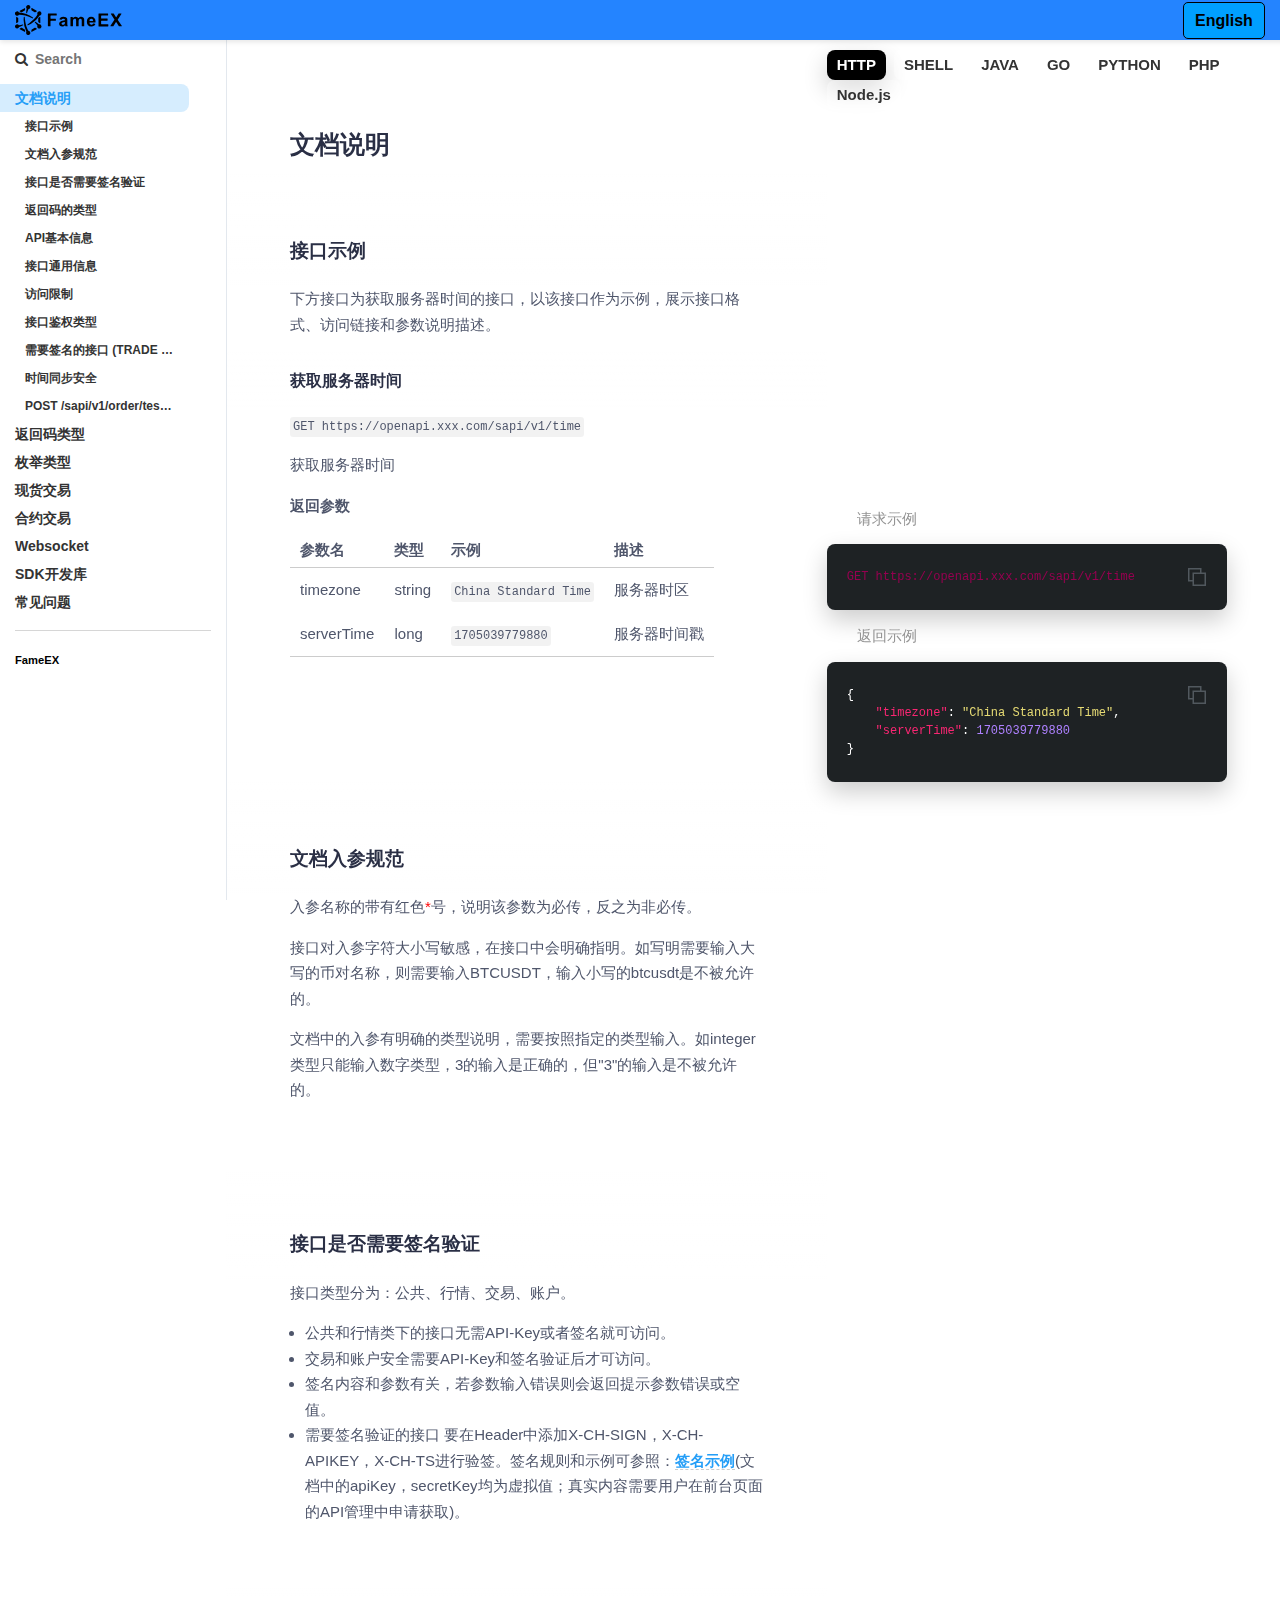
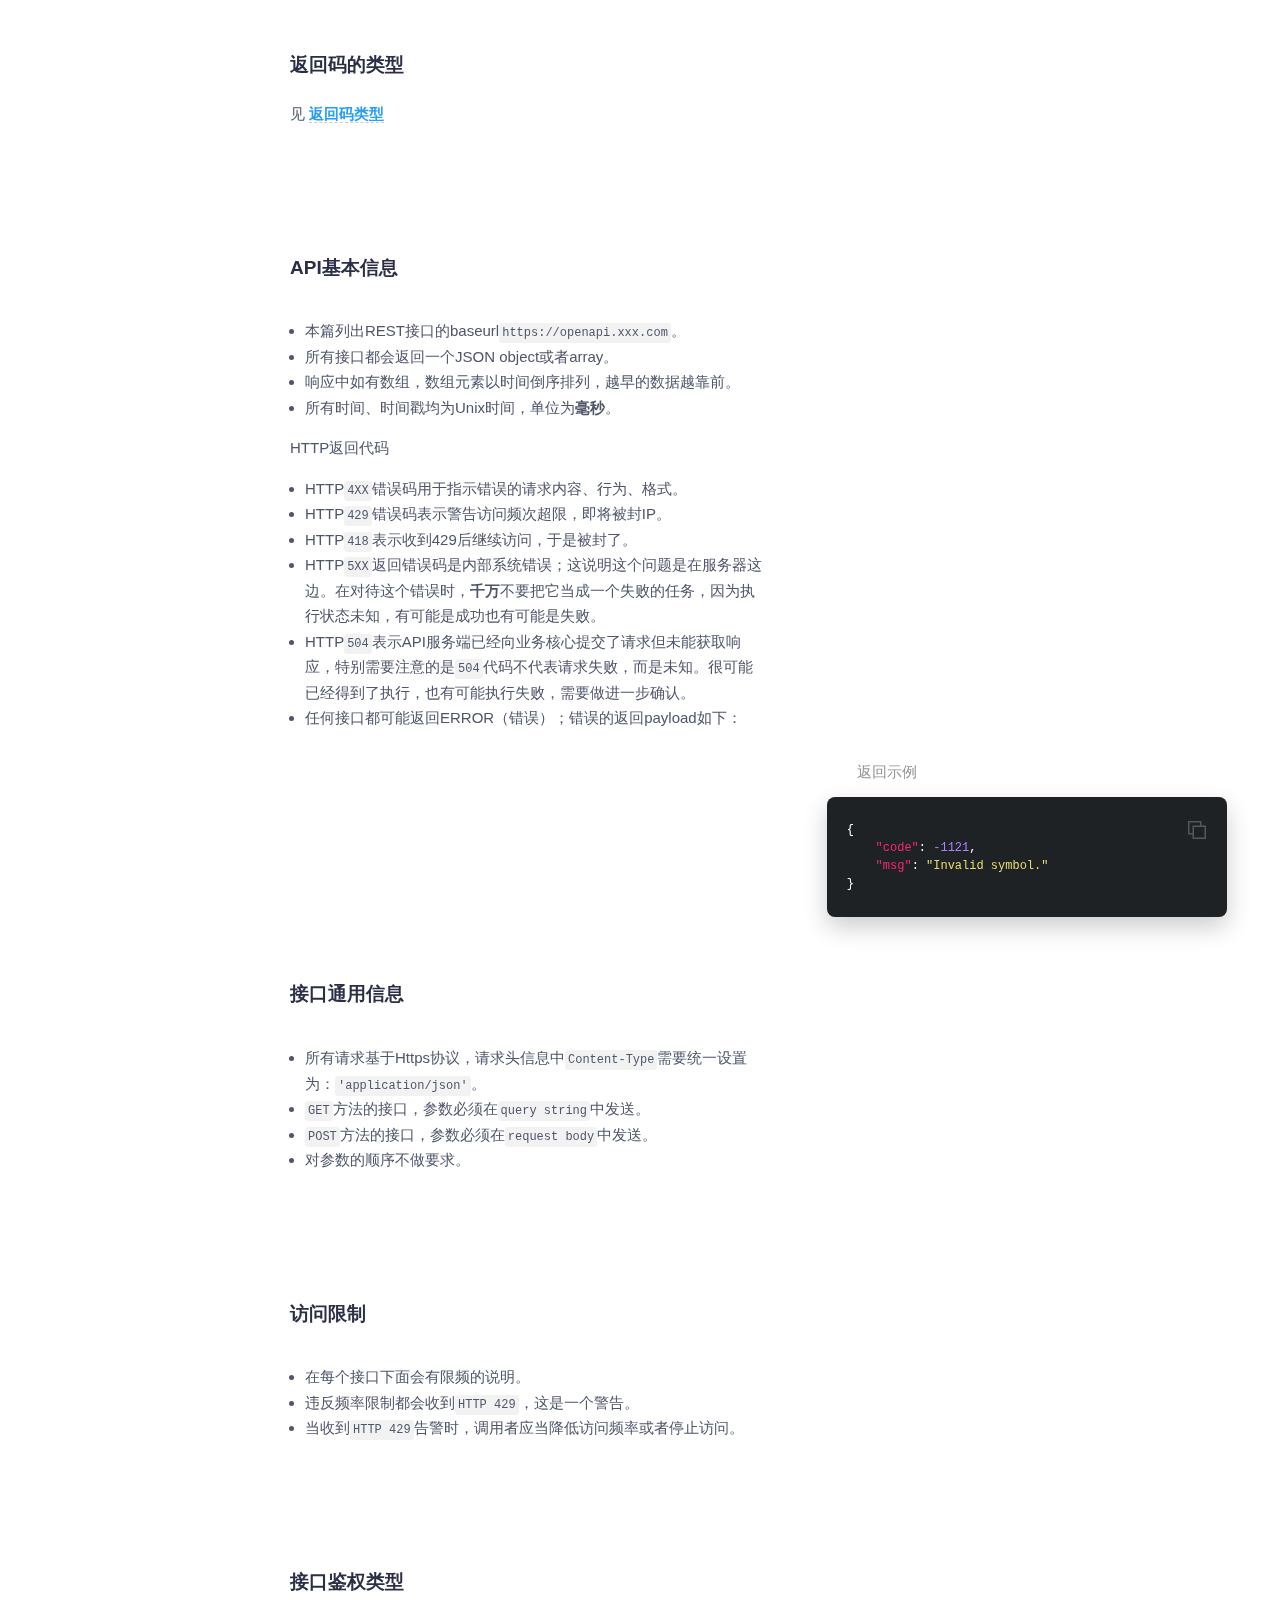
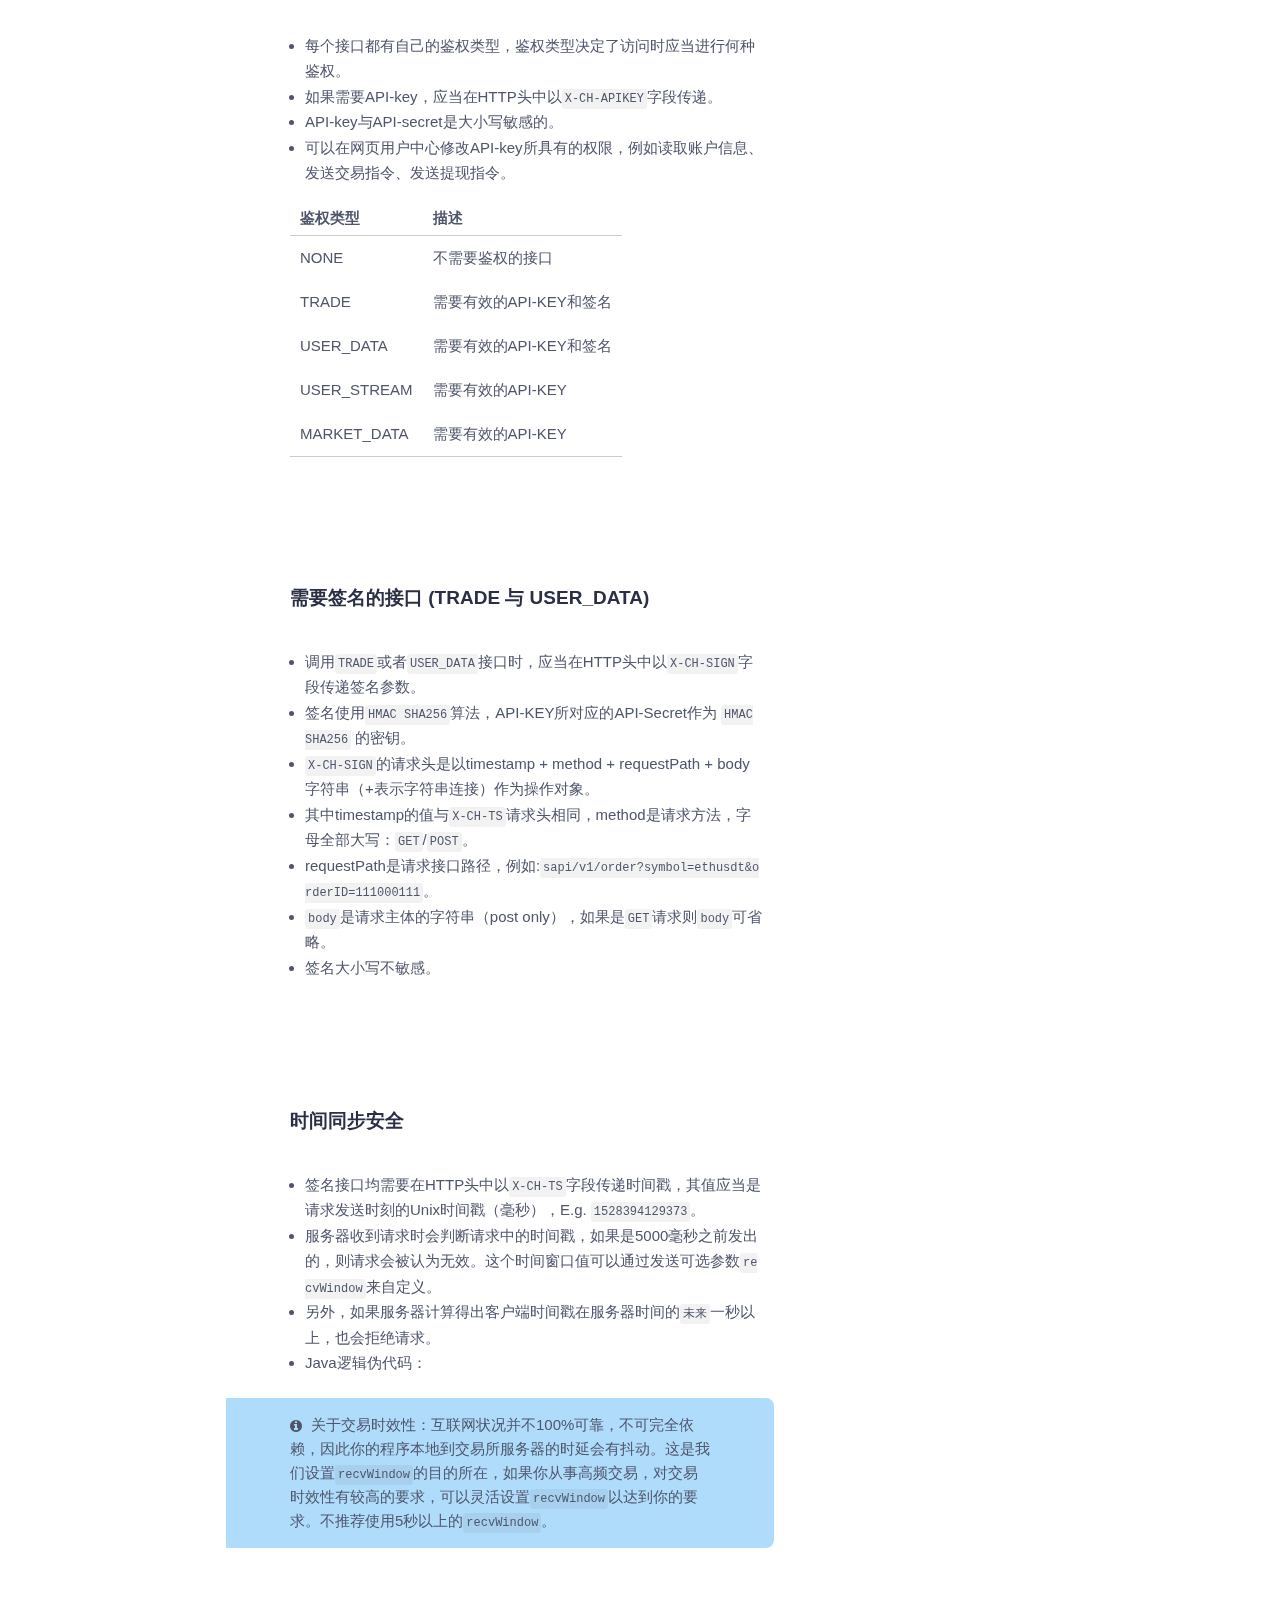
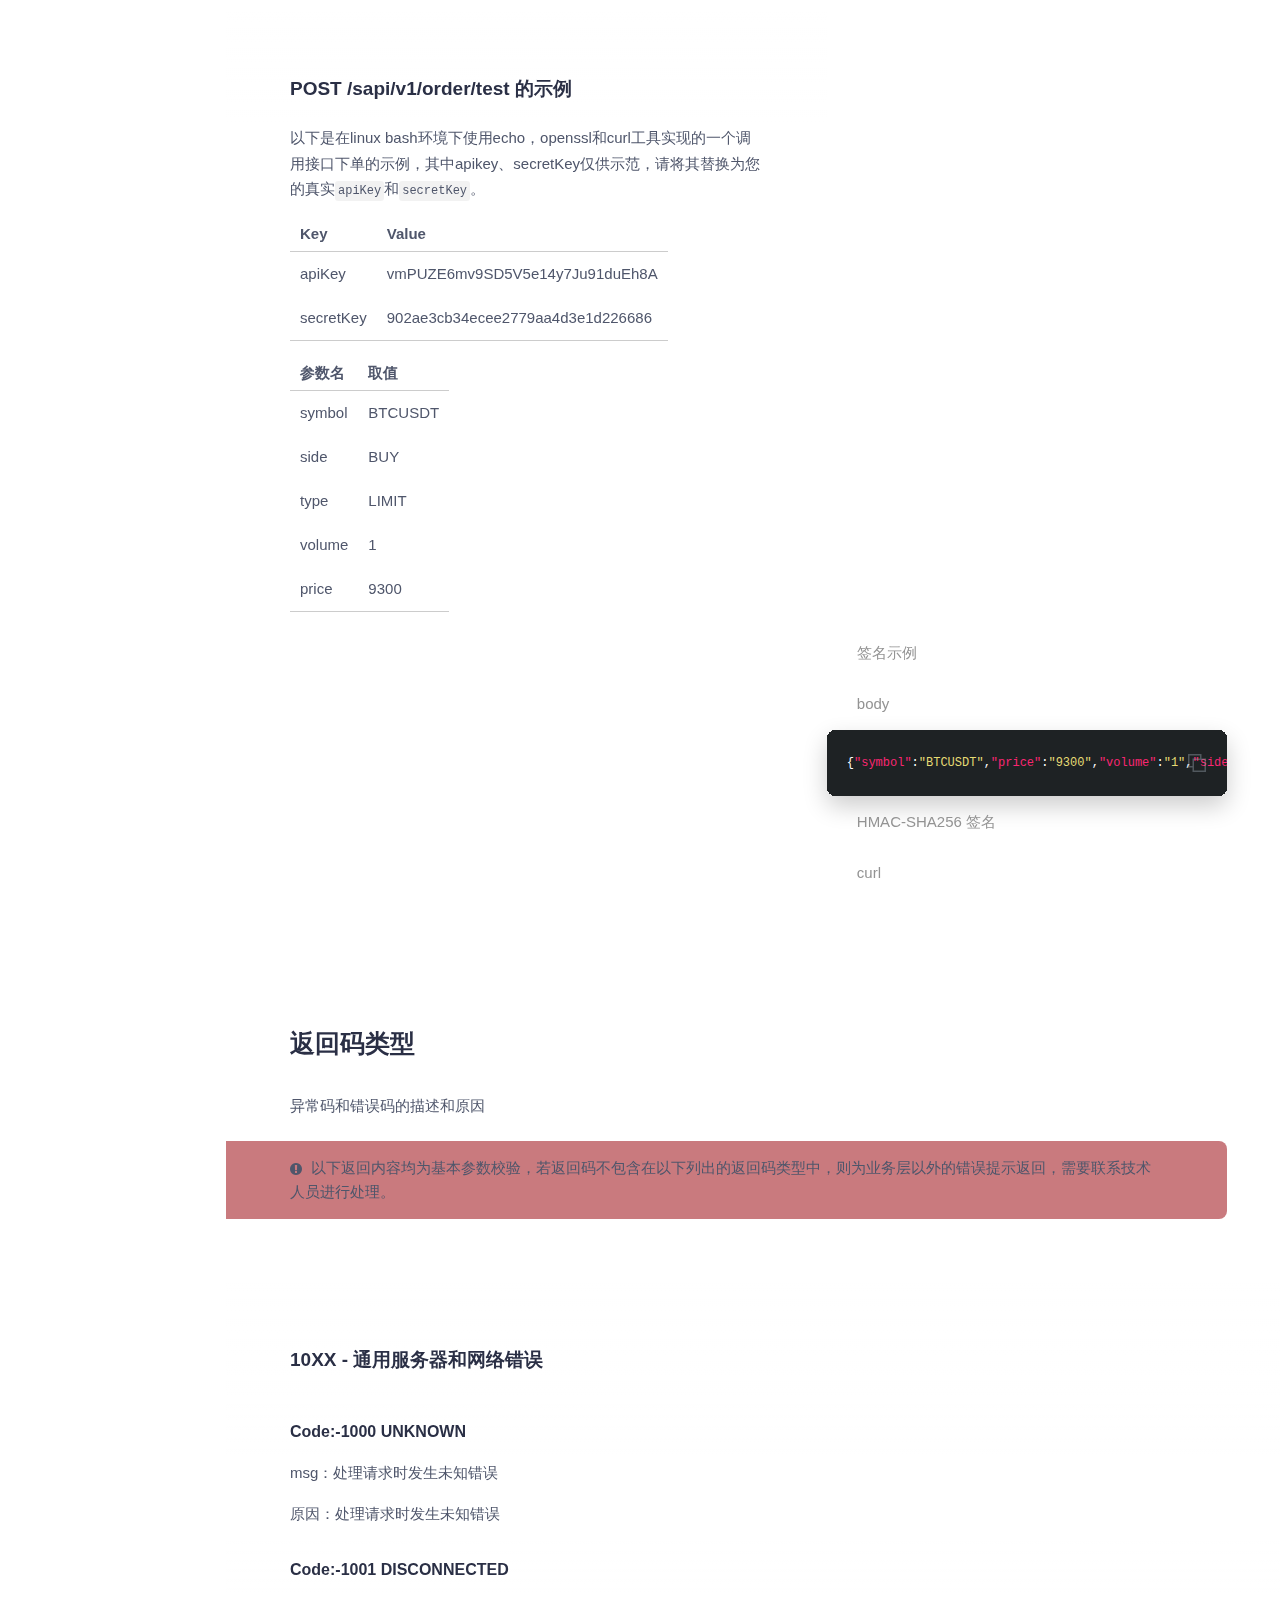
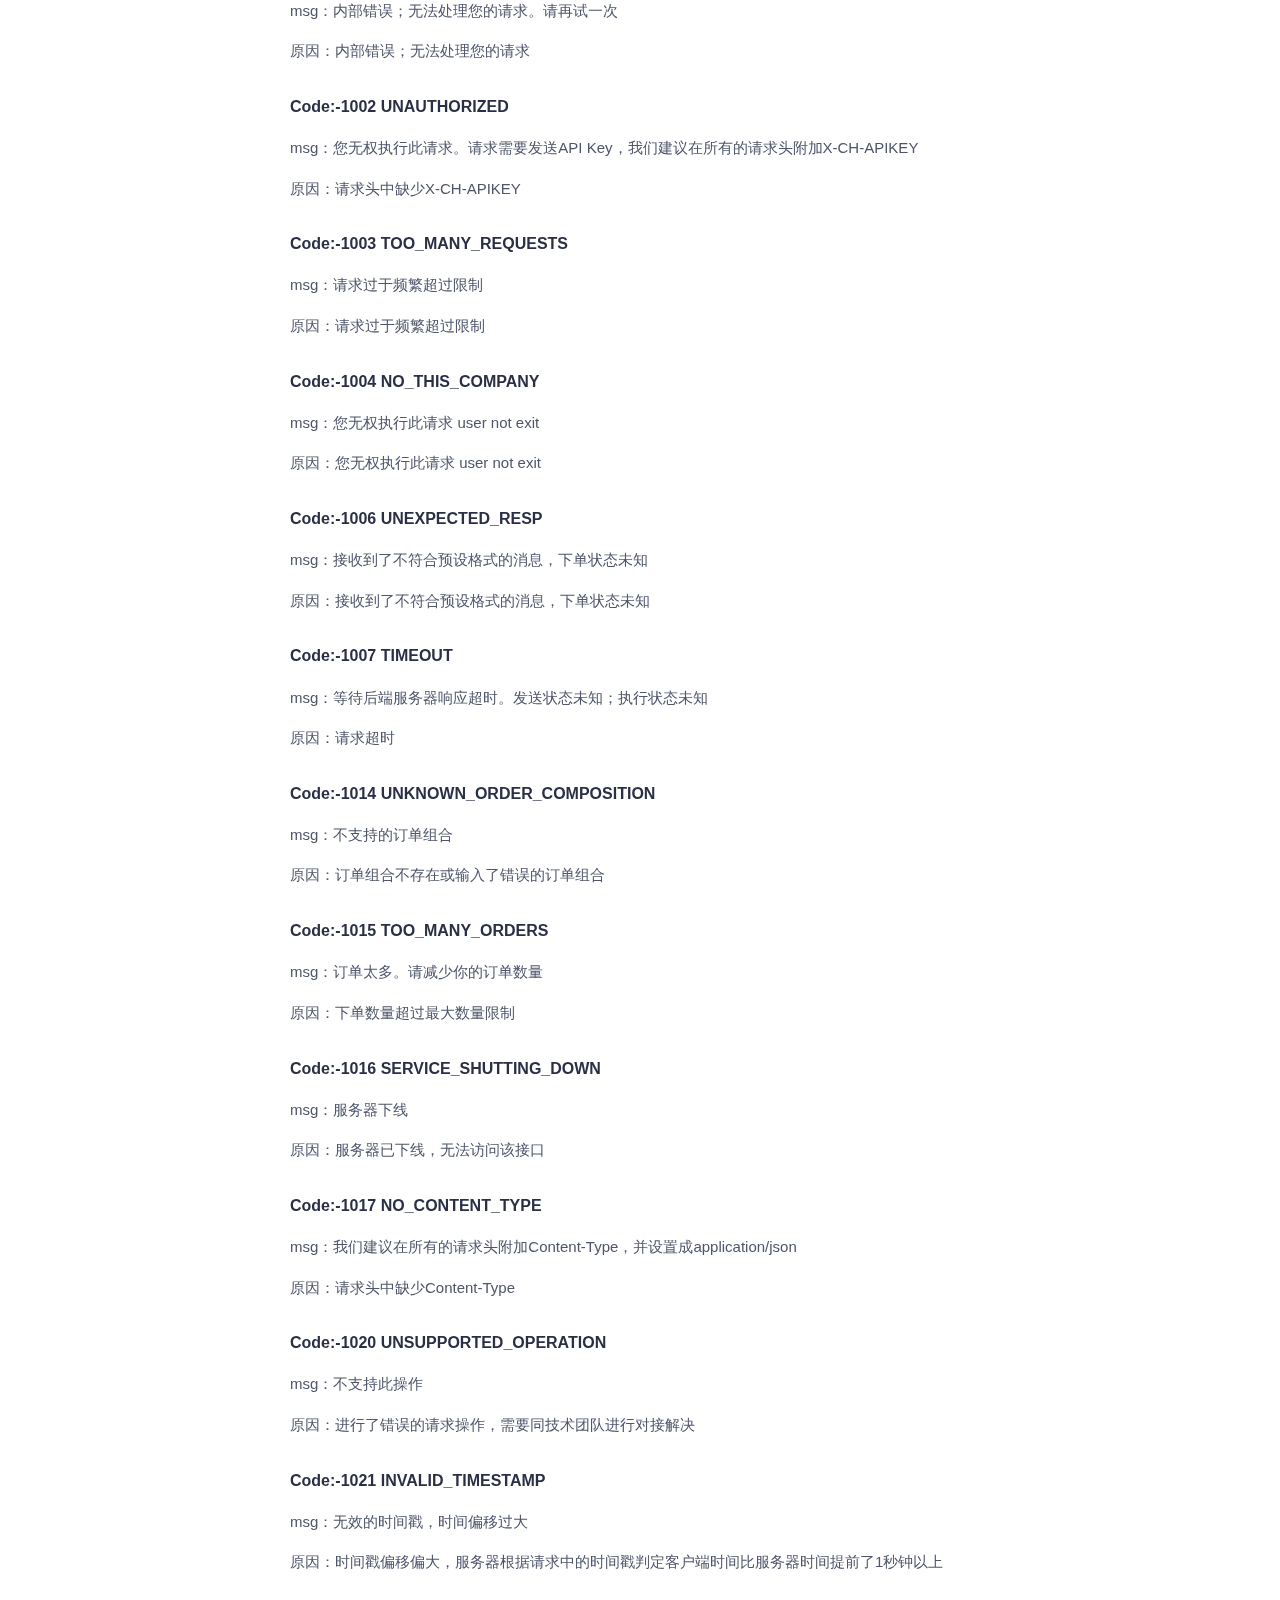
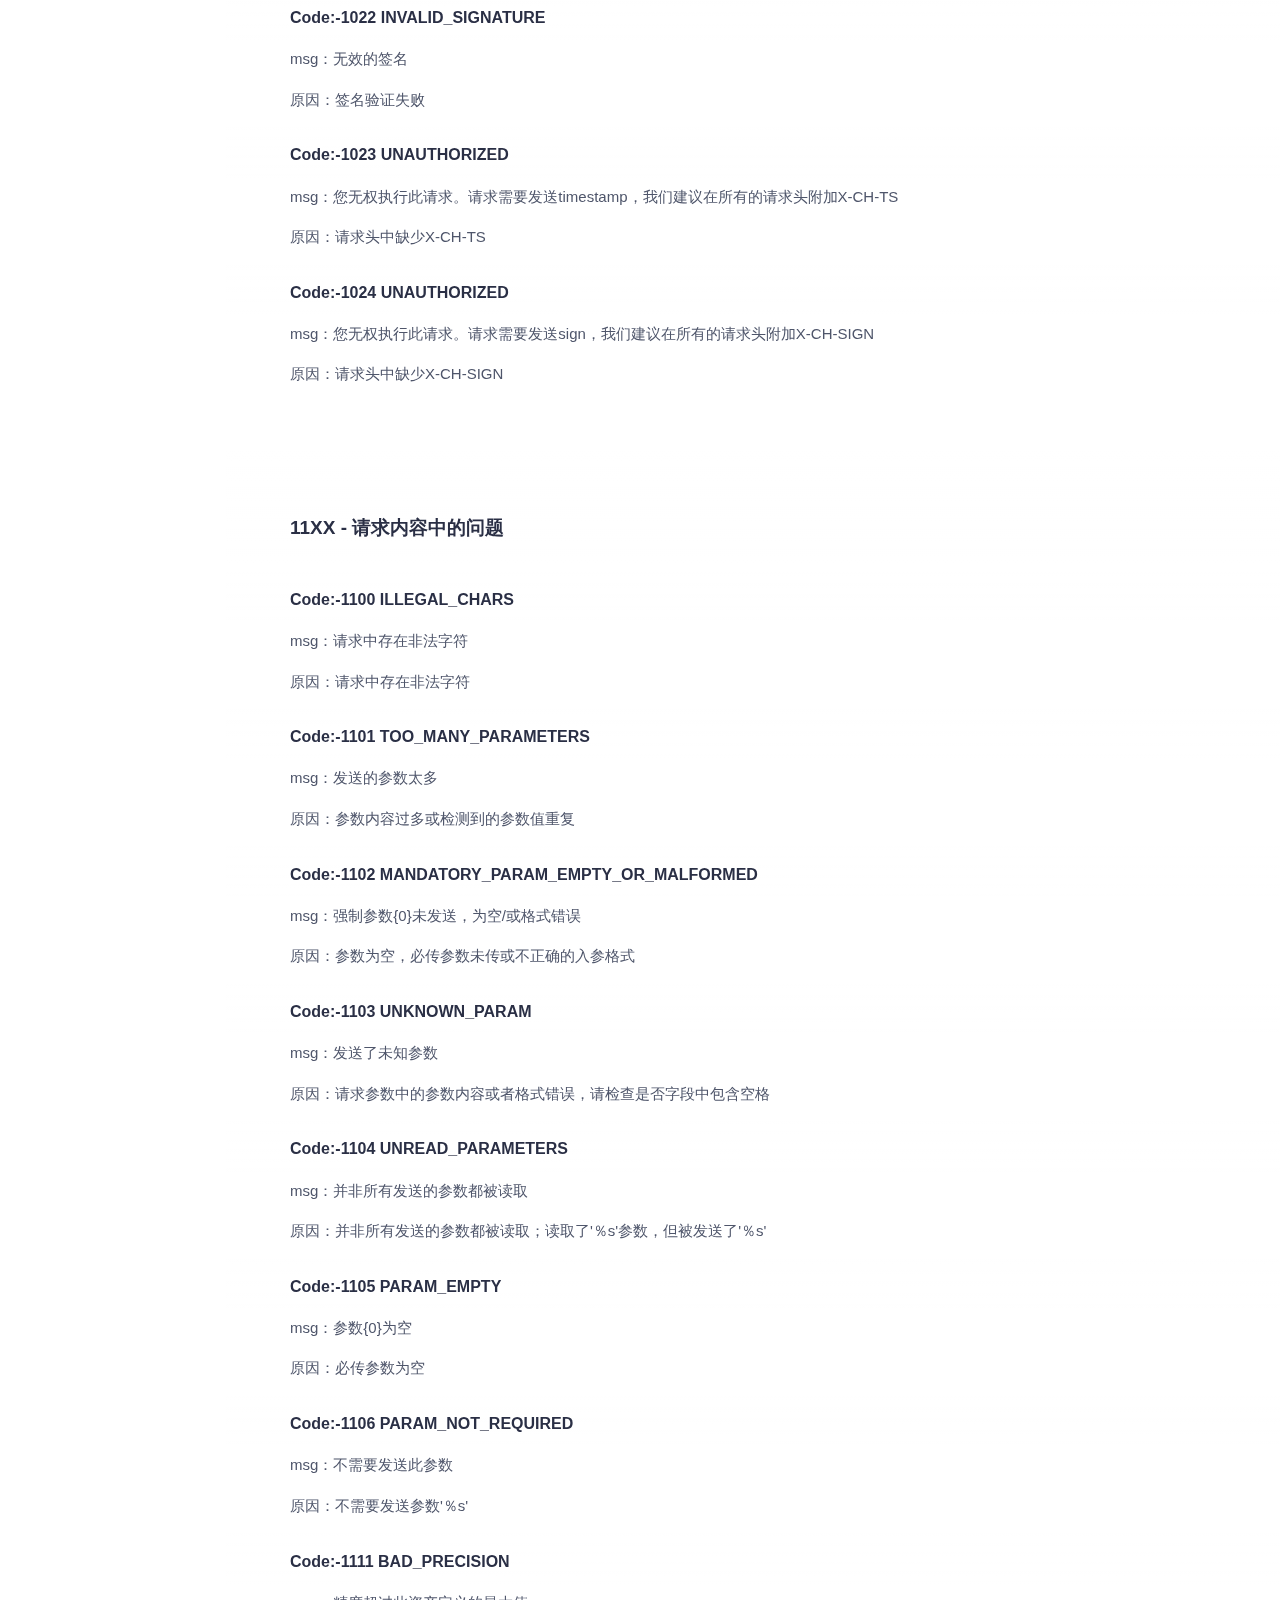
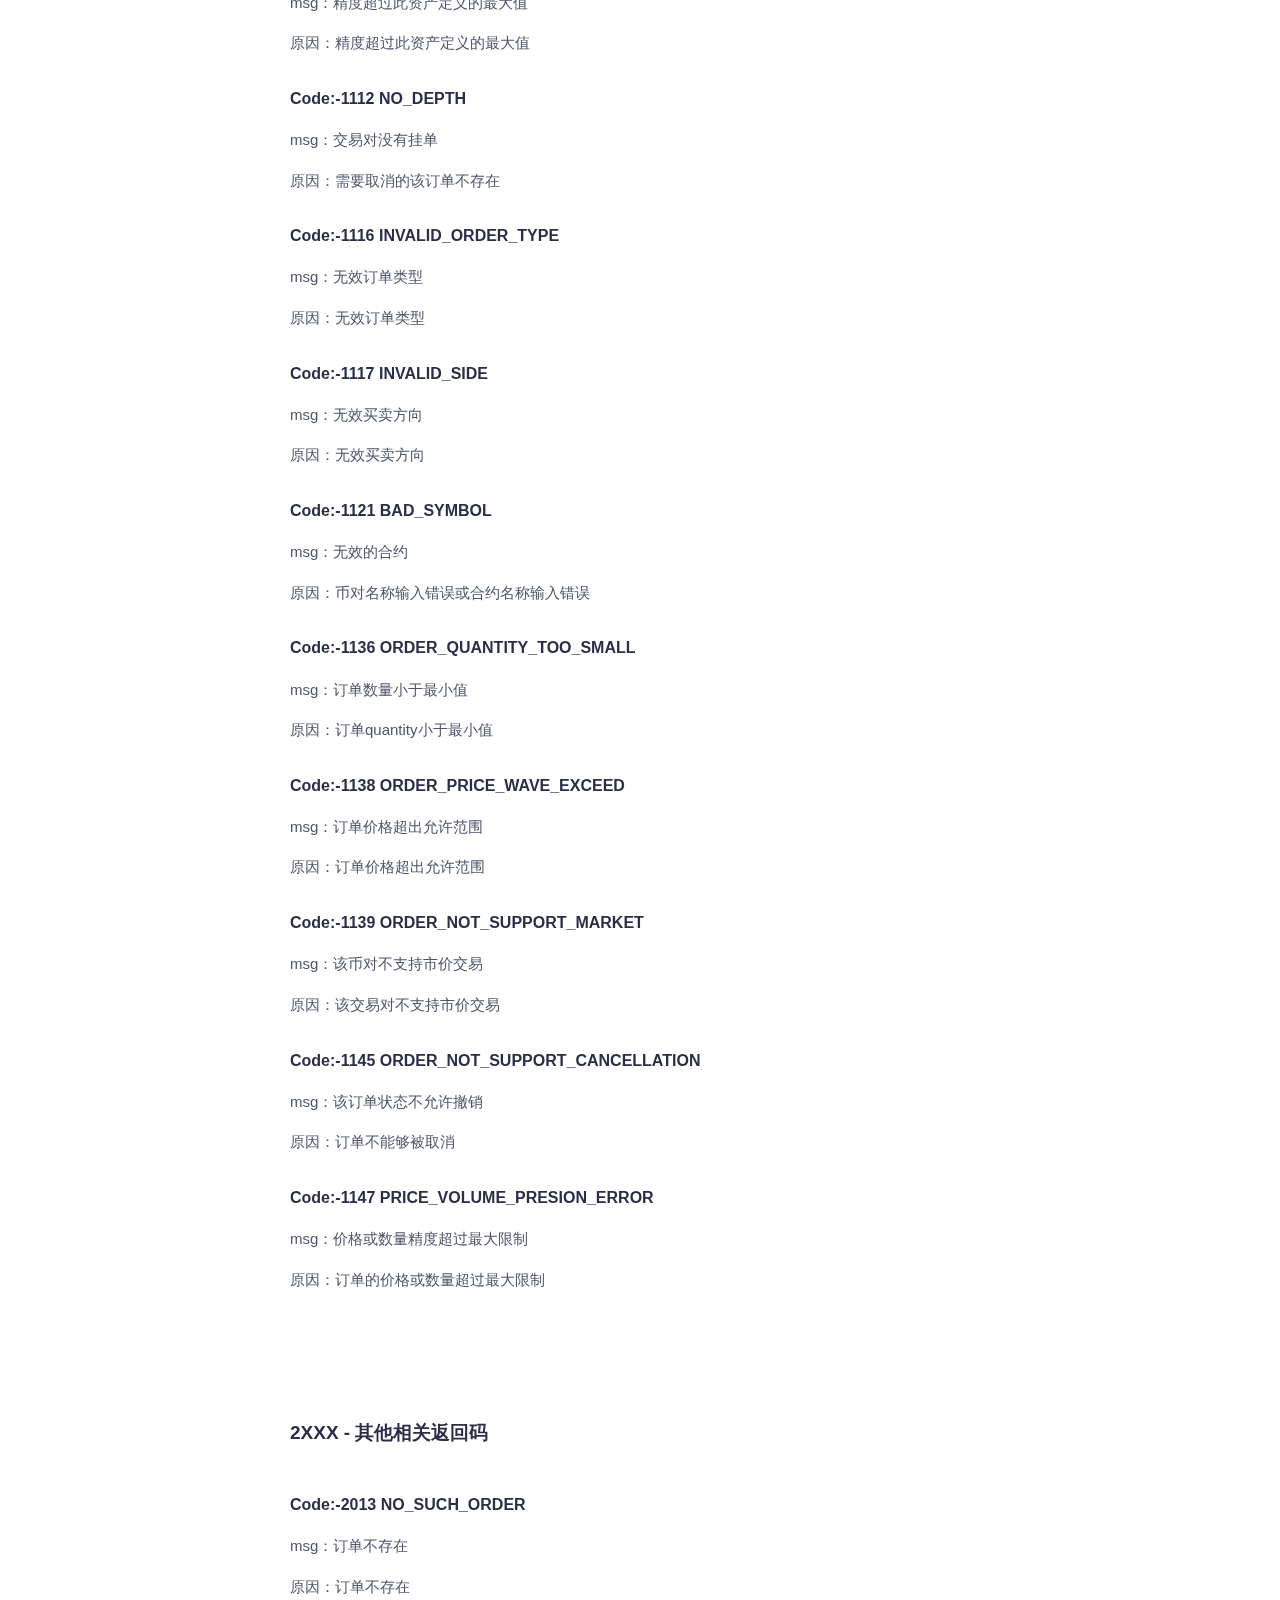
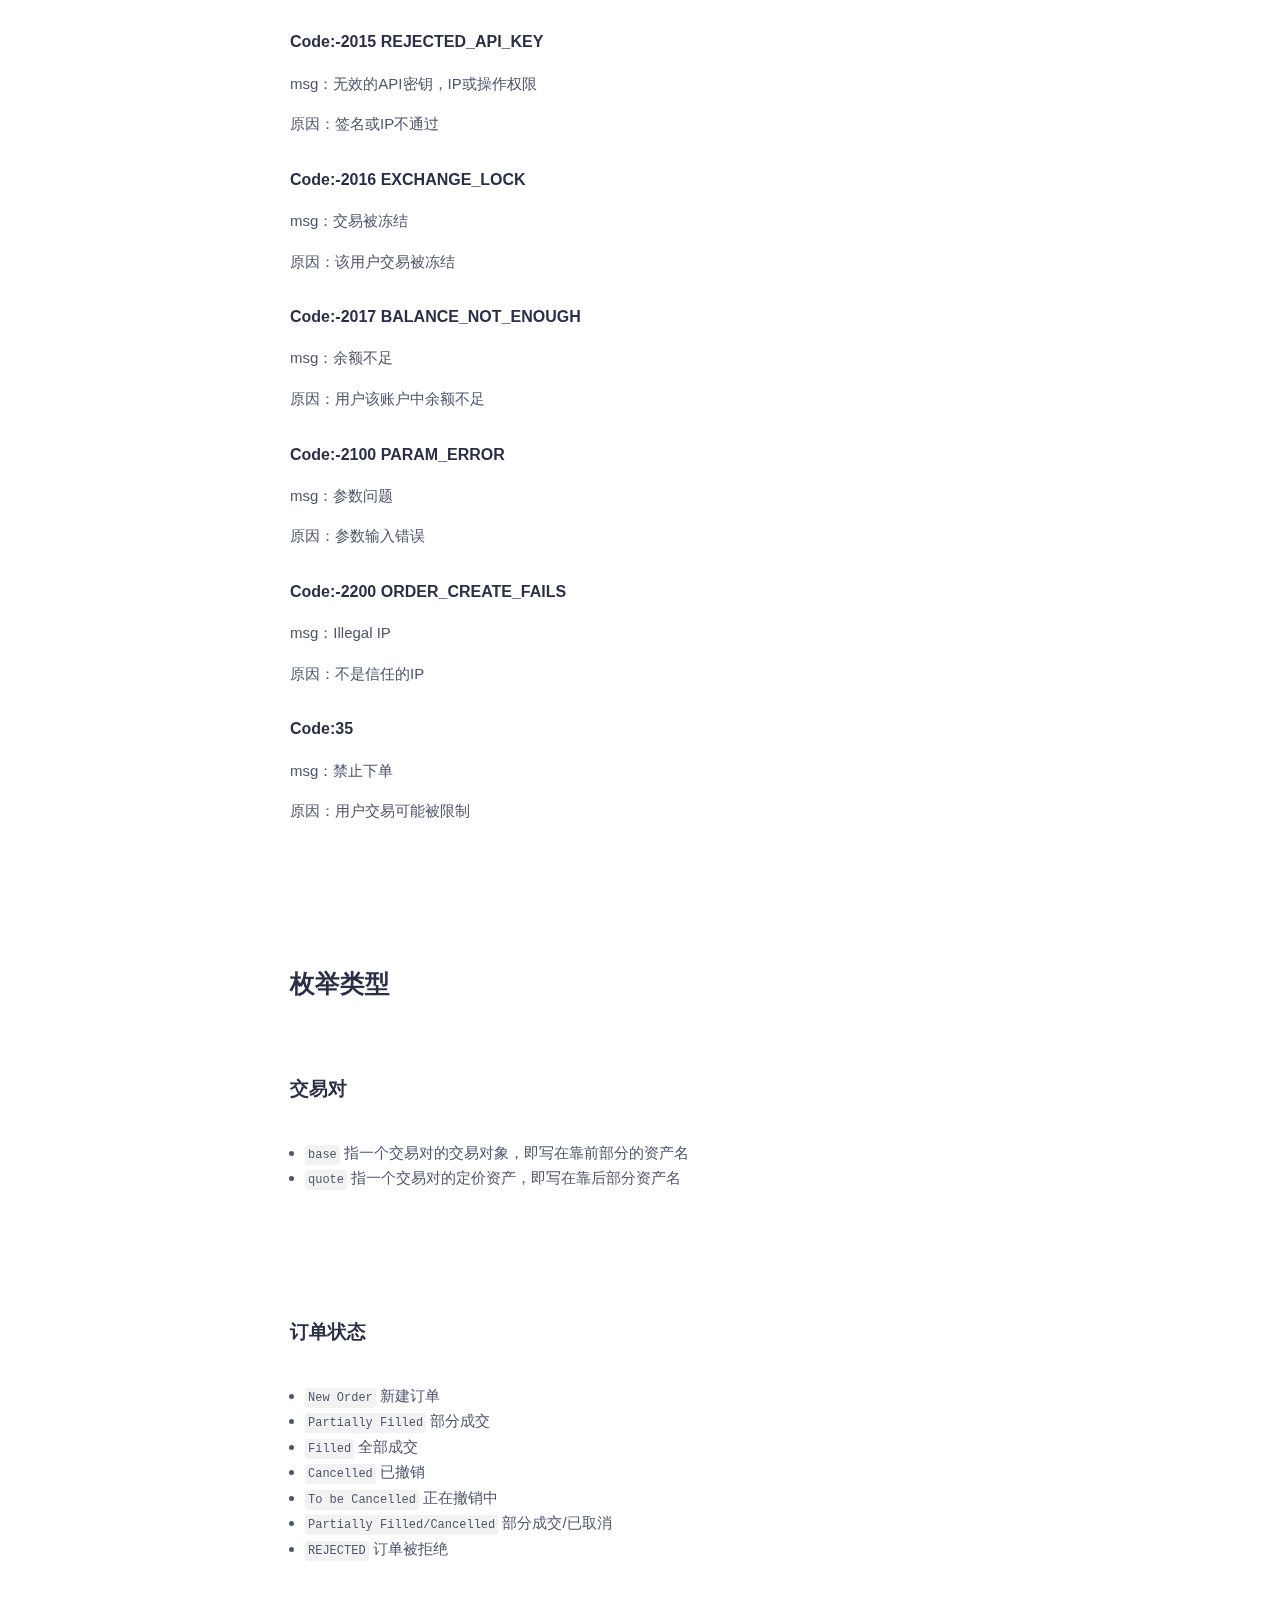
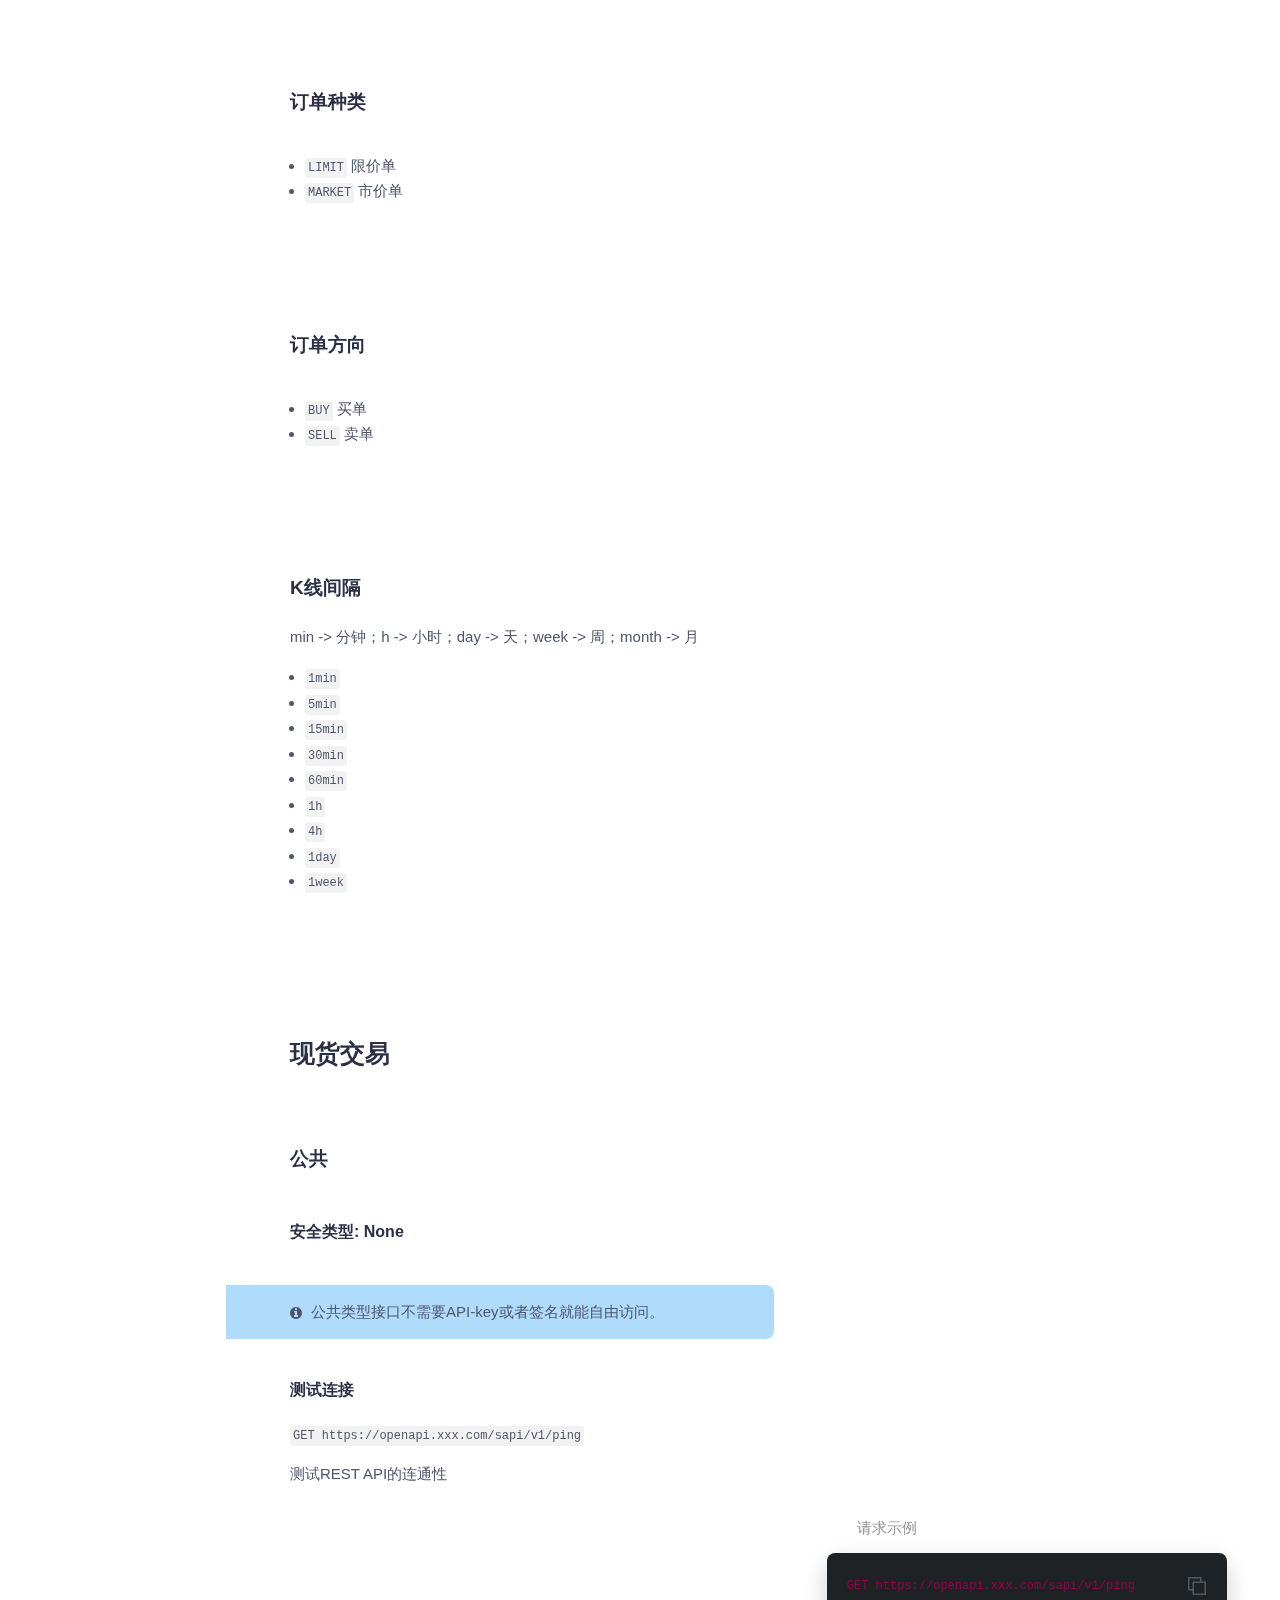
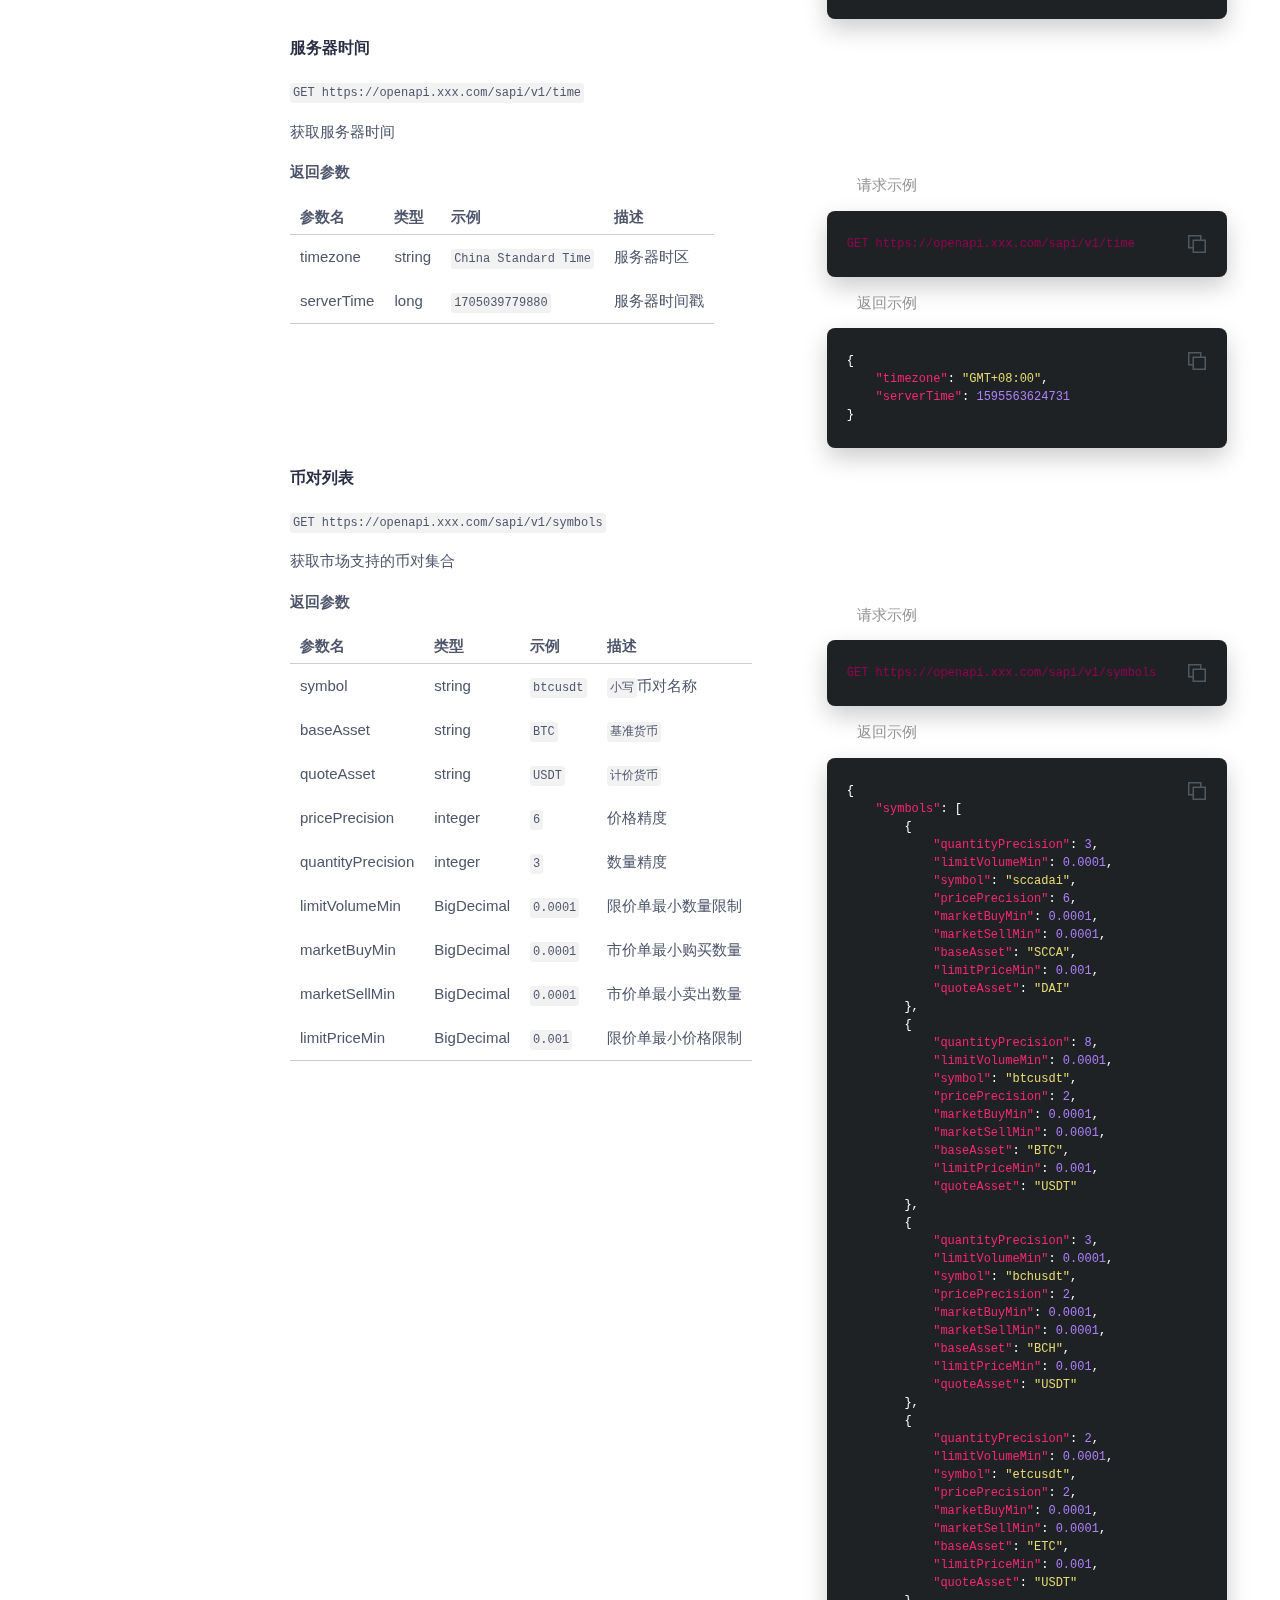
<file: index.html>
<html>
                <head>
                  <link rel="canonical" href="./zh/index.html" />
                  <meta http-equiv=refresh content="0; url=./zh/index.html" />
                  <meta name="robots" content="noindex,follow" />
                  <meta http-equiv="cache-control" content="no-cache" />
                </head>
                <body>
                </body>
              </html>
</file>
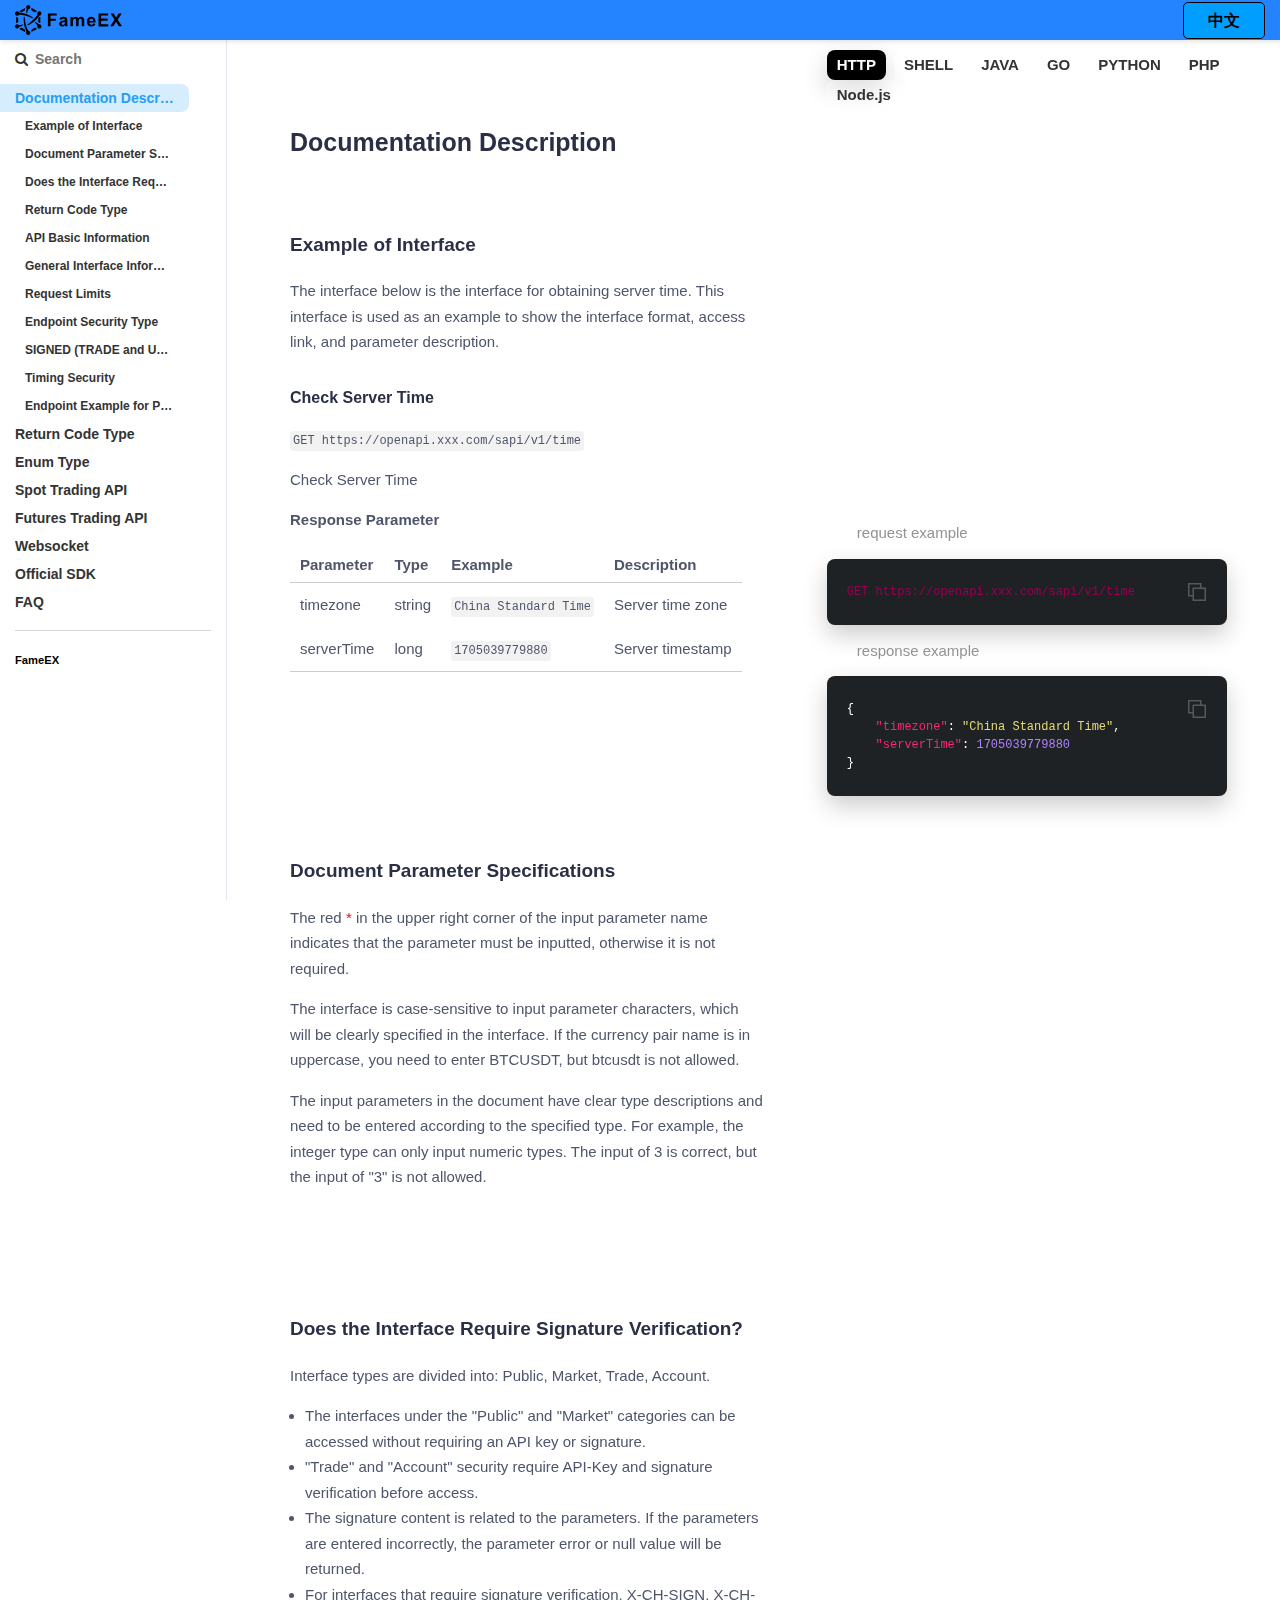
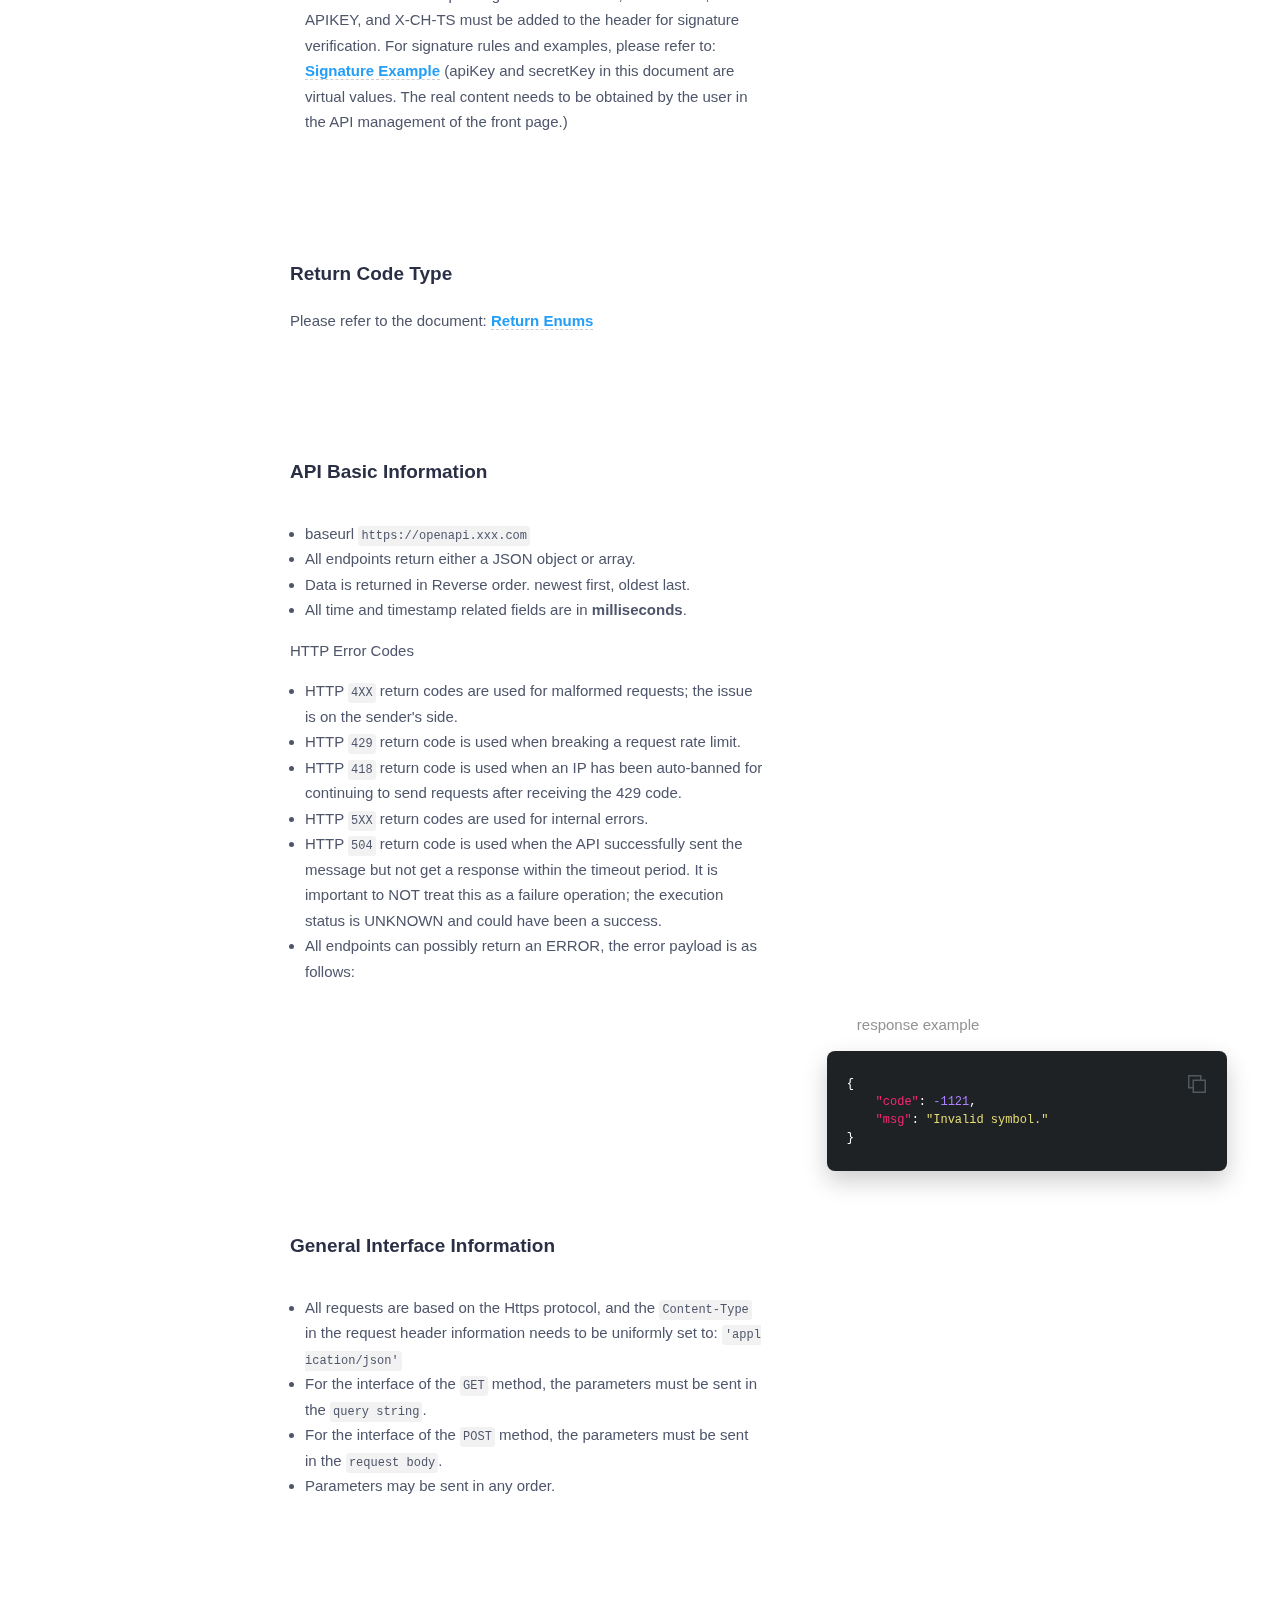
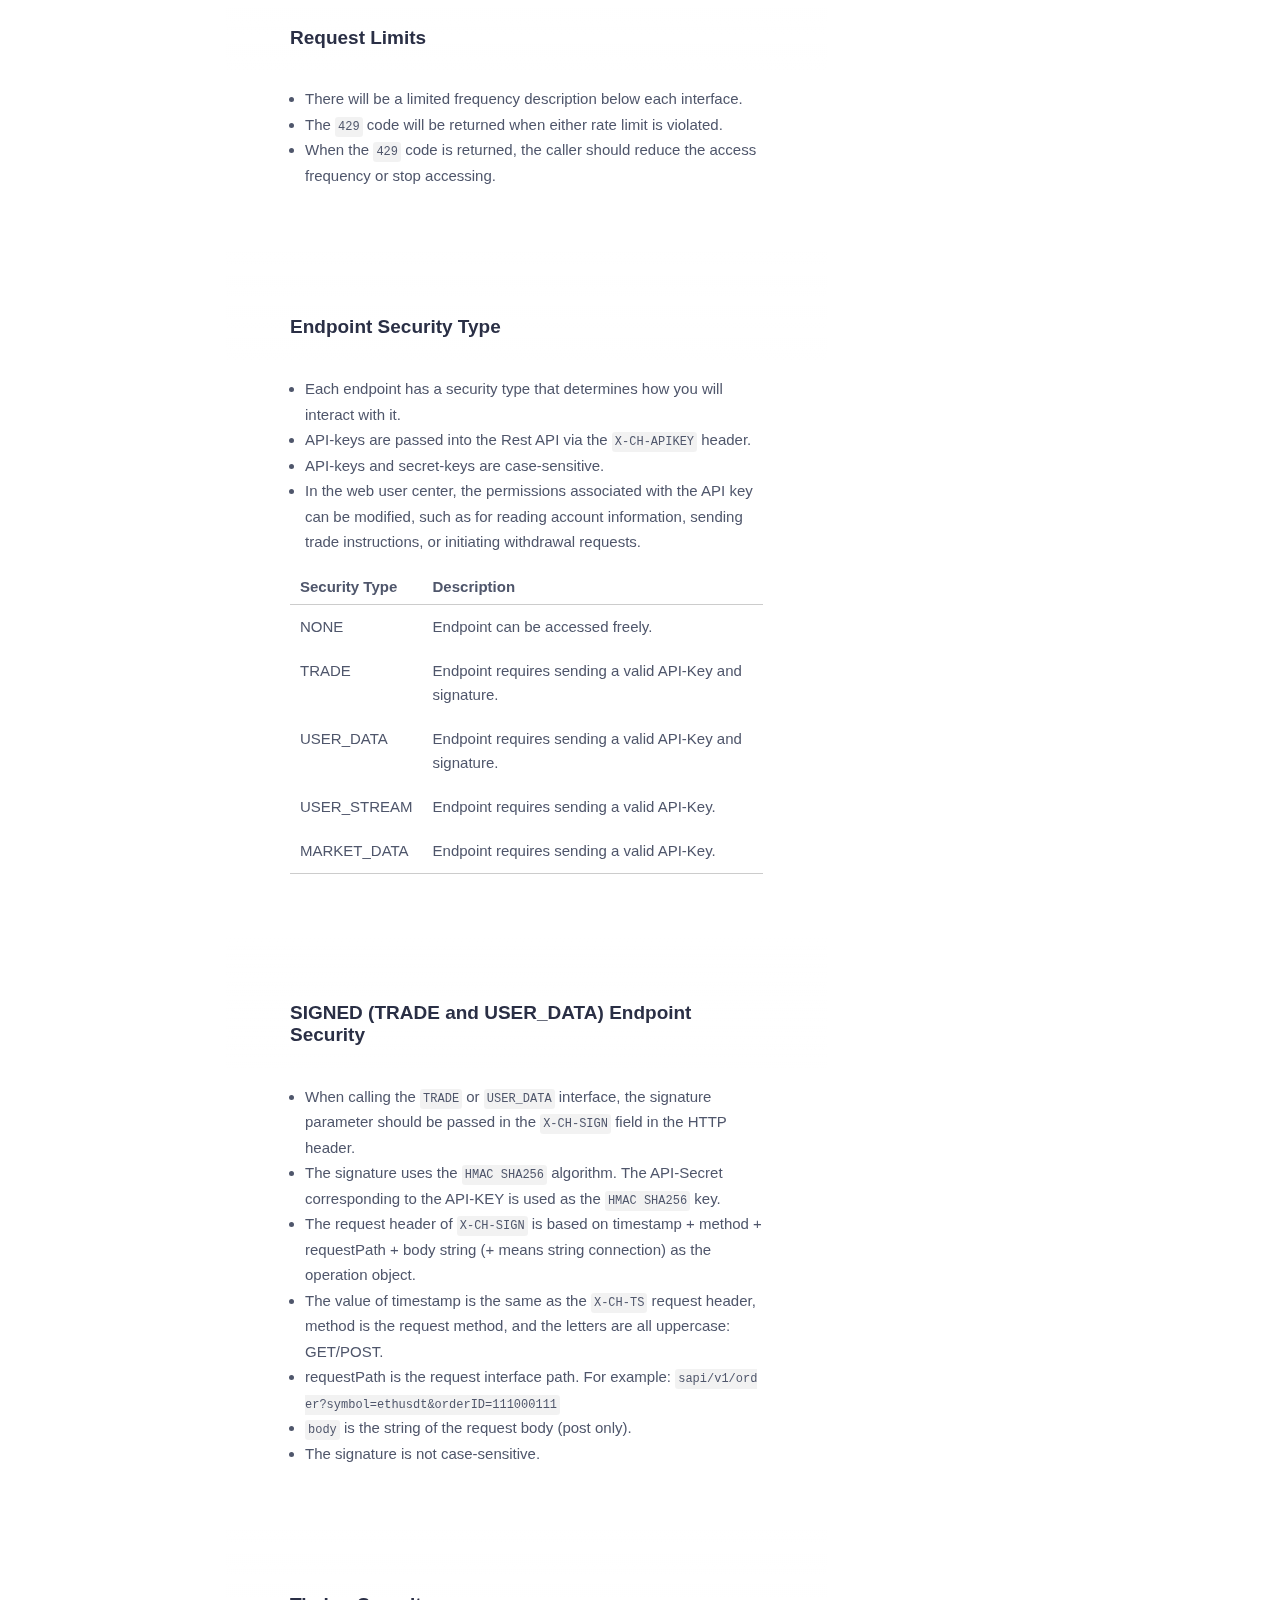
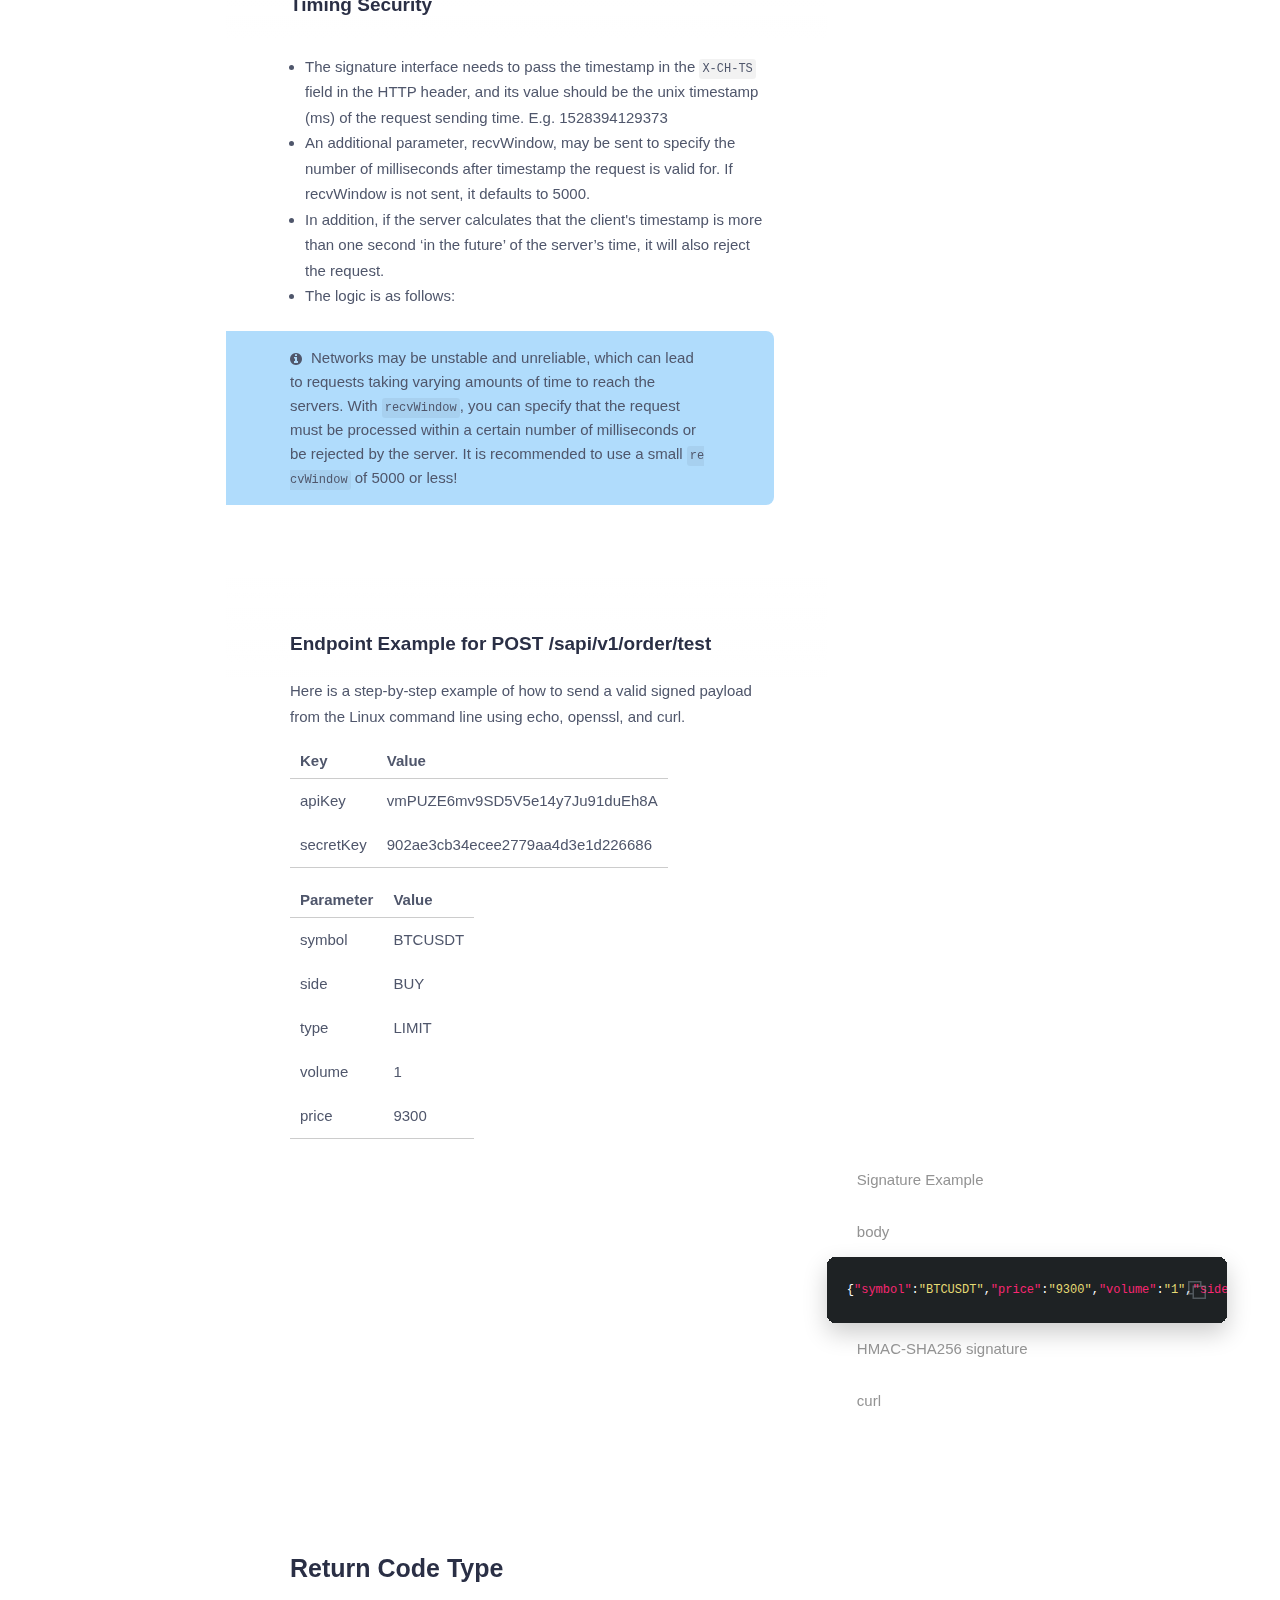
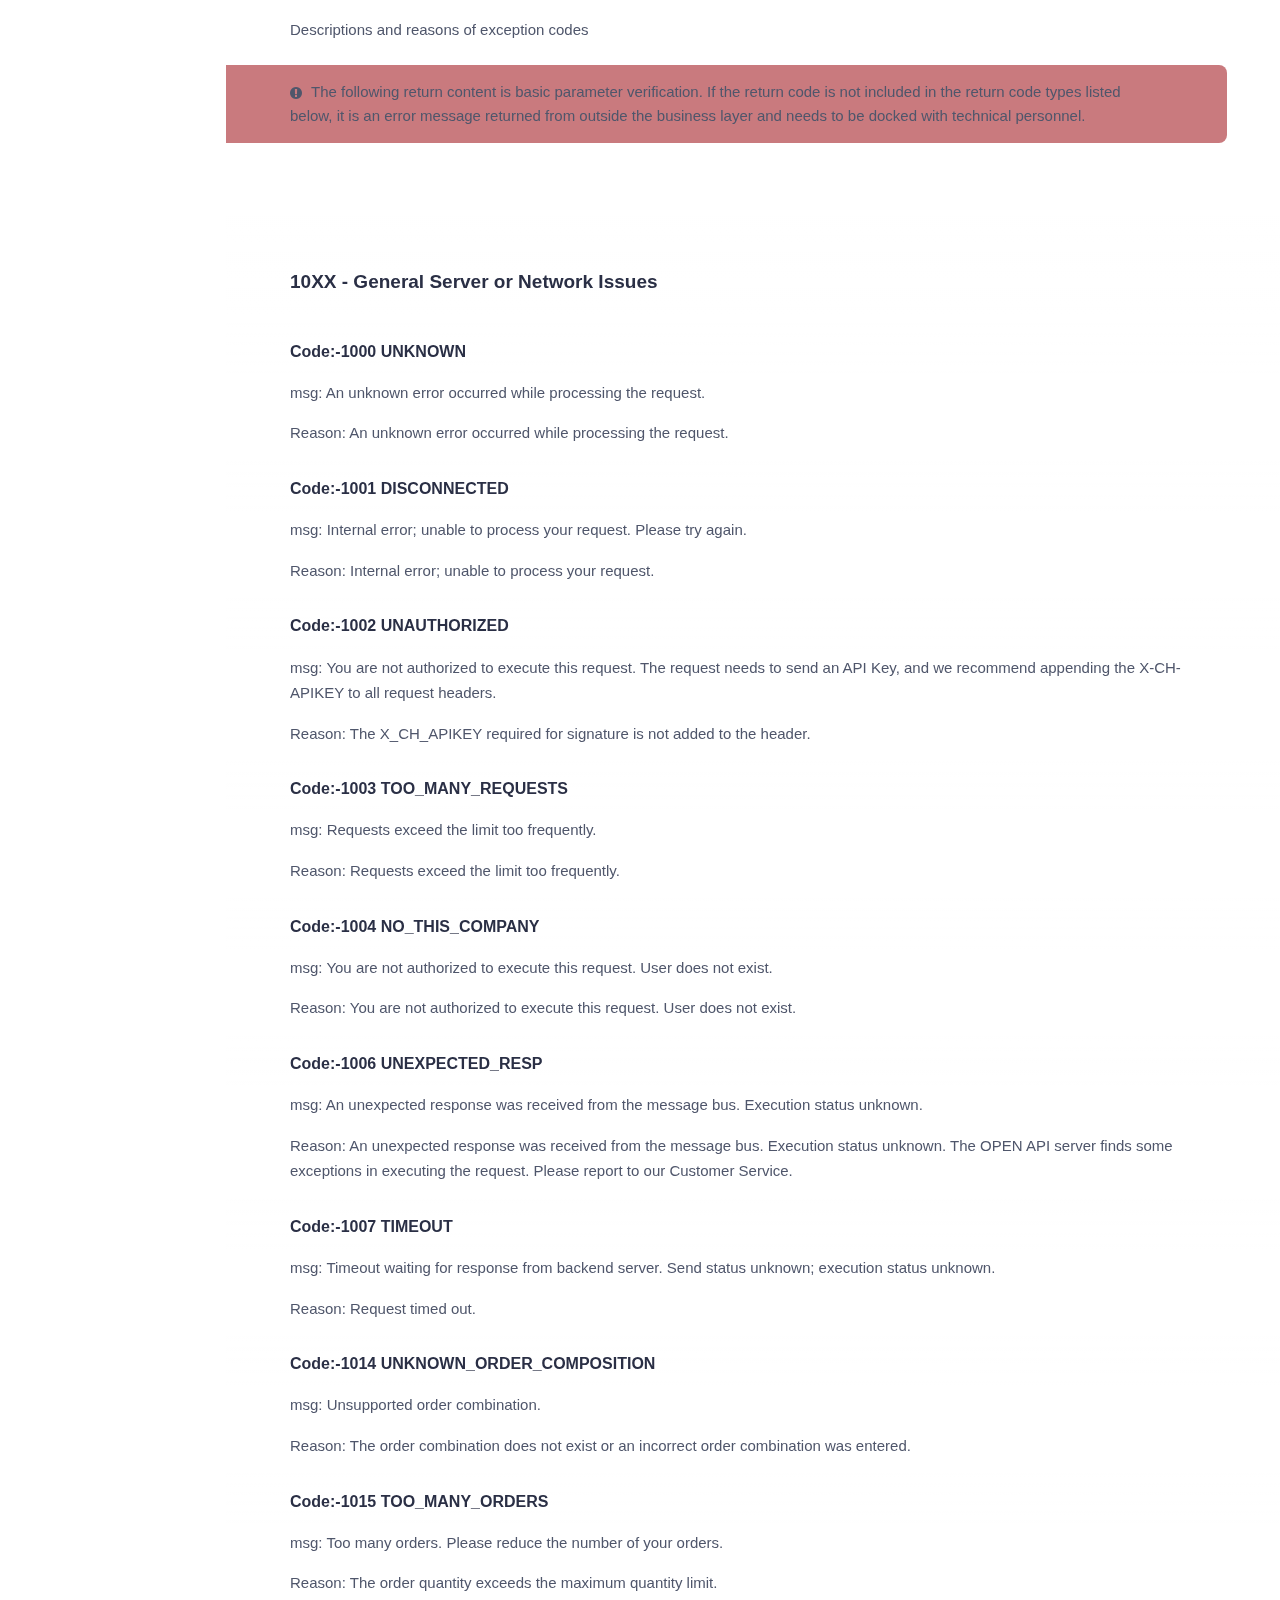
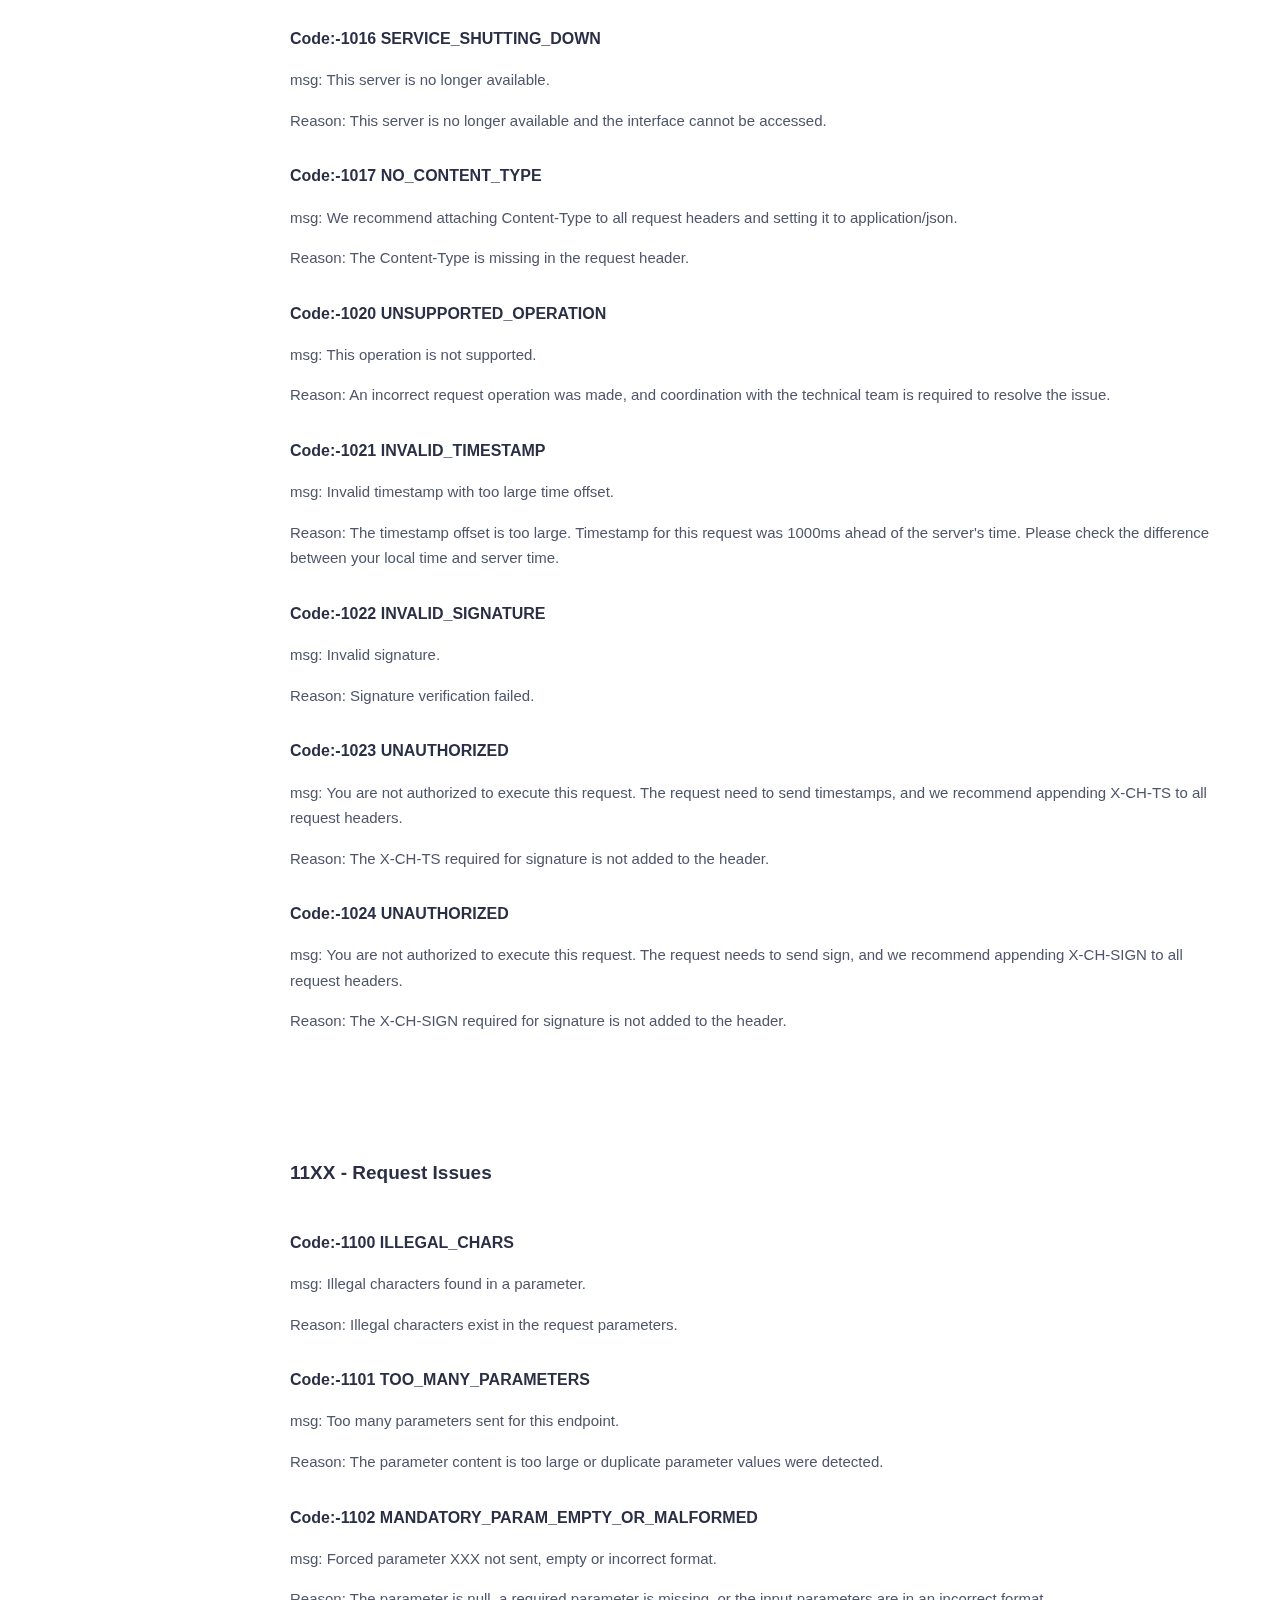
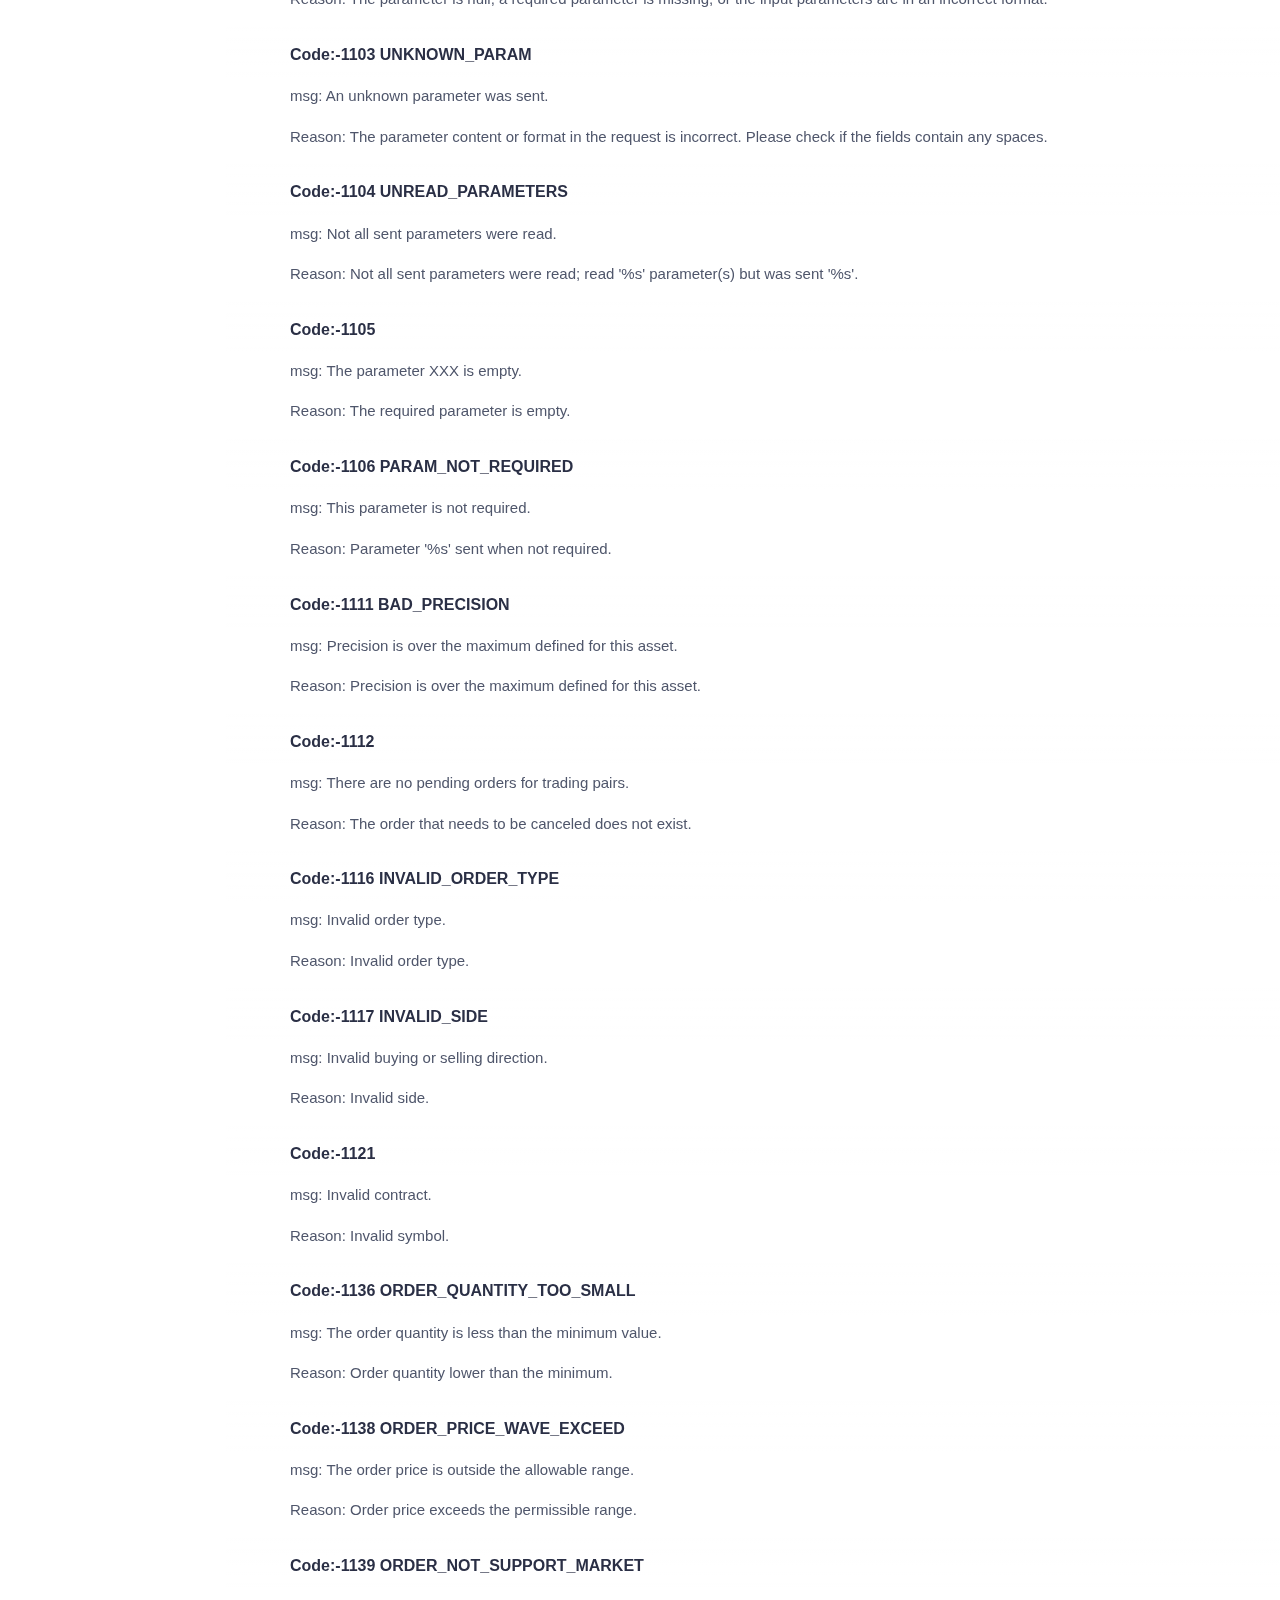
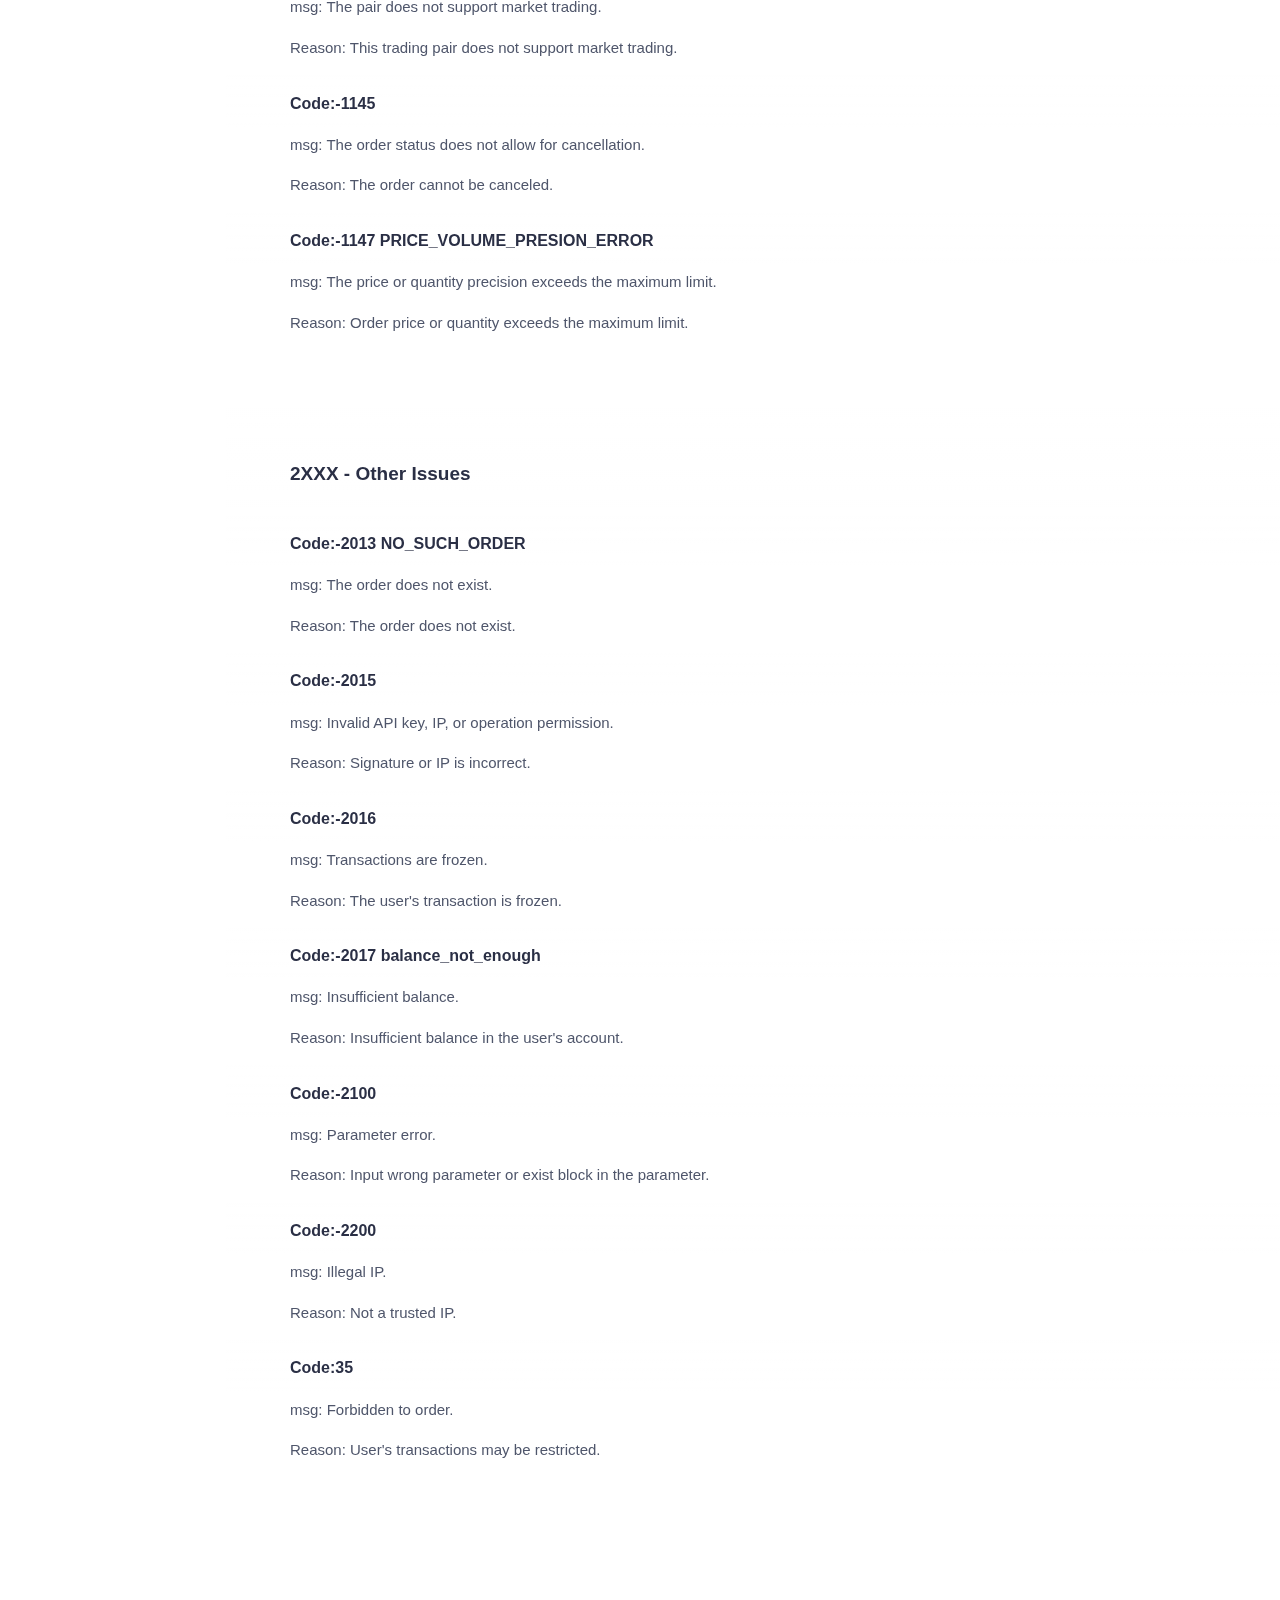
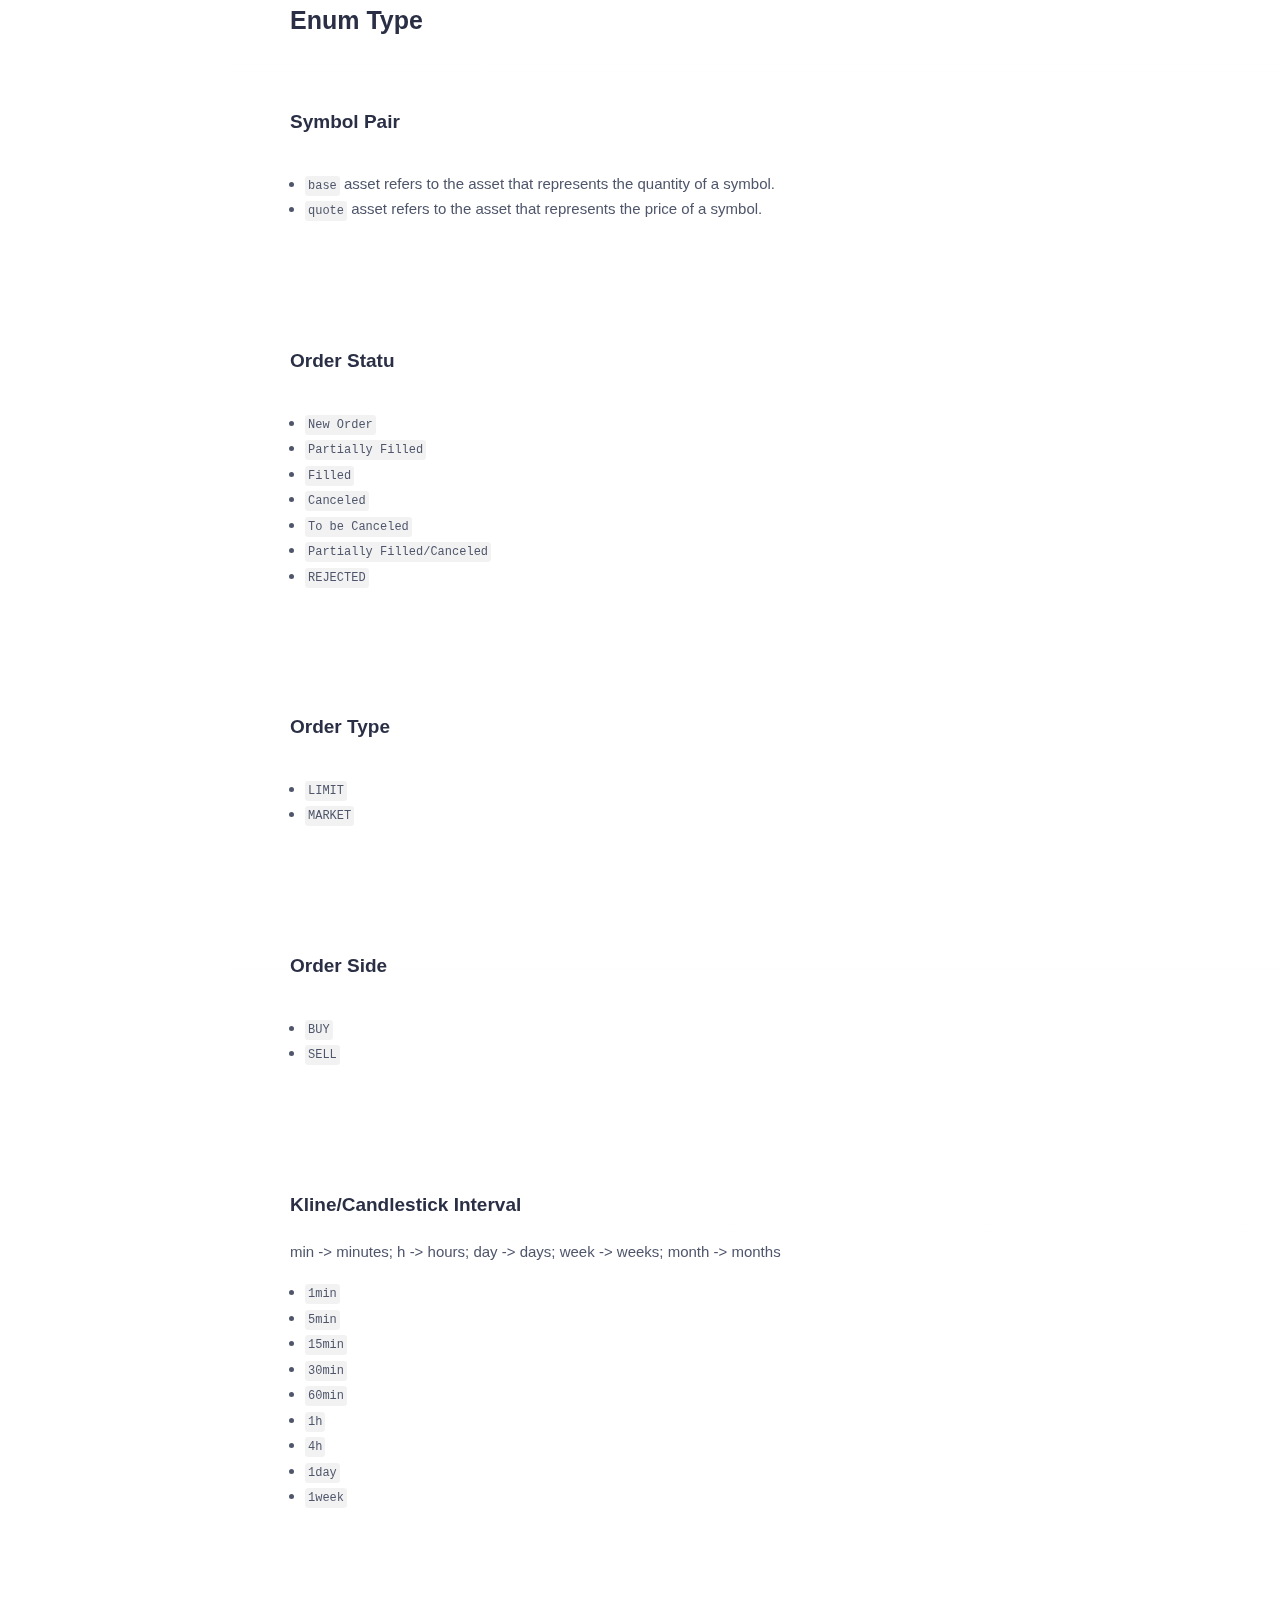
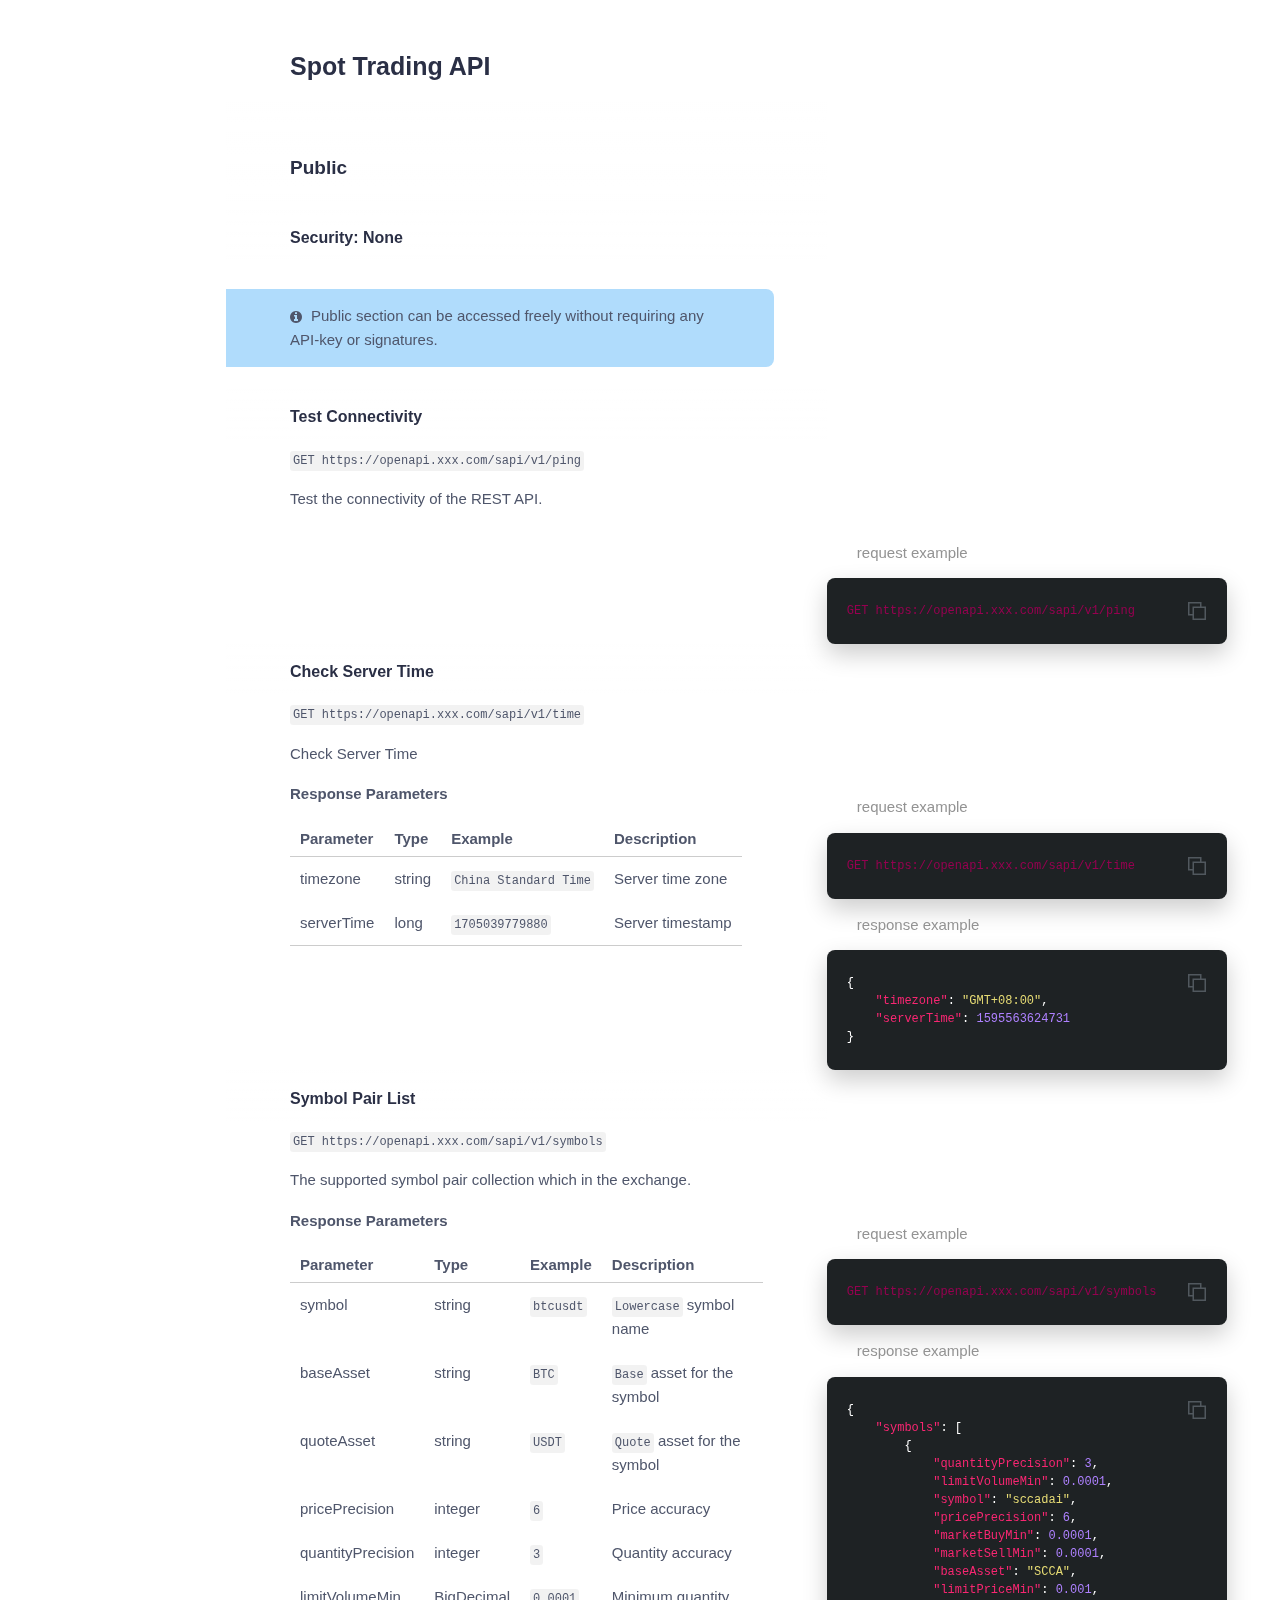
<file: en/index.html>
<!doctype html>
<html>
  <head>
    <link href="../images/favicon-5d3e445d.ico" rel="icon" type="image/ico" />
    <meta charset="utf-8">
    <meta content="IE=edge,chrome=1" http-equiv="X-UA-Compatible">
    <meta name="viewport" content="width=device-width, initial-scale=1, maximum-scale=1">
        <meta
            name="FameEX OpenAPI Docs"
            content="Documentation for the FameEX OpenAPI"
        >
    <title>FameEX OpenAPI Docs</title>

    <style media="screen">
      .highlight table td { padding: 5px; }
.highlight table pre { margin: 0; }
.highlight .gh {
  color: #999999;
}
.highlight .sr {
  color: #f6aa11;
}
.highlight .go {
  color: #888888;
}
.highlight .gp {
  color: #555555;
}
.highlight .gs {
}
.highlight .gu {
  color: #aaaaaa;
}
.highlight .nb {
  color: #f6aa11;
}
.highlight .cm {
  color: #75715e;
}
.highlight .cp {
  color: #75715e;
}
.highlight .c1 {
  color: #75715e;
}
.highlight .cs {
  color: #75715e;
}
.highlight .c, .highlight .ch, .highlight .cd, .highlight .cpf {
  color: #75715e;
}
.highlight .err {
  color: #960050;
}
.highlight .gr {
  color: #960050;
}
.highlight .gt {
  color: #960050;
}
.highlight .gd {
  color: #49483e;
}
.highlight .gi {
  color: #49483e;
}
.highlight .ge {
  color: #49483e;
}
.highlight .kc {
  color: #66d9ef;
}
.highlight .kd {
  color: #66d9ef;
}
.highlight .kr {
  color: #66d9ef;
}
.highlight .no {
  color: #66d9ef;
}
.highlight .kt {
  color: #66d9ef;
}
.highlight .mf {
  color: #ae81ff;
}
.highlight .mh {
  color: #ae81ff;
}
.highlight .il {
  color: #ae81ff;
}
.highlight .mi {
  color: #ae81ff;
}
.highlight .mo {
  color: #ae81ff;
}
.highlight .m, .highlight .mb, .highlight .mx {
  color: #ae81ff;
}
.highlight .sc {
  color: #ae81ff;
}
.highlight .se {
  color: #ae81ff;
}
.highlight .ss {
  color: #ae81ff;
}
.highlight .sd {
  color: #e6db74;
}
.highlight .s2 {
  color: #e6db74;
}
.highlight .sb {
  color: #e6db74;
}
.highlight .sh {
  color: #e6db74;
}
.highlight .si {
  color: #e6db74;
}
.highlight .sx {
  color: #e6db74;
}
.highlight .s1 {
  color: #e6db74;
}
.highlight .s, .highlight .sa, .highlight .dl {
  color: #e6db74;
}
.highlight .na {
  color: #a6e22e;
}
.highlight .nc {
  color: #a6e22e;
}
.highlight .nd {
  color: #a6e22e;
}
.highlight .ne {
  color: #a6e22e;
}
.highlight .nf, .highlight .fm {
  color: #a6e22e;
}
.highlight .vc {
  color: #ffffff;
}
.highlight .nn {
  color: #ffffff;
}
.highlight .ni {
  color: #ffffff;
}
.highlight .bp {
  color: #ffffff;
}
.highlight .vg {
  color: #ffffff;
}
.highlight .vi {
  color: #ffffff;
}
.highlight .nv, .highlight .vm {
  color: #ffffff;
}
.highlight .w {
  color: #ffffff;
}
.highlight {
  color: #ffffff;
}
.highlight .n, .highlight .py, .highlight .nx {
  color: #ffffff;
}
.highlight .nl {
  color: #f92672;
}
.highlight .ow {
  color: #f92672;
}
.highlight .nt {
  color: #f92672;
}
.highlight .k, .highlight .kv {
  color: #f92672;
}
.highlight .kn {
  color: #f92672;
}
.highlight .kp {
  color: #f92672;
}
.highlight .o {
  color: #f92672;
}
    </style>
    <style media="print">
      * {
        -webkit-transition:none!important;
        transition:none!important;
      }
      .highlight table td { padding: 5px; }
.highlight table pre { margin: 0; }
.highlight, .highlight .w {
  color: #586e75;
}
.highlight .err {
  color: #002b36;
  background-color: #dc322f;
}
.highlight .c, .highlight .ch, .highlight .cd, .highlight .cm, .highlight .cpf, .highlight .c1, .highlight .cs {
  color: #657b83;
}
.highlight .cp {
  color: #b58900;
}
.highlight .nt {
  color: #b58900;
}
.highlight .o, .highlight .ow {
  color: #93a1a1;
}
.highlight .p, .highlight .pi {
  color: #93a1a1;
}
.highlight .gi {
  color: #859900;
}
.highlight .gd {
  color: #dc322f;
}
.highlight .gh {
  color: #268bd2;
  background-color: #002b36;
  font-weight: bold;
}
.highlight .k, .highlight .kn, .highlight .kp, .highlight .kr, .highlight .kv {
  color: #6c71c4;
}
.highlight .kc {
  color: #cb4b16;
}
.highlight .kt {
  color: #cb4b16;
}
.highlight .kd {
  color: #cb4b16;
}
.highlight .s, .highlight .sb, .highlight .sc, .highlight .dl, .highlight .sd, .highlight .s2, .highlight .sh, .highlight .sx, .highlight .s1 {
  color: #859900;
}
.highlight .sa {
  color: #6c71c4;
}
.highlight .sr {
  color: #2aa198;
}
.highlight .si {
  color: #d33682;
}
.highlight .se {
  color: #d33682;
}
.highlight .nn {
  color: #b58900;
}
.highlight .nc {
  color: #b58900;
}
.highlight .no {
  color: #b58900;
}
.highlight .na {
  color: #268bd2;
}
.highlight .m, .highlight .mb, .highlight .mf, .highlight .mh, .highlight .mi, .highlight .il, .highlight .mo, .highlight .mx {
  color: #859900;
}
.highlight .ss {
  color: #859900;
}
    </style>
    <link href="../stylesheets/screen-a5f82e95.css" rel="stylesheet" media="screen" />
    <link href="../stylesheets/print-e3a9e2c4.css" rel="stylesheet" media="print" />
      <script src="../javascripts/all-8e135379.js"></script>

    <script>
      $(function() { setupCodeCopy(); });
    </script>
  </head>
  <header class="fixed-header">
    <span class="header-logo-wrapper">
      <img src="../images/logo-8495a1c2.svg" alt="" />
    </span>
    <span class="header-button-wrapper">
      <a href="/docs-v1/zh/index.html" class="header-button">中文</a>
    </span>
  </header>      
  <body class="en en_index" data-languages="[&quot;http&quot;,&quot;shell&quot;,&quot;java&quot;,&quot;go&quot;,&quot;python&quot;,&quot;php&quot;,&quot;javascript--node&quot;]">
    <a href="#" id="nav-button">
      <span>
        NAV
        <img src="../images/navbar-cad8cdcb.png" alt="" />
      </span>
    </a>
    <div class="toc-wrapper">
        <div class="lang-selector">
              <a href="#" data-language-name="http">HTTP</a>
              <a href="#" data-language-name="shell">SHELL</a>
              <a href="#" data-language-name="java">JAVA</a>
              <a href="#" data-language-name="go">GO</a>
              <a href="#" data-language-name="python">PYTHON</a>
              <a href="#" data-language-name="php">PHP</a>
              <a href="#" data-language-name="javascript--node">Node.js</a>
        </div>
        <div class="search">
          <input type="text" class="search" id="input-search" placeholder="Search">
        </div>
        <ul class="search-results"></ul>
      <ul id="toc" class="toc-list-h1">
          <li>
            <a href="#documentation-description" class="toc-h1 toc-link" data-title="Documentation Description">Documentation Description</a>
              <ul class="toc-list-h2">
                  <li>
                    <a href="#example-of-interface" class="toc-h2 toc-link" data-title="Example of Interface">Example of Interface</a>
                      <ul class="toc-list-h3">
                          <li>
                            <a href="#check-server-time" class="toc-h3 toc-link" data-title="Check Server Time">Check Server Time</a>
                          </li>
                      </ul>
                  </li>
                  <li>
                    <a href="#document-parameter-specifications" class="toc-h2 toc-link" data-title="Document Parameter Specifications">Document Parameter Specifications</a>
                  </li>
                  <li>
                    <a href="#does-the-interface-require-signature-verification" class="toc-h2 toc-link" data-title="Does the Interface Require Signature Verification?">Does the Interface Require Signature Verification?</a>
                  </li>
                  <li>
                    <a href="#return-code-type" class="toc-h2 toc-link" data-title="Return Code Type">Return Code Type</a>
                  </li>
                  <li>
                    <a href="#api-basic-information" class="toc-h2 toc-link" data-title="API Basic Information">API Basic Information</a>
                  </li>
                  <li>
                    <a href="#general-interface-information" class="toc-h2 toc-link" data-title="General Interface Information">General Interface Information</a>
                  </li>
                  <li>
                    <a href="#request-limits" class="toc-h2 toc-link" data-title="Request Limits">Request Limits</a>
                  </li>
                  <li>
                    <a href="#endpoint-security-type" class="toc-h2 toc-link" data-title="Endpoint Security Type">Endpoint Security Type</a>
                  </li>
                  <li>
                    <a href="#signed-trade-and-user_data-endpoint-security" class="toc-h2 toc-link" data-title="SIGNED (TRADE and USER_DATA) Endpoint Security">SIGNED (TRADE and USER_DATA) Endpoint Security</a>
                  </li>
                  <li>
                    <a href="#timing-security" class="toc-h2 toc-link" data-title="Timing Security">Timing Security</a>
                  </li>
                  <li>
                    <a href="#endpoint-example-for-post-sapi-v1-order-test" class="toc-h2 toc-link" data-title="Endpoint Example for POST /sapi/v1/order/test">Endpoint Example for POST /sapi/v1/order/test</a>
                  </li>
              </ul>
          </li>
          <li>
            <a href="#return-code-type-2" class="toc-h1 toc-link" data-title="Return Code Type">Return Code Type</a>
              <ul class="toc-list-h2">
                  <li>
                    <a href="#10xx-general-server-or-network-issues" class="toc-h2 toc-link" data-title="10XX - General Server or Network Issues">10XX - General Server or Network Issues</a>
                      <ul class="toc-list-h3">
                          <li>
                            <a href="#code-1000-unknown" class="toc-h3 toc-link" data-title="Code:-1000 UNKNOWN">Code:-1000 UNKNOWN</a>
                          </li>
                          <li>
                            <a href="#code-1001-disconnected" class="toc-h3 toc-link" data-title="Code:-1001 DISCONNECTED">Code:-1001 DISCONNECTED</a>
                          </li>
                          <li>
                            <a href="#code-1002-unauthorized" class="toc-h3 toc-link" data-title="Code:-1002 UNAUTHORIZED">Code:-1002 UNAUTHORIZED</a>
                          </li>
                          <li>
                            <a href="#code-1003-too_many_requests" class="toc-h3 toc-link" data-title="Code:-1003 TOO_MANY_REQUESTS">Code:-1003 TOO_MANY_REQUESTS</a>
                          </li>
                          <li>
                            <a href="#code-1004-no_this_company" class="toc-h3 toc-link" data-title="Code:-1004 NO_THIS_COMPANY">Code:-1004 NO_THIS_COMPANY</a>
                          </li>
                          <li>
                            <a href="#code-1006-unexpected_resp" class="toc-h3 toc-link" data-title="Code:-1006 UNEXPECTED_RESP">Code:-1006 UNEXPECTED_RESP</a>
                          </li>
                          <li>
                            <a href="#code-1007-timeout" class="toc-h3 toc-link" data-title="Code:-1007 TIMEOUT">Code:-1007 TIMEOUT</a>
                          </li>
                          <li>
                            <a href="#code-1014-unknown_order_composition" class="toc-h3 toc-link" data-title="Code:-1014 UNKNOWN_ORDER_COMPOSITION">Code:-1014 UNKNOWN_ORDER_COMPOSITION</a>
                          </li>
                          <li>
                            <a href="#code-1015-too_many_orders" class="toc-h3 toc-link" data-title="Code:-1015 TOO_MANY_ORDERS">Code:-1015 TOO_MANY_ORDERS</a>
                          </li>
                          <li>
                            <a href="#code-1016-service_shutting_down" class="toc-h3 toc-link" data-title="Code:-1016 SERVICE_SHUTTING_DOWN">Code:-1016 SERVICE_SHUTTING_DOWN</a>
                          </li>
                          <li>
                            <a href="#code-1017-no_content_type" class="toc-h3 toc-link" data-title="Code:-1017 NO_CONTENT_TYPE">Code:-1017 NO_CONTENT_TYPE</a>
                          </li>
                          <li>
                            <a href="#code-1020-unsupported_operation" class="toc-h3 toc-link" data-title="Code:-1020 UNSUPPORTED_OPERATION">Code:-1020 UNSUPPORTED_OPERATION</a>
                          </li>
                          <li>
                            <a href="#code-1021-invalid_timestamp" class="toc-h3 toc-link" data-title="Code:-1021 INVALID_TIMESTAMP">Code:-1021 INVALID_TIMESTAMP</a>
                          </li>
                          <li>
                            <a href="#code-1022-invalid_signature" class="toc-h3 toc-link" data-title="Code:-1022 INVALID_SIGNATURE">Code:-1022 INVALID_SIGNATURE</a>
                          </li>
                          <li>
                            <a href="#code-1023-unauthorized" class="toc-h3 toc-link" data-title="Code:-1023 UNAUTHORIZED">Code:-1023 UNAUTHORIZED</a>
                          </li>
                          <li>
                            <a href="#code-1024-unauthorized" class="toc-h3 toc-link" data-title="Code:-1024 UNAUTHORIZED">Code:-1024 UNAUTHORIZED</a>
                          </li>
                      </ul>
                  </li>
                  <li>
                    <a href="#11xx-request-issues" class="toc-h2 toc-link" data-title="11XX - Request Issues">11XX - Request Issues</a>
                      <ul class="toc-list-h3">
                          <li>
                            <a href="#code-1100-illegal_chars" class="toc-h3 toc-link" data-title="Code:-1100 ILLEGAL_CHARS">Code:-1100 ILLEGAL_CHARS</a>
                          </li>
                          <li>
                            <a href="#code-1101-too_many_parameters" class="toc-h3 toc-link" data-title="Code:-1101 TOO_MANY_PARAMETERS">Code:-1101 TOO_MANY_PARAMETERS</a>
                          </li>
                          <li>
                            <a href="#code-1102-mandatory_param_empty_or_malformed" class="toc-h3 toc-link" data-title="Code:-1102 MANDATORY_PARAM_EMPTY_OR_MALFORMED">Code:-1102 MANDATORY_PARAM_EMPTY_OR_MALFORMED</a>
                          </li>
                          <li>
                            <a href="#code-1103-unknown_param" class="toc-h3 toc-link" data-title="Code:-1103 UNKNOWN_PARAM">Code:-1103 UNKNOWN_PARAM</a>
                          </li>
                          <li>
                            <a href="#code-1104-unread_parameters" class="toc-h3 toc-link" data-title="Code:-1104 UNREAD_PARAMETERS">Code:-1104 UNREAD_PARAMETERS</a>
                          </li>
                          <li>
                            <a href="#code-1105" class="toc-h3 toc-link" data-title="Code:-1105">Code:-1105</a>
                          </li>
                          <li>
                            <a href="#code-1106-param_not_required" class="toc-h3 toc-link" data-title="Code:-1106 PARAM_NOT_REQUIRED">Code:-1106 PARAM_NOT_REQUIRED</a>
                          </li>
                          <li>
                            <a href="#code-1111-bad_precision" class="toc-h3 toc-link" data-title="Code:-1111 BAD_PRECISION">Code:-1111 BAD_PRECISION</a>
                          </li>
                          <li>
                            <a href="#code-1112" class="toc-h3 toc-link" data-title="Code:-1112">Code:-1112</a>
                          </li>
                          <li>
                            <a href="#code-1116-invalid_order_type" class="toc-h3 toc-link" data-title="Code:-1116 INVALID_ORDER_TYPE">Code:-1116 INVALID_ORDER_TYPE</a>
                          </li>
                          <li>
                            <a href="#code-1117-invalid_side" class="toc-h3 toc-link" data-title="Code:-1117 INVALID_SIDE">Code:-1117 INVALID_SIDE</a>
                          </li>
                          <li>
                            <a href="#code-1121" class="toc-h3 toc-link" data-title="Code:-1121">Code:-1121</a>
                          </li>
                          <li>
                            <a href="#code-1136-order_quantity_too_small" class="toc-h3 toc-link" data-title="Code:-1136 ORDER_QUANTITY_TOO_SMALL">Code:-1136 ORDER_QUANTITY_TOO_SMALL</a>
                          </li>
                          <li>
                            <a href="#code-1138-order_price_wave_exceed" class="toc-h3 toc-link" data-title="Code:-1138 ORDER_PRICE_WAVE_EXCEED">Code:-1138 ORDER_PRICE_WAVE_EXCEED</a>
                          </li>
                          <li>
                            <a href="#code-1139-order_not_support_market" class="toc-h3 toc-link" data-title="Code:-1139 ORDER_NOT_SUPPORT_MARKET">Code:-1139 ORDER_NOT_SUPPORT_MARKET</a>
                          </li>
                          <li>
                            <a href="#code-1145" class="toc-h3 toc-link" data-title="Code:-1145">Code:-1145</a>
                          </li>
                          <li>
                            <a href="#code-1147-price_volume_presion_error" class="toc-h3 toc-link" data-title="Code:-1147 PRICE_VOLUME_PRESION_ERROR">Code:-1147 PRICE_VOLUME_PRESION_ERROR</a>
                          </li>
                      </ul>
                  </li>
                  <li>
                    <a href="#2xxx-other-issues" class="toc-h2 toc-link" data-title="2XXX - Other Issues">2XXX - Other Issues</a>
                      <ul class="toc-list-h3">
                          <li>
                            <a href="#code-2013-no_such_order" class="toc-h3 toc-link" data-title="Code:-2013 NO_SUCH_ORDER">Code:-2013 NO_SUCH_ORDER</a>
                          </li>
                          <li>
                            <a href="#code-2015" class="toc-h3 toc-link" data-title="Code:-2015">Code:-2015</a>
                          </li>
                          <li>
                            <a href="#code-2016" class="toc-h3 toc-link" data-title="Code:-2016">Code:-2016</a>
                          </li>
                          <li>
                            <a href="#code-2017-balance_not_enough" class="toc-h3 toc-link" data-title="Code:-2017 balance_not_enough">Code:-2017 balance_not_enough</a>
                          </li>
                          <li>
                            <a href="#code-2100" class="toc-h3 toc-link" data-title="Code:-2100">Code:-2100</a>
                          </li>
                          <li>
                            <a href="#code-2200" class="toc-h3 toc-link" data-title="Code:-2200">Code:-2200</a>
                          </li>
                          <li>
                            <a href="#code-35" class="toc-h3 toc-link" data-title="Code:35">Code:35</a>
                          </li>
                      </ul>
                  </li>
              </ul>
          </li>
          <li>
            <a href="#enum-type" class="toc-h1 toc-link" data-title="Enum Type">Enum Type</a>
              <ul class="toc-list-h2">
                  <li>
                    <a href="#symbol-pair" class="toc-h2 toc-link" data-title="Symbol Pair">Symbol Pair</a>
                  </li>
                  <li>
                    <a href="#order-statu" class="toc-h2 toc-link" data-title="Order Statu">Order Statu</a>
                  </li>
                  <li>
                    <a href="#order-type" class="toc-h2 toc-link" data-title="Order Type">Order Type</a>
                  </li>
                  <li>
                    <a href="#order-side" class="toc-h2 toc-link" data-title="Order Side">Order Side</a>
                  </li>
                  <li>
                    <a href="#kline-candlestick-interval" class="toc-h2 toc-link" data-title="Kline/Candlestick Interval">Kline/Candlestick Interval</a>
                  </li>
              </ul>
          </li>
          <li>
            <a href="#spot-trading-api" class="toc-h1 toc-link" data-title="Spot Trading API">Spot Trading API</a>
              <ul class="toc-list-h2">
                  <li>
                    <a href="#public" class="toc-h2 toc-link" data-title="Public">Public</a>
                      <ul class="toc-list-h3">
                          <li>
                            <a href="#security-none" class="toc-h3 toc-link" data-title="Security: None">Security: None</a>
                          </li>
                          <li>
                            <a href="#test-connectivity" class="toc-h3 toc-link" data-title="Test Connectivity">Test Connectivity</a>
                          </li>
                          <li>
                            <a href="#check-server-time-2" class="toc-h3 toc-link" data-title="Check Server Time">Check Server Time</a>
                          </li>
                          <li>
                            <a href="#symbol-pair-list" class="toc-h3 toc-link" data-title="Symbol Pair List">Symbol Pair List</a>
                          </li>
                      </ul>
                  </li>
                  <li>
                    <a href="#market" class="toc-h2 toc-link" data-title="Market">Market</a>
                      <ul class="toc-list-h3">
                          <li>
                            <a href="#security-none-2" class="toc-h3 toc-link" data-title="Security: None">Security: None</a>
                          </li>
                          <li>
                            <a href="#depth" class="toc-h3 toc-link" data-title="Depth">Depth</a>
                          </li>
                          <li>
                            <a href="#24hrs-ticker" class="toc-h3 toc-link" data-title="24hrs Ticker">24hrs Ticker</a>
                          </li>
                          <li>
                            <a href="#recent-trade-list" class="toc-h3 toc-link" data-title="Recent Trade List">Recent Trade List</a>
                          </li>
                          <li>
                            <a href="#k-line-candlestick-data" class="toc-h3 toc-link" data-title="K-Line/Candlestick Data">K-Line/Candlestick Data</a>
                          </li>
                      </ul>
                  </li>
                  <li>
                    <a href="#trade" class="toc-h2 toc-link" data-title="Trade">Trade</a>
                      <ul class="toc-list-h3">
                          <li>
                            <a href="#security-trade" class="toc-h3 toc-link" data-title="Security: TRADE">Security: TRADE</a>
                          </li>
                          <li>
                            <a href="#create-new-order" class="toc-h3 toc-link" data-title="Create New Order">Create New Order</a>
                          </li>
                          <li>
                            <a href="#test-new-order" class="toc-h3 toc-link" data-title="Test New Order">Test New Order</a>
                          </li>
                          <li>
                            <a href="#batch-orders" class="toc-h3 toc-link" data-title="Batch Orders">Batch Orders</a>
                          </li>
                          <li>
                            <a href="#query-order" class="toc-h3 toc-link" data-title="Query Order">Query Order</a>
                          </li>
                          <li>
                            <a href="#cancel-order" class="toc-h3 toc-link" data-title="Cancel Order">Cancel Order</a>
                          </li>
                          <li>
                            <a href="#batch-order-cancellation" class="toc-h3 toc-link" data-title="Batch Order Cancellation">Batch Order Cancellation</a>
                          </li>
                          <li>
                            <a href="#current-open-orders" class="toc-h3 toc-link" data-title="Current Open Orders">Current Open Orders</a>
                          </li>
                          <li>
                            <a href="#trading-records" class="toc-h3 toc-link" data-title="Trading Records">Trading Records</a>
                          </li>
                      </ul>
                  </li>
                  <li>
                    <a href="#account" class="toc-h2 toc-link" data-title="Account">Account</a>
                      <ul class="toc-list-h3">
                          <li>
                            <a href="#security-user_data" class="toc-h3 toc-link" data-title="Security: USER_DATA">Security: USER_DATA</a>
                          </li>
                          <li>
                            <a href="#account-information" class="toc-h3 toc-link" data-title="Account Information">Account Information</a>
                          </li>
                      </ul>
                  </li>
              </ul>
          </li>
          <li>
            <a href="#futures-trading-api" class="toc-h1 toc-link" data-title="Futures Trading API">Futures Trading API</a>
              <ul class="toc-list-h2">
                  <li>
                    <a href="#public-2" class="toc-h2 toc-link" data-title="Public">Public</a>
                      <ul class="toc-list-h3">
                          <li>
                            <a href="#security-none-3" class="toc-h3 toc-link" data-title="Security: None">Security: None</a>
                          </li>
                          <li>
                            <a href="#test-connectivity-2" class="toc-h3 toc-link" data-title="Test Connectivity">Test Connectivity</a>
                          </li>
                          <li>
                            <a href="#check-server-time-3" class="toc-h3 toc-link" data-title="Check Server Time">Check Server Time</a>
                          </li>
                          <li>
                            <a href="#futures-list" class="toc-h3 toc-link" data-title="Futures List">Futures List</a>
                          </li>
                      </ul>
                  </li>
                  <li>
                    <a href="#market-2" class="toc-h2 toc-link" data-title="Market">Market</a>
                      <ul class="toc-list-h3">
                          <li>
                            <a href="#security-none-4" class="toc-h3 toc-link" data-title="Security: None">Security: None</a>
                          </li>
                          <li>
                            <a href="#depth-2" class="toc-h3 toc-link" data-title="Depth">Depth</a>
                          </li>
                          <li>
                            <a href="#24hrs-ticker-2" class="toc-h3 toc-link" data-title="24hrs Ticker">24hrs Ticker</a>
                          </li>
                          <li>
                            <a href="#obtain-index-mark-price" class="toc-h3 toc-link" data-title="Obtain Index/Mark Price">Obtain Index/Mark Price</a>
                          </li>
                          <li>
                            <a href="#k-line-candlestick-data-2" class="toc-h3 toc-link" data-title="K-Line/Candlestick Data">K-Line/Candlestick Data</a>
                          </li>
                      </ul>
                  </li>
                  <li>
                    <a href="#trade-2" class="toc-h2 toc-link" data-title="Trade">Trade</a>
                      <ul class="toc-list-h3">
                          <li>
                            <a href="#security-trade-2" class="toc-h3 toc-link" data-title="Security: TRADE">Security: TRADE</a>
                          </li>
                          <li>
                            <a href="#create-new-order-2" class="toc-h3 toc-link" data-title="Create New Order">Create New Order</a>
                          </li>
                          <li>
                            <a href="#create-conditional-order" class="toc-h3 toc-link" data-title="Create Conditional Order">Create Conditional Order</a>
                          </li>
                          <li>
                            <a href="#cancel-order-2" class="toc-h3 toc-link" data-title="Cancel Order">Cancel Order</a>
                          </li>
                          <li>
                            <a href="#cancel-trigger-order" class="toc-h3 toc-link" data-title="Cancel Trigger Order">Cancel Trigger Order</a>
                          </li>
                          <li>
                            <a href="#order-details" class="toc-h3 toc-link" data-title="Order Details">Order Details</a>
                          </li>
                          <li>
                            <a href="#current-order-information" class="toc-h3 toc-link" data-title="Current Order Information">Current Order Information</a>
                          </li>
                          <li>
                            <a href="#historical-order-records" class="toc-h3 toc-link" data-title="Historical Order Records">Historical Order Records</a>
                          </li>
                          <li>
                            <a href="#pnl-records" class="toc-h3 toc-link" data-title="PnL Records">PnL Records</a>
                          </li>
                          <li>
                            <a href="#trading-record" class="toc-h3 toc-link" data-title="Trading Record">Trading Record</a>
                          </li>
                          <li>
                            <a href="#change-position-mode" class="toc-h3 toc-link" data-title="Change Position Mode">Change Position Mode</a>
                          </li>
                          <li>
                            <a href="#change-margin-mode" class="toc-h3 toc-link" data-title="Change Margin Mode">Change Margin Mode</a>
                          </li>
                          <li>
                            <a href="#change-leverage" class="toc-h3 toc-link" data-title="Change Leverage">Change Leverage</a>
                          </li>
                      </ul>
                  </li>
              </ul>
          </li>
          <li>
            <a href="#websocket" class="toc-h1 toc-link" data-title="Websocket">Websocket</a>
              <ul class="toc-list-h2">
                  <li>
                    <a href="#overview" class="toc-h2 toc-link" data-title="Overview">Overview</a>
                  </li>
                  <li>
                    <a href="#ws-information" class="toc-h2 toc-link" data-title="Ws Information">Ws Information</a>
                      <ul class="toc-list-h3">
                          <li>
                            <a href="#heartbeat" class="toc-h3 toc-link" data-title="Heartbeat">Heartbeat</a>
                          </li>
                          <li>
                            <a href="#demo" class="toc-h3 toc-link" data-title="Demo">Demo</a>
                          </li>
                      </ul>
                  </li>
                  <li>
                    <a href="#command-format" class="toc-h2 toc-link" data-title="Command Format">Command Format</a>
                  </li>
                  <li>
                    <a href="#subscription" class="toc-h2 toc-link" data-title="Subscription">Subscription</a>
                      <ul class="toc-list-h3">
                          <li>
                            <a href="#subscribe-full-depth" class="toc-h3 toc-link" data-title="Subscribe Full Depth">Subscribe Full Depth</a>
                          </li>
                          <li>
                            <a href="#subscribe-to-real-time-trade" class="toc-h3 toc-link" data-title="Subscribe to Real Time Trade">Subscribe to Real Time Trade</a>
                          </li>
                          <li>
                            <a href="#subscribe-to-k-line-market" class="toc-h3 toc-link" data-title="Subscribe to K-Line Market">Subscribe to K-Line Market</a>
                          </li>
                          <li>
                            <a href="#subscribe-to-market-tickers" class="toc-h3 toc-link" data-title="Subscribe to Market Tickers">Subscribe to Market Tickers</a>
                          </li>
                          <li>
                            <a href="#request-k-line-history-data" class="toc-h3 toc-link" data-title="Request K-Line History Data">Request K-Line History Data</a>
                          </li>
                          <li>
                            <a href="#request-history-trade" class="toc-h3 toc-link" data-title="Request History Trade">Request History Trade</a>
                          </li>
                      </ul>
                  </li>
              </ul>
          </li>
          <li>
            <a href="#official-sdk" class="toc-h1 toc-link" data-title="Official SDK">Official SDK</a>
              <ul class="toc-list-h2">
                  <li>
                    <a href="#example-of-signature" class="toc-h2 toc-link" data-title="Example of signature">Example of signature</a>
                      <ul class="toc-list-h3">
                          <li>
                            <a href="#java" class="toc-h3 toc-link" data-title="Java">Java</a>
                          </li>
                      </ul>
                  </li>
                  <li>
                    <a href="#example-of-create-order" class="toc-h2 toc-link" data-title="Example of create order">Example of create order</a>
                      <ul class="toc-list-h3">
                          <li>
                            <a href="#java-2" class="toc-h3 toc-link" data-title="Java">Java</a>
                          </li>
                          <li>
                            <a href="#go" class="toc-h3 toc-link" data-title="Go">Go</a>
                          </li>
                          <li>
                            <a href="#python" class="toc-h3 toc-link" data-title="Python">Python</a>
                          </li>
                          <li>
                            <a href="#php" class="toc-h3 toc-link" data-title="PHP">PHP</a>
                          </li>
                          <li>
                            <a href="#node-js" class="toc-h3 toc-link" data-title="Node.js">Node.js</a>
                          </li>
                      </ul>
                  </li>
              </ul>
          </li>
          <li>
            <a href="#faq" class="toc-h1 toc-link" data-title="FAQ">FAQ</a>
              <ul class="toc-list-h2">
                  <li>
                    <a href="#what-is-the-maximum-difference-between-the-timestamp-parameter-of-the-request-interface-and-the-arrival-time-of-the-server" class="toc-h2 toc-link" data-title="What is the maximum difference between the timestamp parameter of the request interface and the arrival time of the server?">What is the maximum difference between the timestamp parameter of the request interface and the arrival time of the server?</a>
                  </li>
                  <li>
                    <a href="#the-request-header-quot-x-ch-ts-quot-cannot-be-empty-how-to-solve-it" class="toc-h2 toc-link" data-title="The request header "X-CH-TS" cannot be empty. How to solve it?">The request header "X-CH-TS" cannot be empty. How to solve it?</a>
                  </li>
                  <li>
                    <a href="#why-does-authentication-always-return-invalid-signatures" class="toc-h2 toc-link" data-title="Why does authentication always return invalid signatures?">Why does authentication always return invalid signatures?</a>
                  </li>
                  <li>
                    <a href="#the-calling-interface-prompts-illegal_content_type-1017-what-is-the-reason" class="toc-h2 toc-link" data-title="The calling interface prompts** ILLEGAL_CONTENT_TYPE (-1017). What is the reason?">The calling interface prompts** ILLEGAL_CONTENT_TYPE (-1017). What is the reason?</a>
                  </li>
                  <li>
                    <a href="#is-there-a-limit-to-the-frequency-of-api-calls-per-second" class="toc-h2 toc-link" data-title="Is there a limit to the frequency of API calls per second?">Is there a limit to the frequency of API calls per second?</a>
                  </li>
                  <li>
                    <a href="#what-is-the-limit-on-api-access-frequency" class="toc-h2 toc-link" data-title="What is the limit on API access frequency？">What is the limit on API access frequency？</a>
                  </li>
                  <li>
                    <a href="#what-is-the-cause-of-http-status-code-429" class="toc-h2 toc-link" data-title="What is the cause of HTTP status code 429?">What is the cause of HTTP status code 429?</a>
                  </li>
                  <li>
                    <a href="#will-the-ip-be-blocked-if-the-api-call-interface-reports-that-the-access-frequency-is-exceeded-how-long-is-it-blocked" class="toc-h2 toc-link" data-title="Will the IP be blocked if the API call interface reports that the access frequency is exceeded? How long is it blocked?">Will the IP be blocked if the API call interface reports that the access frequency is exceeded? How long is it blocked?</a>
                  </li>
                  <li>
                    <a href="#why-is-websocker-disconnected" class="toc-h2 toc-link" data-title="Why is WebSocker disconnected?">Why is WebSocker disconnected?</a>
                  </li>
                  <li>
                    <a href="#why-does-the-user-request-interface-report-an-error-time-out" class="toc-h2 toc-link" data-title="Why does the user request interface report an error Time Out?">Why does the user request interface report an error Time Out?</a>
                  </li>
                  <li>
                    <a href="#how-to-get-all-the-currency-pairs-on-the-platform" class="toc-h2 toc-link" data-title="How to get all the currency pairs on the platform?">How to get all the currency pairs on the platform?</a>
                  </li>
                  <li>
                    <a href="#is-there-a-limit-on-the-number-of-batch-orders-cancellations" class="toc-h2 toc-link" data-title="Is there a limit on the number of batch orders/cancellations?">Is there a limit on the number of batch orders/cancellations?</a>
                  </li>
                  <li>
                    <a href="#what-is-newclientorderid-and-what-does-it-do" class="toc-h2 toc-link" data-title="What is newClientOrderId and what does it do?">What is newClientOrderId and what does it do?</a>
                  </li>
                  <li>
                    <a href="#how-to-get-the-latest-transaction-price" class="toc-h2 toc-link" data-title="How to get the latest transaction price?">How to get the latest transaction price?</a>
                  </li>
                  <li>
                    <a href="#will-there-be-a-negative-growth-in-the-24-hour-trading-volume-in-the-ticker-interface" class="toc-h2 toc-link" data-title="Will there be a negative growth in the 24-hour trading volume in the ticker interface?">Will there be a negative growth in the 24-hour trading volume in the ticker interface?</a>
                  </li>
              </ul>
          </li>
      </ul>
        <ul class="toc-footer">
            <li><a href='https://www.fameex.net/' target='_blank'>FameEX</a></li>
        </ul>
    </div>
    <div class="page-wrapper">
      <div class="dark-box"></div>
      <div class="content">
        <h1 id='documentation-description'>Documentation Description</h1><h2 id='example-of-interface'>Example of Interface</h2>
<p>The interface below is the interface for obtaining server time. This interface is used as an example to show the interface format, access link, and parameter description.</p>
<h3 id='check-server-time'>Check Server Time</h3>
<p><code>GET https://openapi.xxx.com/sapi/v1/time</code></p>

<p>Check Server Time</p>

<blockquote>
<p>request example</p>
</blockquote>
<div class="highlight"><pre class="highlight http tab-http"><code><span class="err">GET https://openapi.xxx.com/sapi/v1/time
</span></code></pre></div>
<blockquote>
<p>response example</p>
</blockquote>
<div class="highlight"><pre class="highlight json tab-json"><code><span class="p">{</span><span class="w">
    </span><span class="nl">"timezone"</span><span class="p">:</span><span class="w"> </span><span class="s2">"China Standard Time"</span><span class="p">,</span><span class="w">
    </span><span class="nl">"serverTime"</span><span class="p">:</span><span class="w"> </span><span class="mi">1705039779880</span><span class="w">
</span><span class="p">}</span><span class="w">
</span></code></pre></div>
<p><strong>Response Parameter</strong></p>

<table><thead>
<tr>
<th style="text-align: left">Parameter</th>
<th style="text-align: left">Type</th>
<th style="text-align: left">Example</th>
<th style="text-align: left">Description</th>
</tr>
</thead><tbody>
<tr>
<td style="text-align: left">timezone</td>
<td style="text-align: left">string</td>
<td style="text-align: left"><code>China Standard Time</code></td>
<td style="text-align: left">Server time zone</td>
</tr>
<tr>
<td style="text-align: left">serverTime</td>
<td style="text-align: left">long</td>
<td style="text-align: left"><code>1705039779880</code></td>
<td style="text-align: left">Server timestamp</td>
</tr>
</tbody></table>
<h2 id='document-parameter-specifications'>Document Parameter Specifications</h2>
<p>The red <font color="red">*</font> in the upper right corner of the input parameter name indicates that the parameter must be inputted, otherwise it is not required.</p>

<p>The interface is case-sensitive to input parameter characters, which will be clearly specified in the interface. If the currency pair name is in uppercase, you need to enter BTCUSDT, but btcusdt is not allowed.</p>

<p>The input parameters in the document have clear type descriptions and need to be entered according to the specified type. For example, the integer type can only input numeric types. The input of 3 is correct, but the input of &quot;3&quot; is not allowed.</p>
<h2 id='does-the-interface-require-signature-verification'>Does the Interface Require Signature Verification?</h2>
<p>Interface types are divided into: Public, Market, Trade, Account.</p>

<ul>
<li>  The interfaces under the &quot;Public&quot; and &quot;Market&quot; categories can be accessed without requiring an API key or signature.</li>
<li>  &quot;Trade&quot; and &quot;Account&quot; security require API-Key and signature verification before access.</li>
<li>  The signature content is related to the parameters. If the parameters are entered incorrectly, the parameter error or null value will be returned.</li>
<li>  For interfaces that require signature verification, X-CH-SIGN, X-CH-APIKEY, and X-CH-TS must be added to the header for signature verification. For signature rules and examples, please refer to: <a href="https://rullineter.github.io/docs-v1/en/index.html#example-of-signature">Signature Example</a> (apiKey and secretKey in this document are virtual values. The real content needs to be obtained by the user in the API management of the front page.)</li>
</ul>
<h2 id='return-code-type'>Return Code Type</h2>
<p>Please refer to the document: <a href="https://rullineter.github.io/docs-v1/en/index.html#return-code-type-2">Return Enums</a></p>
<h2 id='api-basic-information'>API Basic Information</h2>
<ul>
<li>  baseurl <code>https://openapi.xxx.com</code></li>
<li>  All endpoints return either a JSON object or array. </li>
<li>  Data is returned in Reverse order. newest first, oldest last.</li>
<li>  All time and timestamp related fields are in <strong>milliseconds</strong>.</li>
</ul>

<p>HTTP Error Codes</p>

<ul>
<li>  HTTP <code>4XX</code> return codes are used for malformed requests; the issue is on the sender&#39;s side.</li>
<li>  HTTP <code>429</code> return code is used when breaking a request rate limit.</li>
<li>  HTTP <code>418</code> return code is used when an IP has been auto-banned for continuing to send requests after receiving the 429 code.</li>
<li>  HTTP <code>5XX</code> return codes are used for internal errors.</li>
<li>  HTTP <code>504</code> return code is used when the API successfully sent the message but not get a response within the timeout period. It is important to NOT treat this as a failure operation; the execution status is UNKNOWN and could have been a success.</li>
<li>  All endpoints can possibly return an ERROR, the error payload is as follows:</li>
</ul>

<blockquote>
<p>response example</p>
</blockquote>
<div class="highlight"><pre class="highlight json tab-json"><code><span class="p">{</span><span class="w">
    </span><span class="nl">"code"</span><span class="p">:</span><span class="w"> </span><span class="mi">-1121</span><span class="p">,</span><span class="w">
    </span><span class="nl">"msg"</span><span class="p">:</span><span class="w"> </span><span class="s2">"Invalid symbol."</span><span class="w">
</span><span class="p">}</span><span class="w">
</span></code></pre></div><h2 id='general-interface-information'>General Interface Information</h2>
<ul>
<li>  All requests are based on the Https protocol, and the <code>Content-Type</code> in the request header information needs to be uniformly set to: <code>&#39;application/json&#39;</code></li>
<li>  For the interface of the <code>GET</code> method, the parameters must be sent in the <code>query string</code>.</li>
<li>  For the interface of the <code>POST</code> method, the parameters must be sent in the <code>request body</code>.</li>
<li>  Parameters may be sent in any order.</li>
</ul>
<h2 id='request-limits'>Request Limits</h2>
<ul>
<li>  There will be a limited frequency description below each interface.</li>
<li>  The <code>429</code> code will be returned when either rate limit is violated.</li>
<li>  When the <code>429</code> code is returned, the caller should reduce the access frequency or stop accessing.</li>
</ul>
<h2 id='endpoint-security-type'>Endpoint Security Type</h2>
<ul>
<li>  Each endpoint has a security type that determines how you will interact with it.</li>
<li>  API-keys are passed into the Rest API via the <code>X-CH-APIKEY</code> header.</li>
<li>  API-keys and secret-keys are case-sensitive.</li>
<li>  In the web user center, the permissions associated with the API key can be modified, such as for reading account information, sending trade instructions, or initiating withdrawal requests.</li>
</ul>

<table><thead>
<tr>
<th style="text-align: left">Security Type</th>
<th style="text-align: left">Description</th>
</tr>
</thead><tbody>
<tr>
<td style="text-align: left">NONE</td>
<td style="text-align: left">Endpoint can be accessed freely.</td>
</tr>
<tr>
<td style="text-align: left">TRADE</td>
<td style="text-align: left">Endpoint requires sending a valid API-Key and signature.</td>
</tr>
<tr>
<td style="text-align: left">USER_DATA</td>
<td style="text-align: left">Endpoint requires sending a valid API-Key and signature.</td>
</tr>
<tr>
<td style="text-align: left">USER_STREAM</td>
<td style="text-align: left">Endpoint requires sending a valid API-Key.</td>
</tr>
<tr>
<td style="text-align: left">MARKET_DATA</td>
<td style="text-align: left">Endpoint requires sending a valid API-Key.</td>
</tr>
</tbody></table>
<h2 id='signed-trade-and-user_data-endpoint-security'>SIGNED (TRADE and USER_DATA) Endpoint Security</h2>
<ul>
<li>  When calling the <code>TRADE</code> or <code>USER_DATA</code> interface, the signature parameter should be passed in the <code>X-CH-SIGN</code> field in the HTTP header.</li>
<li>  The signature uses the <code>HMAC SHA256</code> algorithm. The API-Secret corresponding to the API-KEY is used as the <code>HMAC SHA256</code> key.</li>
<li>  The request header of <code>X-CH-SIGN</code> is based on timestamp + method + requestPath + body string  (+ means string connection) as the operation object.</li>
<li>  The value of timestamp is the same as the <code>X-CH-TS</code> request header, method is the request method, and the letters are all uppercase: GET/POST.</li>
<li>  requestPath is the request interface path. For example: <code>sapi/v1/order?symbol=ethusdt&amp;orderID=111000111</code></li>
<li>  <code>body</code> is the string of the request body (post only).</li>
<li>  The signature is not case-sensitive.</li>
</ul>
<h2 id='timing-security'>Timing Security</h2>
<ul>
<li>  The signature interface needs to pass the timestamp in the <code>X-CH-TS</code> field in the HTTP header, and its value should be the unix timestamp (ms) of the request sending time. E.g. 1528394129373</li>
<li>  An additional parameter, recvWindow, may be sent to specify the number of milliseconds after timestamp the request is valid for. If recvWindow is not sent, it defaults to 5000.</li>
<li>  In addition, if the server calculates that the client&#39;s timestamp is more than one second ‘in the future’ of the server’s time, it will also reject the request.</li>
<li>  The logic is as follows:</li>
</ul>
<div class="highlight"><pre class="highlight java tab-java"><code><span class="k">if</span> <span class="o">(</span><span class="n">timestamp</span> <span class="o">&lt;</span> <span class="o">(</span><span class="n">serverTime</span> <span class="o">+</span> <span class="mi">1000</span><span class="o">)</span> <span class="o">&amp;&amp;</span> <span class="o">(</span><span class="n">serverTime</span> <span class="o">-</span> <span class="n">timestamp</span><span class="o">)</span> <span class="o">&lt;=</span> <span class="n">recvWindow</span><span class="o">)</span> <span class="o">{</span>
  <span class="c1">// process request</span>
<span class="o">}</span> <span class="k">else</span> <span class="o">{</span>
  <span class="c1">// reject request</span>
<span class="o">}</span>
</code></pre></div>
<aside class="notice">Networks may be unstable and unreliable, which can lead to requests taking varying amounts of time to reach the servers. With <code>recvWindow</code>, you can specify that the request must be processed within a certain number of milliseconds or be rejected by the server. It is recommended to use a small <code>recvWindow</code> of 5000 or less!</aside>
<h2 id='endpoint-example-for-post-sapi-v1-order-test'>Endpoint Example for POST /sapi/v1/order/test</h2>
<p>Here is a step-by-step example of how to send a valid signed payload from the Linux command line using echo, openssl, and curl.</p>

<table><thead>
<tr>
<th style="text-align: left">Key</th>
<th style="text-align: left">Value</th>
</tr>
</thead><tbody>
<tr>
<td style="text-align: left">apiKey</td>
<td style="text-align: left">vmPUZE6mv9SD5V5e14y7Ju91duEh8A</td>
</tr>
<tr>
<td style="text-align: left">secretKey</td>
<td style="text-align: left">902ae3cb34ecee2779aa4d3e1d226686</td>
</tr>
</tbody></table>

<table><thead>
<tr>
<th style="text-align: left">Parameter</th>
<th style="text-align: left">Value</th>
</tr>
</thead><tbody>
<tr>
<td style="text-align: left">symbol</td>
<td style="text-align: left">BTCUSDT</td>
</tr>
<tr>
<td style="text-align: left">side</td>
<td style="text-align: left">BUY</td>
</tr>
<tr>
<td style="text-align: left">type</td>
<td style="text-align: left">LIMIT</td>
</tr>
<tr>
<td style="text-align: left">volume</td>
<td style="text-align: left">1</td>
</tr>
<tr>
<td style="text-align: left">price</td>
<td style="text-align: left">9300</td>
</tr>
</tbody></table>

<blockquote>
<p>Signature Example</p>

<p>body</p>
</blockquote>
<div class="highlight"><pre class="highlight json tab-json"><code><span class="p">{</span><span class="nl">"symbol"</span><span class="p">:</span><span class="s2">"BTCUSDT"</span><span class="p">,</span><span class="nl">"price"</span><span class="p">:</span><span class="s2">"9300"</span><span class="p">,</span><span class="nl">"volume"</span><span class="p">:</span><span class="s2">"1"</span><span class="p">,</span><span class="nl">"side"</span><span class="p">:</span><span class="s2">"BUY"</span><span class="p">,</span><span class="nl">"type"</span><span class="p">:</span><span class="s2">"LIMIT"</span><span class="p">}</span><span class="w">
</span></code></pre></div>
<blockquote>
<p>HMAC-SHA256 signature</p>
</blockquote>
<div class="highlight"><pre class="highlight shell tab-shell"><code><span class="nb">echo</span> <span class="nt">-n</span> <span class="s2">"1588591856950POST/sapi/v1/order/test{</span><span class="se">\"</span><span class="s2">symbol</span><span class="se">\"</span><span class="s2">:</span><span class="se">\"</span><span class="s2">BTCUSDT</span><span class="se">\"</span><span class="s2">,</span><span class="se">\"</span><span class="s2">price</span><span class="se">\"</span><span class="s2">:</span><span class="se">\"</span><span class="s2">9300</span><span class="se">\"</span><span class="s2">,</span><span class="se">\"</span><span class="s2">volume</span><span class="se">\"</span><span class="s2">:</span><span class="se">\"</span><span class="s2">1</span><span class="se">\"</span><span class="s2">,</span><span class="se">\"</span><span class="s2">side</span><span class="se">\"</span><span class="s2">:</span><span class="se">\"</span><span class="s2">BUY</span><span class="se">\"</span><span class="s2">,</span><span class="se">\"</span><span class="s2">type</span><span class="se">\"</span><span class="s2">:</span><span class="se">\"</span><span class="s2">LIMIT</span><span class="se">\"</span><span class="s2">}"</span> | openssl dgst <span class="nt">-sha256</span> <span class="nt">-hmac</span> <span class="s2">"902ae3cb34ecee2779aa4d3e1d226686"</span>
<span class="o">(</span>stdin<span class="o">)=</span> c50d0a74bb9427a9a03933d0eded03af9bf50115dc5b706882a4fcf07a26b761
</code></pre></div>
<blockquote>
<p>curl</p>
</blockquote>
<div class="highlight"><pre class="highlight shell tab-shell"><code>curl <span class="nt">-H</span> <span class="s2">"X-CH-APIKEY: c3b165fd5218cdd2c2874c65da468b1e"</span> <span class="nt">-H</span> <span class="s2">"X-CH-SIGN: c50d0a74bb9427a9a03933d0eded03af9bf50115dc5b706882a4fcf07a26b761
</span></code></pre></div><h1 id='return-code-type-2'>Return Code Type</h1>
<p>Descriptions and reasons of exception codes</p>

<aside class="warning">The following return content is basic parameter verification. If the return code is not included in the return code types listed below, it is an error message returned from outside the business layer and needs to be docked with technical personnel.</aside>
<h2 id='10xx-general-server-or-network-issues'>10XX - General Server or Network Issues</h2><h3 id='code-1000-unknown'>Code:-1000 UNKNOWN</h3>
<p>msg: An unknown error occurred while processing the request.</p>

<p>Reason: An unknown error occurred while processing the request.</p>
<h3 id='code-1001-disconnected'>Code:-1001 DISCONNECTED</h3>
<p>msg: Internal error; unable to process your request. Please try again.</p>

<p>Reason: Internal error; unable to process your request.</p>
<h3 id='code-1002-unauthorized'>Code:-1002 UNAUTHORIZED</h3>
<p>msg: You are not authorized to execute this request. The request needs to send an API Key, and we recommend appending the X-CH-APIKEY to all request headers.</p>

<p>Reason: The X_CH_APIKEY required for signature is not added to the header.</p>
<h3 id='code-1003-too_many_requests'>Code:-1003 TOO_MANY_REQUESTS</h3>
<p>msg: Requests exceed the limit too frequently.</p>

<p>Reason: Requests exceed the limit too frequently.</p>
<h3 id='code-1004-no_this_company'>Code:-1004 NO_THIS_COMPANY</h3>
<p>msg: You are not authorized to execute this request. User does not exist.</p>

<p>Reason: You are not authorized to execute this request. User does not exist.</p>
<h3 id='code-1006-unexpected_resp'>Code:-1006 UNEXPECTED_RESP</h3>
<p>msg: An unexpected response was received from the message bus. Execution status unknown.</p>

<p>Reason: An unexpected response was received from the message bus. Execution status unknown. The OPEN API server finds some exceptions in executing the request. Please report to our Customer Service.</p>
<h3 id='code-1007-timeout'>Code:-1007 TIMEOUT</h3>
<p>msg: Timeout waiting for response from backend server. Send status unknown; execution status unknown.</p>

<p>Reason: Request timed out.</p>
<h3 id='code-1014-unknown_order_composition'>Code:-1014 UNKNOWN_ORDER_COMPOSITION</h3>
<p>msg: Unsupported order combination.</p>

<p>Reason: The order combination does not exist or an incorrect order combination was entered.</p>
<h3 id='code-1015-too_many_orders'>Code:-1015 TOO_MANY_ORDERS</h3>
<p>msg: Too many orders. Please reduce the number of your orders.</p>

<p>Reason: The order quantity exceeds the maximum quantity limit.</p>
<h3 id='code-1016-service_shutting_down'>Code:-1016 SERVICE_SHUTTING_DOWN</h3>
<p>msg: This server is no longer available.</p>

<p>Reason: This server is no longer available and the interface cannot be accessed.</p>
<h3 id='code-1017-no_content_type'>Code:-1017 NO_CONTENT_TYPE</h3>
<p>msg: We recommend attaching Content-Type to all request headers and setting it to application/json.</p>

<p>Reason: The Content-Type is missing in the request header.</p>
<h3 id='code-1020-unsupported_operation'>Code:-1020 UNSUPPORTED_OPERATION</h3>
<p>msg: This operation is not supported.</p>

<p>Reason: An incorrect request operation was made, and coordination with the technical team is required to resolve the issue.</p>
<h3 id='code-1021-invalid_timestamp'>Code:-1021 INVALID_TIMESTAMP</h3>
<p>msg: Invalid timestamp with too large time offset.</p>

<p>Reason: The timestamp offset is too large. Timestamp for this request was 1000ms ahead of the server&#39;s time. Please check the difference between your local time and server time.</p>
<h3 id='code-1022-invalid_signature'>Code:-1022 INVALID_SIGNATURE</h3>
<p>msg: Invalid signature.</p>

<p>Reason: Signature verification failed.</p>
<h3 id='code-1023-unauthorized'>Code:-1023 UNAUTHORIZED</h3>
<p>msg: You are not authorized to execute this request. The request need to send timestamps, and we recommend appending X-CH-TS to all request headers.</p>

<p>Reason: The X-CH-TS required for signature is not added to the header.</p>
<h3 id='code-1024-unauthorized'>Code:-1024 UNAUTHORIZED</h3>
<p>msg: You are not authorized to execute this request. The request needs to send sign, and we recommend appending X-CH-SIGN to all request headers.</p>

<p>Reason: The X-CH-SIGN required for signature is not added to the header.</p>
<h2 id='11xx-request-issues'>11XX - Request Issues</h2><h3 id='code-1100-illegal_chars'>Code:-1100 ILLEGAL_CHARS</h3>
<p>msg: Illegal characters found in a parameter.</p>

<p>Reason: Illegal characters exist in the request parameters.</p>
<h3 id='code-1101-too_many_parameters'>Code:-1101 TOO_MANY_PARAMETERS</h3>
<p>msg: Too many parameters sent for this endpoint.</p>

<p>Reason: The parameter content is too large or duplicate parameter values were detected.</p>
<h3 id='code-1102-mandatory_param_empty_or_malformed'>Code:-1102 MANDATORY_PARAM_EMPTY_OR_MALFORMED</h3>
<p>msg: Forced parameter XXX not sent, empty or incorrect format.</p>

<p>Reason: The parameter is null,  a required parameter is missing, or the input parameters are in an incorrect format.</p>
<h3 id='code-1103-unknown_param'>Code:-1103 UNKNOWN_PARAM</h3>
<p>msg: An unknown parameter was sent.</p>

<p>Reason: The parameter content or format in the request is incorrect. Please check if the fields contain any spaces.</p>
<h3 id='code-1104-unread_parameters'>Code:-1104 UNREAD_PARAMETERS</h3>
<p>msg: Not all sent parameters were read.</p>

<p>Reason: Not all sent parameters were read; read &#39;%s&#39; parameter(s) but was sent &#39;%s&#39;.</p>
<h3 id='code-1105'>Code:-1105</h3>
<p>msg: The parameter XXX is empty.</p>

<p>Reason: The required parameter is empty.</p>
<h3 id='code-1106-param_not_required'>Code:-1106 PARAM_NOT_REQUIRED</h3>
<p>msg: This parameter is not required.</p>

<p>Reason: Parameter &#39;%s&#39; sent when not required.</p>
<h3 id='code-1111-bad_precision'>Code:-1111 BAD_PRECISION</h3>
<p>msg: Precision is over the maximum defined for this asset.</p>

<p>Reason: Precision is over the maximum defined for this asset.</p>
<h3 id='code-1112'>Code:-1112</h3>
<p>msg: There are no pending orders for trading pairs.</p>

<p>Reason: The order that needs to be canceled does not exist.</p>
<h3 id='code-1116-invalid_order_type'>Code:-1116 INVALID_ORDER_TYPE</h3>
<p>msg: Invalid order type.</p>

<p>Reason: Invalid order type.</p>
<h3 id='code-1117-invalid_side'>Code:-1117 INVALID_SIDE</h3>
<p>msg: Invalid buying or selling direction.</p>

<p>Reason: Invalid side.</p>
<h3 id='code-1121'>Code:-1121</h3>
<p>msg: Invalid contract.</p>

<p>Reason: Invalid symbol.</p>
<h3 id='code-1136-order_quantity_too_small'>Code:-1136 ORDER_QUANTITY_TOO_SMALL</h3>
<p>msg: The order quantity is less than the minimum value.</p>

<p>Reason: Order quantity lower than the minimum.</p>
<h3 id='code-1138-order_price_wave_exceed'>Code:-1138 ORDER_PRICE_WAVE_EXCEED</h3>
<p>msg: The order price is outside the allowable range.</p>

<p>Reason: Order price exceeds the permissible range.</p>
<h3 id='code-1139-order_not_support_market'>Code:-1139 ORDER_NOT_SUPPORT_MARKET</h3>
<p>msg: The pair does not support market trading.</p>

<p>Reason: This trading pair does not support market trading.</p>
<h3 id='code-1145'>Code:-1145</h3>
<p>msg: The order status does not allow for cancellation.</p>

<p>Reason: The order cannot be canceled.</p>
<h3 id='code-1147-price_volume_presion_error'>Code:-1147 PRICE_VOLUME_PRESION_ERROR</h3>
<p>msg: The price or quantity precision exceeds the maximum limit.</p>

<p>Reason: Order price or quantity exceeds the maximum limit.</p>
<h2 id='2xxx-other-issues'>2XXX - Other Issues</h2><h3 id='code-2013-no_such_order'>Code:-2013 NO_SUCH_ORDER</h3>
<p>msg: The order does not exist.</p>

<p>Reason: The order does not exist.</p>
<h3 id='code-2015'>Code:-2015</h3>
<p>msg: Invalid API key, IP, or operation permission.</p>

<p>Reason: Signature or IP is incorrect.</p>
<h3 id='code-2016'>Code:-2016</h3>
<p>msg: Transactions are frozen.</p>

<p>Reason: The user&#39;s transaction is frozen.</p>
<h3 id='code-2017-balance_not_enough'>Code:-2017 balance_not_enough</h3>
<p>msg: Insufficient balance.</p>

<p>Reason: Insufficient balance in the user&#39;s account.</p>
<h3 id='code-2100'>Code:-2100</h3>
<p>msg: Parameter error.</p>

<p>Reason: Input wrong parameter or exist block in the parameter.</p>
<h3 id='code-2200'>Code:-2200</h3>
<p>msg: Illegal IP.</p>

<p>Reason: Not a trusted IP.</p>
<h3 id='code-35'>Code:35</h3>
<p>msg: Forbidden to order.</p>

<p>Reason: User&#39;s transactions may be restricted.</p>
<h1 id='enum-type'>Enum Type</h1><h2 id='symbol-pair'>Symbol Pair</h2>
<ul>
<li>  <code>base</code>  asset refers to the asset that represents the quantity of a symbol.</li>
<li>  <code>quote</code> asset refers to the asset that represents the price of a symbol.</li>
</ul>
<h2 id='order-statu'>Order Statu</h2>
<ul>
<li>  <code>New Order</code></li>
<li>  <code>Partially Filled</code></li>
<li>  <code>Filled</code></li>
<li>  <code>Canceled</code></li>
<li>  <code>To be Canceled</code></li>
<li>  <code>Partially Filled/Canceled</code></li>
<li>  <code>REJECTED</code></li>
</ul>
<h2 id='order-type'>Order Type</h2>
<ul>
<li>  <code>LIMIT</code></li>
<li>  <code>MARKET</code></li>
</ul>
<h2 id='order-side'>Order Side</h2>
<ul>
<li>  <code>BUY</code></li>
<li>  <code>SELL</code></li>
</ul>
<h2 id='kline-candlestick-interval'>Kline/Candlestick Interval</h2>
<p>min -&gt; minutes; h -&gt; hours; day -&gt; days; week -&gt; weeks; month -&gt; months</p>

<ul>
<li>  <code>1min</code></li>
<li>  <code>5min</code></li>
<li>  <code>15min</code></li>
<li>  <code>30min</code></li>
<li>  <code>60min</code></li>
<li>  <code>1h</code></li>
<li>  <code>4h</code></li>
<li>  <code>1day</code></li>
<li>  <code>1week</code></li>
</ul>
<h1 id='spot-trading-api'>Spot Trading API</h1><h2 id='public'>Public</h2><h3 id='security-none'>Security: None</h3>
<aside class='notice'>Public section can be accessed freely without requiring any API-key or signatures.</aside>
<h3 id='test-connectivity'>Test Connectivity</h3>
<p><code>GET https://openapi.xxx.com/sapi/v1/ping</code></p>

<p>Test the connectivity of the REST API.</p>

<blockquote>
<p>request example</p>
</blockquote>
<div class="highlight"><pre class="highlight http tab-http"><code><span class="err">GET https://openapi.xxx.com/sapi/v1/ping
</span></code></pre></div><h3 id='check-server-time-2'>Check Server Time</h3>
<p><code>GET https://openapi.xxx.com/sapi/v1/time</code></p>

<p>Check Server Time</p>

<blockquote>
<p>request example</p>
</blockquote>
<div class="highlight"><pre class="highlight http tab-http"><code><span class="err">GET https://openapi.xxx.com/sapi/v1/time
</span></code></pre></div>
<blockquote>
<p>response example</p>
</blockquote>
<div class="highlight"><pre class="highlight json tab-json"><code><span class="p">{</span><span class="w">
    </span><span class="nl">"timezone"</span><span class="p">:</span><span class="w"> </span><span class="s2">"GMT+08:00"</span><span class="p">,</span><span class="w">
    </span><span class="nl">"serverTime"</span><span class="p">:</span><span class="w"> </span><span class="mi">1595563624731</span><span class="w">
</span><span class="p">}</span><span class="w">
</span></code></pre></div>
<p><strong>Response Parameters</strong></p>

<table><thead>
<tr>
<th style="text-align: left">Parameter</th>
<th style="text-align: left">Type</th>
<th style="text-align: left">Example</th>
<th style="text-align: left">Description</th>
</tr>
</thead><tbody>
<tr>
<td style="text-align: left">timezone</td>
<td style="text-align: left">string</td>
<td style="text-align: left"><code>China Standard Time</code></td>
<td style="text-align: left">Server time zone</td>
</tr>
<tr>
<td style="text-align: left">serverTime</td>
<td style="text-align: left">long</td>
<td style="text-align: left"><code>1705039779880</code></td>
<td style="text-align: left">Server timestamp</td>
</tr>
</tbody></table>
<h3 id='symbol-pair-list'>Symbol Pair List</h3>
<p><code>GET https://openapi.xxx.com/sapi/v1/symbols</code></p>

<p>The supported symbol pair collection which in the exchange.</p>

<blockquote>
<p>request example</p>
</blockquote>
<div class="highlight"><pre class="highlight http tab-http"><code><span class="err">GET https://openapi.xxx.com/sapi/v1/symbols
</span></code></pre></div>
<blockquote>
<p>response example</p>
</blockquote>
<div class="highlight"><pre class="highlight json tab-json"><code><span class="p">{</span><span class="w">
    </span><span class="nl">"symbols"</span><span class="p">:</span><span class="w"> </span><span class="p">[</span><span class="w">
        </span><span class="p">{</span><span class="w">
            </span><span class="nl">"quantityPrecision"</span><span class="p">:</span><span class="w"> </span><span class="mi">3</span><span class="p">,</span><span class="w">
            </span><span class="nl">"limitVolumeMin"</span><span class="p">:</span><span class="w"> </span><span class="mf">0.0001</span><span class="p">,</span><span class="w">
            </span><span class="nl">"symbol"</span><span class="p">:</span><span class="w"> </span><span class="s2">"sccadai"</span><span class="p">,</span><span class="w">
            </span><span class="nl">"pricePrecision"</span><span class="p">:</span><span class="w"> </span><span class="mi">6</span><span class="p">,</span><span class="w">
            </span><span class="nl">"marketBuyMin"</span><span class="p">:</span><span class="w"> </span><span class="mf">0.0001</span><span class="p">,</span><span class="w">
            </span><span class="nl">"marketSellMin"</span><span class="p">:</span><span class="w"> </span><span class="mf">0.0001</span><span class="p">,</span><span class="w">
            </span><span class="nl">"baseAsset"</span><span class="p">:</span><span class="w"> </span><span class="s2">"SCCA"</span><span class="p">,</span><span class="w">
            </span><span class="nl">"limitPriceMin"</span><span class="p">:</span><span class="w"> </span><span class="mf">0.001</span><span class="p">,</span><span class="w">
            </span><span class="nl">"quoteAsset"</span><span class="p">:</span><span class="w"> </span><span class="s2">"DAI"</span><span class="w">
        </span><span class="p">},</span><span class="w">
        </span><span class="p">{</span><span class="w">
            </span><span class="nl">"quantityPrecision"</span><span class="p">:</span><span class="w"> </span><span class="mi">8</span><span class="p">,</span><span class="w">
            </span><span class="nl">"limitVolumeMin"</span><span class="p">:</span><span class="w"> </span><span class="mf">0.0001</span><span class="p">,</span><span class="w">
            </span><span class="nl">"symbol"</span><span class="p">:</span><span class="w"> </span><span class="s2">"btcusdt"</span><span class="p">,</span><span class="w">
            </span><span class="nl">"pricePrecision"</span><span class="p">:</span><span class="w"> </span><span class="mi">2</span><span class="p">,</span><span class="w">
            </span><span class="nl">"marketBuyMin"</span><span class="p">:</span><span class="w"> </span><span class="mf">0.0001</span><span class="p">,</span><span class="w">
            </span><span class="nl">"marketSellMin"</span><span class="p">:</span><span class="w"> </span><span class="mf">0.0001</span><span class="p">,</span><span class="w">
            </span><span class="nl">"baseAsset"</span><span class="p">:</span><span class="w"> </span><span class="s2">"BTC"</span><span class="p">,</span><span class="w">
            </span><span class="nl">"limitPriceMin"</span><span class="p">:</span><span class="w"> </span><span class="mf">0.001</span><span class="p">,</span><span class="w">
            </span><span class="nl">"quoteAsset"</span><span class="p">:</span><span class="w"> </span><span class="s2">"USDT"</span><span class="w">
        </span><span class="p">},</span><span class="w">
        </span><span class="p">{</span><span class="w">
            </span><span class="nl">"quantityPrecision"</span><span class="p">:</span><span class="w"> </span><span class="mi">3</span><span class="p">,</span><span class="w">
            </span><span class="nl">"limitVolumeMin"</span><span class="p">:</span><span class="w"> </span><span class="mf">0.0001</span><span class="p">,</span><span class="w">
            </span><span class="nl">"symbol"</span><span class="p">:</span><span class="w"> </span><span class="s2">"bchusdt"</span><span class="p">,</span><span class="w">
            </span><span class="nl">"pricePrecision"</span><span class="p">:</span><span class="w"> </span><span class="mi">2</span><span class="p">,</span><span class="w">
            </span><span class="nl">"marketBuyMin"</span><span class="p">:</span><span class="w"> </span><span class="mf">0.0001</span><span class="p">,</span><span class="w">
            </span><span class="nl">"marketSellMin"</span><span class="p">:</span><span class="w"> </span><span class="mf">0.0001</span><span class="p">,</span><span class="w">
            </span><span class="nl">"baseAsset"</span><span class="p">:</span><span class="w"> </span><span class="s2">"BCH"</span><span class="p">,</span><span class="w">
            </span><span class="nl">"limitPriceMin"</span><span class="p">:</span><span class="w"> </span><span class="mf">0.001</span><span class="p">,</span><span class="w">
            </span><span class="nl">"quoteAsset"</span><span class="p">:</span><span class="w"> </span><span class="s2">"USDT"</span><span class="w">
        </span><span class="p">},</span><span class="w">
        </span><span class="p">{</span><span class="w">
            </span><span class="nl">"quantityPrecision"</span><span class="p">:</span><span class="w"> </span><span class="mi">2</span><span class="p">,</span><span class="w">
            </span><span class="nl">"limitVolumeMin"</span><span class="p">:</span><span class="w"> </span><span class="mf">0.0001</span><span class="p">,</span><span class="w">
            </span><span class="nl">"symbol"</span><span class="p">:</span><span class="w"> </span><span class="s2">"etcusdt"</span><span class="p">,</span><span class="w">
            </span><span class="nl">"pricePrecision"</span><span class="p">:</span><span class="w"> </span><span class="mi">2</span><span class="p">,</span><span class="w">
            </span><span class="nl">"marketBuyMin"</span><span class="p">:</span><span class="w"> </span><span class="mf">0.0001</span><span class="p">,</span><span class="w">
            </span><span class="nl">"marketSellMin"</span><span class="p">:</span><span class="w"> </span><span class="mf">0.0001</span><span class="p">,</span><span class="w">
            </span><span class="nl">"baseAsset"</span><span class="p">:</span><span class="w"> </span><span class="s2">"ETC"</span><span class="p">,</span><span class="w">
            </span><span class="nl">"limitPriceMin"</span><span class="p">:</span><span class="w"> </span><span class="mf">0.001</span><span class="p">,</span><span class="w">
            </span><span class="nl">"quoteAsset"</span><span class="p">:</span><span class="w"> </span><span class="s2">"USDT"</span><span class="w">
        </span><span class="p">},</span><span class="w">
        </span><span class="p">{</span><span class="w">
            </span><span class="nl">"quantityPrecision"</span><span class="p">:</span><span class="w"> </span><span class="mi">2</span><span class="p">,</span><span class="w">
            </span><span class="nl">"limitVolumeMin"</span><span class="p">:</span><span class="w"> </span><span class="mf">0.0001</span><span class="p">,</span><span class="w">
            </span><span class="nl">"symbol"</span><span class="p">:</span><span class="w"> </span><span class="s2">"ltcbtc"</span><span class="p">,</span><span class="w">
            </span><span class="nl">"pricePrecision"</span><span class="p">:</span><span class="w"> </span><span class="mi">6</span><span class="p">,</span><span class="w">
            </span><span class="nl">"marketBuyMin"</span><span class="p">:</span><span class="w"> </span><span class="mf">0.0001</span><span class="p">,</span><span class="w">
            </span><span class="nl">"marketSellMin"</span><span class="p">:</span><span class="w"> </span><span class="mf">0.0001</span><span class="p">,</span><span class="w">
            </span><span class="nl">"baseAsset"</span><span class="p">:</span><span class="w"> </span><span class="s2">"LTC"</span><span class="p">,</span><span class="w">
            </span><span class="nl">"limitPriceMin"</span><span class="p">:</span><span class="w"> </span><span class="mf">0.001</span><span class="p">,</span><span class="w">
            </span><span class="nl">"quoteAsset"</span><span class="p">:</span><span class="w"> </span><span class="s2">"BTC"</span><span class="w">
        </span><span class="p">}</span><span class="w">
    </span><span class="p">]</span><span class="w">
</span><span class="p">}</span><span class="w">
</span></code></pre></div>
<p><strong>Response Parameters</strong></p>

<table><thead>
<tr>
<th style="text-align: left">Parameter</th>
<th style="text-align: left">Type</th>
<th style="text-align: left">Example</th>
<th style="text-align: left">Description</th>
</tr>
</thead><tbody>
<tr>
<td style="text-align: left">symbol</td>
<td style="text-align: left">string</td>
<td style="text-align: left"><code>btcusdt</code></td>
<td style="text-align: left"><code>Lowercase</code> symbol name</td>
</tr>
<tr>
<td style="text-align: left">baseAsset</td>
<td style="text-align: left">string</td>
<td style="text-align: left"><code>BTC</code></td>
<td style="text-align: left"><code>Base</code> asset for the symbol</td>
</tr>
<tr>
<td style="text-align: left">quoteAsset</td>
<td style="text-align: left">string</td>
<td style="text-align: left"><code>USDT</code></td>
<td style="text-align: left"><code>Quote</code> asset for the symbol</td>
</tr>
<tr>
<td style="text-align: left">pricePrecision</td>
<td style="text-align: left">integer</td>
<td style="text-align: left"><code>6</code></td>
<td style="text-align: left">Price accuracy</td>
</tr>
<tr>
<td style="text-align: left">quantityPrecision</td>
<td style="text-align: left">integer</td>
<td style="text-align: left"><code>3</code></td>
<td style="text-align: left">Quantity accuracy</td>
</tr>
<tr>
<td style="text-align: left">limitVolumeMin</td>
<td style="text-align: left">BigDecimal</td>
<td style="text-align: left"><code>0.0001</code></td>
<td style="text-align: left">Minimum quantity limit for limit order</td>
</tr>
<tr>
<td style="text-align: left">marketBuyMin</td>
<td style="text-align: left">BigDecimal</td>
<td style="text-align: left"><code>0.0001</code></td>
<td style="text-align: left">Minimum purchase quantity for market order</td>
</tr>
<tr>
<td style="text-align: left">marketSellMin</td>
<td style="text-align: left">BigDecimal</td>
<td style="text-align: left"><code>0.0001</code></td>
<td style="text-align: left">Minimum selling quantity for market orders</td>
</tr>
<tr>
<td style="text-align: left">limitPriceMin</td>
<td style="text-align: left">BigDecimal</td>
<td style="text-align: left"><code>0.001</code></td>
<td style="text-align: left">Minimum price limit for limit orders</td>
</tr>
</tbody></table>
<h2 id='market'>Market</h2><h3 id='security-none-2'>Security: None</h3>
<aside class='notice'>Market section can be accessed freely without requiring any API-key or signatures.</aside>
<h3 id='depth'>Depth</h3>
<p><code>GET https://openapi.xxx.com/sapi/v1/depth</code></p>

<p>Market detpth data</p>

<blockquote>
<p>request example</p>
</blockquote>
<div class="highlight"><pre class="highlight http tab-http"><code><span class="err">GET https://openapi.xxx.com/sapi/v1/depth?symbol=BTCUSDT&amp;limit=100
</span></code></pre></div>
<p><strong>Request Parameters</strong></p>

<table><thead>
<tr>
<th style="text-align: left">Parameter</th>
<th style="text-align: left">Type</th>
<th style="text-align: left">Description</th>
</tr>
</thead><tbody>
<tr>
<td style="text-align: left">symbol<font color="red">*</font></td>
<td style="text-align: left">string</td>
<td style="text-align: left"><code>Uppercase</code> symbol name E.g. <code>BTCUSDT</code></td>
</tr>
<tr>
<td style="text-align: left">limit<font color="red">*</font></td>
<td style="text-align: left">integer</td>
<td style="text-align: left">default: 100; maximum: 100</td>
</tr>
</tbody></table>

<blockquote>
<p>response example</p>
</blockquote>
<div class="highlight"><pre class="highlight json tab-json"><code><span class="p">{</span><span class="w">
    </span><span class="nl">"time"</span><span class="p">:</span><span class="w"> </span><span class="mi">1701658276000</span><span class="p">,</span><span class="w">
    </span><span class="nl">"bids"</span><span class="p">:</span><span class="w"> </span><span class="p">[</span><span class="w">
        </span><span class="p">[</span><span class="w">
            </span><span class="mf">3.90000000</span><span class="p">,</span><span class="w">     </span><span class="err">//</span><span class="w"> </span><span class="err">price</span><span class="w">
            </span><span class="mf">43.10000000</span><span class="w">    </span><span class="err">//</span><span class="w"> </span><span class="err">volume</span><span class="w">
        </span><span class="p">],</span><span class="w">
        </span><span class="p">[</span><span class="w">
            </span><span class="mf">4.00000000</span><span class="p">,</span><span class="w">
            </span><span class="mf">19.20000000</span><span class="w">
        </span><span class="p">]</span><span class="w">
    </span><span class="p">],</span><span class="w">
    </span><span class="nl">"asks"</span><span class="p">:</span><span class="w"> </span><span class="p">[</span><span class="w">
        </span><span class="p">[</span><span class="w">
            </span><span class="mf">4.00000200</span><span class="p">,</span><span class="w">     </span><span class="err">//</span><span class="w"> </span><span class="err">price</span><span class="w">
            </span><span class="mf">12.00000000</span><span class="w">     </span><span class="err">//</span><span class="w"> </span><span class="err">volume</span><span class="w">
        </span><span class="p">],</span><span class="w">
        </span><span class="p">[</span><span class="w">
            </span><span class="mf">5.10000000</span><span class="p">,</span><span class="w">
            </span><span class="mf">28.00000000</span><span class="w">
        </span><span class="p">]</span><span class="w">
    </span><span class="p">]</span><span class="w">
</span><span class="p">}</span><span class="w">
</span></code></pre></div>
<p><strong>Response Parameters</strong></p>

<table><thead>
<tr>
<th style="text-align: left">Paramter</th>
<th style="text-align: left">Type</th>
<th style="text-align: left">Example</th>
<th style="text-align: left">Description</th>
</tr>
</thead><tbody>
<tr>
<td style="text-align: left">time</td>
<td style="text-align: left">long</td>
<td style="text-align: left"><code>1595563624731</code></td>
<td style="text-align: left">Timestamp</td>
</tr>
<tr>
<td style="text-align: left">bids</td>
<td style="text-align: left">array</td>
<td style="text-align: left"><code>[[3.9,43.1],[4.0,19.2]]</code></td>
<td style="text-align: left">Order book buying information, the array length is 2, subscript one is the price, type is float; subscript two is the quantity corresponding to the current price, type is float.</td>
</tr>
<tr>
<td style="text-align: left">asks</td>
<td style="text-align: left">array</td>
<td style="text-align: left"><code>[[4.0,12.0],[5.1,28.0]]</code></td>
<td style="text-align: left">Order book selling information, the array length is 2, subscript one is the price, type is float; subscript two is the quantity corresponding to the current price, type is float.</td>
</tr>
</tbody></table>

<p>The bid and ask information represents all the prices in the order book along with the corresponding quantities, listed from the best price to the rest in descending order.</p>
<h3 id='24hrs-ticker'>24hrs Ticker</h3>
<p><code>GET https://openapi.xxx.com/sapi/v1/ticker</code></p>

<p>24-hour price change data</p>

<blockquote>
<p>request example</p>
</blockquote>
<div class="highlight"><pre class="highlight http tab-http"><code><span class="err">GET https://openapi.xxx.com/sapi/v1/ticker?symbol=BTCUSDT
</span></code></pre></div>
<p><strong>Request Parameters</strong></p>

<table><thead>
<tr>
<th style="text-align: left">Parameter</th>
<th style="text-align: left">Type</th>
<th style="text-align: left">Description</th>
</tr>
</thead><tbody>
<tr>
<td style="text-align: left">symbol<font color="red">*</font></td>
<td style="text-align: left">string</td>
<td style="text-align: left"><code>Uppercase</code> symbol name E.g. <code>BTCUSDT</code></td>
</tr>
</tbody></table>

<blockquote>
<p>response example</p>
</blockquote>
<div class="highlight"><pre class="highlight json tab-json"><code><span class="p">{</span><span class="w">
    </span><span class="nl">"amount"</span><span class="p">:</span><span class="w"> </span><span class="mf">22400.0</span><span class="p">,</span><span class="w">
    </span><span class="nl">"high"</span><span class="p">:</span><span class="w"> </span><span class="mf">9900.51</span><span class="p">,</span><span class="w">
    </span><span class="nl">"vol"</span><span class="p">:</span><span class="w"> </span><span class="mf">4691.0</span><span class="p">,</span><span class="w">
    </span><span class="nl">"last"</span><span class="p">:</span><span class="w"> </span><span class="mf">9211.60</span><span class="p">,</span><span class="w">
    </span><span class="nl">"low"</span><span class="p">:</span><span class="w"> </span><span class="mf">9100.34</span><span class="p">,</span><span class="w">
    </span><span class="nl">"buy"</span><span class="p">:</span><span class="w"> </span><span class="mf">9210.0</span><span class="p">,</span><span class="w">
    </span><span class="nl">"sell"</span><span class="p">:</span><span class="w"> </span><span class="mf">9213.0</span><span class="p">,</span><span class="w">
    </span><span class="nl">"rose"</span><span class="p">:</span><span class="w"> </span><span class="s2">"+0.05"</span><span class="p">,</span><span class="w">
    </span><span class="nl">"time"</span><span class="p">:</span><span class="w"> </span><span class="mi">1595563624731</span><span class="w">
</span><span class="p">}</span><span class="w">
</span></code></pre></div>
<p><strong>Response Parameters</strong></p>

<table><thead>
<tr>
<th style="text-align: left">Parameter</th>
<th style="text-align: left">Type</th>
<th style="text-align: left">Example</th>
<th style="text-align: left">Description</th>
</tr>
</thead><tbody>
<tr>
<td style="text-align: left">time</td>
<td style="text-align: left">long</td>
<td style="text-align: left"><code>1595563624731</code></td>
<td style="text-align: left">Timestamp</td>
</tr>
<tr>
<td style="text-align: left">high</td>
<td style="text-align: left">float</td>
<td style="text-align: left"><code>9900.51</code></td>
<td style="text-align: left">Highest price</td>
</tr>
<tr>
<td style="text-align: left">low</td>
<td style="text-align: left">float</td>
<td style="text-align: left"><code>9100.34</code></td>
<td style="text-align: left">Lowest price</td>
</tr>
<tr>
<td style="text-align: left">last</td>
<td style="text-align: left">float</td>
<td style="text-align: left"><code>9211.60</code></td>
<td style="text-align: left">Latest trade price</td>
</tr>
<tr>
<td style="text-align: left">vol</td>
<td style="text-align: left">float</td>
<td style="text-align: left"><code>4691.0</code></td>
<td style="text-align: left">Trading volume</td>
</tr>
<tr>
<td style="text-align: left">amount</td>
<td style="text-align: left">float</td>
<td style="text-align: left"><code>22400.0</code></td>
<td style="text-align: left">Trading amount</td>
</tr>
<tr>
<td style="text-align: left">buy</td>
<td style="text-align: left">float</td>
<td style="text-align: left"><code>9210.0</code></td>
<td style="text-align: left">Best bid price</td>
</tr>
<tr>
<td style="text-align: left">sell</td>
<td style="text-align: left">float</td>
<td style="text-align: left"><code>9213.0</code></td>
<td style="text-align: left">Best ask price</td>
</tr>
<tr>
<td style="text-align: left">rose</td>
<td style="text-align: left">string</td>
<td style="text-align: left"><code>+0.05</code></td>
<td style="text-align: left">Range of increase and decrease, <code>+</code> is increase, <code>-</code> is decrease, <code>+0.05</code> means increase by <code>5%</code></td>
</tr>
</tbody></table>
<h3 id='recent-trade-list'>Recent Trade List</h3>
<p><code>GET https://openapi.xxx.com/sapi/v1/trades</code></p>

<p>Market recent trade</p>

<blockquote>
<p>request example</p>
</blockquote>
<div class="highlight"><pre class="highlight http tab-http"><code><span class="err">GET https://openapi.xxx.com/sapi/v1/trades?symbol=BTCUSDT&amp;limit=100
</span></code></pre></div>
<p><strong>Request Parameters</strong></p>

<table><thead>
<tr>
<th style="text-align: left">Parameter</th>
<th style="text-align: left">Type</th>
<th style="text-align: left">Description</th>
</tr>
</thead><tbody>
<tr>
<td style="text-align: left">symbol<font color="red">*</font></td>
<td style="text-align: left">string</td>
<td style="text-align: left"><code>Uppercase</code> symbol name E.g. <code>BTCUSDT</code></td>
</tr>
<tr>
<td style="text-align: left">limit<font color="red">*</font></td>
<td style="text-align: left">string</td>
<td style="text-align: left">default: 100; maximum: 1000</td>
</tr>
</tbody></table>

<blockquote>
<p>response example</p>
</blockquote>
<div class="highlight"><pre class="highlight json tab-json"><code><span class="p">[</span><span class="w">
    </span><span class="p">{</span><span class="w">
        </span><span class="nl">"side"</span><span class="p">:</span><span class="w"> </span><span class="s2">"buy"</span><span class="p">,</span><span class="w">
        </span><span class="nl">"price"</span><span class="p">:</span><span class="w"> </span><span class="mf">131.0000000000000000</span><span class="p">,</span><span class="w">
        </span><span class="nl">"qty"</span><span class="p">:</span><span class="w"> </span><span class="mf">0.1000000000000000</span><span class="p">,</span><span class="w">
        </span><span class="nl">"time"</span><span class="p">:</span><span class="w"> </span><span class="mi">1704788645416</span><span class="w">
    </span><span class="p">},</span><span class="w">
    </span><span class="p">{</span><span class="w">
        </span><span class="nl">"side"</span><span class="p">:</span><span class="w"> </span><span class="s2">"sell"</span><span class="p">,</span><span class="w">
        </span><span class="nl">"price"</span><span class="p">:</span><span class="w"> </span><span class="mf">132.0000000000000000</span><span class="p">,</span><span class="w">
        </span><span class="nl">"qty"</span><span class="p">:</span><span class="w"> </span><span class="mf">0.2000000000000000</span><span class="p">,</span><span class="w">
        </span><span class="nl">"time"</span><span class="p">:</span><span class="w"> </span><span class="mi">1704788282332</span><span class="w">
    </span><span class="p">}</span><span class="w">
</span><span class="p">]</span><span class="w">
</span></code></pre></div>
<p><strong>Response Parameters</strong></p>

<table><thead>
<tr>
<th style="text-align: left">Parameter</th>
<th style="text-align: left">Type</th>
<th style="text-align: left">Example</th>
<th style="text-align: left">Description</th>
</tr>
</thead><tbody>
<tr>
<td style="text-align: left">price</td>
<td style="text-align: left">float</td>
<td style="text-align: left"><code>131.0000000000000000</code></td>
<td style="text-align: left">Trade price</td>
</tr>
<tr>
<td style="text-align: left">time</td>
<td style="text-align: left">long</td>
<td style="text-align: left"><code>1704788645416</code></td>
<td style="text-align: left">Timestamp</td>
</tr>
<tr>
<td style="text-align: left">qty</td>
<td style="text-align: left">float</td>
<td style="text-align: left"><code>0.1000000000000000</code></td>
<td style="text-align: left">The quantity traded</td>
</tr>
<tr>
<td style="text-align: left">side</td>
<td style="text-align: left">string</td>
<td style="text-align: left"><code>buy/sell</code></td>
<td style="text-align: left">Taker side</td>
</tr>
</tbody></table>
<h3 id='k-line-candlestick-data'>K-Line/Candlestick Data</h3>
<p><code>GET https://openapi.xxx.com/sapi/v1/klines</code></p>

<p>K-Line/Candlestick data</p>

<blockquote>
<p>request example</p>
</blockquote>
<div class="highlight"><pre class="highlight http tab-http"><code><span class="err">GET https://openapi.xxx.com/sapi/v1/klines?symbol=BTCUSDT&amp;interval=1min&amp;limit=100
</span></code></pre></div>
<p><strong>Request Parameters</strong></p>

<table><thead>
<tr>
<th style="text-align: left">Parameter</th>
<th style="text-align: left">Type</th>
<th style="text-align: left">Description</th>
</tr>
</thead><tbody>
<tr>
<td style="text-align: left">symbol<font color="red">*</font></td>
<td style="text-align: left">string</td>
<td style="text-align: left"><code>Uppercase</code> symbol name E.g. <code>BTCUSDT</code></td>
</tr>
<tr>
<td style="text-align: left">interval<font color="red">*</font></td>
<td style="text-align: left">string</td>
<td style="text-align: left">Interval of the candlesticks. Possible values include:  <code>1min</code>,<code>5min</code>,<code>15min</code>,<code>30min</code>,<code>60min</code>,<code>1day</code>,<code>1week</code>,<code>1month</code></td>
</tr>
<tr>
<td style="text-align: left">limit</td>
<td style="text-align: left">integer</td>
<td style="text-align: left">default: 100; maximum: 300</td>
</tr>
</tbody></table>

<blockquote>
<p>response example</p>
</blockquote>
<div class="highlight"><pre class="highlight json tab-json"><code><span class="p">[</span><span class="w">
    </span><span class="p">{</span><span class="w">
        </span><span class="nl">"high"</span><span class="p">:</span><span class="w"> </span><span class="mf">6228.77</span><span class="p">,</span><span class="w">
        </span><span class="nl">"vol"</span><span class="p">:</span><span class="w"> </span><span class="mf">2456.11</span><span class="p">,</span><span class="w">
        </span><span class="nl">"low"</span><span class="p">:</span><span class="w"> </span><span class="mf">6220.13</span><span class="p">,</span><span class="w">
        </span><span class="nl">"idx"</span><span class="p">:</span><span class="w"> </span><span class="mi">1594640340000</span><span class="p">,</span><span class="w">
        </span><span class="nl">"close"</span><span class="p">:</span><span class="w"> </span><span class="mf">6225.63</span><span class="p">,</span><span class="w">
        </span><span class="nl">"open"</span><span class="p">:</span><span class="w"> </span><span class="mf">6129.41</span><span class="w">
    </span><span class="p">},</span><span class="w">
    </span><span class="p">{</span><span class="w">
        </span><span class="nl">"high"</span><span class="p">:</span><span class="w"> </span><span class="mf">6228.77</span><span class="p">,</span><span class="w">
        </span><span class="nl">"vol"</span><span class="p">:</span><span class="w"> </span><span class="mf">1700.21</span><span class="p">,</span><span class="w">
        </span><span class="nl">"low"</span><span class="p">:</span><span class="w"> </span><span class="mf">6228.77</span><span class="p">,</span><span class="w">
        </span><span class="nl">"idx"</span><span class="p">:</span><span class="w"> </span><span class="mi">1587632160000</span><span class="p">,</span><span class="w">
        </span><span class="nl">"close"</span><span class="p">:</span><span class="w"> </span><span class="mf">6228.77</span><span class="p">,</span><span class="w">
        </span><span class="nl">"open"</span><span class="p">:</span><span class="w"> </span><span class="mf">6228.77</span><span class="w">
    </span><span class="p">},</span><span class="w">
    </span><span class="p">{</span><span class="w">
        </span><span class="nl">"high"</span><span class="p">:</span><span class="w"> </span><span class="mf">6228.77</span><span class="p">,</span><span class="w">
        </span><span class="nl">"vol"</span><span class="p">:</span><span class="w"> </span><span class="mf">1908.52</span><span class="p">,</span><span class="w">
        </span><span class="nl">"low"</span><span class="p">:</span><span class="w"> </span><span class="mf">6228.77</span><span class="p">,</span><span class="w">
        </span><span class="nl">"idx"</span><span class="p">:</span><span class="w"> </span><span class="mi">1587632100000</span><span class="p">,</span><span class="w">
        </span><span class="nl">"close"</span><span class="p">:</span><span class="w"> </span><span class="mf">6228.77</span><span class="p">,</span><span class="w">
        </span><span class="nl">"open"</span><span class="p">:</span><span class="w"> </span><span class="mf">6228.77</span><span class="w">
    </span><span class="p">}</span><span class="w">
</span><span class="p">]</span><span class="w">
</span></code></pre></div>
<p><strong>Response Parameters</strong></p>

<table><thead>
<tr>
<th style="text-align: left">Parameter</th>
<th style="text-align: left">Type</th>
<th style="text-align: left">Example</th>
<th style="text-align: left">Description</th>
</tr>
</thead><tbody>
<tr>
<td style="text-align: left">idx</td>
<td style="text-align: left">long</td>
<td style="text-align: left"><code>1538728740000</code></td>
<td style="text-align: left">Start timestamp</td>
</tr>
<tr>
<td style="text-align: left">open</td>
<td style="text-align: left">float</td>
<td style="text-align: left"><code>6129.41</code></td>
<td style="text-align: left">Open price</td>
</tr>
<tr>
<td style="text-align: left">close</td>
<td style="text-align: left">float</td>
<td style="text-align: left"><code>6225.63</code></td>
<td style="text-align: left">Close price</td>
</tr>
<tr>
<td style="text-align: left">high</td>
<td style="text-align: left">float</td>
<td style="text-align: left"><code>6228.77</code></td>
<td style="text-align: left">Highest price</td>
</tr>
<tr>
<td style="text-align: left">low</td>
<td style="text-align: left">float</td>
<td style="text-align: left"><code>6220.13</code></td>
<td style="text-align: left">Lowest price</td>
</tr>
<tr>
<td style="text-align: left">vol</td>
<td style="text-align: left">float</td>
<td style="text-align: left"><code>2456.11</code></td>
<td style="text-align: left">Trading volume</td>
</tr>
</tbody></table>
<h2 id='trade'>Trade</h2><h3 id='security-trade'>Security: TRADE</h3>
<aside class='notice'>The interface in Trade requires API-key and signature verification for access.</aside>
<h3 id='create-new-order'>Create New Order</h3>
<p><code>POST https://openapi.xxx.com/sapi/v1/order</code></p>

<p><strong>Rate Limit: 100 times/2s</strong></p>

<p><strong>Request Headers</strong></p>

<table><thead>
<tr>
<th style="text-align: left">Parameter</th>
<th style="text-align: left">Type</th>
<th style="text-align: left">Description</th>
</tr>
</thead><tbody>
<tr>
<td style="text-align: left">X-CH-SIGN<font color="red">*</font></td>
<td style="text-align: left">string</td>
<td style="text-align: left">Signature</td>
</tr>
<tr>
<td style="text-align: left">X-CH-APIKEY<font color="red">*</font></td>
<td style="text-align: left">string</td>
<td style="text-align: left">User&#39;s API-key</td>
</tr>
<tr>
<td style="text-align: left">X-CH-TS<font color="red">*</font></td>
<td style="text-align: left">integer</td>
<td style="text-align: left">Timestamp</td>
</tr>
</tbody></table>

<blockquote>
<p>request example</p>
</blockquote>
<div class="highlight"><pre class="highlight http tab-http"><code><span class="err">POST https://openapi.xxx.com/sapi/v1/order

body
{
    "symbol": "BTCUSDT",
    "volume": 1.00,
    "side": "BUY",
    "type": "LIMIT",
    "price": 65000.00,
    "newClientOrderId": "111000000111"
}
</span></code></pre></div>
<p><strong>Request Parameters</strong></p>

<table><thead>
<tr>
<th style="text-align: left">Parameter</th>
<th style="text-align: left">Type</th>
<th style="text-align: left">Description</th>
</tr>
</thead><tbody>
<tr>
<td style="text-align: left">symbol<font color="red">*</font></td>
<td style="text-align: left">string</td>
<td style="text-align: left"><code>Uppercase</code> symbol name E.g. <code>BTCUSDT</code></td>
</tr>
<tr>
<td style="text-align: left">volume<font color="red">*</font></td>
<td style="text-align: left">number</td>
<td style="text-align: left">Order quantity, there is a precision limit, which is configured by the administrator.</td>
</tr>
<tr>
<td style="text-align: left">side<font color="red">*</font></td>
<td style="text-align: left">string</td>
<td style="text-align: left">Order side, <code>BUY/SELL</code></td>
</tr>
<tr>
<td style="text-align: left">type<font color="red">*</font></td>
<td style="text-align: left">string</td>
<td style="text-align: left">Order type, <code>LIMIT/MARKET</code></td>
</tr>
<tr>
<td style="text-align: left">price</td>
<td style="text-align: left">number</td>
<td style="text-align: left">Order price, fo <code>LIMIT</code> orders must be sent, there is a precision limit, which is configured by the administrator.</td>
</tr>
<tr>
<td style="text-align: left">newClientOrderId</td>
<td style="text-align: left">string</td>
<td style="text-align: left">Client order ID</td>
</tr>
</tbody></table>

<blockquote>
<p>response example</p>
</blockquote>
<div class="highlight"><pre class="highlight json tab-json"><code><span class="p">{</span><span class="w">
    </span><span class="nl">"symbol"</span><span class="p">:</span><span class="w"> </span><span class="s2">"ETHUSDT"</span><span class="p">,</span><span class="w">
    </span><span class="nl">"side"</span><span class="p">:</span><span class="w"> </span><span class="s2">"BUY"</span><span class="p">,</span><span class="w">
    </span><span class="nl">"executedQty"</span><span class="p">:</span><span class="w"> </span><span class="mi">0</span><span class="p">,</span><span class="w">
    </span><span class="nl">"orderId"</span><span class="p">:</span><span class="w"> </span><span class="p">[</span><span class="w">
        </span><span class="s2">"2012274607240433332"</span><span class="w">
    </span><span class="p">],</span><span class="w">
    </span><span class="nl">"price"</span><span class="p">:</span><span class="w"> </span><span class="mf">47651.29</span><span class="p">,</span><span class="w">
    </span><span class="nl">"origQty"</span><span class="p">:</span><span class="w"> </span><span class="mf">0.01</span><span class="p">,</span><span class="w">
    </span><span class="nl">"clientOrderId"</span><span class="p">:</span><span class="w"> </span><span class="s2">"213443"</span><span class="p">,</span><span class="w">
    </span><span class="nl">"transactTime"</span><span class="p">:</span><span class="w"> </span><span class="mi">1704959985403</span><span class="p">,</span><span class="w">
    </span><span class="nl">"type"</span><span class="p">:</span><span class="w"> </span><span class="s2">"MARKET"</span><span class="p">,</span><span class="w">
    </span><span class="nl">"status"</span><span class="p">:</span><span class="w"> </span><span class="s2">"NEW"</span><span class="w">
</span><span class="p">}</span><span class="w">
</span></code></pre></div>
<p><strong>Response Parameters</strong></p>

<table><thead>
<tr>
<th style="text-align: left">Parameter</th>
<th style="text-align: left">Type</th>
<th style="text-align: left">Example</th>
<th style="text-align: left">Description</th>
</tr>
</thead><tbody>
<tr>
<td style="text-align: left">orderId</td>
<td style="text-align: left">long</td>
<td style="text-align: left"><code>2012274607240433332</code></td>
<td style="text-align: left">Order ID(system generated)</td>
</tr>
<tr>
<td style="text-align: left">clientOrderId</td>
<td style="text-align: left">string</td>
<td style="text-align: left"><code>213443</code></td>
<td style="text-align: left">Order ID(user generated)</td>
</tr>
<tr>
<td style="text-align: left">symbol</td>
<td style="text-align: left">string</td>
<td style="text-align: left"><code>BTCUSDT</code></td>
<td style="text-align: left"><code>Uppercase</code> symbol name</td>
</tr>
<tr>
<td style="text-align: left">transactTime</td>
<td style="text-align: left">integer</td>
<td style="text-align: left"><code>1704959985403</code></td>
<td style="text-align: left">The time of order placed</td>
</tr>
<tr>
<td style="text-align: left">price</td>
<td style="text-align: left">float</td>
<td style="text-align: left"><code>47651.29</code></td>
<td style="text-align: left">Order price</td>
</tr>
<tr>
<td style="text-align: left">origQty</td>
<td style="text-align: left">float</td>
<td style="text-align: left"><code>0.01</code></td>
<td style="text-align: left">Order volume</td>
</tr>
<tr>
<td style="text-align: left">executedQty</td>
<td style="text-align: left">float</td>
<td style="text-align: left"><code>0</code></td>
<td style="text-align: left">The number of orders already executed</td>
</tr>
<tr>
<td style="text-align: left">type</td>
<td style="text-align: left">string</td>
<td style="text-align: left"><code>LIMIT</code></td>
<td style="text-align: left">Type of the order: <code>LIMIT/MARKET</code></td>
</tr>
<tr>
<td style="text-align: left">side</td>
<td style="text-align: left">string</td>
<td style="text-align: left"><code>BUY</code></td>
<td style="text-align: left">Side of the order: <code>BUY/ SELL</code></td>
</tr>
<tr>
<td style="text-align: left">status</td>
<td style="text-align: left">string</td>
<td style="text-align: left"><code>NEW</code></td>
<td style="text-align: left">Order status: New Order (new order, no execution), Partially Filled (partial execution), Filled (fully executed)</td>
</tr>
</tbody></table>
<h3 id='test-new-order'>Test New Order</h3>
<p><code>POST https://openapi.xxx.com/sapi/v1/order/test</code></p>

<p>Create and validate a new order but do not send the order into the matching engine.</p>

<p><strong>Request Headers</strong></p>

<table><thead>
<tr>
<th style="text-align: left">Parameter</th>
<th style="text-align: left">Type</th>
<th style="text-align: left">Description</th>
</tr>
</thead><tbody>
<tr>
<td style="text-align: left">X-CH-SIGN<font color="red">*</font></td>
<td style="text-align: left">string</td>
<td style="text-align: left">Signature</td>
</tr>
<tr>
<td style="text-align: left">X-CH-APIKEY<font color="red">*</font></td>
<td style="text-align: left">string</td>
<td style="text-align: left">User&#39;s API-key</td>
</tr>
<tr>
<td style="text-align: left">X-CH-TS<font color="red">*</font></td>
<td style="text-align: left">integer</td>
<td style="text-align: left">Timestamp</td>
</tr>
</tbody></table>

<blockquote>
<p>request example</p>
</blockquote>
<div class="highlight"><pre class="highlight http tab-http"><code><span class="err">POST https://openapi.xxx.com/sapi/v1/order/test

body
{
    "symbol": "BTCUSDT",
    "volume": 1.00,
    "side": "BUY",
    "type": "LIMIT",
    "price": 65000.00,
    "newClientOrderId": "111000001111"
}
</span></code></pre></div>
<p><strong>Request Parameters</strong></p>

<table><thead>
<tr>
<th style="text-align: left">Parameter</th>
<th style="text-align: left">Type</th>
<th style="text-align: left">Description</th>
</tr>
</thead><tbody>
<tr>
<td style="text-align: left">symbol<font color="red">*</font></td>
<td style="text-align: left">string</td>
<td style="text-align: left"><code>Uppercase</code> symbol name E.g. <code>BTCUSDT</code></td>
</tr>
<tr>
<td style="text-align: left">volume<font color="red">*</font></td>
<td style="text-align: left">number</td>
<td style="text-align: left">Order quantity, with precision limits, configured by the administrator</td>
</tr>
<tr>
<td style="text-align: left">side<font color="red">*</font></td>
<td style="text-align: left">string</td>
<td style="text-align: left">Order side, <code>BUY/SELL</code></td>
</tr>
<tr>
<td style="text-align: left">type<font color="red">*</font></td>
<td style="text-align: left">string</td>
<td style="text-align: left">Order type, <code>LIMIT/MARKET</code></td>
</tr>
<tr>
<td style="text-align: left">price</td>
<td style="text-align: left">number</td>
<td style="text-align: left">Order price, for <code>LIMIT</code> orders must be sent, there is a precision limit, configured by the administrator</td>
</tr>
<tr>
<td style="text-align: left">newClientOrderId</td>
<td style="text-align: left">string</td>
<td style="text-align: left">Client order ID</td>
</tr>
</tbody></table>

<blockquote>
<p>response example</p>
</blockquote>
<div class="highlight"><pre class="highlight json tab-json"><code><span class="p">{}</span><span class="w">
</span></code></pre></div><h3 id='batch-orders'>Batch Orders</h3>
<p><code>POST https://openapi.xxx.com/sapi/v1/batchOrders</code></p>

<p><strong>Rate Limit: 50 times/2s Up to 10 orders in one batch order request</strong></p>

<p><strong>Request Headers</strong></p>

<table><thead>
<tr>
<th style="text-align: left">Parameter</th>
<th style="text-align: left">Type</th>
<th style="text-align: left">Description</th>
</tr>
</thead><tbody>
<tr>
<td style="text-align: left">X-CH-SIGN<font color="red">*</font></td>
<td style="text-align: left">string</td>
<td style="text-align: left">Signature</td>
</tr>
<tr>
<td style="text-align: left">X-CH-APIKEY<font color="red">*</font></td>
<td style="text-align: left">string</td>
<td style="text-align: left">User&#39;s API-key</td>
</tr>
<tr>
<td style="text-align: left">X-CH-TS<font color="red">*</font></td>
<td style="text-align: left">integer</td>
<td style="text-align: left">Timestamp</td>
</tr>
</tbody></table>

<blockquote>
<p>request example</p>
</blockquote>
<div class="highlight"><pre class="highlight http tab-http"><code><span class="err">POST https://openapi.xxx.com/sapi/v1/batchOrders

body
{
    "symbol": "ETHUSDT",
    "orders": [
        {
            "price": 2100.00,
            "volume": 1.00,
            "side": "BUY",
            "batchType": "LIMIT"
        },
        {
            "price": 2200.00,
            "volume": 2.00,
            "side": "SELL",
            "batchType": "LIMIT"
        }
    ]
}
</span></code></pre></div>
<p><strong>Request Parameters</strong></p>

<table><thead>
<tr>
<th style="text-align: left">Parameter</th>
<th style="text-align: left">Type</th>
<th style="text-align: left">Example</th>
<th style="text-align: left">Description</th>
</tr>
</thead><tbody>
<tr>
<td style="text-align: left">symbol</td>
<td style="text-align: left">string</td>
<td style="text-align: left"><code>ETHUSDT</code></td>
<td style="text-align: left"><code>Uppercase</code> symbol name</td>
</tr>
<tr>
<td style="text-align: left">price</td>
<td style="text-align: left">float</td>
<td style="text-align: left"><code>2100.00</code></td>
<td style="text-align: left">Order price</td>
</tr>
<tr>
<td style="text-align: left">volume</td>
<td style="text-align: left">float</td>
<td style="text-align: left"><code>1.00</code></td>
<td style="text-align: left">Order volume</td>
</tr>
<tr>
<td style="text-align: left">side</td>
<td style="text-align: left">string</td>
<td style="text-align: left"><code>BUY/SELL</code></td>
<td style="text-align: left">Order side</td>
</tr>
<tr>
<td style="text-align: left">batchType</td>
<td style="text-align: left">string</td>
<td style="text-align: left"><code>LIMIT/MARKET</code></td>
<td style="text-align: left">Order type</td>
</tr>
</tbody></table>

<blockquote>
<p>response example</p>
</blockquote>
<div class="highlight"><pre class="highlight json tab-json"><code><span class="p">{</span><span class="w">
    </span><span class="nl">"ids"</span><span class="p">:</span><span class="w"> </span><span class="p">[</span><span class="w">
        </span><span class="mi">165964665990709251</span><span class="p">,</span><span class="w">
        </span><span class="mi">165964665990709252</span><span class="p">,</span><span class="w">
        </span><span class="mi">165964665990709253</span><span class="w">
    </span><span class="p">]</span><span class="w">
</span><span class="p">}</span><span class="w">
</span></code></pre></div>
<p><strong>Response Parameters</strong></p>

<table><thead>
<tr>
<th style="text-align: left">Parameter</th>
<th style="text-align: left">Type</th>
<th style="text-align: left">Example</th>
<th style="text-align: left">Description</th>
</tr>
</thead><tbody>
<tr>
<td style="text-align: left">ids</td>
<td style="text-align: left">array</td>
<td style="text-align: left"></td>
<td style="text-align: left">ids of Order List</td>
</tr>
</tbody></table>
<h3 id='query-order'>Query Order</h3>
<p><code>GET https://openapi.xxx.com/sapi/v1/order</code></p>

<p><strong>Rate Limit: 20 times/2s</strong></p>

<p><strong>Request Headers</strong></p>

<table><thead>
<tr>
<th style="text-align: left">Parameter</th>
<th style="text-align: left">Type</th>
<th style="text-align: left">Description</th>
</tr>
</thead><tbody>
<tr>
<td style="text-align: left">X-CH-SIGN<font color="red">*</font></td>
<td style="text-align: left">string</td>
<td style="text-align: left">Signature</td>
</tr>
<tr>
<td style="text-align: left">X-CH-APIKEY<font color="red">*</font></td>
<td style="text-align: left">string</td>
<td style="text-align: left">User&#39;s API-key</td>
</tr>
<tr>
<td style="text-align: left">X-CH-TS<font color="red">*</font></td>
<td style="text-align: left">integer</td>
<td style="text-align: left">Timestamp</td>
</tr>
</tbody></table>

<blockquote>
<p>request example</p>
</blockquote>
<div class="highlight"><pre class="highlight http tab-http"><code><span class="err">GET https://openapi.xxx.com/sapi/v1/order?symbol=ethusdt&amp;orderID=111000111
</span></code></pre></div>
<p><strong>Request Parameters</strong></p>

<table><thead>
<tr>
<th style="text-align: left">Parameter</th>
<th style="text-align: left">Type</th>
<th style="text-align: left">Description</th>
</tr>
</thead><tbody>
<tr>
<td style="text-align: left">orderId<font color="red">*</font></td>
<td style="text-align: left">string</td>
<td style="text-align: left">Order id</td>
</tr>
<tr>
<td style="text-align: left">symbol<font color="red">*</font></td>
<td style="text-align: left">string</td>
<td style="text-align: left"><code>Lowercase</code> symbol name E.g. <code>ethusdt</code></td>
</tr>
</tbody></table>

<blockquote>
<p>response example</p>
</blockquote>
<div class="highlight"><pre class="highlight json tab-json"><code><span class="p">{</span><span class="w">
    </span><span class="nl">"symbol"</span><span class="p">:</span><span class="w"> </span><span class="s2">"ethusdt"</span><span class="p">,</span><span class="w">
    </span><span class="nl">"side"</span><span class="p">:</span><span class="w"> </span><span class="s2">"BUY"</span><span class="p">,</span><span class="w">
    </span><span class="nl">"executedQty"</span><span class="p">:</span><span class="w"> </span><span class="mi">0</span><span class="p">,</span><span class="w">
    </span><span class="nl">"orderId"</span><span class="p">:</span><span class="w"> </span><span class="mi">150695552109032492</span><span class="p">,</span><span class="w">
    </span><span class="nl">"price"</span><span class="p">:</span><span class="w"> </span><span class="mf">4765.29</span><span class="p">,</span><span class="w">
    </span><span class="nl">"origQty"</span><span class="p">:</span><span class="w"> </span><span class="mf">1.01</span><span class="p">,</span><span class="w">
    </span><span class="nl">"avgPrice"</span><span class="p">:</span><span class="w"> </span><span class="mf">4754.24</span><span class="p">,</span><span class="w">
    </span><span class="nl">"transactTime"</span><span class="p">:</span><span class="w"> </span><span class="mi">1672274311107</span><span class="p">,</span><span class="w">
    </span><span class="nl">"type"</span><span class="p">:</span><span class="w"> </span><span class="s2">"LIMIT"</span><span class="p">,</span><span class="w">
    </span><span class="nl">"status"</span><span class="p">:</span><span class="w"> </span><span class="s2">"New Order"</span><span class="w">
</span><span class="p">}</span><span class="w">
</span></code></pre></div>
<p><strong>Response Parameters</strong></p>

<table><thead>
<tr>
<th style="text-align: left">Parameter</th>
<th style="text-align: left">Type</th>
<th style="text-align: left">Example</th>
<th style="text-align: left">Description</th>
</tr>
</thead><tbody>
<tr>
<td style="text-align: left">orderId</td>
<td style="text-align: left">long</td>
<td style="text-align: left"><code>150695552109032492</code></td>
<td style="text-align: left">Order ID (system generated)</td>
</tr>
<tr>
<td style="text-align: left">clientOrderId</td>
<td style="text-align: left">string</td>
<td style="text-align: left"><code>213443</code></td>
<td style="text-align: left">Order ID (user generated)</td>
</tr>
<tr>
<td style="text-align: left">symbol</td>
<td style="text-align: left">string</td>
<td style="text-align: left"><code>ethusdt</code></td>
<td style="text-align: left"><code>Lowercase</code> symbol name</td>
</tr>
<tr>
<td style="text-align: left">price</td>
<td style="text-align: left">float</td>
<td style="text-align: left"><code>4765.29</code></td>
<td style="text-align: left">Order price</td>
</tr>
<tr>
<td style="text-align: left">origQty</td>
<td style="text-align: left">float</td>
<td style="text-align: left"><code>1.01</code></td>
<td style="text-align: left">Order volume</td>
</tr>
<tr>
<td style="text-align: left">executedQty</td>
<td style="text-align: left">float</td>
<td style="text-align: left"><code>0</code></td>
<td style="text-align: left">The number of orders already executed</td>
</tr>
<tr>
<td style="text-align: left">avgPrice</td>
<td style="text-align: left">float</td>
<td style="text-align: left"><code>4754.24</code></td>
<td style="text-align: left">The average price of executed orders</td>
</tr>
<tr>
<td style="text-align: left">type</td>
<td style="text-align: left">string</td>
<td style="text-align: left"><code>LIMIT</code></td>
<td style="text-align: left">Order type:<code>LIMIT</code>/<code>MARKET</code></td>
</tr>
<tr>
<td style="text-align: left">transactTime</td>
<td style="text-align: left">long</td>
<td style="text-align: left"><code>1672274311107</code></td>
<td style="text-align: left">Timestamp</td>
</tr>
<tr>
<td style="text-align: left">side</td>
<td style="text-align: left">string</td>
<td style="text-align: left"><code>BUY</code></td>
<td style="text-align: left">Order side: <code>BUY</code>/<code>SELL</code></td>
</tr>
<tr>
<td style="text-align: left">status</td>
<td style="text-align: left">string</td>
<td style="text-align: left"><code>New Order</code></td>
<td style="text-align: left">Order status: New Order (new order, no execution), Partially Filled (partial execution), Filled (fully executed)</td>
</tr>
</tbody></table>
<h3 id='cancel-order'>Cancel Order</h3>
<p><code>POST https://openapi.xxx.com/sapi/v1/cancel</code></p>

<p><strong>Rate Limit: 100 times/2s</strong></p>

<p><strong>Request Headers</strong></p>

<table><thead>
<tr>
<th style="text-align: left">Parameter</th>
<th style="text-align: left">Type</th>
<th style="text-align: left">Description</th>
</tr>
</thead><tbody>
<tr>
<td style="text-align: left">X-CH-SIGN<font color="red">*</font></td>
<td style="text-align: left">string</td>
<td style="text-align: left">Signature</td>
</tr>
<tr>
<td style="text-align: left">X-CH-APIKEY<font color="red">*</font></td>
<td style="text-align: left">string</td>
<td style="text-align: left">User&#39;s API-key</td>
</tr>
<tr>
<td style="text-align: left">X-CH-TS<font color="red">*</font></td>
<td style="text-align: left">integer</td>
<td style="text-align: left">Timestamp</td>
</tr>
</tbody></table>

<blockquote>
<p>request example</p>
</blockquote>
<div class="highlight"><pre class="highlight http tab-http"><code><span class="err">POST https://openapi.xxx.com/sapi/v1/cancel

body
{
    "symbol": "ethusdt",
    "orderId": "111000111"
}
</span></code></pre></div>
<p><strong>Request Parameters</strong></p>

<table><thead>
<tr>
<th style="text-align: left">Parameter</th>
<th style="text-align: left">Type</th>
<th style="text-align: left">Description</th>
</tr>
</thead><tbody>
<tr>
<td style="text-align: left">orderId<font color="red">*</font></td>
<td style="text-align: left">string</td>
<td style="text-align: left">Order id</td>
</tr>
<tr>
<td style="text-align: left">symbol<font color="red">*</font></td>
<td style="text-align: left">string</td>
<td style="text-align: left"><code>Lowercase</code> symbol name E.g. <code>ethusdt</code></td>
</tr>
</tbody></table>

<blockquote>
<p>response example</p>
</blockquote>
<div class="highlight"><pre class="highlight json tab-json"><code><span class="p">{</span><span class="w">
    </span><span class="nl">"symbol"</span><span class="p">:</span><span class="w"> </span><span class="s2">"ethusdt"</span><span class="p">,</span><span class="w">
    </span><span class="nl">"orderId"</span><span class="p">:</span><span class="w"> </span><span class="p">[</span><span class="w">
        </span><span class="s2">"1938321163093079425"</span><span class="w">
    </span><span class="p">],</span><span class="w">
    </span><span class="nl">"status"</span><span class="p">:</span><span class="w"> </span><span class="s2">"PENDING_CANCEL"</span><span class="w">
</span><span class="p">}</span><span class="w">
</span></code></pre></div>
<p><strong>Response Parameters</strong></p>

<table><thead>
<tr>
<th style="text-align: left">Parameter</th>
<th style="text-align: left">Type</th>
<th style="text-align: left">Example</th>
<th style="text-align: left">Description</th>
</tr>
</thead><tbody>
<tr>
<td style="text-align: left">orderId</td>
<td style="text-align: left">long</td>
<td style="text-align: left"><code>1938321163093079425</code></td>
<td style="text-align: left">Order ID (system generated)</td>
</tr>
<tr>
<td style="text-align: left">symbol</td>
<td style="text-align: left">string</td>
<td style="text-align: left"><code>ethusdt</code></td>
<td style="text-align: left"><code>Lowercase</code> symbol name</td>
</tr>
<tr>
<td style="text-align: left">status</td>
<td style="text-align: left">string</td>
<td style="text-align: left"><code>To be Cancelled</code></td>
<td style="text-align: left">Order Status: <code>To be Cancelled</code></td>
</tr>
</tbody></table>
<h3 id='batch-order-cancellation'>Batch Order Cancellation</h3>
<p><code>POST https://openapi.xxx.com/sapi/v1/batchCancel</code></p>

<p><strong>Rate Limit: 50 times/2s  Every batch cancellation request contains at most 10 orders</strong></p>

<p><strong>Request Headers</strong></p>

<table><thead>
<tr>
<th style="text-align: left">Parameter</th>
<th style="text-align: left">Type</th>
<th style="text-align: left">Description</th>
</tr>
</thead><tbody>
<tr>
<td style="text-align: left">X-CH-SIGN<font color="red">*</font></td>
<td style="text-align: left">string</td>
<td style="text-align: left">Signature</td>
</tr>
<tr>
<td style="text-align: left">X-CH-APIKEY<font color="red">*</font></td>
<td style="text-align: left">string</td>
<td style="text-align: left">User&#39;s API-key</td>
</tr>
<tr>
<td style="text-align: left">X-CH-TS<font color="red">*</font></td>
<td style="text-align: left">integer</td>
<td style="text-align: left">Timestamp</td>
</tr>
</tbody></table>

<blockquote>
<p>request example</p>
</blockquote>
<div class="highlight"><pre class="highlight http tab-http"><code><span class="err">POST https://openapi.xxx.com/sapi/v1/batchCancel

body
{
    "symbol": "BTCUSDT",
    "oderIds": [111000111, 111000112]
}
</span></code></pre></div>
<p><strong>Request Parameters</strong></p>

<table><thead>
<tr>
<th style="text-align: left">Parameter</th>
<th style="text-align: left">Type</th>
<th style="text-align: left">Description</th>
</tr>
</thead><tbody>
<tr>
<td style="text-align: left">symbol<font color="red">*</font></td>
<td style="text-align: left">string</td>
<td style="text-align: left"><code>Uppercase</code> symbol name E.g. <code>BTCUSDT</code></td>
</tr>
<tr>
<td style="text-align: left">orderIds<font color="red">*</font></td>
<td style="text-align: left">array</td>
<td style="text-align: left">Collection of order IDs to be canceled. The order id must be of numeric type rather than String type. E.g. <code>[123,456]</code></td>
</tr>
</tbody></table>

<blockquote>
<p>success response example</p>
</blockquote>
<div class="highlight"><pre class="highlight json tab-json"><code><span class="p">{</span><span class="w">
    </span><span class="nl">"success"</span><span class="p">:</span><span class="w"> </span><span class="p">[</span><span class="w">
        </span><span class="mi">165964665990709251</span><span class="p">,</span><span class="w">
        </span><span class="mi">165964665990709252</span><span class="p">,</span><span class="w">
        </span><span class="mi">165964665990709253</span><span class="w">
    </span><span class="p">],</span><span class="w">
    </span><span class="nl">"failed"</span><span class="p">:</span><span class="w"> </span><span class="p">[</span><span class="w"> </span><span class="err">//</span><span class="w"> </span><span class="err">Cancellation</span><span class="w"> </span><span class="err">failure</span><span class="w"> </span><span class="err">is</span><span class="w"> </span><span class="err">usually</span><span class="w"> </span><span class="err">because</span><span class="w"> </span><span class="err">the</span><span class="w"> </span><span class="err">order</span><span class="w"> </span><span class="err">does</span><span class="w"> </span><span class="err">not</span><span class="w"> </span><span class="err">exist</span><span class="w"> </span><span class="err">or</span><span class="w"> </span><span class="err">the</span><span class="w"> </span><span class="err">order</span><span class="w"> </span><span class="err">status</span><span class="w"> </span><span class="err">has</span><span class="w"> </span><span class="err">reached</span><span class="w"> </span><span class="err">the</span><span class="w"> </span><span class="err">final</span><span class="w"> </span><span class="err">state.</span><span class="w">
        </span><span class="mi">165964665990709250</span><span class="w">
    </span><span class="p">]</span><span class="w">
</span><span class="p">}</span><span class="w">
</span></code></pre></div>
<blockquote>
<p>failure response example</p>
</blockquote>
<div class="highlight"><pre class="highlight json tab-json"><code><span class="p">{}</span><span class="w"> </span><span class="err">//Usually</span><span class="w"> </span><span class="err">it</span><span class="w"> </span><span class="err">is</span><span class="w"> </span><span class="err">because</span><span class="w"> </span><span class="err">the</span><span class="w"> </span><span class="err">order</span><span class="w"> </span><span class="err">number</span><span class="w"> </span><span class="err">is</span><span class="w"> </span><span class="err">wrong</span><span class="w"> </span><span class="err">and</span><span class="w"> </span><span class="err">you</span><span class="w"> </span><span class="err">need</span><span class="w"> </span><span class="err">to</span><span class="w"> </span><span class="err">check</span><span class="w"> </span><span class="err">whether</span><span class="w"> </span><span class="err">the</span><span class="w"> </span><span class="err">content</span><span class="w"> </span><span class="err">in</span><span class="w"> </span><span class="err">orderIds</span><span class="w"> </span><span class="err">is</span><span class="w"> </span><span class="err">correct.</span><span class="w">
</span></code></pre></div><h3 id='current-open-orders'>Current Open Orders</h3>
<p><code>GET https://openapi.xxx.com/sapi/v1/openOrders</code></p>

<p><strong>Rate Limit: 20 times/2s</strong></p>

<p><strong>Request Headers</strong></p>

<table><thead>
<tr>
<th style="text-align: left">Parameter</th>
<th style="text-align: left">Type</th>
<th style="text-align: left">Description</th>
</tr>
</thead><tbody>
<tr>
<td style="text-align: left">X-CH-SIGN<font color="red">*</font></td>
<td style="text-align: left">string</td>
<td style="text-align: left">Signature</td>
</tr>
<tr>
<td style="text-align: left">X-CH-APIKEY<font color="red">*</font></td>
<td style="text-align: left">string</td>
<td style="text-align: left">User&#39;s API-key</td>
</tr>
<tr>
<td style="text-align: left">X-CH-TS<font color="red">*</font></td>
<td style="text-align: left">integer</td>
<td style="text-align: left">Timestamp</td>
</tr>
</tbody></table>

<p><strong>Request Parameters</strong></p>

<table><thead>
<tr>
<th style="text-align: left">Parameter</th>
<th style="text-align: left">Type</th>
<th style="text-align: left">Description</th>
</tr>
</thead><tbody>
<tr>
<td style="text-align: left">symbol<font color="red">*</font></td>
<td style="text-align: left">string</td>
<td style="text-align: left"><code>Lowercase</code> symbol name E.g. <code>ethusdt</code></td>
</tr>
<tr>
<td style="text-align: left">limit<font color="red">*</font></td>
<td style="text-align: left">integer</td>
<td style="text-align: left">Maximum: 1000</td>
</tr>
</tbody></table>

<blockquote>
<p>response example</p>
</blockquote>
<div class="highlight"><pre class="highlight json tab-json"><code><span class="p">[</span><span class="w">
    </span><span class="p">{</span><span class="w">
        </span><span class="nl">"symbol"</span><span class="p">:</span><span class="w"> </span><span class="s2">"ETHUSDT"</span><span class="p">,</span><span class="w">
        </span><span class="nl">"side"</span><span class="p">:</span><span class="w"> </span><span class="s2">"BUY"</span><span class="p">,</span><span class="w">
        </span><span class="nl">"executedQty"</span><span class="p">:</span><span class="w"> </span><span class="s2">"0"</span><span class="p">,</span><span class="w">
        </span><span class="nl">"orderId"</span><span class="p">:</span><span class="w"> </span><span class="mi">1938321163093077686</span><span class="p">,</span><span class="w">
        </span><span class="nl">"price"</span><span class="p">:</span><span class="w"> </span><span class="s2">"0"</span><span class="p">,</span><span class="w">
        </span><span class="nl">"origQty"</span><span class="p">:</span><span class="w"> </span><span class="s2">"0.10"</span><span class="p">,</span><span class="w">
        </span><span class="nl">"avgPrice"</span><span class="p">:</span><span class="w"> </span><span class="s2">"0"</span><span class="p">,</span><span class="w">
        </span><span class="nl">"time"</span><span class="p">:</span><span class="w"> </span><span class="mi">1701240367864</span><span class="p">,</span><span class="w">
        </span><span class="nl">"type"</span><span class="p">:</span><span class="w"> </span><span class="s2">"MARKET"</span><span class="p">,</span><span class="w">
        </span><span class="nl">"status"</span><span class="p">:</span><span class="w"> </span><span class="s2">"NEW_"</span><span class="w">
    </span><span class="p">},</span><span class="w">
    </span><span class="p">{</span><span class="w">
        </span><span class="nl">"symbol"</span><span class="p">:</span><span class="w"> </span><span class="s2">"ETHUSDT"</span><span class="p">,</span><span class="w">
        </span><span class="nl">"side"</span><span class="p">:</span><span class="w"> </span><span class="s2">"BUY"</span><span class="p">,</span><span class="w">
        </span><span class="nl">"executedQty"</span><span class="p">:</span><span class="w"> </span><span class="s2">"0"</span><span class="p">,</span><span class="w">
        </span><span class="nl">"orderId"</span><span class="p">:</span><span class="w"> </span><span class="mi">1938321163093078022</span><span class="p">,</span><span class="w">
        </span><span class="nl">"price"</span><span class="p">:</span><span class="w"> </span><span class="s2">"0"</span><span class="p">,</span><span class="w">
        </span><span class="nl">"origQty"</span><span class="p">:</span><span class="w"> </span><span class="s2">"0.01"</span><span class="p">,</span><span class="w">
        </span><span class="nl">"avgPrice"</span><span class="p">:</span><span class="w"> </span><span class="s2">"0"</span><span class="p">,</span><span class="w">
        </span><span class="nl">"time"</span><span class="p">:</span><span class="w"> </span><span class="mi">1701243281850</span><span class="p">,</span><span class="w">
        </span><span class="nl">"type"</span><span class="p">:</span><span class="w"> </span><span class="s2">"MARKET"</span><span class="p">,</span><span class="w">
        </span><span class="nl">"status"</span><span class="p">:</span><span class="w"> </span><span class="s2">"NEW_"</span><span class="w">
    </span><span class="p">}</span><span class="w">
</span><span class="p">]</span><span class="w">
</span></code></pre></div>
<p><strong>Response Parameters</strong></p>

<table><thead>
<tr>
<th style="text-align: left">Parameter</th>
<th style="text-align: left">Type</th>
<th style="text-align: left">Example</th>
<th style="text-align: left">Description</th>
</tr>
</thead><tbody>
<tr>
<td style="text-align: left">orderId</td>
<td style="text-align: left">long</td>
<td style="text-align: left"><code>150695552109032492</code></td>
<td style="text-align: left">Order ID (system generated)</td>
</tr>
<tr>
<td style="text-align: left">symbol</td>
<td style="text-align: left">string</td>
<td style="text-align: left"><code>ETHUSDT</code></td>
<td style="text-align: left"><code>Uppercase</code> symbol name</td>
</tr>
<tr>
<td style="text-align: left">price</td>
<td style="text-align: left">float</td>
<td style="text-align: left"><code>4765.29</code></td>
<td style="text-align: left">Order price</td>
</tr>
<tr>
<td style="text-align: left">origQty</td>
<td style="text-align: left">float</td>
<td style="text-align: left"><code>1.01</code></td>
<td style="text-align: left">Order volume</td>
</tr>
<tr>
<td style="text-align: left">executedQty</td>
<td style="text-align: left">float</td>
<td style="text-align: left"><code>1.01</code></td>
<td style="text-align: left">The number of orders already executed</td>
</tr>
<tr>
<td style="text-align: left">avgPrice</td>
<td style="text-align: left">float</td>
<td style="text-align: left"><code>4754.24</code></td>
<td style="text-align: left">The average price of executed orders</td>
</tr>
<tr>
<td style="text-align: left">type</td>
<td style="text-align: left">string</td>
<td style="text-align: left"><code>LIMIT</code></td>
<td style="text-align: left">Order type:<code>LIMIT</code>/<code>MARKET</code></td>
</tr>
<tr>
<td style="text-align: left">time</td>
<td style="text-align: left">long</td>
<td style="text-align: left"><code>1701243281850</code></td>
<td style="text-align: left">Timestamp</td>
</tr>
<tr>
<td style="text-align: left">side</td>
<td style="text-align: left">string</td>
<td style="text-align: left"><code>BUY</code></td>
<td style="text-align: left">Order side: <code>BUY</code>/<code>SELL</code></td>
</tr>
<tr>
<td style="text-align: left">status</td>
<td style="text-align: left">string</td>
<td style="text-align: left"><code>New Order</code></td>
<td style="text-align: left">Order status: <code>New Order</code> (new order, no execution), <code>Partially Filled</code> (partial execution), <code>Filled</code> (fully executed)</td>
</tr>
</tbody></table>
<h3 id='trading-records'>Trading Records</h3>
<p><code>GET https://openapi.xxx.com/sapi/v1/myTrades</code></p>

<p><strong>Rate Limit: 20 times/2s</strong></p>

<p><strong>Request Headers</strong></p>

<table><thead>
<tr>
<th style="text-align: left">Parameter</th>
<th style="text-align: left">Type</th>
<th style="text-align: left">Description</th>
</tr>
</thead><tbody>
<tr>
<td style="text-align: left">X-CH-SIGN<font color="red">*</font></td>
<td style="text-align: left">string</td>
<td style="text-align: left">Signature</td>
</tr>
<tr>
<td style="text-align: left">X-CH-APIKEY<font color="red">*</font></td>
<td style="text-align: left">string</td>
<td style="text-align: left">User&#39;s API-key</td>
</tr>
<tr>
<td style="text-align: left">X-CH-TS<font color="red">*</font></td>
<td style="text-align: left">integer</td>
<td style="text-align: left">Timestamp</td>
</tr>
</tbody></table>

<blockquote>
<p>request example</p>
</blockquote>
<div class="highlight"><pre class="highlight http tab-http"><code><span class="err">GET https://openapi.xxx.com/sapi/v1/myTrades?symbol=BTCUSDT&amp;limit=100
</span></code></pre></div>
<p><strong>Request Parameters</strong></p>

<table><thead>
<tr>
<th style="text-align: left">Parameter</th>
<th style="text-align: left">Type</th>
<th style="text-align: left">Description</th>
</tr>
</thead><tbody>
<tr>
<td style="text-align: left">symbol<font color="red">*</font></td>
<td style="text-align: left">string</td>
<td style="text-align: left"><code>Uppercase</code> symbol name E.g. <code>BTCUSDT</code></td>
</tr>
<tr>
<td style="text-align: left">limit<font color="red">*</font></td>
<td style="text-align: left">string</td>
<td style="text-align: left">default: 100; maximum: 1000</td>
</tr>
</tbody></table>

<blockquote>
<p>response example</p>
</blockquote>
<div class="highlight"><pre class="highlight json tab-json"><code><span class="p">[</span><span class="w">
    </span><span class="p">{</span><span class="w">
        </span><span class="nl">"symbol"</span><span class="p">:</span><span class="w"> </span><span class="s2">"ETHUSDT"</span><span class="p">,</span><span class="w">
        </span><span class="nl">"side"</span><span class="p">:</span><span class="w"> </span><span class="s2">"BUY"</span><span class="p">,</span><span class="w">
        </span><span class="nl">"fee"</span><span class="p">:</span><span class="w"> </span><span class="mf">0.00000000428</span><span class="p">,</span><span class="w">
        </span><span class="nl">"isMaker"</span><span class="p">:</span><span class="w"> </span><span class="kc">false</span><span class="p">,</span><span class="w">
        </span><span class="nl">"isBuyer"</span><span class="p">:</span><span class="w"> </span><span class="kc">true</span><span class="p">,</span><span class="w">
        </span><span class="nl">"bidId"</span><span class="p">:</span><span class="w"> </span><span class="mi">1954603951049381893</span><span class="p">,</span><span class="w">
        </span><span class="nl">"bidUserId"</span><span class="p">:</span><span class="w"> </span><span class="mi">10083</span><span class="p">,</span><span class="w">
        </span><span class="nl">"feeCoin"</span><span class="p">:</span><span class="w"> </span><span class="s2">"ETH"</span><span class="p">,</span><span class="w">
        </span><span class="nl">"price"</span><span class="p">:</span><span class="w"> </span><span class="mi">2334</span><span class="p">,</span><span class="w">
        </span><span class="nl">"qty"</span><span class="p">:</span><span class="w"> </span><span class="mf">0.00000428</span><span class="p">,</span><span class="w">
        </span><span class="nl">"askId"</span><span class="p">:</span><span class="w"> </span><span class="mi">1856176838352995447</span><span class="p">,</span><span class="w">
        </span><span class="nl">"id"</span><span class="p">:</span><span class="w"> </span><span class="mi">159</span><span class="p">,</span><span class="w">
        </span><span class="nl">"time"</span><span class="p">:</span><span class="w"> </span><span class="mi">1701623660989</span><span class="p">,</span><span class="w">
        </span><span class="nl">"isSelf"</span><span class="p">:</span><span class="w"> </span><span class="kc">false</span><span class="p">,</span><span class="w">
        </span><span class="nl">"askUserId"</span><span class="p">:</span><span class="w"> </span><span class="mi">10671</span><span class="w">
    </span><span class="p">},</span><span class="w">
    </span><span class="p">{</span><span class="w">
        </span><span class="nl">"symbol"</span><span class="p">:</span><span class="w"> </span><span class="s2">"ETHUSDT"</span><span class="p">,</span><span class="w">
        </span><span class="nl">"side"</span><span class="p">:</span><span class="w"> </span><span class="s2">"BUY"</span><span class="p">,</span><span class="w">
        </span><span class="nl">"fee"</span><span class="p">:</span><span class="w"> </span><span class="mf">0.00000004284</span><span class="p">,</span><span class="w">
        </span><span class="nl">"isMaker"</span><span class="p">:</span><span class="w"> </span><span class="kc">false</span><span class="p">,</span><span class="w">
        </span><span class="nl">"isBuyer"</span><span class="p">:</span><span class="w"> </span><span class="kc">true</span><span class="p">,</span><span class="w">
        </span><span class="nl">"bidId"</span><span class="p">:</span><span class="w"> </span><span class="mi">1938321163093068889</span><span class="p">,</span><span class="w">
        </span><span class="nl">"bidUserId"</span><span class="p">:</span><span class="w"> </span><span class="mi">10083</span><span class="p">,</span><span class="w">
        </span><span class="nl">"feeCoin"</span><span class="p">:</span><span class="w"> </span><span class="s2">"ETH"</span><span class="p">,</span><span class="w">
        </span><span class="nl">"price"</span><span class="p">:</span><span class="w"> </span><span class="mi">2334</span><span class="p">,</span><span class="w">
        </span><span class="nl">"qty"</span><span class="p">:</span><span class="w"> </span><span class="mf">0.00004284</span><span class="p">,</span><span class="w">
        </span><span class="nl">"askId"</span><span class="p">:</span><span class="w"> </span><span class="mi">1856176838352995447</span><span class="p">,</span><span class="w">
        </span><span class="nl">"id"</span><span class="p">:</span><span class="w"> </span><span class="mi">158</span><span class="p">,</span><span class="w">
        </span><span class="nl">"time"</span><span class="p">:</span><span class="w"> </span><span class="mi">1701165091964</span><span class="p">,</span><span class="w">
        </span><span class="nl">"isSelf"</span><span class="p">:</span><span class="w"> </span><span class="kc">false</span><span class="p">,</span><span class="w">
        </span><span class="nl">"askUserId"</span><span class="p">:</span><span class="w"> </span><span class="mi">10671</span><span class="w">
    </span><span class="p">}</span><span class="w">
</span><span class="p">]</span><span class="w">
</span></code></pre></div>
<p><strong>Response Parameters</strong></p>

<table><thead>
<tr>
<th style="text-align: left">Parameter</th>
<th style="text-align: left">Type</th>
<th style="text-align: left">Example</th>
<th style="text-align: left">Description</th>
</tr>
</thead><tbody>
<tr>
<td style="text-align: left">symbol</td>
<td style="text-align: left">string</td>
<td style="text-align: left"><code>ETHBTC</code></td>
<td style="text-align: left"><code>Uppercase</code> symbol name</td>
</tr>
<tr>
<td style="text-align: left">id</td>
<td style="text-align: left">integer</td>
<td style="text-align: left"><code>159</code></td>
<td style="text-align: left">Trade ID</td>
</tr>
<tr>
<td style="text-align: left">bidId</td>
<td style="text-align: left">long</td>
<td style="text-align: left"><code>1954603951049381893</code></td>
<td style="text-align: left">Buy side order ID</td>
</tr>
<tr>
<td style="text-align: left">askId</td>
<td style="text-align: left">long</td>
<td style="text-align: left"><code>1856176838352995447</code></td>
<td style="text-align: left">Sell side order ID</td>
</tr>
<tr>
<td style="text-align: left">price</td>
<td style="text-align: left">integer</td>
<td style="text-align: left"><code>2334</code></td>
<td style="text-align: left">Trade price</td>
</tr>
<tr>
<td style="text-align: left">qty</td>
<td style="text-align: left">float</td>
<td style="text-align: left"><code>0.00004284</code></td>
<td style="text-align: left">Trade volume</td>
</tr>
<tr>
<td style="text-align: left">time</td>
<td style="text-align: left">number</td>
<td style="text-align: left"><code>1701165091964</code></td>
<td style="text-align: left">Trade timestamp</td>
</tr>
<tr>
<td style="text-align: left">isBuyer</td>
<td style="text-align: left">boolean</td>
<td style="text-align: left"><code>true</code></td>
<td style="text-align: left"><code>true</code>= Buyer, <code>false</code>= Seller</td>
</tr>
<tr>
<td style="text-align: left">isMaker</td>
<td style="text-align: left">boolean</td>
<td style="text-align: left"><code>false</code></td>
<td style="text-align: left"><code>true</code>= Maker, <code>false</code>= Taker</td>
</tr>
<tr>
<td style="text-align: left">feeCoin</td>
<td style="text-align: left">string</td>
<td style="text-align: left"><code>ETH</code></td>
<td style="text-align: left">Trade fee coin</td>
</tr>
<tr>
<td style="text-align: left">fee</td>
<td style="text-align: left">number</td>
<td style="text-align: left"><code>0.00000000428</code></td>
<td style="text-align: left">Trade fee</td>
</tr>
<tr>
<td style="text-align: left">bidUserId</td>
<td style="text-align: left">integer</td>
<td style="text-align: left"><code>10083</code></td>
<td style="text-align: left">Buy side user id</td>
</tr>
<tr>
<td style="text-align: left">askUserId</td>
<td style="text-align: left">integer</td>
<td style="text-align: left"><code>10671</code></td>
<td style="text-align: left">Sell side user id</td>
</tr>
<tr>
<td style="text-align: left">isSelf</td>
<td style="text-align: left">boolean</td>
<td style="text-align: left"><code>false</code></td>
<td style="text-align: left">Self deal status <code>true</code> = is self deal, <code>false</code> = not self deal</td>
</tr>
<tr>
<td style="text-align: left">side</td>
<td style="text-align: left">string</td>
<td style="text-align: left"><code>BUY</code></td>
<td style="text-align: left">Taker order side: <code>BUY</code>/<code>SELL</code></td>
</tr>
</tbody></table>
<h2 id='account'>Account</h2><h3 id='security-user_data'>Security: USER_DATA</h3>
<aside class="notice">The interface in Trade requires API-key and signature verification for access.</aside>
<h3 id='account-information'>Account Information</h3>
<p><code>GET https://openapi.xxx.com/sapi/v1/account</code></p>

<p><strong>Rate Limit: 20 times/2s</strong></p>

<p><strong>Request Headers</strong></p>

<table><thead>
<tr>
<th style="text-align: left">Parameter</th>
<th style="text-align: left">Type</th>
<th style="text-align: left">Description</th>
</tr>
</thead><tbody>
<tr>
<td style="text-align: left">X-CH-SIGN<font color="red">*</font></td>
<td style="text-align: left">string</td>
<td style="text-align: left">Signature</td>
</tr>
<tr>
<td style="text-align: left">X-CH-APIKEY<font color="red">*</font></td>
<td style="text-align: left">string</td>
<td style="text-align: left">User&#39;s API-key</td>
</tr>
<tr>
<td style="text-align: left">X-CH-TS<font color="red">*</font></td>
<td style="text-align: left">integer</td>
<td style="text-align: left">Timestamp</td>
</tr>
</tbody></table>

<blockquote>
<p>response example</p>
</blockquote>
<div class="highlight"><pre class="highlight json tab-json"><code><span class="p">{</span><span class="w">
    </span><span class="nl">"balances"</span><span class="p">:</span><span class="w"> </span><span class="p">[</span><span class="w">
        </span><span class="p">{</span><span class="w">
            </span><span class="nl">"asset"</span><span class="p">:</span><span class="w"> </span><span class="s2">"ABAT"</span><span class="p">,</span><span class="w">
            </span><span class="nl">"free"</span><span class="p">:</span><span class="w"> </span><span class="s2">"10.00"</span><span class="p">,</span><span class="w">
            </span><span class="nl">"locked"</span><span class="p">:</span><span class="w"> </span><span class="s2">"20.00"</span><span class="w">
        </span><span class="p">},</span><span class="w">
        </span><span class="p">{</span><span class="w">
            </span><span class="nl">"asset"</span><span class="p">:</span><span class="w"> </span><span class="s2">"DOT"</span><span class="p">,</span><span class="w">
            </span><span class="nl">"free"</span><span class="p">:</span><span class="w"> </span><span class="s2">"10.00"</span><span class="p">,</span><span class="w">
            </span><span class="nl">"locked"</span><span class="p">:</span><span class="w"> </span><span class="s2">"10.00"</span><span class="w">
        </span><span class="p">},</span><span class="w">
        </span><span class="p">{</span><span class="w">
            </span><span class="nl">"asset"</span><span class="p">:</span><span class="w"> </span><span class="s2">"TT"</span><span class="p">,</span><span class="w">
            </span><span class="nl">"free"</span><span class="p">:</span><span class="w"> </span><span class="s2">"50.00"</span><span class="p">,</span><span class="w">
            </span><span class="nl">"locked"</span><span class="p">:</span><span class="w"> </span><span class="s2">"50.00"</span><span class="w">
        </span><span class="p">}</span><span class="w">
    </span><span class="p">]</span><span class="w">
</span><span class="p">}</span><span class="w">
</span></code></pre></div>
<p><strong>Response Parameters</strong></p>

<table><thead>
<tr>
<th style="text-align: left">Parameter</th>
<th style="text-align: left">Type</th>
<th style="text-align: left">Description</th>
</tr>
</thead><tbody>
<tr>
<td style="text-align: left">balances</td>
<td style="text-align: left">array</td>
<td style="text-align: left">The collection of account balance</td>
</tr>
<tr>
<td style="text-align: left">asset</td>
<td style="text-align: left">string</td>
<td style="text-align: left">Symbol</td>
</tr>
<tr>
<td style="text-align: left">free</td>
<td style="text-align: left">string</td>
<td style="text-align: left">Available balance</td>
</tr>
<tr>
<td style="text-align: left">locked</td>
<td style="text-align: left">string</td>
<td style="text-align: left">Frozen balance</td>
</tr>
</tbody></table>
<h1 id='futures-trading-api'>Futures Trading API</h1><h2 id='public-2'>Public</h2><h3 id='security-none-3'>Security: None</h3>
<aside class="notice">Public section can be accessed freely without requiring any API-key or signatures.</aside>
<h3 id='test-connectivity-2'>Test Connectivity</h3>
<p><code>GET https://futuresopenapi.xxx.com/fapi/v1/ping</code></p>

<p>This interface checks connectivity to the host.</p>
<h3 id='check-server-time-3'>Check Server Time</h3>
<p><code>GET https://futuresopenapi.xxx.com/fapi/v1/time</code></p>

<blockquote>
<p>return example</p>
</blockquote>
<div class="highlight"><pre class="highlight json tab-json"><code><span class="p">{</span><span class="w">
    </span><span class="nl">"timezone"</span><span class="p">:</span><span class="w"> </span><span class="s2">"China Standard Time"</span><span class="p">,</span><span class="w">
    </span><span class="nl">"serverTime"</span><span class="p">:</span><span class="w"> </span><span class="mi">1704962055664</span><span class="w">
</span><span class="p">}</span><span class="w">
</span></code></pre></div>
<p><strong>Request Parameter</strong></p>

<table><thead>
<tr>
<th style="text-align: left">Parameter</th>
<th style="text-align: left">Type</th>
<th style="text-align: left">Example</th>
<th style="text-align: left">Description</th>
</tr>
</thead><tbody>
<tr>
<td style="text-align: left">timezone</td>
<td style="text-align: left">string</td>
<td style="text-align: left"><code>China Standard Time</code></td>
<td style="text-align: left">Server time zone</td>
</tr>
<tr>
<td style="text-align: left">serverTime</td>
<td style="text-align: left">long</td>
<td style="text-align: left"><code>1607702400000</code></td>
<td style="text-align: left">Server timestamp</td>
</tr>
</tbody></table>
<h3 id='futures-list'>Futures List</h3>
<p><code>GET https://futuresopenapi.xxx.com/fapi/v1/contracts</code></p>

<blockquote>
<p>request example</p>
</blockquote>
<div class="highlight"><pre class="highlight http tab-http"><code><span class="err">GET https://futuresopenapi.xxx.com/fapi/v1/contracts
</span></code></pre></div>
<blockquote>
<p>response example</p>
</blockquote>
<div class="highlight"><pre class="highlight json tab-json"><code><span class="p">[</span><span class="w">
    </span><span class="p">{</span><span class="w">
        </span><span class="nl">"symbol"</span><span class="p">:</span><span class="w"> </span><span class="s2">"E-ETC-USDT"</span><span class="p">,</span><span class="w">
        </span><span class="nl">"pricePrecision"</span><span class="p">:</span><span class="w"> </span><span class="mi">3</span><span class="p">,</span><span class="w">
        </span><span class="nl">"side"</span><span class="p">:</span><span class="w"> </span><span class="mi">1</span><span class="p">,</span><span class="w">
        </span><span class="nl">"maxMarketVolume"</span><span class="p">:</span><span class="w"> </span><span class="mi">200000</span><span class="p">,</span><span class="w">
        </span><span class="nl">"multiplier"</span><span class="p">:</span><span class="w"> </span><span class="mf">1.0000000000000000</span><span class="p">,</span><span class="w">
        </span><span class="nl">"minOrderVolume"</span><span class="p">:</span><span class="w"> </span><span class="mi">1</span><span class="p">,</span><span class="w">
        </span><span class="nl">"maxMarketMoney"</span><span class="p">:</span><span class="w"> </span><span class="mf">500000.0000000000000000</span><span class="p">,</span><span class="w">
        </span><span class="nl">"type"</span><span class="p">:</span><span class="w"> </span><span class="s2">"E"</span><span class="p">,</span><span class="w">
        </span><span class="nl">"maxLimitVolume"</span><span class="p">:</span><span class="w"> </span><span class="mi">300000</span><span class="p">,</span><span class="w">
        </span><span class="nl">"maxValidOrder"</span><span class="p">:</span><span class="w"> </span><span class="mi">10</span><span class="p">,</span><span class="w">
        </span><span class="nl">"multiplierCoin"</span><span class="p">:</span><span class="w"> </span><span class="s2">"ETC"</span><span class="p">,</span><span class="w">
        </span><span class="nl">"minOrderMoney"</span><span class="p">:</span><span class="w"> </span><span class="mf">1.0000000000000000</span><span class="p">,</span><span class="w">
        </span><span class="nl">"maxLimitMoney"</span><span class="p">:</span><span class="w"> </span><span class="mf">500000.0000000000000000</span><span class="p">,</span><span class="w">
        </span><span class="nl">"status"</span><span class="p">:</span><span class="w"> </span><span class="mi">1</span><span class="w">
    </span><span class="p">},</span><span class="w">
    </span><span class="p">{</span><span class="w">
        </span><span class="nl">"symbol"</span><span class="p">:</span><span class="w"> </span><span class="s2">"E-ATOM-USDT"</span><span class="p">,</span><span class="w">
        </span><span class="nl">"pricePrecision"</span><span class="p">:</span><span class="w"> </span><span class="mi">3</span><span class="p">,</span><span class="w">
        </span><span class="nl">"side"</span><span class="p">:</span><span class="w"> </span><span class="mi">1</span><span class="p">,</span><span class="w">
        </span><span class="nl">"maxMarketVolume"</span><span class="p">:</span><span class="w"> </span><span class="mi">100000</span><span class="p">,</span><span class="w">
        </span><span class="nl">"multiplier"</span><span class="p">:</span><span class="w"> </span><span class="mf">1.0000000000000000</span><span class="p">,</span><span class="w">
        </span><span class="nl">"minOrderVolume"</span><span class="p">:</span><span class="w"> </span><span class="mi">1</span><span class="p">,</span><span class="w">
        </span><span class="nl">"maxMarketMoney"</span><span class="p">:</span><span class="w"> </span><span class="mf">200000.0000000000000000</span><span class="p">,</span><span class="w">
        </span><span class="nl">"type"</span><span class="p">:</span><span class="w"> </span><span class="s2">"E"</span><span class="p">,</span><span class="w">
        </span><span class="nl">"maxLimitVolume"</span><span class="p">:</span><span class="w"> </span><span class="mi">200000</span><span class="p">,</span><span class="w">
        </span><span class="nl">"maxValidOrder"</span><span class="p">:</span><span class="w"> </span><span class="mi">10</span><span class="p">,</span><span class="w">
        </span><span class="nl">"multiplierCoin"</span><span class="p">:</span><span class="w"> </span><span class="s2">"ATOM"</span><span class="p">,</span><span class="w">
        </span><span class="nl">"minOrderMoney"</span><span class="p">:</span><span class="w"> </span><span class="mf">20.0000000000000000</span><span class="p">,</span><span class="w">
        </span><span class="nl">"maxLimitMoney"</span><span class="p">:</span><span class="w"> </span><span class="mf">2000000.0000000000000000</span><span class="p">,</span><span class="w">
        </span><span class="nl">"status"</span><span class="p">:</span><span class="w"> </span><span class="mi">1</span><span class="w">
    </span><span class="p">}</span><span class="w">
</span><span class="p">]</span><span class="w">
</span></code></pre></div>
<p><strong>Response Parameter</strong></p>

<table><thead>
<tr>
<th style="text-align: left">Parameter</th>
<th style="text-align: left">Type</th>
<th style="text-align: left">Example</th>
<th style="text-align: left">Description</th>
</tr>
</thead><tbody>
<tr>
<td style="text-align: left">symbol</td>
<td style="text-align: left">string</td>
<td style="text-align: left"><code>E-BTC-USDT</code></td>
<td style="text-align: left"><code>Uppercase</code> Contract name</td>
</tr>
<tr>
<td style="text-align: left">pricePrecision</td>
<td style="text-align: left">number</td>
<td style="text-align: left"><code>3</code></td>
<td style="text-align: left">Price accuracy</td>
</tr>
<tr>
<td style="text-align: left">status</td>
<td style="text-align: left">number</td>
<td style="text-align: left"><code>1</code></td>
<td style="text-align: left">Contract status(0:<code>not tradable</code>, 1:<code>tradable</code>)</td>
</tr>
<tr>
<td style="text-align: left">type</td>
<td style="text-align: left">string</td>
<td style="text-align: left"><code>E</code></td>
<td style="text-align: left">Contract type(E: <code>Perpetual contract</code>, S: <code>Simulated contract</code>, others are <code>mixed contracts</code>)</td>
</tr>
<tr>
<td style="text-align: left">side</td>
<td style="text-align: left">number</td>
<td style="text-align: left"><code>1</code></td>
<td style="text-align: left">Contract direction(0: <code>reverse</code>, 1: <code>forward</code>)</td>
</tr>
<tr>
<td style="text-align: left">multiplier</td>
<td style="text-align: left">number</td>
<td style="text-align: left"><code>1.0000000000000000</code></td>
<td style="text-align: left">Contract value</td>
</tr>
<tr>
<td style="text-align: left">minOrderVolume</td>
<td style="text-align: left">number</td>
<td style="text-align: left"><code>1</code></td>
<td style="text-align: left">Minimum order quantity</td>
</tr>
<tr>
<td style="text-align: left">minOrderMoney</td>
<td style="text-align: left">number</td>
<td style="text-align: left"><code>1.0000000000000000</code></td>
<td style="text-align: left">Minimum order amount</td>
</tr>
<tr>
<td style="text-align: left">maxMarketVolume</td>
<td style="text-align: left">number</td>
<td style="text-align: left"><code>200000</code></td>
<td style="text-align: left">Maximum order quantity for market orders</td>
</tr>
<tr>
<td style="text-align: left">maxMarketMoney</td>
<td style="text-align: left">number</td>
<td style="text-align: left"><code>500000.0000000000000000</code></td>
<td style="text-align: left">Maximum order amount at market price</td>
</tr>
<tr>
<td style="text-align: left">maxLimitVolume</td>
<td style="text-align: left">number</td>
<td style="text-align: left"><code>300000</code></td>
<td style="text-align: left">Maximum order quantity for limit orders</td>
</tr>
<tr>
<td style="text-align: left">maxLimitMoney</td>
<td style="text-align: left">number</td>
<td style="text-align: left"><code>500000.0000000000000000</code></td>
<td style="text-align: left">Maximum order amount at limit price</td>
</tr>
<tr>
<td style="text-align: left">maxValidOrder</td>
<td style="text-align: left">number</td>
<td style="text-align: left"><code>10</code></td>
<td style="text-align: left">The maximum number of valid orders</td>
</tr>
</tbody></table>
<h2 id='market-2'>Market</h2><h3 id='security-none-4'>Security: None</h3>
<aside class="notice">Market section can be accessed freely without requiring any API-key or signatures.</aside>
<h3 id='depth-2'>Depth</h3>
<p><code>GET https://futuresopenapi.xxx.com/fapi/v1/depth</code></p>

<p>Market detpth data</p>

<blockquote>
<p>request example</p>
</blockquote>
<div class="highlight"><pre class="highlight http tab-http"><code><span class="err">GET https://futuresopenapi.xxx.com/fapi/v1/depth?contractName=E-BTC-USDT&amp;limit=100
</span></code></pre></div>
<p><strong>Request Parameters</strong></p>

<table><thead>
<tr>
<th style="text-align: left">Parameter</th>
<th style="text-align: left">Type</th>
<th style="text-align: left">Description</th>
</tr>
</thead><tbody>
<tr>
<td style="text-align: left">contractName</td>
<td style="text-align: left">string</td>
<td style="text-align: left"><code>Uppercase</code> contract name E.g. <code>E-BTC-USDT</code></td>
</tr>
<tr>
<td style="text-align: left">limit</td>
<td style="text-align: left">integer</td>
<td style="text-align: left">default: 100; maximum: 100</td>
</tr>
</tbody></table>

<blockquote>
<p>response example</p>
</blockquote>
<div class="highlight"><pre class="highlight json tab-json"><code><span class="p">{</span><span class="w">
    </span><span class="nl">"time"</span><span class="p">:</span><span class="w"> </span><span class="mi">1704962463000</span><span class="p">,</span><span class="w">
    </span><span class="nl">"bids"</span><span class="p">:</span><span class="w"> </span><span class="p">[</span><span class="w">
        </span><span class="p">[</span><span class="w">
            </span><span class="mf">3.90000000</span><span class="p">,</span><span class="w">     </span><span class="err">//price</span><span class="w">
            </span><span class="mf">16.10000000</span><span class="w">     </span><span class="err">//volume</span><span class="w">
        </span><span class="p">],</span><span class="w">
        </span><span class="p">[</span><span class="w">
            </span><span class="mf">4.00000000</span><span class="p">,</span><span class="w">
            </span><span class="mf">29.30000000</span><span class="w">
        </span><span class="p">]</span><span class="w">
    </span><span class="p">],</span><span class="w">
    </span><span class="nl">"asks"</span><span class="p">:</span><span class="w"> </span><span class="p">[</span><span class="w">
        </span><span class="p">[</span><span class="w">
            </span><span class="mf">4.00000200</span><span class="p">,</span><span class="w">     </span><span class="err">//price</span><span class="w">
            </span><span class="mf">12.00000000</span><span class="w">     </span><span class="err">//volume</span><span class="w">
        </span><span class="p">],</span><span class="w">
        </span><span class="p">[</span><span class="w">
            </span><span class="mf">5.10000000</span><span class="p">,</span><span class="w">
            </span><span class="mf">28.00000000</span><span class="w">
        </span><span class="p">]</span><span class="w">
    </span><span class="p">]</span><span class="w">
</span><span class="p">}</span><span class="w">
</span></code></pre></div>
<p><strong>Response Parameters</strong></p>

<table><thead>
<tr>
<th style="text-align: left">Parameter</th>
<th style="text-align: left">Type</th>
<th style="text-align: left">Example</th>
<th style="text-align: left">Description</th>
</tr>
</thead><tbody>
<tr>
<td style="text-align: left">time</td>
<td style="text-align: left">long</td>
<td style="text-align: left"><code>1595563624731</code></td>
<td style="text-align: left">Current time</td>
</tr>
<tr>
<td style="text-align: left">bids</td>
<td style="text-align: left">list</td>
<td style="text-align: left"><code>[[3.9,16.1],[4.0,29.3]]</code></td>
<td style="text-align: left">Order book buying information, the array length is 2, subscript one is the price, type is float; subscript two is the quantity corresponding to the current price, type is float</td>
</tr>
<tr>
<td style="text-align: left">asks</td>
<td style="text-align: left">list</td>
<td style="text-align: left"><code>[[4.00000200,12.0],[5.1,28.0]]</code></td>
<td style="text-align: left">Order book selling information, the array length is 2, subscript one is the price, type is float; subscript two is the quantity corresponding to the current price, type is float</td>
</tr>
</tbody></table>

<p>The bid and ask information represents all the prices in the order book along with the corresponding quantities, listed from the best price to the rest in descending order.</p>
<h3 id='24hrs-ticker-2'>24hrs Ticker</h3>
<p><code>GET https://futuresopenapi.xxx.com/fapi/v1/ticker</code></p>

<p>24-hour price change data</p>

<blockquote>
<p>request example</p>
</blockquote>
<div class="highlight"><pre class="highlight http tab-http"><code><span class="err">GET https://futuresopenapi.xxx.com/fapi/v1/ticker?contractName=E-BTC-USDT
</span></code></pre></div>
<p><strong>Request Parameters</strong></p>

<table><thead>
<tr>
<th style="text-align: left">Parameter</th>
<th style="text-align: left">Type</th>
<th style="text-align: left">Description</th>
</tr>
</thead><tbody>
<tr>
<td style="text-align: left">contractName<font color="red">*</font></td>
<td style="text-align: left">string</td>
<td style="text-align: left"><code>Uppercase</code> contract name E.g. <code>E-BTC-USDT</code></td>
</tr>
</tbody></table>

<blockquote>
<p>response example</p>
</blockquote>
<div class="highlight"><pre class="highlight json tab-json"><code><span class="p">{</span><span class="w">
    </span><span class="nl">"high"</span><span class="p">:</span><span class="w"> </span><span class="mf">56120.22</span><span class="p">,</span><span class="w">
    </span><span class="nl">"vol"</span><span class="p">:</span><span class="w"> </span><span class="mf">51.21</span><span class="p">,</span><span class="w">
    </span><span class="nl">"last"</span><span class="p">:</span><span class="w"> </span><span class="mf">55989.93</span><span class="p">,</span><span class="w">
    </span><span class="nl">"low"</span><span class="p">:</span><span class="w"> </span><span class="mf">55982.24</span><span class="p">,</span><span class="w">
    </span><span class="nl">"buy"</span><span class="p">:</span><span class="w"> </span><span class="mf">55988.10</span><span class="p">,</span><span class="w">
    </span><span class="nl">"sell"</span><span class="p">:</span><span class="w"> </span><span class="mf">55990.10</span><span class="p">,</span><span class="w">
    </span><span class="nl">"rose"</span><span class="p">:</span><span class="w"> </span><span class="s2">"+0.05"</span><span class="p">,</span><span class="w">
    </span><span class="nl">"time"</span><span class="p">:</span><span class="w"> </span><span class="mi">1704966225000</span><span class="w">
</span><span class="p">}</span><span class="w">
</span></code></pre></div>
<p><strong>Response Parameters</strong></p>

<table><thead>
<tr>
<th style="text-align: left">Parameter</th>
<th style="text-align: left">Type</th>
<th style="text-align: left">Example</th>
<th style="text-align: left">Description</th>
</tr>
</thead><tbody>
<tr>
<td style="text-align: left">time</td>
<td style="text-align: left">long</td>
<td style="text-align: left"><code>1595563624731</code></td>
<td style="text-align: left">Timestamp</td>
</tr>
<tr>
<td style="text-align: left">high</td>
<td style="text-align: left">float</td>
<td style="text-align: left"><code>56120.22</code></td>
<td style="text-align: left">Highest price</td>
</tr>
<tr>
<td style="text-align: left">low</td>
<td style="text-align: left">float</td>
<td style="text-align: left"><code>55982.24</code></td>
<td style="text-align: left">Lowest price</td>
</tr>
<tr>
<td style="text-align: left">last</td>
<td style="text-align: left">float</td>
<td style="text-align: left"><code>55989.93</code></td>
<td style="text-align: left">Last price</td>
</tr>
<tr>
<td style="text-align: left">vol</td>
<td style="text-align: left">float</td>
<td style="text-align: left"><code>51.21</code></td>
<td style="text-align: left">Trade volume</td>
</tr>
<tr>
<td style="text-align: left">rose</td>
<td style="text-align: left">string</td>
<td style="text-align: left"><code>+0.05</code></td>
<td style="text-align: left">Range of increase and decrease, <code>+</code> is increase, <code>-</code> is decrease, <code>+0.05</code> means increase by <code>5%</code></td>
</tr>
<tr>
<td style="text-align: left">buy</td>
<td style="text-align: left">float</td>
<td style="text-align: left"><code>55988.10</code></td>
<td style="text-align: left">Best bid price</td>
</tr>
<tr>
<td style="text-align: left">sell</td>
<td style="text-align: left">float</td>
<td style="text-align: left"><code>55990.10</code></td>
<td style="text-align: left">Best ask price</td>
</tr>
</tbody></table>
<h3 id='obtain-index-mark-price'>Obtain Index/Mark Price</h3>
<p><code>GET</code> <code>https://futuresopenapi.xxx.com/fapi/v1/index</code></p>

<blockquote>
<p>request example</p>
</blockquote>
<div class="highlight"><pre class="highlight http tab-http"><code><span class="err">GET https://futuresopenapi.xxx.com/fapi/v1/index?contractName=E-BTC-USDT
</span></code></pre></div>
<p><strong>Request Parameters</strong></p>

<table><thead>
<tr>
<th style="text-align: left">Name</th>
<th style="text-align: left">Type</th>
<th style="text-align: left">Description</th>
</tr>
</thead><tbody>
<tr>
<td style="text-align: left">contractName<font color="red">*</font></td>
<td style="text-align: left">string</td>
<td style="text-align: left"><code>Uppercase</code> contract name E.g. <code>E-BTC-USDT</code></td>
</tr>
<tr>
<td style="text-align: left">limit</td>
<td style="text-align: left">string</td>
<td style="text-align: left">Default 100; maximum 1000</td>
</tr>
</tbody></table>

<blockquote>
<p>response example</p>
</blockquote>
<div class="highlight"><pre class="highlight json tab-json"><code><span class="p">{</span><span class="w">
    </span><span class="nl">"indexPrice"</span><span class="p">:</span><span class="w"> </span><span class="mf">27905.9800000000000000</span><span class="p">,</span><span class="w">
    </span><span class="nl">"tagPrice"</span><span class="p">:</span><span class="w"> </span><span class="mf">27824.4422146875000000</span><span class="p">,</span><span class="w">
    </span><span class="nl">"currentFundRate"</span><span class="p">:</span><span class="w"> </span><span class="mf">-0.0037500000000000</span><span class="p">,</span><span class="w">
    </span><span class="nl">"nextFundRate"</span><span class="p">:</span><span class="w"> </span><span class="mf">-0.0037500000000000</span><span class="w">
</span><span class="p">}</span><span class="w">
</span></code></pre></div>
<p><strong>Response Parameters</strong></p>

<table><thead>
<tr>
<th style="text-align: left">Parameter</th>
<th style="text-align: left">Type</th>
<th style="text-align: left">Example</th>
<th style="text-align: left">Description</th>
</tr>
</thead><tbody>
<tr>
<td style="text-align: left">indexPrice</td>
<td style="text-align: left">float</td>
<td style="text-align: left"><code>27905.9800000000000000</code></td>
<td style="text-align: left">Index price</td>
</tr>
<tr>
<td style="text-align: left">tagPrice</td>
<td style="text-align: left">float</td>
<td style="text-align: left"><code>27824.4422146875000000</code></td>
<td style="text-align: left">Mark price</td>
</tr>
<tr>
<td style="text-align: left">currentFundRate</td>
<td style="text-align: left">float</td>
<td style="text-align: left"><code>-0.0037500000000000</code></td>
<td style="text-align: left">Funding rate price for the previous period (used for settlement in this period)</td>
</tr>
<tr>
<td style="text-align: left">nextFundRate</td>
<td style="text-align: left">float</td>
<td style="text-align: left"><code>-0.0037500000000000</code></td>
<td style="text-align: left">Funding rate price</td>
</tr>
</tbody></table>
<h3 id='k-line-candlestick-data-2'>K-Line/Candlestick Data</h3>
<p><code>GET https://futuresopenapi.xxx.com/fapi/v1/klines</code></p>

<blockquote>
<p>request example</p>
</blockquote>
<div class="highlight"><pre class="highlight http tab-http"><code><span class="err">GET https://futuresopenapi.xxx.com/fapi/v1/klines?contractName=E-BTC-USDT&amp;interval=1min&amp;limit=100&amp;startTime=1111111100000&amp;endTime=222222222000000
</span></code></pre></div>
<p><strong>Request Parameter</strong></p>

<table><thead>
<tr>
<th style="text-align: left">Parameter</th>
<th style="text-align: left">Type</th>
<th style="text-align: left">Description</th>
</tr>
</thead><tbody>
<tr>
<td style="text-align: left">contractName<font color="red">*</font></td>
<td style="text-align: left">string</td>
<td style="text-align: left"><code>Uppercase</code> contract name E.g. <code>E-BTC-USDT</code></td>
</tr>
<tr>
<td style="text-align: left">interval<font color="red">*</font></td>
<td style="text-align: left">string</td>
<td style="text-align: left">Interval of the candlesticks. Possible values include:  <code>1min</code>,<code>5min</code>,<code>15min</code>,<code>30min</code>,<code>60min</code>,<code>1day</code>,<code>1week</code>,<code>1month</code></td>
</tr>
<tr>
<td style="text-align: left">limit</td>
<td style="text-align: left">integer</td>
<td style="text-align: left">default: 100; maximum: 300</td>
</tr>
<tr>
<td style="text-align: left">startTime</td>
<td style="text-align: left">long</td>
<td style="text-align: left">Timestamp</td>
</tr>
<tr>
<td style="text-align: left">endTime</td>
<td style="text-align: left">long</td>
<td style="text-align: left">Timestamp</td>
</tr>
</tbody></table>

<blockquote>
<p>response example</p>
</blockquote>
<div class="highlight"><pre class="highlight json tab-json"><code><span class="p">[</span><span class="w">
    </span><span class="p">{</span><span class="w">
        </span><span class="nl">"high"</span><span class="p">:</span><span class="w"> </span><span class="mf">6228.77</span><span class="p">,</span><span class="w">
        </span><span class="nl">"vol"</span><span class="p">:</span><span class="w"> </span><span class="mi">111</span><span class="p">,</span><span class="w">
        </span><span class="nl">"low"</span><span class="p">:</span><span class="w"> </span><span class="mf">6190.48</span><span class="p">,</span><span class="w">
        </span><span class="nl">"idx"</span><span class="p">:</span><span class="w"> </span><span class="mi">15946403400000</span><span class="p">,</span><span class="w">
        </span><span class="nl">"close"</span><span class="p">:</span><span class="w"> </span><span class="mf">6210.51</span><span class="p">,</span><span class="w">
        </span><span class="nl">"open"</span><span class="p">:</span><span class="w"> </span><span class="mf">6195.80</span><span class="w">
    </span><span class="p">},</span><span class="w">
    </span><span class="p">{</span><span class="w">
        </span><span class="nl">"high"</span><span class="p">:</span><span class="w"> </span><span class="mf">6228.77</span><span class="p">,</span><span class="w">
        </span><span class="nl">"vol"</span><span class="p">:</span><span class="w"> </span><span class="mi">222</span><span class="p">,</span><span class="w">
        </span><span class="nl">"low"</span><span class="p">:</span><span class="w"> </span><span class="mf">6228.77</span><span class="p">,</span><span class="w">
        </span><span class="nl">"idx"</span><span class="p">:</span><span class="w"> </span><span class="mi">15876321600000</span><span class="p">,</span><span class="w">
        </span><span class="nl">"close"</span><span class="p">:</span><span class="w"> </span><span class="mf">6228.77</span><span class="p">,</span><span class="w">
        </span><span class="nl">"open"</span><span class="p">:</span><span class="w"> </span><span class="mf">6228.77</span><span class="w">
    </span><span class="p">},</span><span class="w">
    </span><span class="p">{</span><span class="w">
        </span><span class="nl">"high"</span><span class="p">:</span><span class="w"> </span><span class="mf">6228.77</span><span class="p">,</span><span class="w">
        </span><span class="nl">"vol"</span><span class="p">:</span><span class="w"> </span><span class="mi">333</span><span class="p">,</span><span class="w">
        </span><span class="nl">"low"</span><span class="p">:</span><span class="w"> </span><span class="mf">6228.77</span><span class="p">,</span><span class="w">
        </span><span class="nl">"idx"</span><span class="p">:</span><span class="w"> </span><span class="mi">15876321000000</span><span class="p">,</span><span class="w">
        </span><span class="nl">"close"</span><span class="p">:</span><span class="w"> </span><span class="mf">6228.77</span><span class="p">,</span><span class="w">
        </span><span class="nl">"open"</span><span class="p">:</span><span class="w"> </span><span class="mf">6228.77</span><span class="w">
    </span><span class="p">}</span><span class="w">
</span><span class="p">]</span><span class="w">
</span></code></pre></div>
<p><strong>Response Parameter</strong></p>

<table><thead>
<tr>
<th style="text-align: left">Parameter</th>
<th style="text-align: left">Type</th>
<th style="text-align: left">Example</th>
<th style="text-align: left">Description</th>
</tr>
</thead><tbody>
<tr>
<td style="text-align: left">idx</td>
<td style="text-align: left">long</td>
<td style="text-align: left"><code>15946403400000</code></td>
<td style="text-align: left">Start timestamp</td>
</tr>
<tr>
<td style="text-align: left">open</td>
<td style="text-align: left">float</td>
<td style="text-align: left"><code>6195.80</code></td>
<td style="text-align: left">Open price</td>
</tr>
<tr>
<td style="text-align: left">close</td>
<td style="text-align: left">float</td>
<td style="text-align: left"><code>6210.51</code></td>
<td style="text-align: left">Close price</td>
</tr>
<tr>
<td style="text-align: left">high</td>
<td style="text-align: left">float</td>
<td style="text-align: left"><code>6228.77</code></td>
<td style="text-align: left">Highest price</td>
</tr>
<tr>
<td style="text-align: left">low</td>
<td style="text-align: left">float</td>
<td style="text-align: left"><code>6190.48</code></td>
<td style="text-align: left">Lowest price</td>
</tr>
<tr>
<td style="text-align: left">vol</td>
<td style="text-align: left">float</td>
<td style="text-align: left"><code>111</code></td>
<td style="text-align: left">Trade volume</td>
</tr>
</tbody></table>
<h2 id='trade-2'>Trade</h2><h3 id='security-trade-2'>Security: TRADE</h3>
<aside class="notice">The interface in Trade requires API-key and signature verification for access.</aside>
<h3 id='create-new-order-2'>Create New Order</h3>
<p><code>POST https://futuresopenapi.xxx.com/fapi/v1/order</code></p>

<p>Create a new single order.</p>

<p><strong>Request Headers</strong></p>

<table><thead>
<tr>
<th style="text-align: left">Parameter</th>
<th style="text-align: left">Type</th>
<th style="text-align: left">Description</th>
</tr>
</thead><tbody>
<tr>
<td style="text-align: left">X-CH-SIGN<font color="red">*</font></td>
<td style="text-align: left">string</td>
<td style="text-align: left">Signature</td>
</tr>
<tr>
<td style="text-align: left">X-CH-APIKEY<font color="red">*</font></td>
<td style="text-align: left">string</td>
<td style="text-align: left">User&#39;s API-key</td>
</tr>
<tr>
<td style="text-align: left">X-CH-TS<font color="red">*</font></td>
<td style="text-align: left">integer</td>
<td style="text-align: left">Timestamp</td>
</tr>
</tbody></table>

<blockquote>
<p>request example</p>
</blockquote>
<div class="highlight"><pre class="highlight http tab-http"><code><span class="err">POST https://futuresopenapi.xxx.com/fapi/v1/order

body
{
    "contractName": "E-BTC-USDT",
    "price": 65000.00,
    "volume": 1.00,
    "type": "LIMIT",
    "side": "BUY",
    "open": "OPEN",
    "positionType": 1,
    "clientOrderId": "111000111",
    "timeInForce": "IOC"
}
</span></code></pre></div>
<p><strong>Request Parameter</strong></p>

<table><thead>
<tr>
<th style="text-align: left">Parameter</th>
<th style="text-align: left">Type</th>
<th style="text-align: left">Description</th>
</tr>
</thead><tbody>
<tr>
<td style="text-align: left">contractName<font color="red">*</font></td>
<td style="text-align: left">string</td>
<td style="text-align: left"><code>Uppercase</code> contract name E.g. <code>E-BTC-USDT</code></td>
</tr>
<tr>
<td style="text-align: left">price</td>
<td style="text-align: left">number</td>
<td style="text-align: left">The number of orders placed has a precision limit. The precision is set by the administrator. When opening a position at market price, the unit here is value.</td>
</tr>
<tr>
<td style="text-align: left">volume<font color="red">*</font></td>
<td style="text-align: left">number</td>
<td style="text-align: left">Order price. This field is required for limit orders. There is a precision limit. The precision is set by the administrator.</td>
</tr>
<tr>
<td style="text-align: left">type<font color="red">*</font></td>
<td style="text-align: left">string</td>
<td style="text-align: left">Order type : <code>LIMIT/MARKET</code></td>
</tr>
<tr>
<td style="text-align: left">side<font color="red">*</font></td>
<td style="text-align: left">string</td>
<td style="text-align: left">Order side: <code>BUY/SELL</code></td>
</tr>
<tr>
<td style="text-align: left">open<font color="red">*</font></td>
<td style="text-align: left">string</td>
<td style="text-align: left">Position side: <code>OPEN/CLOSE</code></td>
</tr>
<tr>
<td style="text-align: left">positionType<font color="red">*</font></td>
<td style="text-align: left">number</td>
<td style="text-align: left">Position type: <code>1:Cross Margin/2:Isolated Margin</code></td>
</tr>
<tr>
<td style="text-align: left">timeInForce</td>
<td style="text-align: left">string</td>
<td style="text-align: left"><code>IOC, FOK, POST_ONLY</code></td>
</tr>
<tr>
<td style="text-align: left">clientOrderId</td>
<td style="text-align: left">string</td>
<td style="text-align: left">Client order ID, a string less than 32 characters in length</td>
</tr>
</tbody></table>

<blockquote>
<p>response example</p>
</blockquote>
<div class="highlight"><pre class="highlight json tab-json"><code><span class="p">{</span><span class="w">
    </span><span class="nl">"orderId"</span><span class="p">:</span><span class="w"> </span><span class="mi">256609229205684228</span><span class="w">
</span><span class="p">}</span><span class="w">
</span></code></pre></div>
<p><strong>Response Parameter</strong></p>

<table><thead>
<tr>
<th style="text-align: left">Parameter</th>
<th style="text-align: left">Type</th>
<th style="text-align: left">Example</th>
<th style="text-align: left">Description</th>
</tr>
</thead><tbody>
<tr>
<td style="text-align: left">orderId</td>
<td style="text-align: left">string</td>
<td style="text-align: left"><code>256609229205684228</code></td>
<td style="text-align: left">Order ID</td>
</tr>
</tbody></table>
<h3 id='create-conditional-order'>Create Conditional Order</h3>
<p><code>POST https://futuresopenapi.xxx.com/fapi/v1/conditionOrder</code></p>

<p><strong>Request Headers</strong></p>

<table><thead>
<tr>
<th style="text-align: left">Parameter</th>
<th style="text-align: left">Type</th>
<th style="text-align: left">Description</th>
</tr>
</thead><tbody>
<tr>
<td style="text-align: left">X-CH-SIGN<font color="red">*</font></td>
<td style="text-align: left">string</td>
<td style="text-align: left">Signature</td>
</tr>
<tr>
<td style="text-align: left">X-CH-APIKEY<font color="red">*</font></td>
<td style="text-align: left">string</td>
<td style="text-align: left">User&#39;s API-key</td>
</tr>
<tr>
<td style="text-align: left">X-CH-TS<font color="red">*</font></td>
<td style="text-align: left">integer</td>
<td style="text-align: left">Timestamp</td>
</tr>
</tbody></table>

<blockquote>
<p>request example</p>
</blockquote>
<div class="highlight"><pre class="highlight http tab-http"><code><span class="err">POST https://futuresopenapi.xxx.com/fapi/v1/conditionOrder

body
{
    "contractName": "E-BTC-USDT"
}
</span></code></pre></div>
<p><strong>Request Parameter</strong></p>

<table><thead>
<tr>
<th style="text-align: left">Parameter</th>
<th style="text-align: left">Type</th>
<th style="text-align: left">Description</th>
</tr>
</thead><tbody>
<tr>
<td style="text-align: left">triggerType</td>
<td style="text-align: left">string</td>
<td style="text-align: left">Type of conditions, 1: <code>stop loss</code>, 2: <code>take profit</code>, 3: <code>chase the rise</code>, 4: <code>kill the fall</code></td>
</tr>
<tr>
<td style="text-align: left">triggerPrice</td>
<td style="text-align: left">string</td>
<td style="text-align: left">Trigger price</td>
</tr>
<tr>
<td style="text-align: left">clientOrderId</td>
<td style="text-align: left">string</td>
<td style="text-align: left">Client order identification, a string less than 32 characters in length</td>
</tr>
<tr>
<td style="text-align: left">positionType</td>
<td style="text-align: left">number</td>
<td style="text-align: left">Position type: 1. <code>Cross Margin</code>, 2. <code>Isolated Margin</code></td>
</tr>
<tr>
<td style="text-align: left">open</td>
<td style="text-align: left">string</td>
<td style="text-align: left">Position side: <code>OPEN/CLOSE</code></td>
</tr>
<tr>
<td style="text-align: left">side</td>
<td style="text-align: left">string</td>
<td style="text-align: left">Orde side: <code>BUY/SELL</code></td>
</tr>
<tr>
<td style="text-align: left">type</td>
<td style="text-align: left">string</td>
<td style="text-align: left">Order type: <code>LIMIT/MARKET</code></td>
</tr>
<tr>
<td style="text-align: left">contractName</td>
<td style="text-align: left">string</td>
<td style="text-align: left"><code>Uppercase</code> contract name E.g. <code>E-BTC-USDT</code></td>
</tr>
<tr>
<td style="text-align: left">price</td>
<td style="text-align: left">number</td>
<td style="text-align: left">The order price has precision limits, and the precision is set by the administrator.</td>
</tr>
<tr>
<td style="text-align: left">volume</td>
<td style="text-align: left">number</td>
<td style="text-align: left">The order quantity. When opening a position at market price, the unit here is value. There is a precision limit. The precision is set by the administrator.</td>
</tr>
</tbody></table>

<blockquote>
<p>response example</p>
</blockquote>
<div class="highlight"><pre class="highlight json tab-json"><code><span class="p">{</span><span class="w">
    </span><span class="nl">"code"</span><span class="p">:</span><span class="w"> </span><span class="s2">"0"</span><span class="p">,</span><span class="w">
    </span><span class="nl">"msg"</span><span class="p">:</span><span class="w"> </span><span class="s2">"Success"</span><span class="p">,</span><span class="w">
    </span><span class="nl">"data"</span><span class="p">:</span><span class="w"> </span><span class="p">{</span><span class="w">
        </span><span class="nl">"triggerIds"</span><span class="p">:</span><span class="w"> </span><span class="p">[</span><span class="w">
            </span><span class="s2">"1322738336974712847"</span><span class="w">
        </span><span class="p">],</span><span class="w">
        </span><span class="nl">"ids"</span><span class="p">:</span><span class="w"> </span><span class="p">[</span><span class="w">

        </span><span class="p">],</span><span class="w">
        </span><span class="nl">"cancelIds"</span><span class="p">:</span><span class="w"> </span><span class="p">[</span><span class="w">

        </span><span class="p">]</span><span class="w">
    </span><span class="p">},</span><span class="w">
    </span><span class="nl">"succ"</span><span class="p">:</span><span class="w"> </span><span class="kc">true</span><span class="w">
</span><span class="p">}</span><span class="w">
</span></code></pre></div>
<p>If this interface (/fapi/v1/conditionOrder) return does not meet expectations, please contact the technical team and we will provide you with relevant assistance.</p>
<h3 id='cancel-order-2'>Cancel Order</h3>
<p><code>POST https://futuresopenapi.xxx.com/fapi/v1/cancel</code></p>

<p><strong>Rate Limit: 20 times/2s</strong></p>

<p><strong>Request Headers</strong></p>

<table><thead>
<tr>
<th style="text-align: left">Parameter</th>
<th style="text-align: left">Type</th>
<th style="text-align: left">Description</th>
</tr>
</thead><tbody>
<tr>
<td style="text-align: left">X-CH-SIGN<font color="red">*</font></td>
<td style="text-align: left">string</td>
<td style="text-align: left">Signature</td>
</tr>
<tr>
<td style="text-align: left">X-CH-APIKEY<font color="red">*</font></td>
<td style="text-align: left">string</td>
<td style="text-align: left">User&#39;s API-key</td>
</tr>
<tr>
<td style="text-align: left">X-CH-TS<font color="red">*</font></td>
<td style="text-align: left">integer</td>
<td style="text-align: left">Timestamp</td>
</tr>
</tbody></table>

<p><strong>Request Parameter</strong></p>

<table><thead>
<tr>
<th style="text-align: left">Parameter</th>
<th style="text-align: left">Type</th>
<th style="text-align: left">Description</th>
</tr>
</thead><tbody>
<tr>
<td style="text-align: left">contractName<font color="red">*</font></td>
<td style="text-align: left">string</td>
<td style="text-align: left"><code>Uppercase</code> contract name E.g. <code>E-BTC-USDT</code></td>
</tr>
<tr>
<td style="text-align: left">orderId<font color="red">*</font></td>
<td style="text-align: left">string</td>
<td style="text-align: left">Order ID</td>
</tr>
</tbody></table>

<blockquote>
<p>response example</p>
</blockquote>
<div class="highlight"><pre class="highlight json tab-json"><code><span class="p">{</span><span class="w">
    </span><span class="nl">"orderId"</span><span class="p">:</span><span class="w"> </span><span class="s2">"256609229205684228"</span><span class="w">
</span><span class="p">}</span><span class="w">
</span></code></pre></div><h3 id='cancel-trigger-order'>Cancel Trigger Order</h3>
<p><code>POST https://futuresopenapi.xxx.com/fapi/v1/cancel_trigger_order</code></p>

<p><strong>Rate Limit: 20 times/2s</strong></p>

<p><strong>Request Headers</strong></p>

<table><thead>
<tr>
<th style="text-align: left">Parameter</th>
<th style="text-align: left">Type</th>
<th style="text-align: left">Description</th>
</tr>
</thead><tbody>
<tr>
<td style="text-align: left">X-CH-SIGN<font color="red">*</font></td>
<td style="text-align: left">string</td>
<td style="text-align: left">Signature</td>
</tr>
<tr>
<td style="text-align: left">X-CH-APIKEY<font color="red">*</font></td>
<td style="text-align: left">string</td>
<td style="text-align: left">User&#39;s API-key</td>
</tr>
<tr>
<td style="text-align: left">X-CH-TS<font color="red">*</font></td>
<td style="text-align: left">integer</td>
<td style="text-align: left">Timestamp</td>
</tr>
</tbody></table>

<p><strong>Request Parameter</strong></p>

<table><thead>
<tr>
<th style="text-align: left">Parameter</th>
<th style="text-align: left">Type</th>
<th style="text-align: left">Description</th>
</tr>
</thead><tbody>
<tr>
<td style="text-align: left">contractName<font color="red">*</font></td>
<td style="text-align: left">string</td>
<td style="text-align: left"><code>Uppercase</code> contract name E.g. <code>E-BTC-USDT</code></td>
</tr>
<tr>
<td style="text-align: left">orderId<font color="red">*</font></td>
<td style="text-align: left">string</td>
<td style="text-align: left">Order ID</td>
</tr>
<tr>
<td style="text-align: left">clientOrderId</td>
<td style="text-align: left">string</td>
<td style="text-align: left">Client unique identifier, default is 0</td>
</tr>
</tbody></table>

<blockquote>
<p>response example</p>
</blockquote>
<div class="highlight"><pre class="highlight json tab-json"><code><span class="p">{</span><span class="w">
    </span><span class="nl">"orderId"</span><span class="p">:</span><span class="w"> </span><span class="s2">"256609229205684228"</span><span class="w">
</span><span class="p">}</span><span class="w">
</span></code></pre></div><h3 id='order-details'>Order Details</h3>
<p><code>GET https://futuresopenapi.xxx.com/fapi/v1/order</code></p>

<p><strong>Request Parameter</strong></p>

<table><thead>
<tr>
<th style="text-align: left">Parameter</th>
<th style="text-align: left">Type</th>
<th style="text-align: left">Description</th>
</tr>
</thead><tbody>
<tr>
<td style="text-align: left">contractName<font color="red">*</font></td>
<td style="text-align: left">string</td>
<td style="text-align: left"><code>Uppercase</code> contract name E.g. <code>E-BTC-USDT</code></td>
</tr>
<tr>
<td style="text-align: left">orderId<font color="red">*</font></td>
<td style="text-align: left">string</td>
<td style="text-align: left">Order ID</td>
</tr>
<tr>
<td style="text-align: left">clientOrderId<font color="red">*</font></td>
<td style="text-align: left">string</td>
<td style="text-align: left">Client unique identifier, default is 0</td>
</tr>
</tbody></table>

<blockquote>
<p>response example</p>
</blockquote>
<div class="highlight"><pre class="highlight json tab-json"><code><span class="p">{</span><span class="w">
    </span><span class="nl">"side"</span><span class="p">:</span><span class="w"> </span><span class="s2">"BUY"</span><span class="p">,</span><span class="w">
    </span><span class="nl">"executedQty"</span><span class="p">:</span><span class="w"> </span><span class="mi">0</span><span class="p">,</span><span class="w">
    </span><span class="nl">"orderId"</span><span class="p">:</span><span class="w"> </span><span class="mi">2006628907041292645</span><span class="p">,</span><span class="w">
    </span><span class="nl">"price"</span><span class="p">:</span><span class="w"> </span><span class="mf">67000.0000000000000000</span><span class="p">,</span><span class="w">
    </span><span class="nl">"origQty"</span><span class="p">:</span><span class="w"> </span><span class="mf">2.0000000000000000</span><span class="p">,</span><span class="w">
    </span><span class="nl">"avgPrice"</span><span class="p">:</span><span class="w"> </span><span class="mi">0</span><span class="p">,</span><span class="w">
    </span><span class="nl">"transactTime"</span><span class="p">:</span><span class="w"> </span><span class="mi">1704967622000</span><span class="p">,</span><span class="w">
    </span><span class="nl">"action"</span><span class="p">:</span><span class="w"> </span><span class="s2">"OPEN"</span><span class="p">,</span><span class="w">
    </span><span class="nl">"contractName"</span><span class="p">:</span><span class="w"> </span><span class="s2">"E-BTC-USDT"</span><span class="p">,</span><span class="w">
    </span><span class="nl">"type"</span><span class="p">:</span><span class="w"> </span><span class="s2">"LIMIT"</span><span class="p">,</span><span class="w">
    </span><span class="nl">"timeInForce"</span><span class="p">:</span><span class="w"> </span><span class="s2">"1"</span><span class="p">,</span><span class="w">
    </span><span class="nl">"status"</span><span class="p">:</span><span class="w"> </span><span class="s2">"NEW"</span><span class="p">,</span><span class="w">
    </span><span class="nl">"fills"</span><span class="p">:</span><span class="w"> </span><span class="p">[</span><span class="w">

    </span><span class="p">]</span><span class="w">
</span><span class="p">}</span><span class="w">
</span></code></pre></div>
<p><strong>Response Parameter</strong></p>

<table><thead>
<tr>
<th style="text-align: left">Parameter</th>
<th style="text-align: left">Type</th>
<th style="text-align: left">Example</th>
<th style="text-align: left">Description</th>
</tr>
</thead><tbody>
<tr>
<td style="text-align: left">orderId</td>
<td style="text-align: left">long</td>
<td style="text-align: left"><code>2006628907041292645</code></td>
<td style="text-align: left">Order ID (system generated)</td>
</tr>
<tr>
<td style="text-align: left">contractName</td>
<td style="text-align: left">string</td>
<td style="text-align: left"><code>E-BTC-USDT</code></td>
<td style="text-align: left"><code>Uppercase</code> contract name E.g. <code>E-BTC-USDT</code></td>
</tr>
<tr>
<td style="text-align: left">price</td>
<td style="text-align: left">float</td>
<td style="text-align: left"><code>67000.0000000000000000</code></td>
<td style="text-align: left">Order price</td>
</tr>
<tr>
<td style="text-align: left">origQty</td>
<td style="text-align: left">float</td>
<td style="text-align: left"><code>2.0000000000000000</code></td>
<td style="text-align: left">Order volume</td>
</tr>
<tr>
<td style="text-align: left">executedQty</td>
<td style="text-align: left">float</td>
<td style="text-align: left"><code>0</code></td>
<td style="text-align: left">Filled volume</td>
</tr>
<tr>
<td style="text-align: left">avgPrice</td>
<td style="text-align: left">float</td>
<td style="text-align: left"><code>0</code></td>
<td style="text-align: left">Average filled price</td>
</tr>
<tr>
<td style="text-align: left">status</td>
<td style="text-align: left">string</td>
<td style="text-align: left"><code>NEW</code></td>
<td style="text-align: left">Order status. Possible values are<code>NEW</code> (new order, no execution), <code>PARTIALLY_FILLED</code> (partial execution), <code>FILLED</code> (fully executed), <code>CANCELED</code> (canceled), and <code>REJECTED</code> (order rejected)</td>
</tr>
<tr>
<td style="text-align: left">side</td>
<td style="text-align: left">string</td>
<td style="text-align: left"><code>BUY</code></td>
<td style="text-align: left">Order side: <code>BUY</code> (buy long) and <code>SELL</code> (sell short)</td>
</tr>
<tr>
<td style="text-align: left">action</td>
<td style="text-align: left">string</td>
<td style="text-align: left"><code>OPEN</code></td>
<td style="text-align: left"><code>OPEN/CLOSE</code></td>
</tr>
<tr>
<td style="text-align: left">transactTime</td>
<td style="text-align: left">long</td>
<td style="text-align: left"><code>1704967622000</code></td>
<td style="text-align: left">Order creation time</td>
</tr>
<tr>
<td style="text-align: left">type</td>
<td style="text-align: left">string</td>
<td style="text-align: left"><code>LIMIT</code></td>
<td style="text-align: left">Order type: <code>LIMIT/MARKET</code></td>
</tr>
<tr>
<td style="text-align: left">timeInForce</td>
<td style="text-align: left">integer</td>
<td style="text-align: left"><code>1</code></td>
<td style="text-align: left">Effective method of conditional orders: 1: <code>limit</code>, 2: <code>market</code>, 3: <code>IOC</code>, 4: <code>FOK</code>, 5: <code>POST\_ONLY</code></td>
</tr>
<tr>
<td style="text-align: left">fills</td>
<td style="text-align: left">array</td>
<td style="text-align: left"></td>
<td style="text-align: left">Transaction record</td>
</tr>
</tbody></table>
<h3 id='current-order-information'>Current Order Information</h3>
<p><code>GET https://futuresopenapi.xxx.com/fapi/v1/openOrders</code></p>

<p><strong>Rate Limit: 20 times/2s</strong></p>

<p><strong>Request Headers</strong></p>

<table><thead>
<tr>
<th style="text-align: left">Parameter</th>
<th style="text-align: left">Type</th>
<th style="text-align: left">Description</th>
</tr>
</thead><tbody>
<tr>
<td style="text-align: left">X-CH-SIGN<font color="red">*</font></td>
<td style="text-align: left">string</td>
<td style="text-align: left">Signature</td>
</tr>
<tr>
<td style="text-align: left">X-CH-APIKEY<font color="red">*</font></td>
<td style="text-align: left">string</td>
<td style="text-align: left">User&#39;s API-key</td>
</tr>
<tr>
<td style="text-align: left">X-CH-TS<font color="red">*</font></td>
<td style="text-align: left">integer</td>
<td style="text-align: left">Timestamp</td>
</tr>
</tbody></table>

<p><strong>Request Parameter</strong></p>

<table><thead>
<tr>
<th style="text-align: left">Parameter</th>
<th style="text-align: left">Type</th>
<th style="text-align: left">Description</th>
</tr>
</thead><tbody>
<tr>
<td style="text-align: left">contractName<font color="red">*</font></td>
<td style="text-align: left">string</td>
<td style="text-align: left"><code>Uppercase</code> contract name E.g. <code>E-BTC-USDT</code></td>
</tr>
</tbody></table>

<blockquote>
<p>response example</p>
</blockquote>
<div class="highlight"><pre class="highlight json tab-json"><code><span class="p">[</span><span class="w">
    </span><span class="p">{</span><span class="w">
        </span><span class="nl">"side"</span><span class="p">:</span><span class="w"> </span><span class="s2">"BUY"</span><span class="p">,</span><span class="w">
        </span><span class="nl">"executedQty"</span><span class="p">:</span><span class="w"> </span><span class="mf">0.5</span><span class="p">,</span><span class="w">
        </span><span class="nl">"orderId"</span><span class="p">:</span><span class="w"> </span><span class="mi">259396989397942275</span><span class="p">,</span><span class="w">
        </span><span class="nl">"price"</span><span class="p">:</span><span class="w"> </span><span class="mf">72000.0000000000000000</span><span class="p">,</span><span class="w">
        </span><span class="nl">"origQty"</span><span class="p">:</span><span class="w"> </span><span class="mf">1.0000000000000000</span><span class="p">,</span><span class="w">
        </span><span class="nl">"avgPrice"</span><span class="p">:</span><span class="w"> </span><span class="mf">71990.0</span><span class="p">,</span><span class="w">
        </span><span class="nl">"transactTime"</span><span class="p">:</span><span class="w"> </span><span class="mi">1607702400000</span><span class="p">,</span><span class="w">
        </span><span class="nl">"action"</span><span class="p">:</span><span class="w"> </span><span class="s2">"OPEN"</span><span class="p">,</span><span class="w">
        </span><span class="nl">"contractName"</span><span class="p">:</span><span class="w"> </span><span class="s2">"E-BTC-USDT"</span><span class="p">,</span><span class="w">
        </span><span class="nl">"type"</span><span class="p">:</span><span class="w"> </span><span class="s2">"LIMIT"</span><span class="p">,</span><span class="w">
        </span><span class="nl">"status"</span><span class="p">:</span><span class="w"> </span><span class="s2">"NEW"</span><span class="w">
    </span><span class="p">}</span><span class="w">
</span><span class="p">]</span><span class="w">
</span></code></pre></div>
<p>Response Parameter</p>

<table><thead>
<tr>
<th style="text-align: left">Parameter</th>
<th style="text-align: left">Type</th>
<th style="text-align: left">Example</th>
<th style="text-align: left">Description</th>
</tr>
</thead><tbody>
<tr>
<td style="text-align: left">orderId</td>
<td style="text-align: left">long</td>
<td style="text-align: left"><code>259396989397942275</code></td>
<td style="text-align: left">Order ID(system generated)</td>
</tr>
<tr>
<td style="text-align: left">contractName</td>
<td style="text-align: left">string</td>
<td style="text-align: left"><code>E-BTC-USDT</code></td>
<td style="text-align: left"><code>Uppercase</code> contract name E.g. <code>E-BTC-USDT</code></td>
</tr>
<tr>
<td style="text-align: left">price</td>
<td style="text-align: left">float</td>
<td style="text-align: left"><code>72000.0000000000000000</code></td>
<td style="text-align: left">Order price</td>
</tr>
<tr>
<td style="text-align: left">origQty</td>
<td style="text-align: left">float</td>
<td style="text-align: left"><code>1.0000000000000000</code></td>
<td style="text-align: left">Order volume</td>
</tr>
<tr>
<td style="text-align: left">executedQty</td>
<td style="text-align: left">float</td>
<td style="text-align: left"><code>0.5</code></td>
<td style="text-align: left">The number of orders already executed</td>
</tr>
<tr>
<td style="text-align: left">avgPrice</td>
<td style="text-align: left">float</td>
<td style="text-align: left"><code>71990.0</code></td>
<td style="text-align: left">The average price of executed orders</td>
</tr>
<tr>
<td style="text-align: left">type</td>
<td style="text-align: left">string</td>
<td style="text-align: left"><code>LIMIT</code></td>
<td style="text-align: left">Order type: <code>LIMIT</code> and <code>MARKET</code></td>
</tr>
<tr>
<td style="text-align: left">side</td>
<td style="text-align: left">string</td>
<td style="text-align: left"><code>BUY</code></td>
<td style="text-align: left">Order side: <code>BUY</code> and <code>SELL</code></td>
</tr>
<tr>
<td style="text-align: left">status</td>
<td style="text-align: left">string</td>
<td style="text-align: left"><code>NEW</code></td>
<td style="text-align: left">Order status. Possible values are<code>NEW</code> (new order, no execution), <code>PARTIALLY_FILLED</code> (partial execution), <code>FILLED</code> (fully executed), <code>CANCELED</code> (canceled), and <code>REJECTED</code> (order rejected)</td>
</tr>
<tr>
<td style="text-align: left">action</td>
<td style="text-align: left">string</td>
<td style="text-align: left"><code>OPEN</code></td>
<td style="text-align: left"><code>OPEN/CLOSE</code></td>
</tr>
<tr>
<td style="text-align: left">transactTime</td>
<td style="text-align: left">long</td>
<td style="text-align: left"><code>1607702400000</code></td>
<td style="text-align: left">Order creation time</td>
</tr>
</tbody></table>
<h3 id='historical-order-records'>Historical Order Records</h3>
<p><code>POST https://futuresopenapi.xxx.com/fapi/v1/orderHistorical</code></p>

<p><strong>Request Headers</strong></p>

<table><thead>
<tr>
<th style="text-align: left">Parameter</th>
<th style="text-align: left">Type</th>
<th style="text-align: left">Description</th>
</tr>
</thead><tbody>
<tr>
<td style="text-align: left">X-CH-SIGN<font color="red">*</font></td>
<td style="text-align: left">string</td>
<td style="text-align: left">Signature</td>
</tr>
<tr>
<td style="text-align: left">X-CH-APIKEY<font color="red">*</font></td>
<td style="text-align: left">string</td>
<td style="text-align: left">User&#39;s API-key</td>
</tr>
<tr>
<td style="text-align: left">X-CH-TS<font color="red">*</font></td>
<td style="text-align: left">integer</td>
<td style="text-align: left">Timestamp</td>
</tr>
</tbody></table>

<p><strong>Request Parameter</strong></p>

<table><thead>
<tr>
<th style="text-align: left">Parameter</th>
<th style="text-align: left">Type</th>
<th style="text-align: left">Description</th>
</tr>
</thead><tbody>
<tr>
<td style="text-align: left">contractName<font color="red">*</font></td>
<td style="text-align: left">string</td>
<td style="text-align: left">Uppercase contract name E.g. <code>E-BTC-USDT</code></td>
</tr>
<tr>
<td style="text-align: left">limit</td>
<td style="text-align: left">string</td>
<td style="text-align: left">default: 100; maximum: 100</td>
</tr>
<tr>
<td style="text-align: left">fromId</td>
<td style="text-align: left">long</td>
<td style="text-align: left">Start searching from this record</td>
</tr>
</tbody></table>

<blockquote>
<p>response example</p>
</blockquote>
<div class="highlight"><pre class="highlight json tab-json"><code><span class="p">[</span><span class="w">
    </span><span class="p">{</span><span class="w">
        </span><span class="nl">"side"</span><span class="p">:</span><span class="w"> </span><span class="s2">"BUY"</span><span class="p">,</span><span class="w">
        </span><span class="nl">"clientId"</span><span class="p">:</span><span class="w"> </span><span class="s2">"0"</span><span class="p">,</span><span class="w">
        </span><span class="nl">"ctimeMs"</span><span class="p">:</span><span class="w"> </span><span class="mi">1632903411000</span><span class="p">,</span><span class="w">
        </span><span class="nl">"positionType"</span><span class="p">:</span><span class="w"> </span><span class="mi">2</span><span class="p">,</span><span class="w">
        </span><span class="nl">"orderId"</span><span class="p">:</span><span class="w"> </span><span class="mi">777293886968070157</span><span class="p">,</span><span class="w">
        </span><span class="nl">"avgPrice"</span><span class="p">:</span><span class="w"> </span><span class="mi">41000</span><span class="p">,</span><span class="w">
        </span><span class="nl">"openOrClose"</span><span class="p">:</span><span class="w"> </span><span class="s2">"OPEN"</span><span class="p">,</span><span class="w">
        </span><span class="nl">"leverageLevel"</span><span class="p">:</span><span class="w"> </span><span class="mi">26</span><span class="p">,</span><span class="w">
        </span><span class="nl">"type"</span><span class="p">:</span><span class="w"> </span><span class="mi">4</span><span class="p">,</span><span class="w">
        </span><span class="nl">"closeTakerFeeRate"</span><span class="p">:</span><span class="w"> </span><span class="mf">0.00065</span><span class="p">,</span><span class="w">
        </span><span class="nl">"volume"</span><span class="p">:</span><span class="w"> </span><span class="mi">2</span><span class="p">,</span><span class="w">
        </span><span class="nl">"openMakerFeeRate"</span><span class="p">:</span><span class="w"> </span><span class="mf">0.00025</span><span class="p">,</span><span class="w">
        </span><span class="nl">"dealVolume"</span><span class="p">:</span><span class="w"> </span><span class="mi">1</span><span class="p">,</span><span class="w">
        </span><span class="nl">"price"</span><span class="p">:</span><span class="w"> </span><span class="mi">41000</span><span class="p">,</span><span class="w">
        </span><span class="nl">"closeMakerFeeRate"</span><span class="p">:</span><span class="w"> </span><span class="mf">0.00025</span><span class="p">,</span><span class="w">
        </span><span class="nl">"contractId"</span><span class="p">:</span><span class="w"> </span><span class="mi">1</span><span class="p">,</span><span class="w">
        </span><span class="nl">"ctime"</span><span class="p">:</span><span class="w"> </span><span class="s2">"2021-09-29T16:16:51"</span><span class="p">,</span><span class="w">
        </span><span class="nl">"contractName"</span><span class="p">:</span><span class="w"> </span><span class="s2">"E-BTC-USDT"</span><span class="p">,</span><span class="w">
        </span><span class="nl">"openTakerFeeRate"</span><span class="p">:</span><span class="w"> </span><span class="mf">0.00065</span><span class="p">,</span><span class="w">
        </span><span class="nl">"dealMoney"</span><span class="p">:</span><span class="w"> </span><span class="mf">4.1</span><span class="p">,</span><span class="w">
        </span><span class="nl">"status"</span><span class="p">:</span><span class="w"> </span><span class="mi">4</span><span class="w">
    </span><span class="p">}</span><span class="w">
</span><span class="p">]</span><span class="w">
</span></code></pre></div>
<p>If this interface (/fapi/v1/orderHistorical) return does not meet expectations, please contact the technical team and we will provide you with relevant assistance.</p>
<h3 id='pnl-records'>PnL Records</h3>
<p><code>POST https://futuresopenapi.xxx.com/fapi/v1/profitHistorical</code></p>

<p><strong>Request Headers</strong></p>

<table><thead>
<tr>
<th style="text-align: left">Parameter</th>
<th style="text-align: left">Type</th>
<th style="text-align: left">Description</th>
</tr>
</thead><tbody>
<tr>
<td style="text-align: left">X-CH-SIGN<font color="red">*</font></td>
<td style="text-align: left">string</td>
<td style="text-align: left">Signature</td>
</tr>
<tr>
<td style="text-align: left">X-CH-APIKEY<font color="red">*</font></td>
<td style="text-align: left">string</td>
<td style="text-align: left">User&#39;s API-key</td>
</tr>
<tr>
<td style="text-align: left">X-CH-TS<font color="red">*</font></td>
<td style="text-align: left">integer</td>
<td style="text-align: left">Timestamp</td>
</tr>
</tbody></table>

<p><strong>Request Parameter</strong></p>

<table><thead>
<tr>
<th style="text-align: left">Parameter</th>
<th style="text-align: left">Type</th>
<th style="text-align: left">Description</th>
</tr>
</thead><tbody>
<tr>
<td style="text-align: left">contractName<font color="red">*</font></td>
<td style="text-align: left">string</td>
<td style="text-align: left">Uppercase contract name E.g. <code>E-BTC-USDT</code></td>
</tr>
<tr>
<td style="text-align: left">limit</td>
<td style="text-align: left">string</td>
<td style="text-align: left">default: 100; maximum: 100</td>
</tr>
<tr>
<td style="text-align: left">fromId</td>
<td style="text-align: left">long</td>
<td style="text-align: left">Start searching from this record</td>
</tr>
</tbody></table>

<blockquote>
<p>response example</p>
</blockquote>
<div class="highlight"><pre class="highlight json tab-json"><code><span class="p">[</span><span class="w">
    </span><span class="p">{</span><span class="w">
        </span><span class="nl">"side"</span><span class="p">:</span><span class="w"> </span><span class="s2">"SELL"</span><span class="p">,</span><span class="w">
        </span><span class="nl">"positionType"</span><span class="p">:</span><span class="w"> </span><span class="mi">2</span><span class="p">,</span><span class="w">
        </span><span class="nl">"tradeFee"</span><span class="p">:</span><span class="w"> </span><span class="mf">-5.23575</span><span class="p">,</span><span class="w">
        </span><span class="nl">"realizedAmount"</span><span class="p">:</span><span class="w"> </span><span class="mi">0</span><span class="p">,</span><span class="w">
        </span><span class="nl">"leverageLevel"</span><span class="p">:</span><span class="w"> </span><span class="mi">26</span><span class="p">,</span><span class="w">
        </span><span class="nl">"openPrice"</span><span class="p">:</span><span class="w"> </span><span class="mi">44500</span><span class="p">,</span><span class="w">
        </span><span class="nl">"settleProfit"</span><span class="p">:</span><span class="w"> </span><span class="mi">0</span><span class="p">,</span><span class="w">
        </span><span class="nl">"mtime"</span><span class="p">:</span><span class="w"> </span><span class="mi">1632882739000</span><span class="p">,</span><span class="w">
        </span><span class="nl">"shareAmount"</span><span class="p">:</span><span class="w"> </span><span class="mi">0</span><span class="p">,</span><span class="w">
        </span><span class="nl">"openEndPrice"</span><span class="p">:</span><span class="w"> </span><span class="mi">44500</span><span class="p">,</span><span class="w">
        </span><span class="nl">"closeProfit"</span><span class="p">:</span><span class="w"> </span><span class="mi">-45</span><span class="p">,</span><span class="w">
        </span><span class="nl">"volume"</span><span class="p">:</span><span class="w"> </span><span class="mi">900</span><span class="p">,</span><span class="w">
        </span><span class="nl">"contractId"</span><span class="p">:</span><span class="w"> </span><span class="mi">1</span><span class="p">,</span><span class="w">
        </span><span class="nl">"historyRealizedAmount"</span><span class="p">:</span><span class="w"> </span><span class="mf">-50.23575</span><span class="p">,</span><span class="w">
        </span><span class="nl">"ctime"</span><span class="p">:</span><span class="w"> </span><span class="mi">1632882691000</span><span class="p">,</span><span class="w">
        </span><span class="nl">"id"</span><span class="p">:</span><span class="w"> </span><span class="mi">8764</span><span class="p">,</span><span class="w">
        </span><span class="nl">"capitalFee"</span><span class="p">:</span><span class="w"> </span><span class="mi">0</span><span class="w">
    </span><span class="p">}</span><span class="w">
</span><span class="p">]</span><span class="w">
</span></code></pre></div>
<p>If this interface (/fapi/v1/orderHistorical) return does not meet expectations, please contact the technical team and we will provide you with relevant assistance.</p>
<h3 id='trading-record'>Trading Record</h3>
<p><code>GET https://futuresopenapi.xxx.com/fapi/v1/myTrades</code></p>

<p><strong>Rate Limit: 20 times/2s</strong></p>

<p><strong>Request Headers</strong></p>

<table><thead>
<tr>
<th style="text-align: left">Parameter</th>
<th style="text-align: left">Type</th>
<th style="text-align: left">Description</th>
</tr>
</thead><tbody>
<tr>
<td style="text-align: left">X-CH-SIGN<font color="red">*</font></td>
<td style="text-align: left">string</td>
<td style="text-align: left">Signature</td>
</tr>
<tr>
<td style="text-align: left">X-CH-APIKEY<font color="red">*</font></td>
<td style="text-align: left">string</td>
<td style="text-align: left">User&#39;s API-key</td>
</tr>
<tr>
<td style="text-align: left">X-CH-TS<font color="red">*</font></td>
<td style="text-align: left">integer</td>
<td style="text-align: left">Timestamp</td>
</tr>
</tbody></table>

<p><strong>Request Parameter</strong></p>

<table><thead>
<tr>
<th style="text-align: left">Parameter</th>
<th style="text-align: left">Type</th>
<th style="text-align: left">Description</th>
</tr>
</thead><tbody>
<tr>
<td style="text-align: left">contractName<font color="red">*</font></td>
<td style="text-align: left">string</td>
<td style="text-align: left"><code>Uppercase</code> contract name E.g. <code>E-BTC-USDT</code></td>
</tr>
<tr>
<td style="text-align: left">limit</td>
<td style="text-align: left">string</td>
<td style="text-align: left">default: 100; maximum: 100</td>
</tr>
<tr>
<td style="text-align: left">fromId</td>
<td style="text-align: left">long</td>
<td style="text-align: left">Start retrieval from this tradeId</td>
</tr>
</tbody></table>

<blockquote>
<p>response example</p>
</blockquote>
<div class="highlight"><pre class="highlight json tab-json"><code><span class="p">[</span><span class="w">
    </span><span class="p">{</span><span class="w">
        </span><span class="nl">"amount"</span><span class="p">:</span><span class="w"> </span><span class="mf">0.30000000000000000000000000000000</span><span class="p">,</span><span class="w">
        </span><span class="nl">"side"</span><span class="p">:</span><span class="w"> </span><span class="s2">"BUY"</span><span class="p">,</span><span class="w">
        </span><span class="nl">"fee"</span><span class="p">:</span><span class="w"> </span><span class="mf">0.001</span><span class="p">,</span><span class="w">
        </span><span class="nl">"isMaker"</span><span class="p">:</span><span class="w"> </span><span class="kc">true</span><span class="p">,</span><span class="w">
        </span><span class="nl">"isBuyer"</span><span class="p">:</span><span class="w"> </span><span class="kc">true</span><span class="p">,</span><span class="w">
        </span><span class="nl">"bidId"</span><span class="p">:</span><span class="w"> </span><span class="mi">1874564572563538130</span><span class="p">,</span><span class="w">
        </span><span class="nl">"bidUserId"</span><span class="p">:</span><span class="w"> </span><span class="mi">10034</span><span class="p">,</span><span class="w">
        </span><span class="nl">"price"</span><span class="p">:</span><span class="w"> </span><span class="mf">10.0000000000000000</span><span class="p">,</span><span class="w">
        </span><span class="nl">"qty"</span><span class="p">:</span><span class="w"> </span><span class="mi">3</span><span class="p">,</span><span class="w">
        </span><span class="nl">"askId"</span><span class="p">:</span><span class="w"> </span><span class="mi">1954072405852309104</span><span class="p">,</span><span class="w">
        </span><span class="nl">"contractName"</span><span class="p">:</span><span class="w"> </span><span class="s2">"E-ETH-USDT"</span><span class="p">,</span><span class="w">
        </span><span class="nl">"time"</span><span class="p">:</span><span class="w"> </span><span class="mi">1701419186000</span><span class="p">,</span><span class="w">
        </span><span class="nl">"tradeId"</span><span class="p">:</span><span class="w"> </span><span class="mi">1528</span><span class="p">,</span><span class="w">
        </span><span class="nl">"askUserId"</span><span class="p">:</span><span class="w"> </span><span class="mi">10378</span><span class="w">
    </span><span class="p">},</span><span class="w">
    </span><span class="p">{</span><span class="w">
        </span><span class="nl">"amount"</span><span class="p">:</span><span class="w"> </span><span class="mf">1.00000000000000000000000000000000</span><span class="p">,</span><span class="w">
        </span><span class="nl">"side"</span><span class="p">:</span><span class="w"> </span><span class="s2">"BUY"</span><span class="p">,</span><span class="w">
        </span><span class="nl">"fee"</span><span class="p">:</span><span class="w"> </span><span class="mf">0.00025</span><span class="p">,</span><span class="w">
        </span><span class="nl">"isMaker"</span><span class="p">:</span><span class="w"> </span><span class="kc">true</span><span class="p">,</span><span class="w">
        </span><span class="nl">"isBuyer"</span><span class="p">:</span><span class="w"> </span><span class="kc">true</span><span class="p">,</span><span class="w">
        </span><span class="nl">"bidId"</span><span class="p">:</span><span class="w"> </span><span class="mi">1874564572563538059</span><span class="p">,</span><span class="w">
        </span><span class="nl">"bidUserId"</span><span class="p">:</span><span class="w"> </span><span class="mi">10034</span><span class="p">,</span><span class="w">
        </span><span class="nl">"price"</span><span class="p">:</span><span class="w"> </span><span class="mf">10.0000000000000000</span><span class="p">,</span><span class="w">
        </span><span class="nl">"qty"</span><span class="p">:</span><span class="w"> </span><span class="mi">10</span><span class="p">,</span><span class="w">
        </span><span class="nl">"askId"</span><span class="p">:</span><span class="w"> </span><span class="mi">1954072405852309104</span><span class="p">,</span><span class="w">
        </span><span class="nl">"contractName"</span><span class="p">:</span><span class="w"> </span><span class="s2">"E-ETH-USDT"</span><span class="p">,</span><span class="w">
        </span><span class="nl">"time"</span><span class="p">:</span><span class="w"> </span><span class="mi">1701419186000</span><span class="p">,</span><span class="w">
        </span><span class="nl">"tradeId"</span><span class="p">:</span><span class="w"> </span><span class="mi">1527</span><span class="p">,</span><span class="w">
        </span><span class="nl">"askUserId"</span><span class="p">:</span><span class="w"> </span><span class="mi">10378</span><span class="w">
    </span><span class="p">}</span><span class="w">
</span><span class="p">]</span><span class="w">
</span></code></pre></div>
<p><strong>Response Parameter</strong></p>

<table><thead>
<tr>
<th style="text-align: left">Parameter</th>
<th style="text-align: left">Type</th>
<th style="text-align: left">Example</th>
<th style="text-align: left">Description</th>
</tr>
</thead><tbody>
<tr>
<td style="text-align: left">tradeId</td>
<td style="text-align: left">number</td>
<td style="text-align: left"><code>1528</code></td>
<td style="text-align: left">Trade ID</td>
</tr>
<tr>
<td style="text-align: left">bidId</td>
<td style="text-align: left">long</td>
<td style="text-align: left"><code>1874564572563538130</code></td>
<td style="text-align: left">Buy side order ID</td>
</tr>
<tr>
<td style="text-align: left">askId</td>
<td style="text-align: left">long</td>
<td style="text-align: left"><code>1954072405852309104</code></td>
<td style="text-align: left">Sell side order ID</td>
</tr>
<tr>
<td style="text-align: left">bidUserId</td>
<td style="text-align: left">integer</td>
<td style="text-align: left"><code>10034</code></td>
<td style="text-align: left">Buy side user ID</td>
</tr>
<tr>
<td style="text-align: left">askUserId</td>
<td style="text-align: left">integer</td>
<td style="text-align: left"><code>10378</code></td>
<td style="text-align: left">Sell side user ID</td>
</tr>
<tr>
<td style="text-align: left">price</td>
<td style="text-align: left">float</td>
<td style="text-align: left"><code>10.0</code></td>
<td style="text-align: left">Filled price</td>
</tr>
<tr>
<td style="text-align: left">qty</td>
<td style="text-align: left">float</td>
<td style="text-align: left"><code>3</code></td>
<td style="text-align: left">Filled volume</td>
</tr>
<tr>
<td style="text-align: left">amount</td>
<td style="text-align: left">float</td>
<td style="text-align: left"><code>30.0</code></td>
<td style="text-align: left">Filled amount</td>
</tr>
<tr>
<td style="text-align: left">time</td>
<td style="text-align: left">number</td>
<td style="text-align: left"><code>1499865549590</code></td>
<td style="text-align: left">Trade timestamp</td>
</tr>
<tr>
<td style="text-align: left">fee</td>
<td style="text-align: left">number</td>
<td style="text-align: left"><code>0.001</code></td>
<td style="text-align: left">Trade fee</td>
</tr>
<tr>
<td style="text-align: left">side</td>
<td style="text-align: left">string</td>
<td style="text-align: left"><code>BUY</code></td>
<td style="text-align: left">Order side:  <code>BUY/SELL</code></td>
</tr>
<tr>
<td style="text-align: left">contractName</td>
<td style="text-align: left">string</td>
<td style="text-align: left"><code>E-BTC-USDT</code></td>
<td style="text-align: left"><code>Uppercase</code> contract name E.g. <code>E-BTC-USDT</code></td>
</tr>
<tr>
<td style="text-align: left">isMaker</td>
<td style="text-align: left">boolean</td>
<td style="text-align: left"><code>true</code></td>
<td style="text-align: left">Maker or Taker(true: <code>Maker</code>, false: <code>Taker</code>)</td>
</tr>
<tr>
<td style="text-align: left">isBuyer</td>
<td style="text-align: left">boolean</td>
<td style="text-align: left"><code>true</code></td>
<td style="text-align: left">Buyer or Seller(true: <code>buyer</code>, false: <code>seller</code>)</td>
</tr>
</tbody></table>
<h3 id='change-position-mode'>Change Position Mode</h3>
<p><code>POST https://futuresopenapi.xxx.com/fapi/v1/edit_user_position_model</code></p>

<p><strong>Request Headers</strong></p>

<table><thead>
<tr>
<th style="text-align: left">Parameter</th>
<th style="text-align: left">Type</th>
<th style="text-align: left">Description</th>
</tr>
</thead><tbody>
<tr>
<td style="text-align: left">X-CH-SIGN<font color="red">*</font></td>
<td style="text-align: left">string</td>
<td style="text-align: left">Signature</td>
</tr>
<tr>
<td style="text-align: left">X-CH-APIKEY<font color="red">*</font></td>
<td style="text-align: left">string</td>
<td style="text-align: left">User&#39;s API-key</td>
</tr>
<tr>
<td style="text-align: left">X-CH-TS<font color="red">*</font></td>
<td style="text-align: left">integer</td>
<td style="text-align: left">Timestamp</td>
</tr>
</tbody></table>

<p><strong>Request Parameter</strong></p>

<table><thead>
<tr>
<th style="text-align: left">Parameter</th>
<th style="text-align: left">Type</th>
<th style="text-align: left">Description</th>
</tr>
</thead><tbody>
<tr>
<td style="text-align: left">contractName<font color="red">*</font></td>
<td style="text-align: left">string</td>
<td style="text-align: left"><code>Uppercase</code> contract name E.g. <code>E-BTC-USDT</code></td>
</tr>
<tr>
<td style="text-align: left">positionModel<font color="red">*</font></td>
<td style="text-align: left">integer</td>
<td style="text-align: left">The model of position(1: <code>Net position</code>, 2: <code>Hedge position</code>)</td>
</tr>
</tbody></table>

<blockquote>
<p>response example</p>
</blockquote>
<div class="highlight"><pre class="highlight json tab-json"><code><span class="p">{</span><span class="w">
    </span><span class="nl">"code"</span><span class="p">:</span><span class="w"> </span><span class="s2">"0"</span><span class="p">,</span><span class="w">
    </span><span class="nl">"msg"</span><span class="p">:</span><span class="w"> </span><span class="s2">"success"</span><span class="p">,</span><span class="w">
    </span><span class="nl">"data"</span><span class="p">:</span><span class="w"> </span><span class="kc">null</span><span class="w">
</span><span class="p">}</span><span class="w">
</span></code></pre></div><h3 id='change-margin-mode'>Change Margin Mode</h3>
<p><code>POST https://futuresopenapi.xxx.com/fapi/v1/edit_user_margin_model</code></p>

<p><strong>Request Headers</strong></p>

<table><thead>
<tr>
<th style="text-align: left">Parameter</th>
<th style="text-align: left">Type</th>
<th style="text-align: left">Description</th>
</tr>
</thead><tbody>
<tr>
<td style="text-align: left">X-CH-SIGN<font color="red">*</font></td>
<td style="text-align: left">string</td>
<td style="text-align: left">Signature</td>
</tr>
<tr>
<td style="text-align: left">X-CH-APIKEY<font color="red">*</font></td>
<td style="text-align: left">string</td>
<td style="text-align: left">User&#39;s API-key</td>
</tr>
<tr>
<td style="text-align: left">X-CH-TS<font color="red">*</font></td>
<td style="text-align: left">integer</td>
<td style="text-align: left">Timestamp</td>
</tr>
</tbody></table>

<p><strong>Request Parameter</strong></p>

<table><thead>
<tr>
<th style="text-align: left">Parameter</th>
<th style="text-align: left">Type</th>
<th style="text-align: left">Description</th>
</tr>
</thead><tbody>
<tr>
<td style="text-align: left">contractName<font color="red">*</font></td>
<td style="text-align: left">string</td>
<td style="text-align: left"><code>Uppercase</code> contract name E.g. <code>E-BTC-USDT</code></td>
</tr>
<tr>
<td style="text-align: left">positionModel<font color="red">*</font></td>
<td style="text-align: left">integer</td>
<td style="text-align: left">The model of position(1: <code>Net position</code>, 2: <code>Hedge position</code>)</td>
</tr>
</tbody></table>

<blockquote>
<p>response example</p>
</blockquote>
<div class="highlight"><pre class="highlight json tab-json"><code><span class="p">{</span><span class="w"> 
    </span><span class="nl">"code"</span><span class="p">:</span><span class="w"> </span><span class="s2">"0"</span><span class="p">,</span><span class="w"> 
    </span><span class="nl">"msg"</span><span class="p">:</span><span class="w"> </span><span class="s2">"success"</span><span class="p">,</span><span class="w"> 
    </span><span class="nl">"data"</span><span class="p">:</span><span class="w"> </span><span class="kc">null</span><span class="w"> 
</span><span class="p">}</span><span class="w">
</span></code></pre></div><h3 id='change-leverage'>Change Leverage</h3>
<p><code>POST</code> <code>https://futuresopenapi.xxx.com/fapi/v1/edit_lever</code></p>

<p><strong>Request Header</strong></p>

<table><thead>
<tr>
<th style="text-align: left">Parameter</th>
<th style="text-align: left">Type</th>
<th style="text-align: left">Description</th>
</tr>
</thead><tbody>
<tr>
<td style="text-align: left">X-CH-SIGN<font color="red">*</font></td>
<td style="text-align: left">string</td>
<td style="text-align: left">Signature</td>
</tr>
<tr>
<td style="text-align: left">X-CH-APIKEY<font color="red">*</font></td>
<td style="text-align: left">string</td>
<td style="text-align: left">User&#39;s API-key</td>
</tr>
<tr>
<td style="text-align: left">X-CH-TS<font color="red">*</font></td>
<td style="text-align: left">integer</td>
<td style="text-align: left">Timestamp</td>
</tr>
</tbody></table>
<h1 id='websocket'>Websocket</h1><h2 id='overview'>Overview</h2>
<p>Websocket is a new HTML5 Protocol. It achieves full-duplex data transmission between the client and the server, allowing data to be transferred effectively in both directions. With just only one handshake, the connection between the client and the server is established. The server will then be able to push data to the client according to preset rules. Its advantages include:</p>

<ul>
<li>The WebSocket request header for data transmission between client and server is approximately 2 bytes only.</li>
<li>Either the client or server can initiate a data transmission.</li>
<li>As there is no need to create and delete TCP connection repeatedly, it saves resources for both bandwidth and server.</li>
</ul>

<aside class="notice">We highly recommend that developers use the WebSocket API for retrieving market data and order book depth.</aside>
<h2 id='ws-information'>Ws Information</h2>
<ul>
<li>Basic spot market data site: <a href="wss://ws.xxx.yyy/kline-api/ws">wss://ws.xxx.yyy/kline-api/ws</a>, Replace xxx.yyy with the exchange&#39;s main domain.</li>
<li>Basic futures market data site: <a href="wss://futuresws.xxx.yyy/kline-api/ws">wss://futuresws.xxx.yyy/kline-api/ws</a>, Replace xxx.yyy with the exchange&#39;s main domain.</li>
<li>The returned data will be binary compressed except the heartbeat data (the user needs to decompress through Gzip algorithm).</li>
</ul>
<h3 id='heartbeat'>Heartbeat</h3>
<p>To maintain a valid and stable connection, it is recommended to perform the following steps:</p>

<ol>
<li><p>After receiving a message, the user sets a timer for N seconds, where N is less than 30.</p></li>
<li><p>If the timer is triggered (no new messages are received within N seconds), send the string &#39;ping&#39;.</p></li>
<li><p>Expect a text string &#39;pong&#39; as a response. If no response is received within N seconds, raise an error or reconnect.</p></li>
</ol>

<blockquote>
<p>response example</p>
</blockquote>
<div class="highlight"><pre class="highlight json tab-json"><code><span class="p">{</span><span class="w">
    </span><span class="nl">"pong"</span><span class="p">:</span><span class="w"> </span><span class="mi">15359750</span><span class="w">
</span><span class="p">}</span><span class="w">
</span></code></pre></div><h3 id='demo'>Demo</h3>
<p><a href="https://github.com/exchange2021/openapidemo/blob/master/src/main/java/com/ws/WsTest.java">Websocket Demo</a></p>
<h2 id='command-format'>Command Format</h2>
<table><thead>
<tr>
<th style="text-align: left">event</th>
<th style="text-align: left">channel</th>
<th style="text-align: left">description</th>
</tr>
</thead><tbody>
<tr>
<td style="text-align: left"><code>sub</code></td>
<td style="text-align: left"><code>market_$symbol_depth_step0</code></td>
<td style="text-align: left"><code>Subscribe to depth</code></td>
</tr>
<tr>
<td style="text-align: left"><code>unsub</code></td>
<td style="text-align: left"><code>market_$symbol_depth_step0</code></td>
<td style="text-align: left"><code>Unsubscribe from depth</code></td>
</tr>
<tr>
<td style="text-align: left"><code>sub</code></td>
<td style="text-align: left"><code>market_$symbol_trade_ticker</code></td>
<td style="text-align: left"><code>Subscribe to real-time trade</code></td>
</tr>
<tr>
<td style="text-align: left"><code>unsub</code></td>
<td style="text-align: left"><code>market_$symbol_trade_ticker</code></td>
<td style="text-align: left"><code>Unsubscribe from real-time trade</code></td>
</tr>
<tr>
<td style="text-align: left"><code>sub</code></td>
<td style="text-align: left"><code>market_$symbol_ticker</code></td>
<td style="text-align: left"><code>Subscribe to 24h market data</code></td>
</tr>
<tr>
<td style="text-align: left"><code>unsub</code></td>
<td style="text-align: left"><code>market_$symbol_ticker</code></td>
<td style="text-align: left"><code>Unsubscribe from 24h market data</code></td>
</tr>
<tr>
<td style="text-align: left"><code>sub</code></td>
<td style="text-align: left"><code>market_$symbol_kline_1min</code></td>
<td style="text-align: left"><code>Subscribe to 1min k-line information</code></td>
</tr>
<tr>
<td style="text-align: left"><code>req</code></td>
<td style="text-align: left"><code>market_$symbol_kline_1month</code></td>
<td style="text-align: left"><code>Request 1 month historical k-line record</code></td>
</tr>
</tbody></table>
<h2 id='subscription'>Subscription</h2><h3 id='subscribe-full-depth'>Subscribe Full Depth</h3>
<blockquote>
<p>sub example</p>
</blockquote>
<div class="highlight"><pre class="highlight json tab-json"><code><span class="p">{</span><span class="w">
    </span><span class="nl">"event"</span><span class="p">:</span><span class="w"> </span><span class="s2">"sub"</span><span class="p">,</span><span class="w">
    </span><span class="nl">"params"</span><span class="p">:</span><span class="w"> </span><span class="p">{</span><span class="w">
        </span><span class="nl">"channel"</span><span class="p">:</span><span class="w"> </span><span class="s2">"market_$symbol_depth_step0"</span><span class="p">,</span><span class="w"> </span><span class="err">//</span><span class="w"> </span><span class="err">$symbol</span><span class="w"> </span><span class="err">E.g.</span><span class="w"> </span><span class="err">Spot:</span><span class="w"> </span><span class="err">btcusdt</span><span class="p">,</span><span class="w"> </span><span class="err">Futures:</span><span class="w"> </span><span class="err">e_btcusdt</span><span class="w">
        </span><span class="nl">"cb_id"</span><span class="p">:</span><span class="w"> </span><span class="s2">"1"</span><span class="w"> </span><span class="err">//</span><span class="w"> </span><span class="err">Business</span><span class="w"> </span><span class="err">ID</span><span class="w"> </span><span class="err">is</span><span class="w"> </span><span class="err">not</span><span class="w"> </span><span class="err">required</span><span class="w">
    </span><span class="p">}</span><span class="w">
</span><span class="p">}</span><span class="w">
</span></code></pre></div>
<blockquote>
<p>response example</p>
</blockquote>
<div class="highlight"><pre class="highlight json tab-json"><code><span class="p">{</span><span class="w">
    </span><span class="nl">"channel"</span><span class="p">:</span><span class="w"> </span><span class="s2">"market_btcusdt_depth_step0"</span><span class="p">,</span><span class="w">
    </span><span class="nl">"ts"</span><span class="p">:</span><span class="w"> </span><span class="mi">1506584998239</span><span class="p">,</span><span class="w">
    </span><span class="nl">"tick"</span><span class="p">:</span><span class="w"> </span><span class="p">{</span><span class="w">
        </span><span class="nl">"asks"</span><span class="p">:</span><span class="w"> </span><span class="p">[</span><span class="w"> </span><span class="err">//asks</span><span class="w">
            </span><span class="p">[</span><span class="w">
                </span><span class="mf">10000.19</span><span class="p">,</span><span class="w">
                </span><span class="mf">0.93</span><span class="w">
            </span><span class="p">],</span><span class="w">
            </span><span class="p">[</span><span class="w">
                </span><span class="mf">10001.21</span><span class="p">,</span><span class="w">
                </span><span class="mf">0.2</span><span class="w">
            </span><span class="p">],</span><span class="w">
            </span><span class="p">[</span><span class="w">
                </span><span class="mf">10002.22</span><span class="p">,</span><span class="w">
                </span><span class="mf">0.34</span><span class="w">
            </span><span class="p">]</span><span class="w">
        </span><span class="p">],</span><span class="w">
        </span><span class="nl">"bids"</span><span class="p">:</span><span class="w"> </span><span class="p">[</span><span class="w"> </span><span class="err">//buys</span><span class="w">
            </span><span class="p">[</span><span class="w">
                </span><span class="mf">9999.53</span><span class="p">,</span><span class="w">
                </span><span class="mf">0.93</span><span class="w">
            </span><span class="p">],</span><span class="w">
            </span><span class="p">[</span><span class="w">
                </span><span class="mf">9998.2</span><span class="p">,</span><span class="w">
                </span><span class="mf">0.2</span><span class="w">
            </span><span class="p">],</span><span class="w">
            </span><span class="p">[</span><span class="w">
                </span><span class="mf">9997.19</span><span class="p">,</span><span class="w">
                </span><span class="mf">0.21</span><span class="w">
            </span><span class="p">]</span><span class="w">
        </span><span class="p">]</span><span class="w">
    </span><span class="p">}</span><span class="w">
</span><span class="p">}</span><span class="w">
</span></code></pre></div><h3 id='subscribe-to-real-time-trade'>Subscribe to Real Time Trade</h3>
<blockquote>
<p>sub example</p>
</blockquote>
<div class="highlight"><pre class="highlight json tab-json"><code><span class="p">{</span><span class="w">
    </span><span class="nl">"event"</span><span class="p">:</span><span class="w"> </span><span class="s2">"sub"</span><span class="p">,</span><span class="w">
    </span><span class="nl">"params"</span><span class="p">:</span><span class="w"> </span><span class="p">{</span><span class="w">
        </span><span class="nl">"channel"</span><span class="p">:</span><span class="w"> </span><span class="s2">"market_$symbol_trade_ticker"</span><span class="p">,</span><span class="w"> </span><span class="err">//</span><span class="w"> </span><span class="err">$symbol</span><span class="w"> </span><span class="err">E.g.</span><span class="w"> </span><span class="err">Spot:</span><span class="w"> </span><span class="err">btcusdt</span><span class="p">,</span><span class="w"> </span><span class="err">Futures:</span><span class="w"> </span><span class="err">e_btcusdt</span><span class="w">
        </span><span class="nl">"cb_id"</span><span class="p">:</span><span class="w"> </span><span class="s2">"1"</span><span class="w"> </span><span class="err">//</span><span class="w"> </span><span class="err">Business</span><span class="w"> </span><span class="err">ID</span><span class="w"> </span><span class="err">is</span><span class="w"> </span><span class="err">not</span><span class="w"> </span><span class="err">required</span><span class="w">
    </span><span class="p">}</span><span class="w">
</span><span class="p">}</span><span class="w">
</span></code></pre></div>
<blockquote>
<p>response example</p>
</blockquote>
<div class="highlight"><pre class="highlight json tab-json"><code><span class="p">{</span><span class="w">
    </span><span class="nl">"channel"</span><span class="p">:</span><span class="w"> </span><span class="s2">"market_$symbol_trade_ticker"</span><span class="p">,</span><span class="w">
    </span><span class="nl">"ts"</span><span class="p">:</span><span class="w"> </span><span class="mi">1506584998239</span><span class="p">,</span><span class="w"> </span><span class="err">//</span><span class="w"> </span><span class="err">request</span><span class="w"> </span><span class="err">time</span><span class="w">
    </span><span class="nl">"tick"</span><span class="p">:</span><span class="w"> </span><span class="p">{</span><span class="w">
        </span><span class="nl">"id"</span><span class="p">:</span><span class="w"> </span><span class="mi">12121</span><span class="p">,</span><span class="w"> </span><span class="err">//</span><span class="w"> </span><span class="err">maximum</span><span class="w"> </span><span class="err">trade</span><span class="w"> </span><span class="err">ID</span><span class="w"> </span><span class="err">in</span><span class="w"> </span><span class="err">the</span><span class="w"> </span><span class="err">data</span><span class="w">
        </span><span class="nl">"ts"</span><span class="p">:</span><span class="w"> </span><span class="mi">1506584998239</span><span class="p">,</span><span class="w"> </span><span class="err">//</span><span class="w"> </span><span class="err">maximum</span><span class="w"> </span><span class="err">time</span><span class="w"> </span><span class="err">in</span><span class="w"> </span><span class="err">the</span><span class="w"> </span><span class="err">data</span><span class="w">
        </span><span class="nl">"data"</span><span class="p">:</span><span class="w"> </span><span class="p">[</span><span class="w">
            </span><span class="p">{</span><span class="w">
                </span><span class="nl">"side"</span><span class="p">:</span><span class="w"> </span><span class="s2">"buy"</span><span class="p">,</span><span class="w"> </span><span class="err">//</span><span class="w"> </span><span class="err">trade</span><span class="w"> </span><span class="err">side</span><span class="w">
                </span><span class="nl">"price"</span><span class="p">:</span><span class="w"> </span><span class="mf">32.233</span><span class="p">,</span><span class="w"> </span><span class="err">//</span><span class="w"> </span><span class="err">price</span><span class="w">
                </span><span class="nl">"vol"</span><span class="p">:</span><span class="w"> </span><span class="mi">232</span><span class="p">,</span><span class="w"> </span><span class="err">//</span><span class="w"> </span><span class="err">volume</span><span class="w">
                </span><span class="nl">"amount"</span><span class="p">:</span><span class="w"> </span><span class="mi">323</span><span class="p">,</span><span class="w"> </span><span class="err">//</span><span class="w"> </span><span class="err">total</span><span class="w"> </span><span class="err">amount</span><span class="w">
                </span><span class="nl">"ds"</span><span class="p">:</span><span class="w"> </span><span class="s2">"2017-09-1023: 12: 21"</span><span class="w">
            </span><span class="p">}</span><span class="w">
        </span><span class="p">]</span><span class="w">
    </span><span class="p">}</span><span class="w">
</span><span class="p">}</span><span class="w">
</span></code></pre></div><h3 id='subscribe-to-k-line-market'>Subscribe to K-Line Market</h3>
<blockquote>
<p>sub example</p>
</blockquote>
<div class="highlight"><pre class="highlight json tab-json"><code><span class="p">{</span><span class="w">
    </span><span class="nl">"event"</span><span class="p">:</span><span class="w"> </span><span class="s2">"sub"</span><span class="p">,</span><span class="w">
    </span><span class="nl">"params"</span><span class="p">:</span><span class="w"> </span><span class="p">{</span><span class="w">
        </span><span class="nl">"channel"</span><span class="p">:</span><span class="w"> </span><span class="s2">"market_$symbol_kline_[1min/5min/15min/30min/60min/1day/1week/1month]"</span><span class="p">,</span><span class="w"> </span><span class="err">//</span><span class="w"> </span><span class="err">$symbol</span><span class="w"> </span><span class="err">E.g.</span><span class="w"> </span><span class="err">btcusdt</span><span class="w">
        </span><span class="nl">"cb_id"</span><span class="p">:</span><span class="w"> </span><span class="s2">"1"</span><span class="w"> </span><span class="err">//</span><span class="w"> </span><span class="err">Business</span><span class="w"> </span><span class="err">ID</span><span class="w"> </span><span class="err">is</span><span class="w"> </span><span class="err">not</span><span class="w"> </span><span class="err">required</span><span class="w">
    </span><span class="p">}</span><span class="w">
</span><span class="p">}</span><span class="w">
</span></code></pre></div>
<blockquote>
<p>response example</p>
</blockquote>
<div class="highlight"><pre class="highlight json tab-json"><code><span class="p">{</span><span class="w">
    </span><span class="nl">"channel"</span><span class="p">:</span><span class="w"> </span><span class="s2">"market_$symbol_kline_1min"</span><span class="p">,</span><span class="w"> </span><span class="err">//</span><span class="w"> </span><span class="mi">1</span><span class="err">min</span><span class="w"> </span><span class="err">is</span><span class="w"> </span><span class="err">for</span><span class="w"> </span><span class="mi">1</span><span class="w"> </span><span class="err">minute</span><span class="w">
    </span><span class="nl">"ts"</span><span class="p">:</span><span class="w"> </span><span class="mi">1506584998239</span><span class="p">,</span><span class="w"> </span><span class="err">//</span><span class="w"> </span><span class="err">request</span><span class="w"> </span><span class="err">time</span><span class="w">
    </span><span class="nl">"tick"</span><span class="p">:</span><span class="w"> </span><span class="p">{</span><span class="w">
        </span><span class="nl">"id"</span><span class="p">:</span><span class="w"> </span><span class="mi">1506602880</span><span class="p">,</span><span class="w"> </span><span class="err">//</span><span class="w"> </span><span class="err">k-line</span><span class="w"> </span><span class="err">start</span><span class="w"> </span><span class="err">time</span><span class="w">
        </span><span class="nl">"vol"</span><span class="p">:</span><span class="w"> </span><span class="mf">1212.12211</span><span class="p">,</span><span class="w"> </span><span class="err">//</span><span class="w"> </span><span class="err">trade</span><span class="w"> </span><span class="err">volume</span><span class="w">
        </span><span class="nl">"open"</span><span class="p">:</span><span class="w"> </span><span class="mf">2233.22</span><span class="p">,</span><span class="w"> </span><span class="err">//</span><span class="w"> </span><span class="err">open</span><span class="w"> </span><span class="err">price</span><span class="w">
        </span><span class="nl">"close"</span><span class="p">:</span><span class="w"> </span><span class="mf">1221.11</span><span class="p">,</span><span class="w"> </span><span class="err">//</span><span class="w"> </span><span class="err">close</span><span class="w"> </span><span class="err">price</span><span class="w">
        </span><span class="nl">"high"</span><span class="p">:</span><span class="w"> </span><span class="mf">22322.22</span><span class="p">,</span><span class="w"> </span><span class="err">//</span><span class="w"> </span><span class="err">high</span><span class="w"> </span><span class="err">price</span><span class="w">
        </span><span class="nl">"low"</span><span class="p">:</span><span class="w"> </span><span class="mf">2321.22</span><span class="w"> </span><span class="err">//</span><span class="w"> </span><span class="err">low</span><span class="w"> </span><span class="err">price</span><span class="w">
    </span><span class="p">}</span><span class="w">
</span><span class="p">}</span><span class="w">
</span></code></pre></div><h3 id='subscribe-to-market-tickers'>Subscribe to Market Tickers</h3>
<blockquote>
<p>sub example</p>
</blockquote>
<div class="highlight"><pre class="highlight json tab-json"><code><span class="p">{</span><span class="w">
    </span><span class="nl">"event"</span><span class="p">:</span><span class="w"> </span><span class="s2">"sub"</span><span class="p">,</span><span class="w">
    </span><span class="nl">"params"</span><span class="p">:</span><span class="w"> </span><span class="p">{</span><span class="w">
        </span><span class="nl">"channel"</span><span class="p">:</span><span class="w"> </span><span class="s2">"market_$symbol_ticker"</span><span class="p">,</span><span class="w"> </span><span class="err">//</span><span class="w"> </span><span class="err">$symbol</span><span class="w"> </span><span class="err">E.g.</span><span class="w"> </span><span class="err">Spot:</span><span class="w"> </span><span class="err">btcusdt</span><span class="p">,</span><span class="w"> </span><span class="err">Futures:</span><span class="w"> </span><span class="err">e_btcusdt</span><span class="w">
        </span><span class="nl">"cb_id"</span><span class="p">:</span><span class="w"> </span><span class="s2">"1"</span><span class="w"> </span><span class="err">//</span><span class="w"> </span><span class="err">Business</span><span class="w"> </span><span class="err">ID</span><span class="w"> </span><span class="err">is</span><span class="w"> </span><span class="err">not</span><span class="w"> </span><span class="err">required</span><span class="w">
    </span><span class="p">}</span><span class="w">
</span><span class="p">}</span><span class="w">
</span></code></pre></div>
<blockquote>
<p>response example</p>
</blockquote>
<div class="highlight"><pre class="highlight json tab-json"><code><span class="p">{</span><span class="w">
    </span><span class="nl">"channel"</span><span class="p">:</span><span class="w"> </span><span class="s2">"market_$symbol_ticker"</span><span class="p">,</span><span class="w">
    </span><span class="nl">"ts"</span><span class="p">:</span><span class="w"> </span><span class="mi">1506584998239</span><span class="p">,</span><span class="w"> </span><span class="err">//</span><span class="w"> </span><span class="err">request</span><span class="w"> </span><span class="err">time</span><span class="w">
    </span><span class="nl">"tick"</span><span class="p">:</span><span class="w"> </span><span class="p">{</span><span class="w">
        </span><span class="nl">"amount"</span><span class="p">:</span><span class="w"> </span><span class="mf">123.1221</span><span class="p">,</span><span class="w"> </span><span class="err">//</span><span class="w"> </span><span class="err">trade</span><span class="w"> </span><span class="err">amount</span><span class="w">
        </span><span class="nl">"vol"</span><span class="p">:</span><span class="w"> </span><span class="mf">1212.12211</span><span class="p">,</span><span class="w"> </span><span class="err">//</span><span class="w"> </span><span class="err">trade</span><span class="w"> </span><span class="err">volume</span><span class="w">
        </span><span class="nl">"open"</span><span class="p">:</span><span class="w"> </span><span class="mf">2233.22</span><span class="p">,</span><span class="w"> </span><span class="err">//</span><span class="w"> </span><span class="err">open</span><span class="w"> </span><span class="err">price</span><span class="w">
        </span><span class="nl">"close"</span><span class="p">:</span><span class="w"> </span><span class="mf">1221.11</span><span class="p">,</span><span class="w"> </span><span class="err">//</span><span class="w"> </span><span class="err">close</span><span class="w"> </span><span class="err">price</span><span class="w">
        </span><span class="nl">"high"</span><span class="p">:</span><span class="w"> </span><span class="mf">22322.22</span><span class="p">,</span><span class="w"> </span><span class="err">//</span><span class="w"> </span><span class="err">high</span><span class="w"> </span><span class="err">price</span><span class="w">
        </span><span class="nl">"low"</span><span class="p">:</span><span class="w"> </span><span class="mf">2321.22</span><span class="p">,</span><span class="w"> </span><span class="err">//</span><span class="w"> </span><span class="err">low</span><span class="w"> </span><span class="err">price</span><span class="w">
        </span><span class="nl">"rose"</span><span class="p">:</span><span class="w"> </span><span class="mf">-0.2922</span><span class="p">,</span><span class="w"> </span><span class="err">//</span><span class="w"> </span><span class="err">increase</span><span class="w">
    </span><span class="p">}</span><span class="w">
</span><span class="p">}</span><span class="w">
</span></code></pre></div><h3 id='request-k-line-history-data'>Request K-Line History Data</h3>
<blockquote>
<p>sub example</p>
</blockquote>
<div class="highlight"><pre class="highlight json tab-json"><code><span class="p">{</span><span class="w">
    </span><span class="nl">"event"</span><span class="p">:</span><span class="w"> </span><span class="s2">"req"</span><span class="p">,</span><span class="w">
    </span><span class="nl">"params"</span><span class="p">:</span><span class="w"> </span><span class="p">{</span><span class="w">
        </span><span class="nl">"channel"</span><span class="p">:</span><span class="w"> </span><span class="s2">"market_$symbol_kline_[1min/5min/15min/30min/60min/1day/1week/1month]"</span><span class="p">,</span><span class="w">
        </span><span class="nl">"cb_id"</span><span class="p">:</span><span class="w"> </span><span class="s2">"1"</span><span class="p">,</span><span class="w">
        </span><span class="nl">"endIdx"</span><span class="p">:</span><span class="w"> </span><span class="s2">"1506602880"</span><span class="p">,</span><span class="w"> </span><span class="err">//</span><span class="w"> </span><span class="err">Return</span><span class="w"> </span><span class="err">pageSize</span><span class="w"> </span><span class="err">data</span><span class="w"> </span><span class="err">before</span><span class="w"> </span><span class="err">endIdx</span><span class="w"> </span><span class="err">Not</span><span class="w"> </span><span class="err">required</span><span class="w">
        </span><span class="nl">"pageSize"</span><span class="p">:</span><span class="w"> </span><span class="mi">100</span><span class="w"> </span><span class="err">//</span><span class="w"> </span><span class="err">Not</span><span class="w"> </span><span class="err">required</span><span class="w">
    </span><span class="p">}</span><span class="w">
</span><span class="p">}</span><span class="w">
</span></code></pre></div>
<blockquote>
<p>response example</p>
</blockquote>
<div class="highlight"><pre class="highlight json tab-json"><code><span class="p">{</span><span class="w">
    </span><span class="nl">"event_rep"</span><span class="p">:</span><span class="w"> </span><span class="s2">"rep"</span><span class="p">,</span><span class="w">
    </span><span class="nl">"channel"</span><span class="p">:</span><span class="w"> </span><span class="s2">"market_$symbol_kline_5min"</span><span class="p">,</span><span class="w">
    </span><span class="nl">"cb_id"</span><span class="p">:</span><span class="w"> </span><span class="s2">"return along the same path"</span><span class="p">,</span><span class="w">
    </span><span class="nl">"ts"</span><span class="p">:</span><span class="w"> </span><span class="mi">1506584998239</span><span class="p">,</span><span class="w"> </span><span class="err">//</span><span class="w"> </span><span class="err">request</span><span class="w"> </span><span class="err">time</span><span class="w">
    </span><span class="nl">"data"</span><span class="p">:</span><span class="w"> </span><span class="p">[</span><span class="w"> </span><span class="err">//</span><span class="w"> </span><span class="err">up</span><span class="w"> </span><span class="err">to</span><span class="w"> </span><span class="mi">300</span><span class="w"> </span><span class="err">pieces</span><span class="w">
        </span><span class="p">{</span><span class="w">
            </span><span class="nl">"id"</span><span class="p">:</span><span class="w"> </span><span class="mi">1506602880</span><span class="p">,</span><span class="w"> </span><span class="err">//</span><span class="w"> </span><span class="err">k-line</span><span class="w"> </span><span class="err">start</span><span class="w"> </span><span class="err">time</span><span class="w">
            </span><span class="nl">"amount"</span><span class="p">:</span><span class="w"> </span><span class="mf">123.1221</span><span class="p">,</span><span class="w"> </span><span class="err">//</span><span class="w"> </span><span class="err">trade</span><span class="w"> </span><span class="err">amount</span><span class="w">
            </span><span class="nl">"vol"</span><span class="p">:</span><span class="w"> </span><span class="mf">1212.12211</span><span class="p">,</span><span class="w"> </span><span class="err">//</span><span class="w"> </span><span class="err">trade</span><span class="w"> </span><span class="err">volume</span><span class="w">
            </span><span class="nl">"open"</span><span class="p">:</span><span class="w"> </span><span class="mf">2233.22</span><span class="p">,</span><span class="w"> </span><span class="err">//</span><span class="w"> </span><span class="err">open</span><span class="w"> </span><span class="err">price</span><span class="w">
            </span><span class="nl">"close"</span><span class="p">:</span><span class="w"> </span><span class="mf">1221.11</span><span class="p">,</span><span class="w"> </span><span class="err">//</span><span class="w"> </span><span class="err">close</span><span class="w"> </span><span class="err">price</span><span class="w">
            </span><span class="nl">"high"</span><span class="p">:</span><span class="w"> </span><span class="mf">22322.22</span><span class="p">,</span><span class="w"> </span><span class="err">//</span><span class="w"> </span><span class="err">high</span><span class="w"> </span><span class="err">price</span><span class="w">
            </span><span class="nl">"low"</span><span class="p">:</span><span class="w"> </span><span class="mf">2321.22</span><span class="w"> </span><span class="err">//</span><span class="w"> </span><span class="err">low</span><span class="w"> </span><span class="err">price</span><span class="w">
        </span><span class="p">},</span><span class="w">
        </span><span class="p">{</span><span class="w">
            </span><span class="nl">"id"</span><span class="p">:</span><span class="w"> </span><span class="mi">1506602880</span><span class="p">,</span><span class="w"> </span><span class="err">//</span><span class="w"> </span><span class="err">k-line</span><span class="w"> </span><span class="err">start</span><span class="w"> </span><span class="err">time</span><span class="w">
            </span><span class="nl">"amount"</span><span class="p">:</span><span class="w"> </span><span class="mf">123.1221</span><span class="p">,</span><span class="w"> </span><span class="err">//</span><span class="w"> </span><span class="err">trade</span><span class="w"> </span><span class="err">amount</span><span class="w">
            </span><span class="nl">"vol"</span><span class="p">:</span><span class="w"> </span><span class="mf">1212.12211</span><span class="p">,</span><span class="w"> </span><span class="err">//</span><span class="w"> </span><span class="err">trade</span><span class="w"> </span><span class="err">volume</span><span class="w">
            </span><span class="nl">"open"</span><span class="p">:</span><span class="w"> </span><span class="mf">2233.22</span><span class="p">,</span><span class="w"> </span><span class="err">//</span><span class="w"> </span><span class="err">open</span><span class="w"> </span><span class="err">price</span><span class="w">
            </span><span class="nl">"close"</span><span class="p">:</span><span class="w"> </span><span class="mf">1221.11</span><span class="p">,</span><span class="w"> </span><span class="err">//</span><span class="w"> </span><span class="err">close</span><span class="w"> </span><span class="err">price</span><span class="w">
            </span><span class="nl">"high"</span><span class="p">:</span><span class="w"> </span><span class="mf">22322.22</span><span class="p">,</span><span class="w"> </span><span class="err">//</span><span class="w"> </span><span class="err">high</span><span class="w"> </span><span class="err">price</span><span class="w">
            </span><span class="nl">"low"</span><span class="p">:</span><span class="w"> </span><span class="mf">2321.22</span><span class="w"> </span><span class="err">//</span><span class="w"> </span><span class="err">low</span><span class="w"> </span><span class="err">price</span><span class="w">
        </span><span class="p">}</span><span class="w">
    </span><span class="p">]</span><span class="w">
</span><span class="p">}</span><span class="w">
</span></code></pre></div><h3 id='request-history-trade'>Request History Trade</h3>
<blockquote>
<p>sub example</p>
</blockquote>
<div class="highlight"><pre class="highlight json tab-json"><code><span class="p">{</span><span class="w">
    </span><span class="nl">"event"</span><span class="p">:</span><span class="w"> </span><span class="s2">"req"</span><span class="p">,</span><span class="w">
    </span><span class="nl">"params"</span><span class="p">:</span><span class="w"> </span><span class="p">{</span><span class="w">
        </span><span class="nl">"channel"</span><span class="p">:</span><span class="w"> </span><span class="s2">"market_$symbol_trade_ticker"</span><span class="p">,</span><span class="w"> </span><span class="err">//</span><span class="w"> </span><span class="err">$symbol</span><span class="w"> </span><span class="err">E.g.</span><span class="w"> </span><span class="err">Spot:</span><span class="w"> </span><span class="err">btcusdt</span><span class="p">,</span><span class="w"> </span><span class="err">Futures:</span><span class="w"> </span><span class="err">e_btcusdt</span><span class="w">
        </span><span class="nl">"cb_id"</span><span class="p">:</span><span class="w"> </span><span class="s2">"1"</span><span class="w"> </span><span class="err">//</span><span class="w"> </span><span class="err">Business</span><span class="w"> </span><span class="err">ID</span><span class="w"> </span><span class="err">is</span><span class="w"> </span><span class="err">not</span><span class="w"> </span><span class="err">required</span><span class="w">
    </span><span class="p">}</span><span class="w">
</span><span class="p">}</span><span class="w">
</span></code></pre></div>
<blockquote>
<p>response example</p>
</blockquote>
<div class="highlight"><pre class="highlight json tab-json"><code><span class="p">{</span><span class="w">
    </span><span class="nl">"event_rep"</span><span class="p">:</span><span class="w"> </span><span class="s2">"rep"</span><span class="p">,</span><span class="w">
    </span><span class="nl">"channel"</span><span class="p">:</span><span class="w"> </span><span class="s2">"market_$symbol_trade_ticker"</span><span class="p">,</span><span class="w">
    </span><span class="nl">"cb_id"</span><span class="p">:</span><span class="w"> </span><span class="s2">"return along the same path"</span><span class="p">,</span><span class="w">
    </span><span class="nl">"ts"</span><span class="p">:</span><span class="w"> </span><span class="mi">1506584998239</span><span class="p">,</span><span class="w">
    </span><span class="nl">"status"</span><span class="p">:</span><span class="w"> </span><span class="s2">"ok"</span><span class="p">,</span><span class="w">
    </span><span class="nl">"data"</span><span class="p">:</span><span class="w"> </span><span class="p">[</span><span class="w">
        </span><span class="p">{</span><span class="w">
            </span><span class="nl">"side"</span><span class="p">:</span><span class="w"> </span><span class="s2">"buy"</span><span class="p">,</span><span class="w"> </span><span class="err">//</span><span class="w"> </span><span class="err">trade</span><span class="w"> </span><span class="err">side</span><span class="p">,</span><span class="w"> </span><span class="err">buy</span><span class="w"> </span><span class="err">or</span><span class="w"> </span><span class="err">sell</span><span class="w">
            </span><span class="nl">"price"</span><span class="p">:</span><span class="w"> </span><span class="mf">32.233</span><span class="p">,</span><span class="w"> </span><span class="err">//</span><span class="w"> </span><span class="err">price</span><span class="w">
            </span><span class="nl">"vol"</span><span class="p">:</span><span class="w"> </span><span class="mi">232</span><span class="p">,</span><span class="w"> </span><span class="err">//</span><span class="w"> </span><span class="err">volume</span><span class="w">
            </span><span class="nl">"amount"</span><span class="p">:</span><span class="w"> </span><span class="mi">323</span><span class="w"> </span><span class="err">//</span><span class="w"> </span><span class="err">total</span><span class="w"> </span><span class="err">amount</span><span class="w">
        </span><span class="p">},</span><span class="w">
        </span><span class="p">{</span><span class="w">
            </span><span class="nl">"side"</span><span class="p">:</span><span class="w"> </span><span class="s2">"buy"</span><span class="p">,</span><span class="w"> </span><span class="err">//</span><span class="w"> </span><span class="err">trade</span><span class="w"> </span><span class="err">side</span><span class="p">,</span><span class="w"> </span><span class="err">buy</span><span class="w"> </span><span class="err">or</span><span class="w"> </span><span class="err">sell</span><span class="w">
            </span><span class="nl">"price"</span><span class="p">:</span><span class="w"> </span><span class="mf">32.233</span><span class="p">,</span><span class="w"> </span><span class="err">//</span><span class="w"> </span><span class="err">price</span><span class="w">
            </span><span class="nl">"vol"</span><span class="p">:</span><span class="w"> </span><span class="mi">232</span><span class="p">,</span><span class="w"> </span><span class="err">//</span><span class="w"> </span><span class="err">volume</span><span class="w">
            </span><span class="nl">"amount"</span><span class="p">:</span><span class="w"> </span><span class="mi">323</span><span class="w"> </span><span class="err">//</span><span class="w"> </span><span class="err">total</span><span class="w"> </span><span class="err">amount</span><span class="w">
        </span><span class="p">}</span><span class="w">
    </span><span class="p">]</span><span class="w">
</span><span class="p">}</span><span class="w">
</span></code></pre></div><h1 id='official-sdk'>Official SDK</h1><h2 id='example-of-signature'>Example of signature</h2><h3 id='java'>Java</h3><div class="highlight"><pre class="highlight java tab-java"><code><span class="cm">/**
 * Generate sign
 **/</span>
<span class="kd">private</span> <span class="nc">String</span> <span class="nf">toSign</span><span class="o">(</span><span class="nc">String</span> <span class="n">timestamp</span><span class="o">,</span> <span class="nc">String</span> <span class="n">method</span><span class="o">,</span> <span class="nc">String</span> <span class="n">requestPath</span><span class="o">,</span>
                             <span class="nc">String</span> <span class="n">queryString</span><span class="o">,</span> <span class="nc">String</span> <span class="n">body</span><span class="o">,</span> <span class="nc">String</span> <span class="n">secretKey</span><span class="o">)</span> <span class="kd">throws</span> <span class="nc">Exception</span> <span class="o">{</span>
    <span class="c1">// signature string</span>
    <span class="nc">String</span> <span class="n">preHash</span> <span class="o">=</span> <span class="n">preHash</span><span class="o">(</span><span class="n">timestamp</span><span class="o">,</span> <span class="n">method</span><span class="o">,</span> <span class="n">requestPath</span><span class="o">,</span> <span class="n">queryString</span><span class="o">,</span> <span class="n">body</span><span class="o">);</span>
    <span class="kt">byte</span><span class="o">[]</span> <span class="n">secretKeyBytes</span> <span class="o">=</span> <span class="n">secretKey</span><span class="o">.</span><span class="na">getBytes</span><span class="o">(</span><span class="s">"UTF-8"</span><span class="o">);</span>
    <span class="nc">SecretKeySpec</span> <span class="n">secretKeySpec</span> <span class="o">=</span> <span class="k">new</span> <span class="nc">SecretKeySpec</span><span class="o">(</span><span class="n">secretKeyBytes</span><span class="o">,</span> <span class="s">"HmacSHA256"</span><span class="o">);</span>
    <span class="nc">Mac</span> <span class="n">mac</span> <span class="o">=</span> <span class="o">(</span><span class="nc">Mac</span><span class="o">)</span> <span class="no">MAC</span><span class="o">.</span><span class="na">clone</span><span class="o">();</span>
    <span class="n">mac</span><span class="o">.</span><span class="na">init</span><span class="o">(</span><span class="n">secretKeySpec</span><span class="o">);</span>
    <span class="k">return</span> <span class="nc">Hex</span><span class="o">.</span><span class="na">encodeHexString</span><span class="o">(</span><span class="n">mac</span><span class="o">.</span><span class="na">doFinal</span><span class="o">(</span><span class="n">preHash</span><span class="o">.</span><span class="na">getBytes</span><span class="o">(</span><span class="s">"UTF-8"</span><span class="o">)));</span>
<span class="o">}</span>

<span class="cm">/**
 * signature string
 **/</span>
<span class="kd">private</span> <span class="nc">String</span> <span class="nf">preHash</span><span class="o">(</span><span class="nc">String</span> <span class="n">timestamp</span><span class="o">,</span> <span class="nc">String</span> <span class="n">method</span><span class="o">,</span> <span class="nc">String</span> <span class="n">requestPath</span><span class="o">,</span> <span class="nc">String</span> <span class="n">queryString</span><span class="o">,</span> <span class="nc">String</span> <span class="n">body</span><span class="o">)</span> <span class="o">{</span>

    <span class="nc">StringBuilder</span> <span class="n">preHash</span> <span class="o">=</span> <span class="k">new</span> <span class="nc">StringBuilder</span><span class="o">();</span>
    <span class="n">preHash</span><span class="o">.</span><span class="na">append</span><span class="o">(</span><span class="n">timestamp</span><span class="o">);</span>
    <span class="n">preHash</span><span class="o">.</span><span class="na">append</span><span class="o">(</span><span class="n">method</span><span class="o">.</span><span class="na">toUpperCase</span><span class="o">());</span>
    <span class="n">preHash</span><span class="o">.</span><span class="na">append</span><span class="o">(</span><span class="n">requestPath</span><span class="o">);</span>
    <span class="k">if</span> <span class="o">(</span><span class="n">org</span><span class="o">.</span><span class="na">apache</span><span class="o">.</span><span class="na">commons</span><span class="o">.</span><span class="na">lang3</span><span class="o">.</span><span class="na">StringUtils</span><span class="o">.</span><span class="na">isNotEmpty</span><span class="o">(</span><span class="n">queryString</span><span class="o">))</span> <span class="o">{</span>
        <span class="n">preHash</span><span class="o">.</span><span class="na">append</span><span class="o">(</span><span class="s">"?"</span><span class="o">).</span><span class="na">append</span><span class="o">(</span><span class="n">queryString</span><span class="o">);</span>
    <span class="o">}</span>
    <span class="k">if</span> <span class="o">(</span><span class="n">org</span><span class="o">.</span><span class="na">apache</span><span class="o">.</span><span class="na">commons</span><span class="o">.</span><span class="na">lang3</span><span class="o">.</span><span class="na">StringUtils</span><span class="o">.</span><span class="na">isNotEmpty</span><span class="o">(</span><span class="n">body</span><span class="o">))</span> <span class="o">{</span>
        <span class="n">preHash</span><span class="o">.</span><span class="na">append</span><span class="o">(</span><span class="n">body</span><span class="o">);</span>
    <span class="o">}</span>
    <span class="k">return</span> <span class="n">preHash</span><span class="o">.</span><span class="na">toString</span><span class="o">();</span>
<span class="o">}</span>

<span class="cm">/**
 * queryString
 **/</span>
<span class="kd">private</span> <span class="nc">String</span> <span class="nf">queryString</span><span class="o">(</span><span class="nc">ServerHttpRequest</span> <span class="n">request</span><span class="o">)</span> <span class="o">{</span>
    <span class="nc">String</span> <span class="n">url</span> <span class="o">=</span> <span class="n">request</span><span class="o">.</span><span class="na">getURI</span><span class="o">().</span><span class="na">toString</span><span class="o">();</span>
    <span class="nc">String</span> <span class="n">queryString</span> <span class="o">=</span> <span class="s">""</span><span class="o">;</span>
    <span class="k">if</span> <span class="o">(</span><span class="n">url</span><span class="o">.</span><span class="na">contains</span><span class="o">(</span><span class="s">"?"</span><span class="o">))</span> <span class="o">{</span>
        <span class="n">queryString</span> <span class="o">=</span> <span class="n">url</span><span class="o">.</span><span class="na">substring</span><span class="o">(</span><span class="n">url</span><span class="o">.</span><span class="na">lastIndexOf</span><span class="o">(</span><span class="s">"?"</span><span class="o">)</span> <span class="o">+</span> <span class="mi">1</span><span class="o">);</span>
    <span class="o">}</span>
    <span class="k">return</span> <span class="n">queryString</span><span class="o">;</span>
<span class="o">}</span>

</code></pre></div><h2 id='example-of-create-order'>Example of create order</h2><h3 id='java-2'>Java</h3><div class="highlight"><pre class="highlight java tab-java"><code><span class="nc">OkHttpClient</span> <span class="n">client</span> <span class="o">=</span> <span class="k">new</span> <span class="nc">OkHttpClient</span><span class="o">().</span><span class="na">newBuilder</span><span class="o">()</span>
<span class="o">.</span><span class="na">build</span><span class="o">();</span>
<span class="nc">MediaType</span> <span class="n">mediaType</span> <span class="o">=</span> <span class="nc">MediaType</span><span class="o">.</span><span class="na">parse</span><span class="o">(</span><span class="s">"application/json"</span><span class="o">);</span>
<span class="nc">RequestBody</span> <span class="n">body</span> <span class="o">=</span> <span class="nc">RequestBody</span><span class="o">.</span><span class="na">create</span><span class="o">(</span><span class="n">mediaType</span><span class="o">,</span> <span class="s">"{\"symbol\":\"BTCUSDT\",\"volume\":1,\"side\":\"BUY\",\"type\":\"LIMIT\",\"price\":10000,\"newClientOrderId\":\"\",\"recvWindow\":5000}"</span><span class="o">);</span>
<span class="nc">Request</span> <span class="n">request</span> <span class="o">=</span> <span class="k">new</span> <span class="nc">Request</span><span class="o">.</span><span class="na">Builder</span><span class="o">()</span>
<span class="o">.</span><span class="na">url</span><span class="o">(</span><span class="s">"https://openapi.xxx.com"</span><span class="o">)</span>
<span class="o">.</span><span class="na">method</span><span class="o">(</span><span class="s">"POST"</span><span class="o">,</span> <span class="n">body</span><span class="o">)</span>
<span class="o">.</span><span class="na">addHeader</span><span class="o">(</span><span class="s">"X-CH-APIKEY"</span><span class="o">,</span> <span class="s">"Your API key"</span><span class="o">)</span>
<span class="o">.</span><span class="na">addHeader</span><span class="o">(</span><span class="s">"X-CH-TS"</span><span class="o">,</span> <span class="s">"1596543296058"</span><span class="o">)</span>
<span class="o">.</span><span class="na">addHeader</span><span class="o">(</span><span class="s">"Content-Type"</span><span class="o">,</span> <span class="s">"application/json"</span><span class="o">)</span>
<span class="o">.</span><span class="na">addHeader</span><span class="o">(</span><span class="s">"X-CH-SIGN"</span><span class="o">,</span> <span class="s">"encrypt sign"</span><span class="o">)</span>
<span class="o">.</span><span class="na">build</span><span class="o">();</span>
<span class="nc">Response</span> <span class="n">response</span> <span class="o">=</span> <span class="n">client</span><span class="o">.</span><span class="na">newCall</span><span class="o">(</span><span class="n">request</span><span class="o">).</span><span class="na">execute</span><span class="o">();</span>
</code></pre></div><h3 id='go'>Go</h3><div class="highlight"><pre class="highlight go tab-go"><code><span class="k">package</span> <span class="n">main</span>
<span class="k">import</span> <span class="p">(</span>
<span class="s">"fmt"</span>
<span class="s">"strings"</span>
<span class="s">"net/http"</span>
<span class="s">"io/ioutil"</span>
<span class="p">)</span>
<span class="k">func</span> <span class="n">main</span><span class="p">()</span> <span class="p">{</span>
  <span class="n">url</span> <span class="o">:=</span> <span class="s">"https://openapi.xxx.com"</span>
  <span class="n">method</span> <span class="o">:=</span> <span class="s">"POST"</span>
  <span class="n">payload</span> <span class="o">:=</span> <span class="n">strings</span><span class="o">.</span><span class="n">NewReader</span><span class="p">(</span><span class="s">"{</span><span class="se">\"</span><span class="s">symbol</span><span class="se">\"</span><span class="s">:</span><span class="se">\"</span><span class="s">BTCUSDT</span><span class="se">\"</span><span class="s">,</span><span class="se">\"</span><span class="s">volume</span><span class="se">\"</span><span class="s">:1,</span><span class="se">\"</span><span class="s">side</span><span class="se">\"</span><span class="s">:</span><span class="se">\"</span><span class="s">BUY</span><span class="se">\"</span><span class="s">,</span><span class="se">\"</span><span class="s">type</span><span class="se">\"</span><span class="s">:</span><span class="se">\"</span><span class="s">LIMIT</span><span class="se">\"</span><span class="s">,</span><span class="se">\"</span><span class="s">price</span><span class="se">\"</span><span class="s">:10000,</span><span class="se">\"</span><span class="s">newClientOrderId</span><span class="se">\"</span><span class="s">:</span><span class="se">\"\"</span><span class="s">,</span><span class="se">\"</span><span class="s">recvWindow</span><span class="se">\"</span><span class="s">:5000}"</span><span class="p">)</span>
  <span class="n">client</span> <span class="o">:=</span> <span class="o">&amp;</span><span class="n">http</span><span class="o">.</span><span class="n">Client</span> <span class="p">{</span>
<span class="p">}</span>
  <span class="n">req</span><span class="p">,</span> <span class="n">err</span> <span class="o">:=</span> <span class="n">http</span><span class="o">.</span><span class="n">NewRequest</span><span class="p">(</span><span class="n">method</span><span class="p">,</span> <span class="n">url</span><span class="p">,</span> <span class="n">payload</span><span class="p">)</span>
<span class="k">if</span> <span class="n">err</span> <span class="o">!=</span> <span class="no">nil</span> <span class="p">{</span>
    <span class="n">fmt</span><span class="o">.</span><span class="n">Println</span><span class="p">(</span><span class="n">err</span><span class="p">)</span>
<span class="p">}</span>
  <span class="n">req</span><span class="o">.</span><span class="n">Header</span><span class="o">.</span><span class="n">Add</span><span class="p">(</span><span class="s">"X-CH-APIKEY"</span><span class="p">,</span> <span class="s">"Your API key"</span><span class="p">)</span>
  <span class="n">req</span><span class="o">.</span><span class="n">Header</span><span class="o">.</span><span class="n">Add</span><span class="p">(</span><span class="s">"X-CH-TS"</span><span class="p">,</span> <span class="s">"1596543881257"</span><span class="p">)</span>
  <span class="n">req</span><span class="o">.</span><span class="n">Header</span><span class="o">.</span><span class="n">Add</span><span class="p">(</span><span class="s">"Content-Type"</span><span class="p">,</span> <span class="s">"application/json"</span><span class="p">)</span>
  <span class="n">req</span><span class="o">.</span><span class="n">Header</span><span class="o">.</span><span class="n">Add</span><span class="p">(</span><span class="s">"X-CH-SIGN"</span><span class="p">,</span> <span class="s">"encrypt sign"</span><span class="p">)</span>
  <span class="n">res</span><span class="p">,</span> <span class="n">err</span> <span class="o">:=</span> <span class="n">client</span><span class="o">.</span><span class="n">Do</span><span class="p">(</span><span class="n">req</span><span class="p">)</span>
  <span class="k">defer</span> <span class="n">res</span><span class="o">.</span><span class="n">Body</span><span class="o">.</span><span class="n">Close</span><span class="p">()</span>
  <span class="n">body</span><span class="p">,</span> <span class="n">err</span> <span class="o">:=</span> <span class="n">ioutil</span><span class="o">.</span><span class="n">ReadAll</span><span class="p">(</span><span class="n">res</span><span class="o">.</span><span class="n">Body</span><span class="p">)</span>
  <span class="n">fmt</span><span class="o">.</span><span class="n">Println</span><span class="p">(</span><span class="kt">string</span><span class="p">(</span><span class="n">body</span><span class="p">))</span>
<span class="p">}</span>
</code></pre></div><h3 id='python'>Python</h3><div class="highlight"><pre class="highlight python tab-python"><code><span class="kn">import</span> <span class="nn">requests</span>
<span class="n">url</span> <span class="o">=</span> <span class="s">"https://openapi.xxx.com"</span>
<span class="n">payload</span> <span class="o">=</span> <span class="s">"{</span><span class="se">\"</span><span class="s">symbol</span><span class="se">\"</span><span class="s">:</span><span class="se">\"</span><span class="s">BTCUSDT</span><span class="se">\"</span><span class="s">,</span><span class="se">\"</span><span class="s">volume</span><span class="se">\"</span><span class="s">:1,</span><span class="se">\"</span><span class="s">side</span><span class="se">\"</span><span class="s">:</span><span class="se">\"</span><span class="s">BUY</span><span class="se">\"</span><span class="s">,</span><span class="se">\"</span><span class="s">type</span><span class="se">\"</span><span class="s">:</span><span class="se">\"</span><span class="s">LIMIT</span><span class="se">\"</span><span class="s">,</span><span class="se">\"</span><span class="s">price</span><span class="se">\"</span><span class="s">:10000,</span><span class="se">\"</span><span class="s">newClientOrderId</span><span class="se">\"</span><span class="s">:</span><span class="se">\"\"</span><span class="s">,</span><span class="se">\"</span><span class="s">recvWindow</span><span class="se">\"</span><span class="s">:5000}"</span>
<span class="n">headers</span> <span class="o">=</span> <span class="p">{</span>
<span class="s">'X-CH-APIKEY'</span><span class="p">:</span> <span class="s">'Your API key'</span><span class="p">,</span>
<span class="s">'X-CH-TS'</span><span class="p">:</span> <span class="s">'1596543881257'</span><span class="p">,</span>
<span class="s">'Content-Type'</span><span class="p">:</span> <span class="s">'application/json'</span><span class="p">,</span>
<span class="s">'X-CH-SIGN'</span><span class="p">:</span> <span class="s">'encrypt sign'</span>
<span class="p">}</span>
<span class="n">response</span> <span class="o">=</span> <span class="n">requests</span><span class="p">.</span><span class="n">request</span><span class="p">(</span><span class="s">"POST"</span><span class="p">,</span> <span class="n">url</span><span class="p">,</span> <span class="n">headers</span><span class="o">=</span><span class="n">headers</span><span class="p">,</span> <span class="n">data</span> <span class="o">=</span> <span class="n">payload</span><span class="p">)</span>
<span class="k">print</span><span class="p">(</span><span class="n">response</span><span class="p">.</span><span class="n">text</span><span class="p">.</span><span class="n">encode</span><span class="p">(</span><span class="s">'utf8'</span><span class="p">))</span>
</code></pre></div><h3 id='php'>PHP</h3><div class="highlight"><pre class="highlight php tab-php"><code><span class="cp">&lt;?php</span>
<span class="k">require_once</span> <span class="s1">'HTTP/Request2.php'</span><span class="p">;</span>
<span class="nv">$request</span> <span class="o">=</span> <span class="k">new</span> <span class="nc">HTTP_Request2</span><span class="p">();</span>
<span class="nv">$request</span><span class="o">-&gt;</span><span class="nf">setUrl</span><span class="p">(</span><span class="s1">'https://openapi.xxx.com'</span><span class="p">);</span>
<span class="nv">$request</span><span class="o">-&gt;</span><span class="nf">setMethod</span><span class="p">(</span><span class="n">HTTP_Request2</span><span class="o">::</span><span class="no">METHOD_POST</span><span class="p">);</span>
<span class="nv">$request</span><span class="o">-&gt;</span><span class="nf">setConfig</span><span class="p">(</span><span class="k">array</span><span class="p">(</span>
<span class="s1">'follow_redirects'</span> <span class="o">=&gt;</span> <span class="kc">TRUE</span>
<span class="p">));</span>
<span class="nv">$request</span><span class="o">-&gt;</span><span class="nf">setHeader</span><span class="p">(</span><span class="k">array</span><span class="p">(</span>
<span class="s1">'X-CH-APIKEY'</span> <span class="o">=&gt;</span> <span class="s1">'Your API key'</span><span class="p">,</span>
<span class="s1">'X-CH-TS'</span> <span class="o">=&gt;</span> <span class="s1">'1596543881257'</span><span class="p">,</span>
<span class="s1">'Content-Type'</span> <span class="o">=&gt;</span> <span class="s1">'application/json'</span><span class="p">,</span>
<span class="s1">'X-CH-SIGN'</span> <span class="o">=&gt;</span> <span class="s1">'encrypt sign'</span>
<span class="p">));</span>
<span class="nv">$request</span><span class="o">-&gt;</span><span class="nf">setBody</span><span class="p">(</span><span class="s1">'{"symbol":"BTCUSDT","volume":1,"side":"BUY","type":"LIMIT","price":10000,"newClientOrderId":"","recvWindow":5000}'</span><span class="p">);</span>
<span class="k">try</span> <span class="p">{</span>
  <span class="nv">$response</span> <span class="o">=</span> <span class="nv">$request</span><span class="o">-&gt;</span><span class="nf">send</span><span class="p">();</span>
<span class="k">if</span> <span class="p">(</span><span class="nv">$response</span><span class="o">-&gt;</span><span class="nf">getStatus</span><span class="p">()</span> <span class="o">==</span> <span class="mi">200</span><span class="p">)</span> <span class="p">{</span>
    <span class="k">echo</span> <span class="nv">$response</span><span class="o">-&gt;</span><span class="nf">getBody</span><span class="p">();</span>
<span class="p">}</span>
<span class="k">else</span> <span class="p">{</span>
    <span class="k">echo</span> <span class="s1">'Unexpected HTTP status: '</span> <span class="mf">.</span> <span class="nv">$response</span><span class="o">-&gt;</span><span class="nf">getStatus</span><span class="p">()</span> <span class="mf">.</span> <span class="s1">' '</span> <span class="mf">.</span>
    <span class="nv">$response</span><span class="o">-&gt;</span><span class="nf">getReasonPhrase</span><span class="p">();</span>
<span class="p">}</span>
<span class="p">}</span>
<span class="k">catch</span><span class="p">(</span><span class="n">HTTP_Request2_Exception</span> <span class="nv">$e</span><span class="p">)</span> <span class="p">{</span>
  <span class="k">echo</span> <span class="s1">'Error: '</span> <span class="mf">.</span> <span class="nv">$e</span><span class="o">-&gt;</span><span class="nf">getMessage</span><span class="p">();</span>
<span class="p">}</span>
</code></pre></div><h3 id='node-js'>Node.js</h3><div class="highlight"><pre class="highlight javascript tab-javascript--node"><code><span class="kd">var</span> <span class="nx">request</span> <span class="o">=</span> <span class="nx">require</span><span class="p">(</span><span class="dl">'</span><span class="s1">request</span><span class="dl">'</span><span class="p">);</span>
<span class="kd">var</span> <span class="nx">options</span> <span class="o">=</span> <span class="p">{</span>
<span class="dl">'</span><span class="s1">method</span><span class="dl">'</span><span class="p">:</span> <span class="dl">'</span><span class="s1">POST</span><span class="dl">'</span><span class="p">,</span>
<span class="dl">'</span><span class="s1">url</span><span class="dl">'</span><span class="p">:</span> <span class="dl">'</span><span class="s1">https://openapi.xxx.com</span><span class="dl">'</span><span class="p">,</span>
<span class="dl">'</span><span class="s1">headers</span><span class="dl">'</span><span class="p">:</span> <span class="p">{</span>
<span class="dl">'</span><span class="s1">X-CH-APIKEY</span><span class="dl">'</span><span class="p">:</span> <span class="dl">'</span><span class="s1">Your API key</span><span class="dl">'</span><span class="p">,</span>
<span class="dl">'</span><span class="s1">X-CH-TS</span><span class="dl">'</span><span class="p">:</span> <span class="dl">'</span><span class="s1">1596543881257</span><span class="dl">'</span><span class="p">,</span>
<span class="dl">'</span><span class="s1">Content-Type</span><span class="dl">'</span><span class="p">:</span> <span class="dl">'</span><span class="s1">application/json</span><span class="dl">'</span><span class="p">,</span>
<span class="dl">'</span><span class="s1">X-CH-SIGN</span><span class="dl">'</span><span class="p">:</span> <span class="dl">'</span><span class="s1">encrypt sign</span><span class="dl">'</span>
<span class="p">},</span>
  <span class="na">body</span><span class="p">:</span> <span class="nx">JSON</span><span class="p">.</span><span class="nx">stringify</span><span class="p">({</span><span class="dl">"</span><span class="s2">symbol</span><span class="dl">"</span><span class="p">:</span><span class="dl">"</span><span class="s2">BTCUSDT</span><span class="dl">"</span><span class="p">,</span><span class="dl">"</span><span class="s2">volume</span><span class="dl">"</span><span class="p">:</span><span class="mi">1</span><span class="p">,</span><span class="dl">"</span><span class="s2">side</span><span class="dl">"</span><span class="p">:</span><span class="dl">"</span><span class="s2">BUY</span><span class="dl">"</span><span class="p">,</span><span class="dl">"</span><span class="s2">type</span><span class="dl">"</span><span class="p">:</span><span class="dl">"</span><span class="s2">LIMIT</span><span class="dl">"</span><span class="p">,</span><span class="dl">"</span><span class="s2">price</span><span class="dl">"</span><span class="p">:</span><span class="mi">10000</span><span class="p">,</span><span class="dl">"</span><span class="s2">newClientOrderId</span><span class="dl">"</span><span class="p">:</span><span class="dl">""</span><span class="p">,</span><span class="dl">"</span><span class="s2">recvWindow</span><span class="dl">"</span><span class="p">:</span><span class="mi">5000</span><span class="p">})</span>
<span class="p">};</span>
<span class="nx">request</span><span class="p">(</span><span class="nx">options</span><span class="p">,</span> <span class="kd">function</span> <span class="p">(</span><span class="nx">error</span><span class="p">,</span> <span class="nx">response</span><span class="p">)</span> <span class="p">{</span>
<span class="k">if</span> <span class="p">(</span><span class="nx">error</span><span class="p">)</span> <span class="k">throw</span> <span class="k">new</span> <span class="nb">Error</span><span class="p">(</span><span class="nx">error</span><span class="p">);</span>
  <span class="nx">console</span><span class="p">.</span><span class="nx">log</span><span class="p">(</span><span class="nx">response</span><span class="p">.</span><span class="nx">body</span><span class="p">);</span>
<span class="p">});</span>
</code></pre></div><h1 id='faq'>FAQ</h1><h2 id='what-is-the-maximum-difference-between-the-timestamp-parameter-of-the-request-interface-and-the-arrival-time-of-the-server'>What is the maximum difference between the timestamp parameter of the request interface and the arrival time of the server?</h2>
<p>When the server receives the request, it will judge the timestamp in the request. If it is sent before 5000 milliseconds, the request will be considered invalid. This time window value can be customized by sending the optional parameter <code>recvWindow</code>.</p>
<h2 id='the-request-header-quot-x-ch-ts-quot-cannot-be-empty-how-to-solve-it'>The request header &quot;X-CH-TS&quot; cannot be empty. How to solve it?</h2>
<p>First, it is recommended to print out the <code>X-CH-TS</code>, and check whether the <code>X-CH-TS</code> is empty when there is an exception, and it is recommended to optimize your code and judge whether the <code>X-CH-TS</code> is empty before each request.</p>
<h2 id='why-does-authentication-always-return-invalid-signatures'>Why does authentication always return invalid signatures?</h2>
<p>You can print out the request header information and the string before the signature, with the following points:</p>

<ul>
<li>Compare your request header with the following request header example one by one.</li>
</ul>
<div class="highlight"><pre class="highlight json tab-json"><code><span class="err">Content-Type:</span><span class="w"> </span><span class="err">application/json</span><span class="w">
</span><span class="err">X-CH-APIKEY:</span><span class="w"> </span><span class="mi">44</span><span class="err">c</span><span class="mi">541</span><span class="err">a</span><span class="mi">1</span><span class="err">-****-****-****</span><span class="mi">-10</span><span class="err">fe</span><span class="mi">390</span><span class="err">df</span><span class="mi">2</span><span class="w">
</span><span class="err">X-CH-SIGN:</span><span class="w"> </span><span class="err">ssseLeefrffraoEQ</span><span class="mi">3</span><span class="err">yI</span><span class="mi">9</span><span class="err">qEtI</span><span class="mi">1</span><span class="err">CZ</span><span class="mi">82</span><span class="err">ikZ</span><span class="mi">4</span><span class="err">xSG</span><span class="mi">5</span><span class="err">Kj</span><span class="mi">8</span><span class="err">gnl</span><span class="mi">3</span><span class="err">uw=</span><span class="w">
</span><span class="err">X-CH-TS:</span><span class="w"> </span><span class="mi">1574327555669</span><span class="w">
</span></code></pre></div>
<ul>
<li>Confirm whether the API-key is configured correctly in the program.</li>
<li>Ensure the string before signing follows the standard format, with all elements in the correct order. You can use the example below to compare with your string before signing:</li>
</ul>

<blockquote>
<p>GET example</p>
</blockquote>
<div class="highlight"><pre class="highlight http tab-http"><code><span class="err">1588591856950GET/sapi/v1/account
</span></code></pre></div>
<blockquote>
<p>POST example</p>
</blockquote>
<div class="highlight"><pre class="highlight http tab-http"><code><span class="err">1588591856950POST/sapi/v1/order/test{"symbol":"BTCUSDT","price":"9300","volume":"1","side":"BUY","type":"LIMIT"}
</span></code></pre></div><h2 id='the-calling-interface-prompts-illegal_content_type-1017-what-is-the-reason'>The calling interface prompts** ILLEGAL_CONTENT_TYPE (-1017). What is the reason?</h2>
<p>We recommend attaching Content-Type to all request headers and setting it to application/json.</p>
<h2 id='is-there-a-limit-to-the-frequency-of-api-calls-per-second'>Is there a limit to the frequency of API calls per second?</h2>
<p>There are restrictions. For details, see the access frequency restrictions for each interface in the document.</p>
<h2 id='what-is-the-limit-on-api-access-frequency'>What is the limit on API access frequency？</h2>
<p>Personal data is restricted according to <strong>API-key</strong>, and public data is restricted according to <strong>ip</strong>. It should be noted that if the user requests public data and passes in valid personal information, it is restricted according to <strong>API-key</strong>.</p>
<h2 id='what-is-the-cause-of-http-status-code-429'>What is the cause of HTTP status code 429?</h2>
<p>The request interface exceeds the access frequency limit. It is recommended to reduce the access frequency.</p>
<h2 id='will-the-ip-be-blocked-if-the-api-call-interface-reports-that-the-access-frequency-is-exceeded-how-long-is-it-blocked'>Will the IP be blocked if the API call interface reports that the access frequency is exceeded? How long is it blocked?</h2>
<p>Normally not. If it is blocked, please reduce the frequency of access.</p>
<h2 id='why-is-websocker-disconnected'>Why is WebSocker disconnected?</h2>
<ul>
<li>Without adding a heartbeat, the WebSocket connection requires the client to return to pong to ensure the stability of the connection.</li>
<li>The pong message sent by the client is caused by network reasons, but the server does not receive it, or other network reasons may also cause automatic disconnection.</li>
<li>It is recommended that you have a robust WebSocket disconnect and reconnect mechanism to ensure automatic reconnection if the heartbeat (ping/pong) connection is unexpectedly lost.</li>
</ul>
<h2 id='why-does-the-user-request-interface-report-an-error-time-out'>Why does the user request interface report an error Time Out?</h2>
<p>The network cannot connect to the server. It is recommended that you check whether the network is smooth.</p>
<h2 id='how-to-get-all-the-currency-pairs-on-the-platform'>How to get all the currency pairs on the platform?</h2>
<p>You obtain them via coin&#39;s <code>/sapi/v1/symbols</code> interface.</p>
<h2 id='is-there-a-limit-on-the-number-of-batch-orders-cancellations'>Is there a limit on the number of batch orders/cancellations?</h2>
<p>Yes, the batch interface will limit 10 orders.</p>
<h2 id='what-is-newclientorderid-and-what-does-it-do'>What is newClientOrderId and what does it do?</h2>
<ul>
<li>newClientOrderId is your customized order number, which can be used to identify your order. After the order is placed, you can make newClientOrderId call the &quot;Order Information&quot; interface to view the order status.</li>
<li>You need to ensure that this ID is not repeated, and we will not prompt for re-relocation. If there is a repetition, you can only cancel or query the latest piece of data when canceling and querying the order.</li>
</ul>
<h2 id='how-to-get-the-latest-transaction-price'>How to get the latest transaction price?</h2>
<p>You can get ticker information, last is the latest transaction price.</p>
<h2 id='will-there-be-a-negative-growth-in-the-24-hour-trading-volume-in-the-ticker-interface'>Will there be a negative growth in the 24-hour trading volume in the ticker interface?</h2>
<p>Yes, it is possible. Since the 24-hour trading volume is based on a rolling 24-hour window ( (the size of the translation window is 24 hours), the accumulated volume in the next window may be smaller than the previous one, resulting in negative growth.</p>

      </div>
      <div class="dark-box">
          <div class="lang-selector">
                <a href="#" data-language-name="http">HTTP</a>
                <a href="#" data-language-name="shell">SHELL</a>
                <a href="#" data-language-name="java">JAVA</a>
                <a href="#" data-language-name="go">GO</a>
                <a href="#" data-language-name="python">PYTHON</a>
                <a href="#" data-language-name="php">PHP</a>
                <a href="#" data-language-name="javascript--node">Node.js</a>
          </div>
      </div>
    </div>
  </body>
</html>
</file>
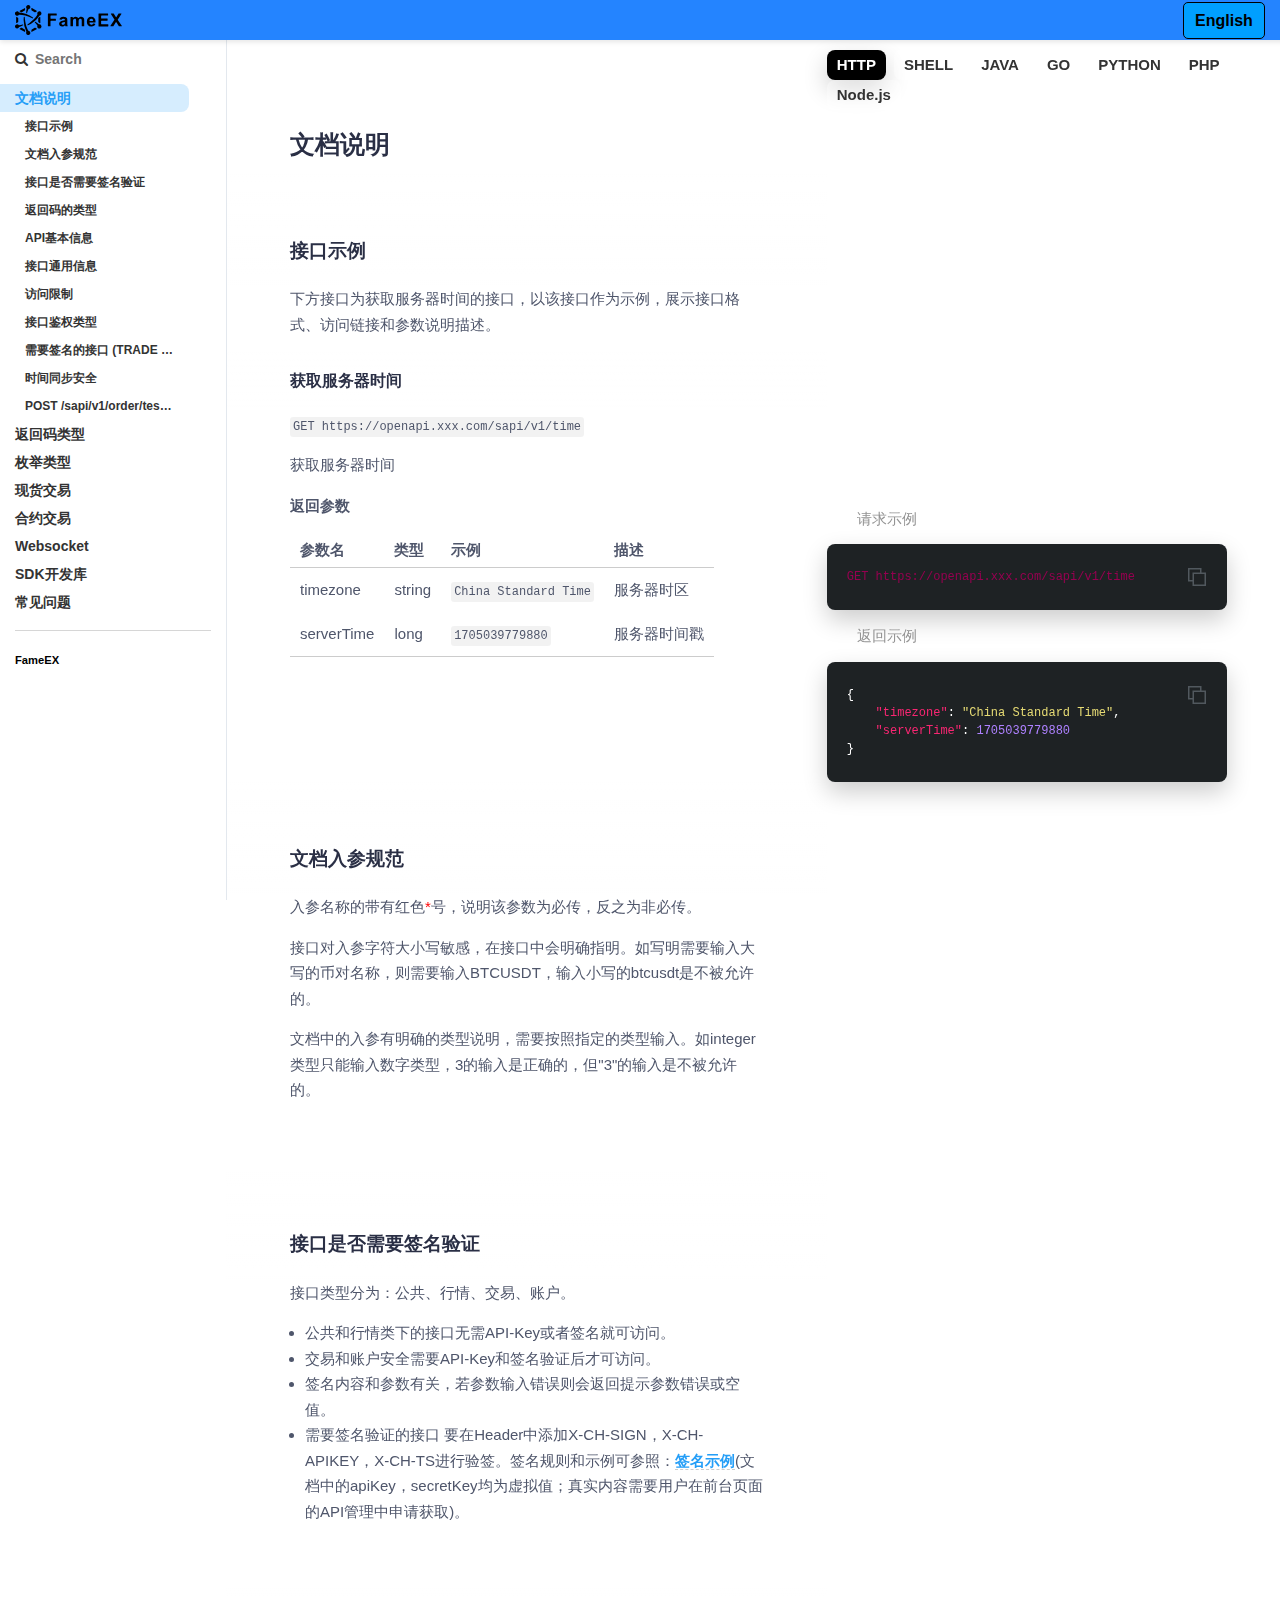
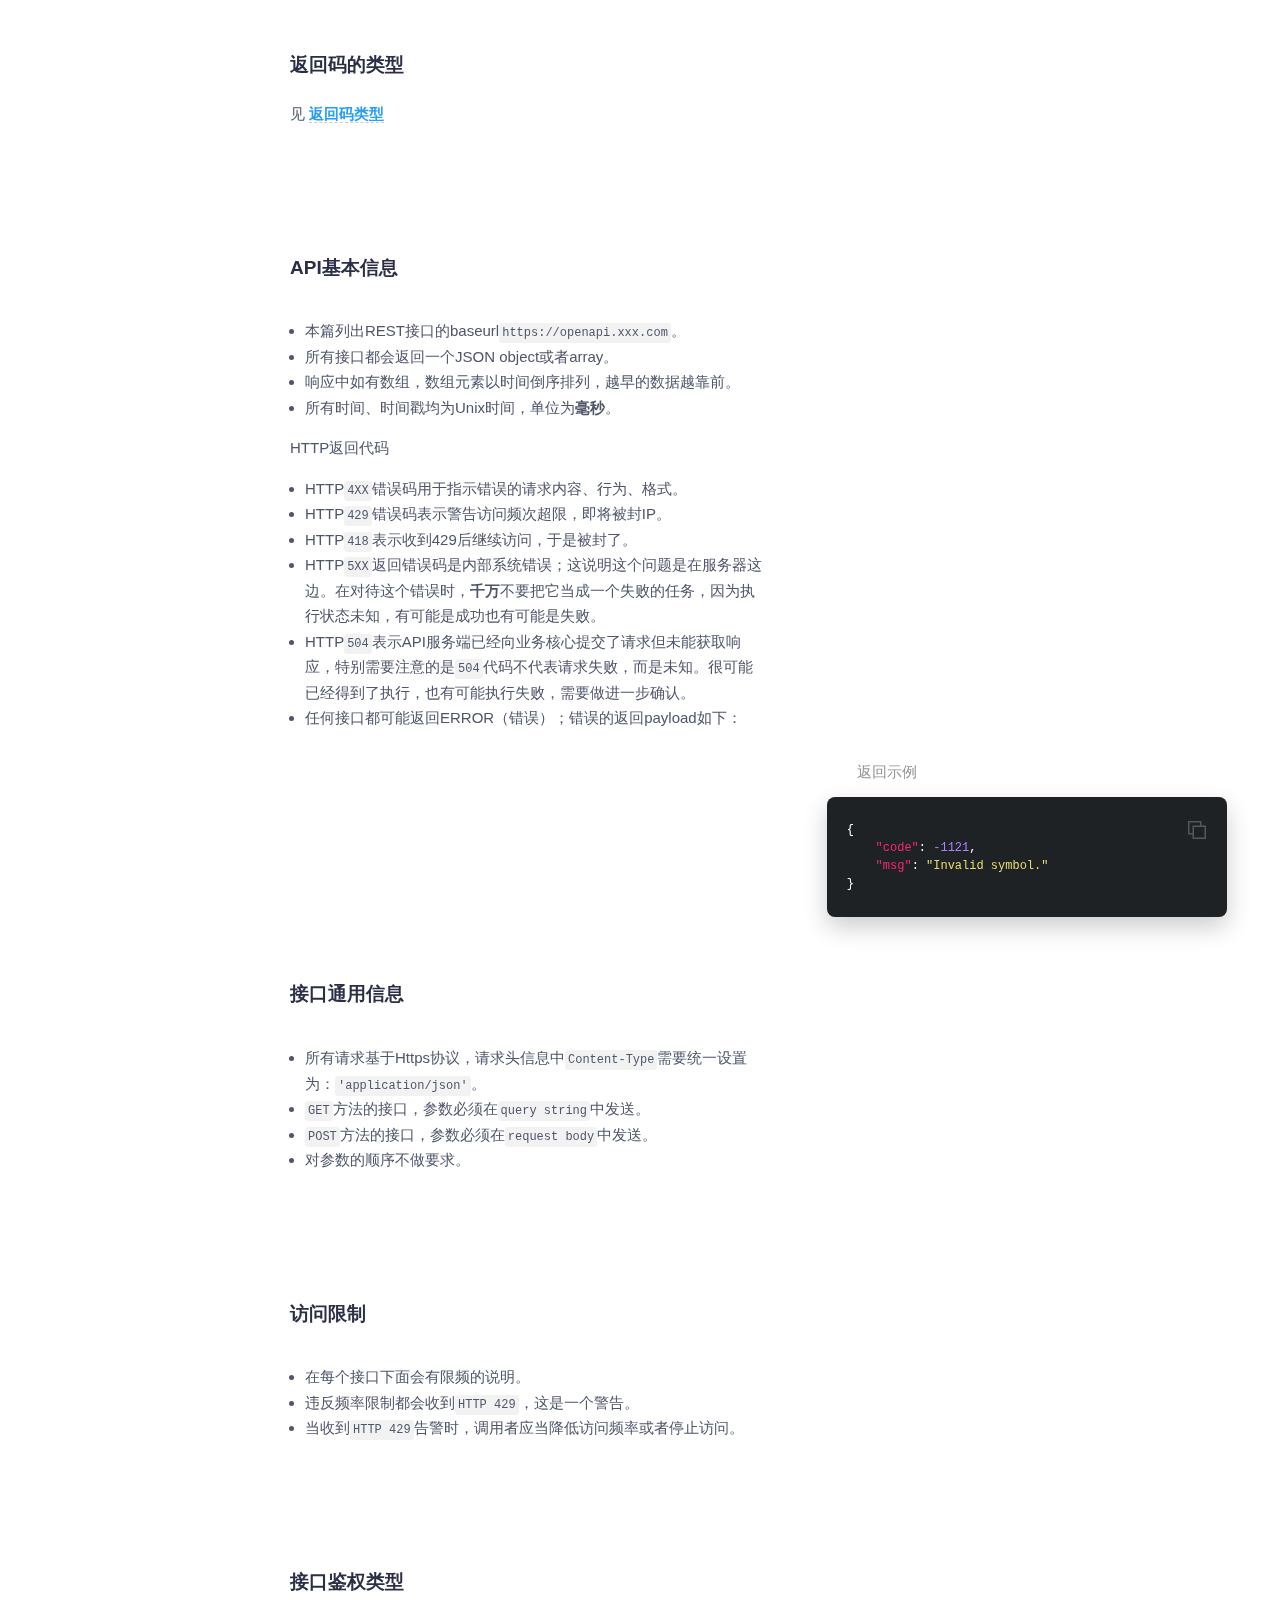
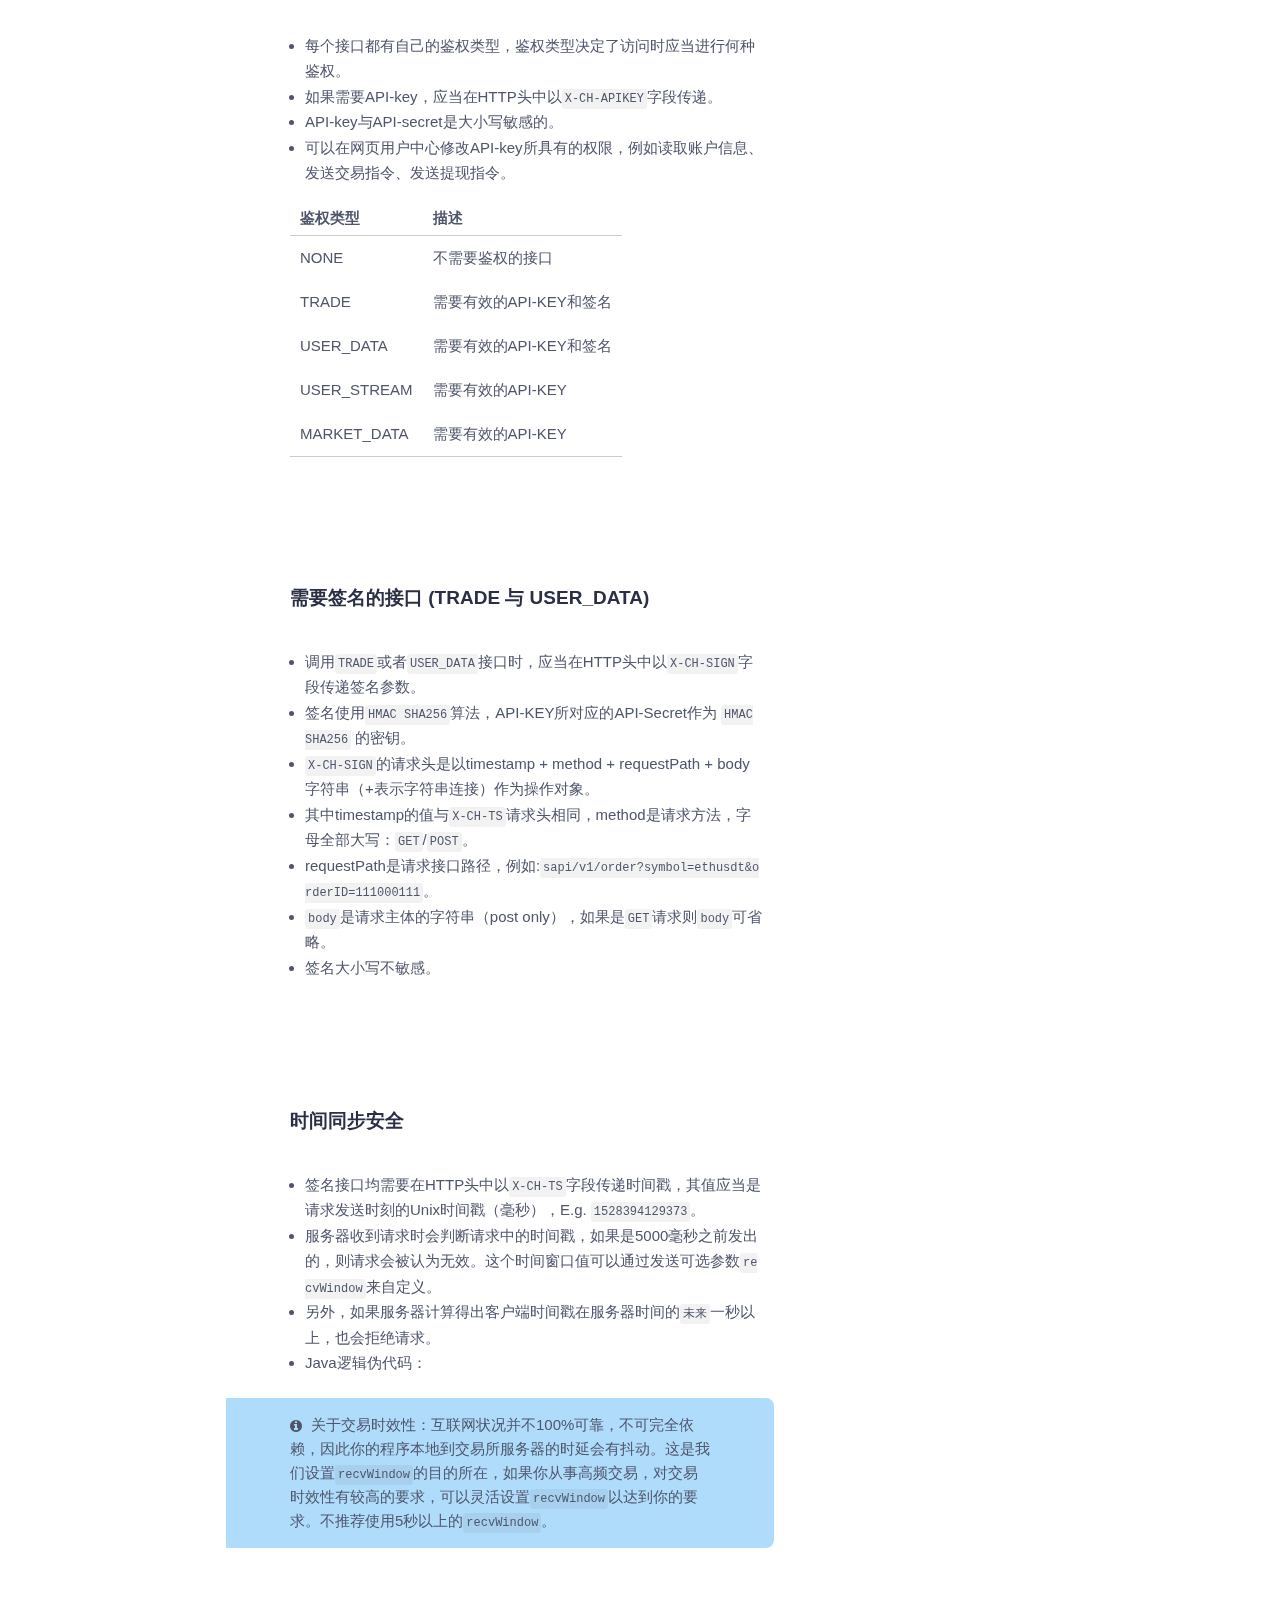
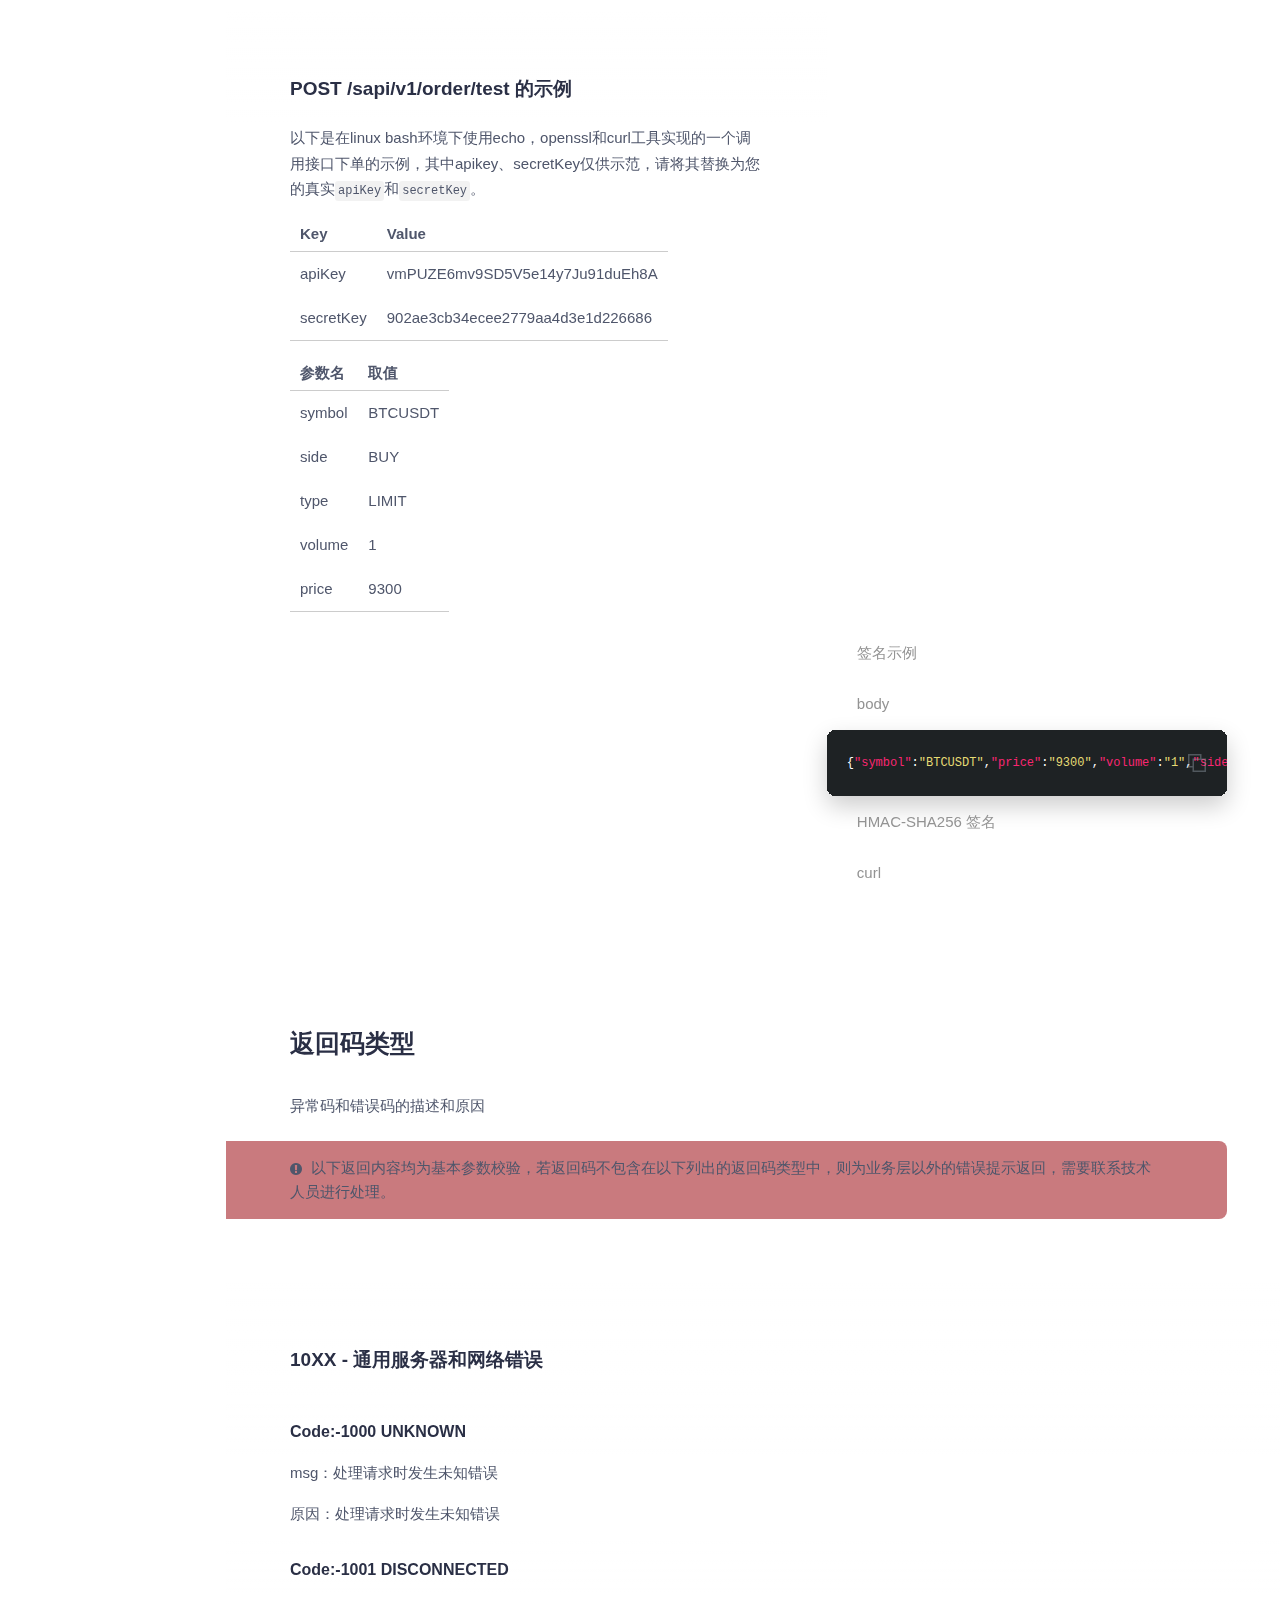
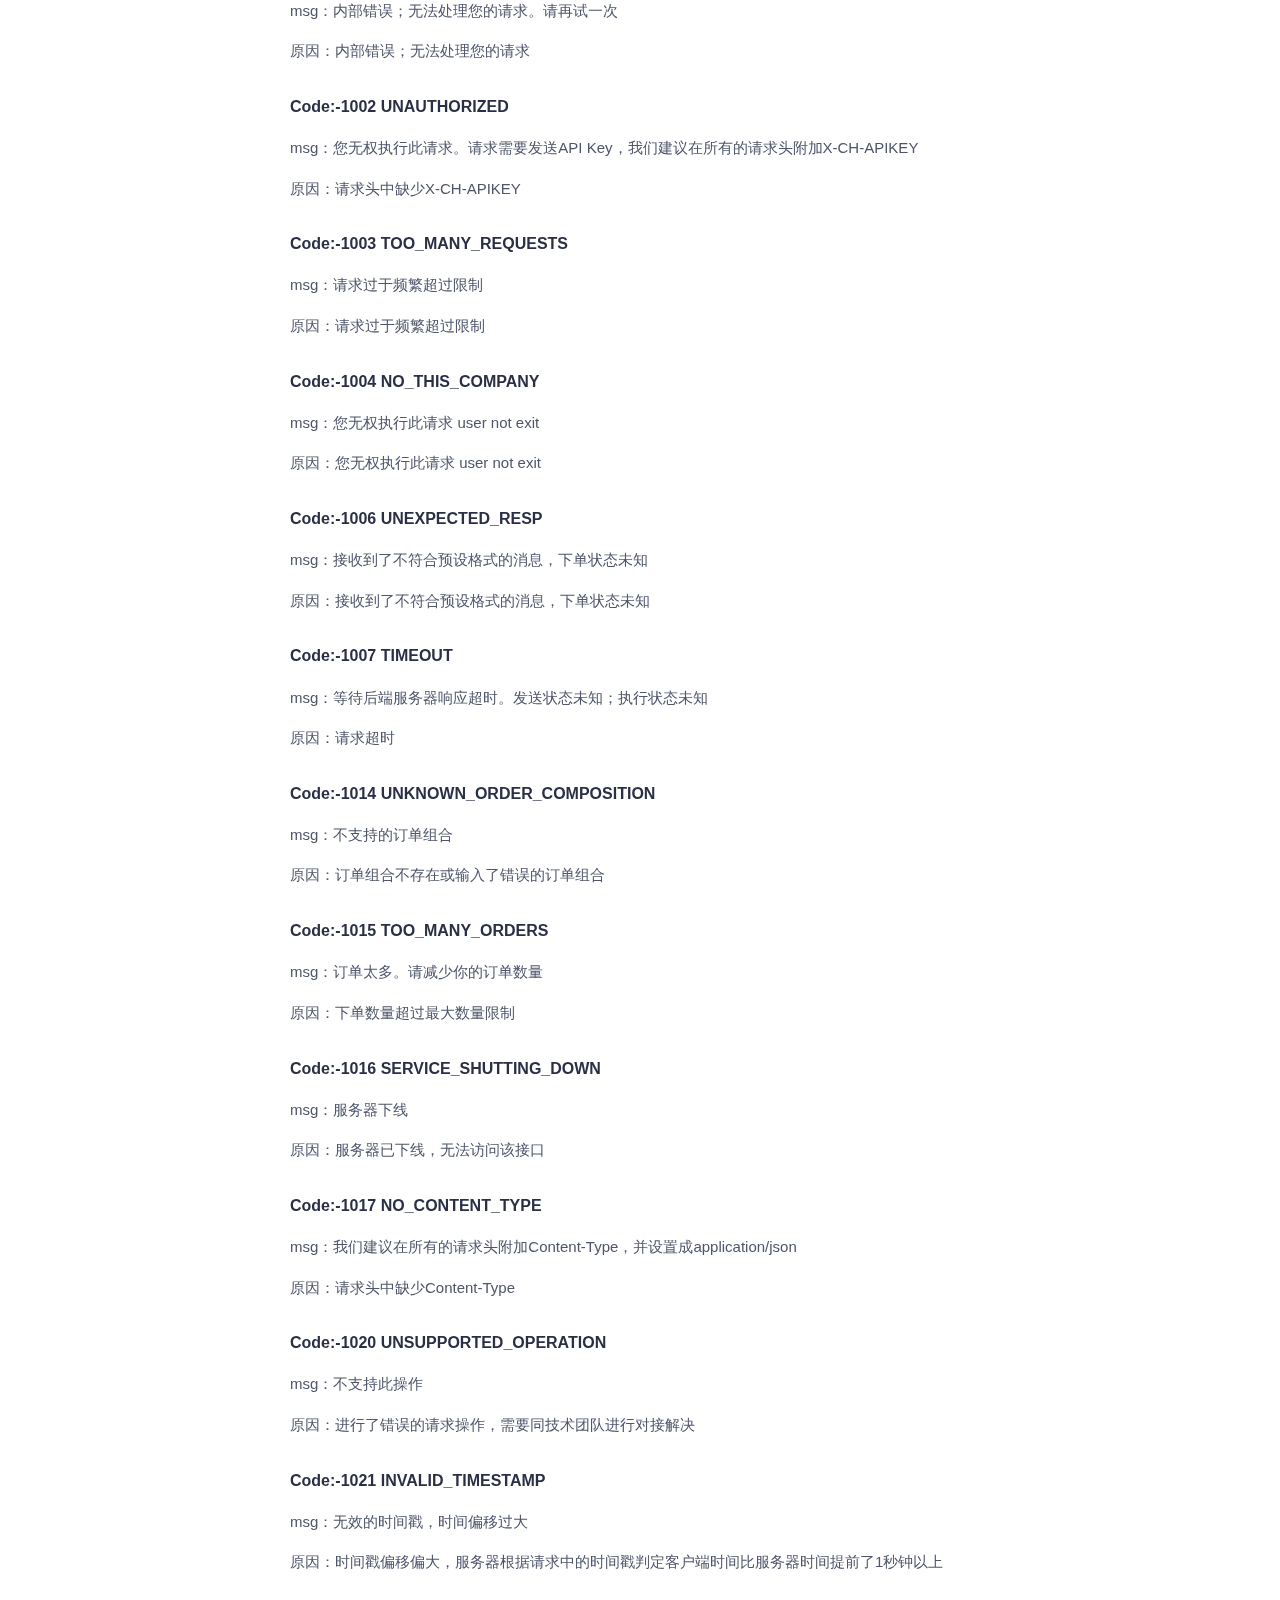
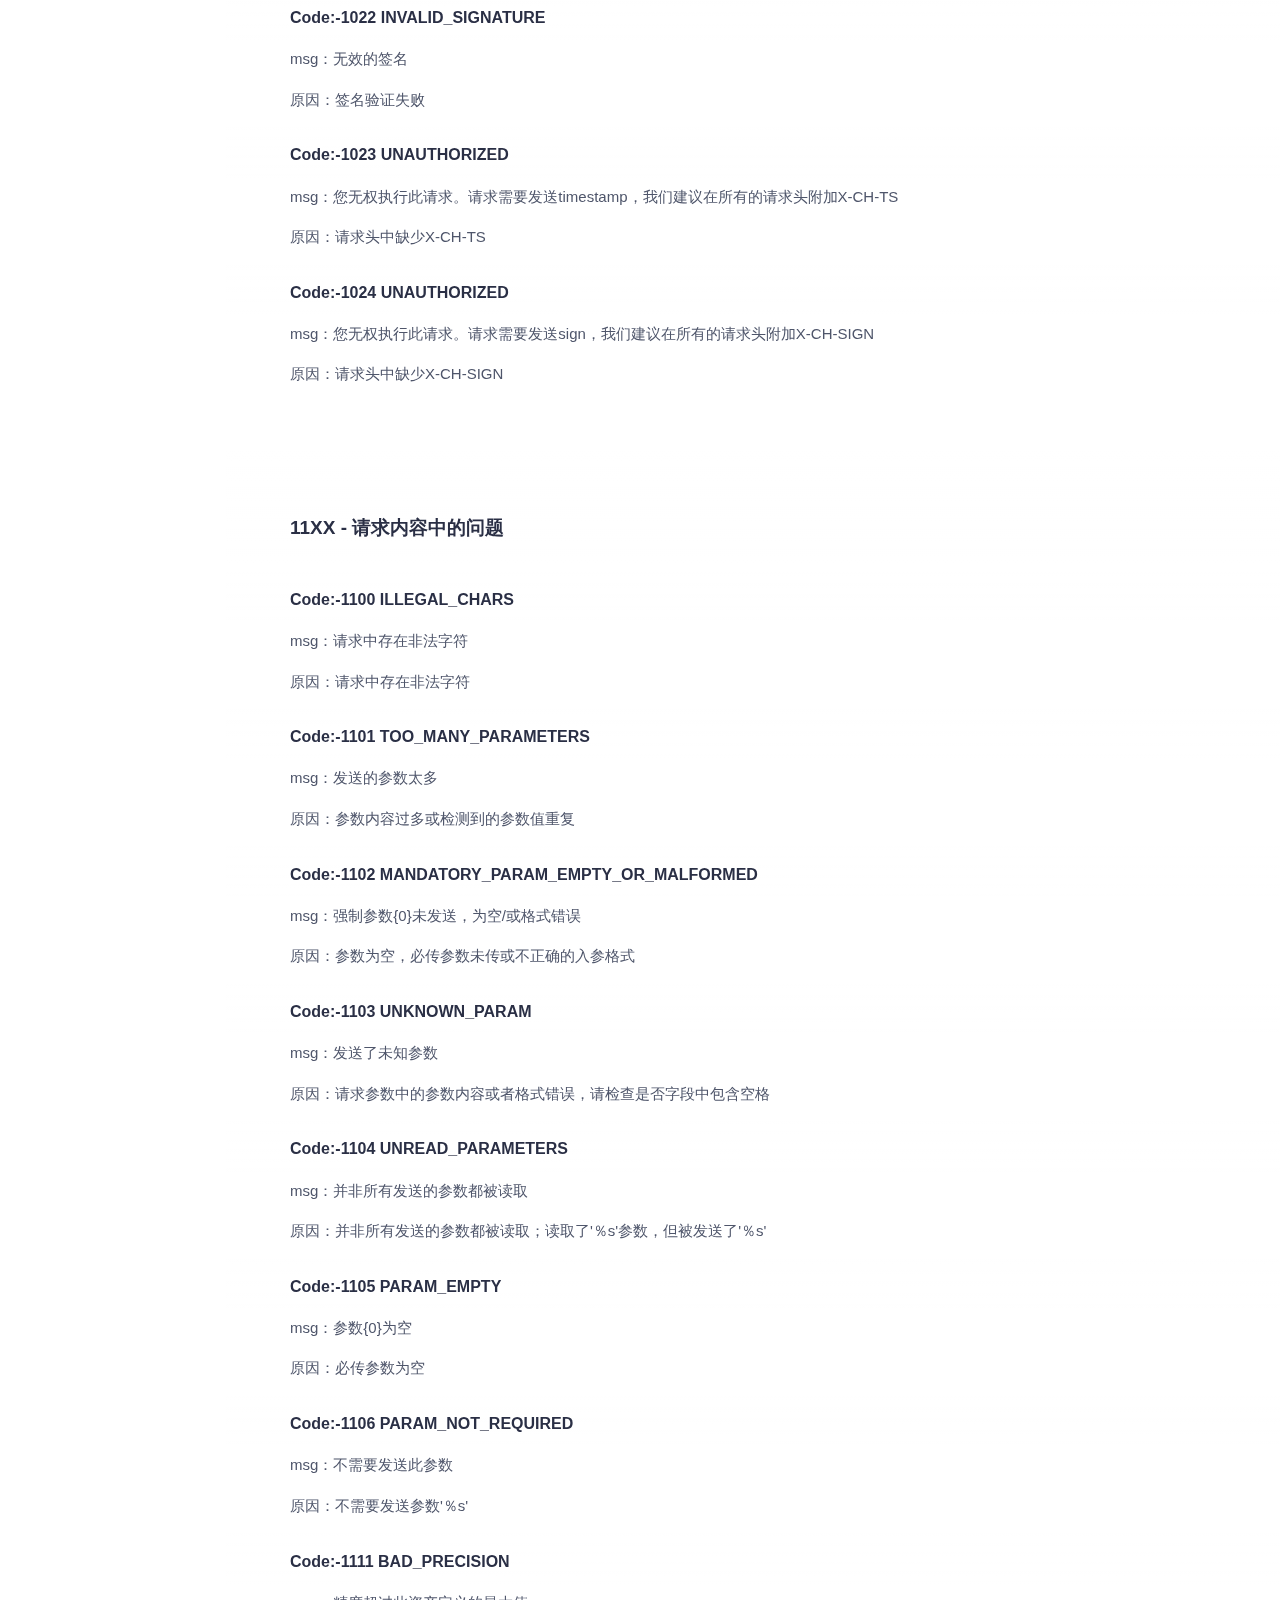
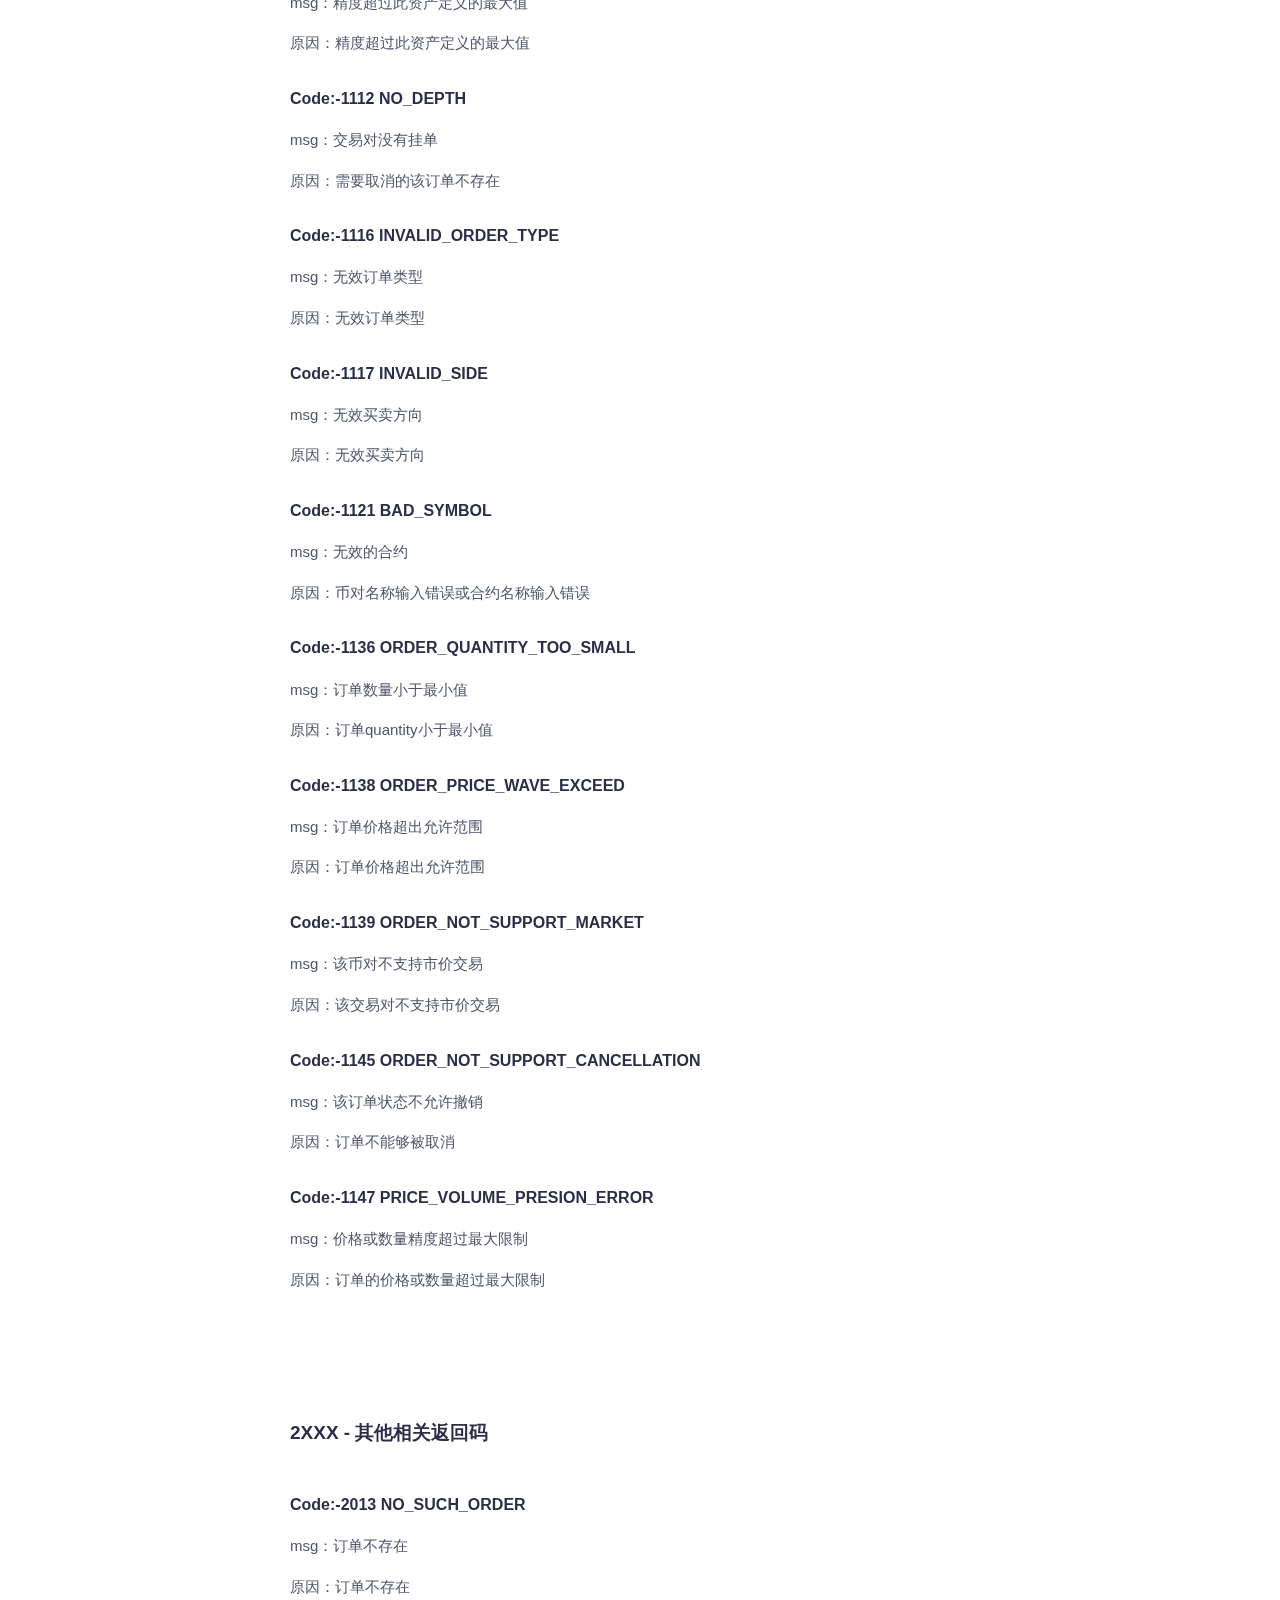
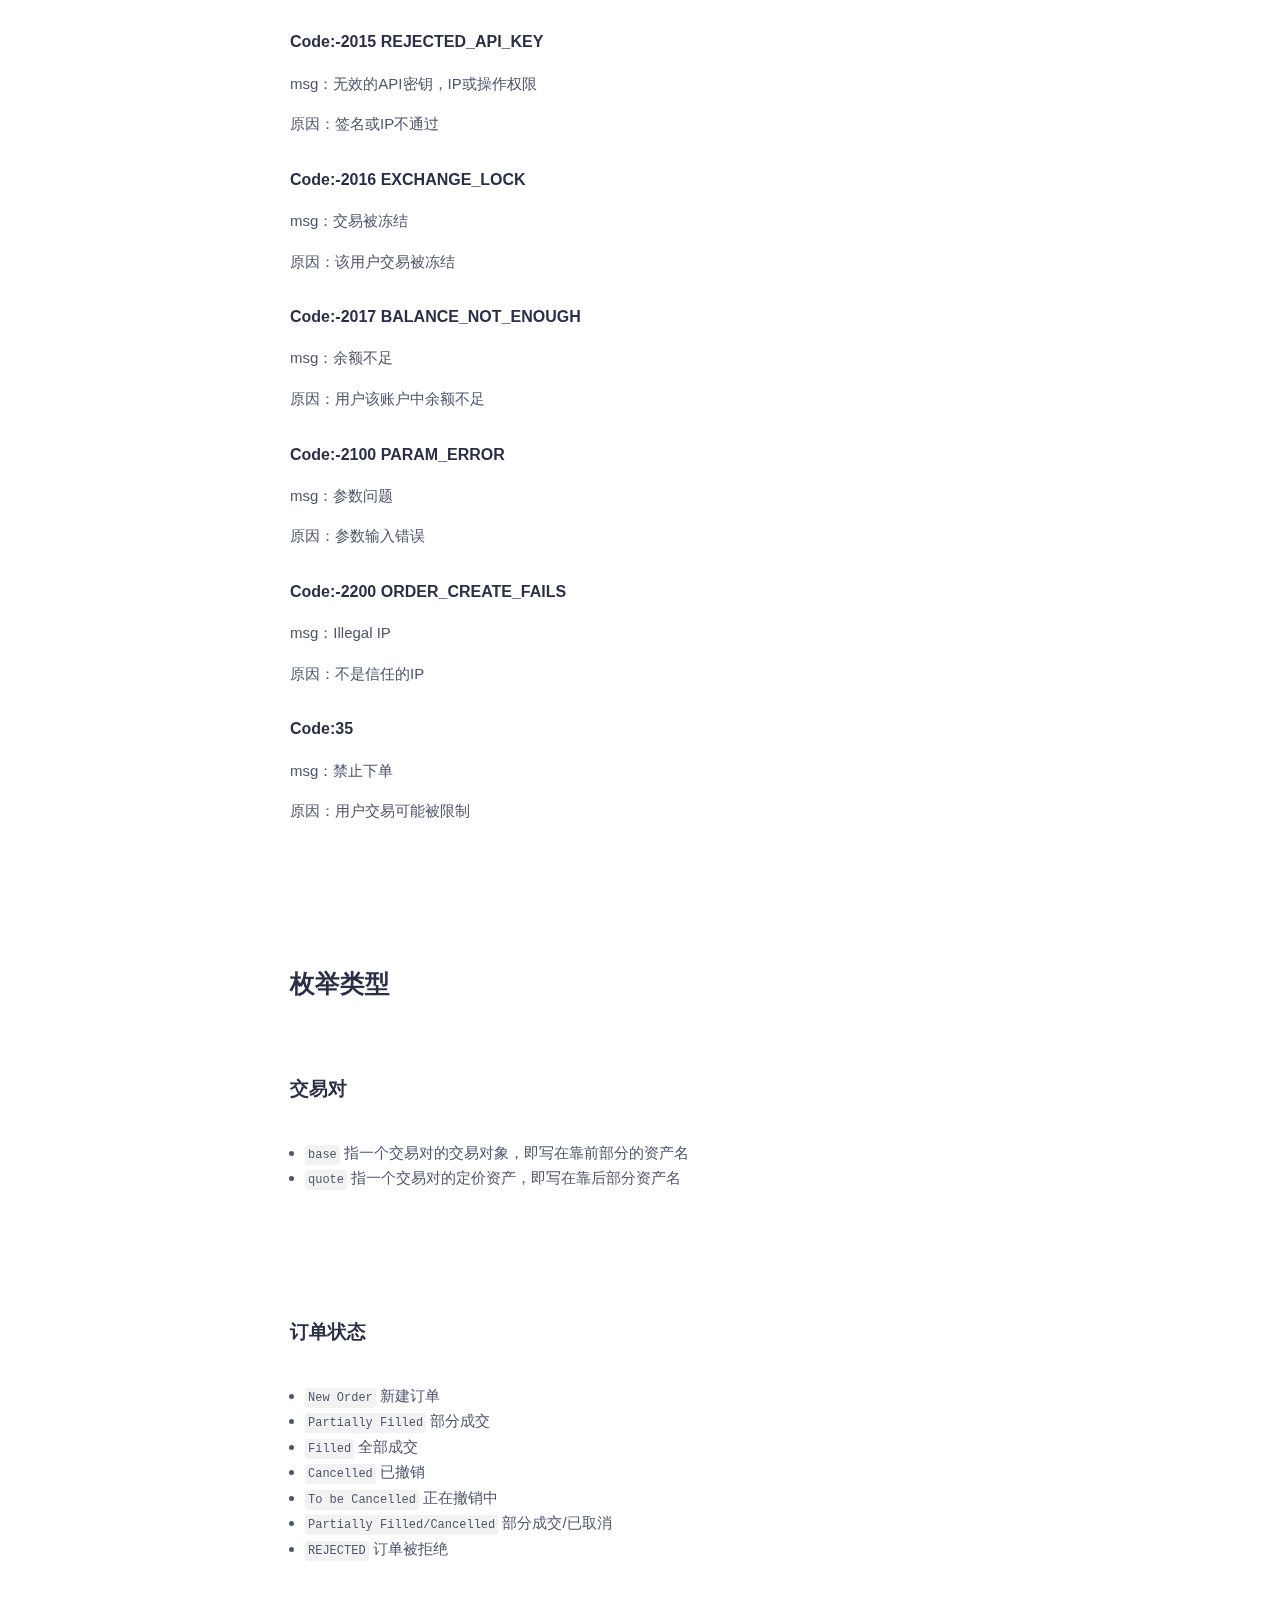
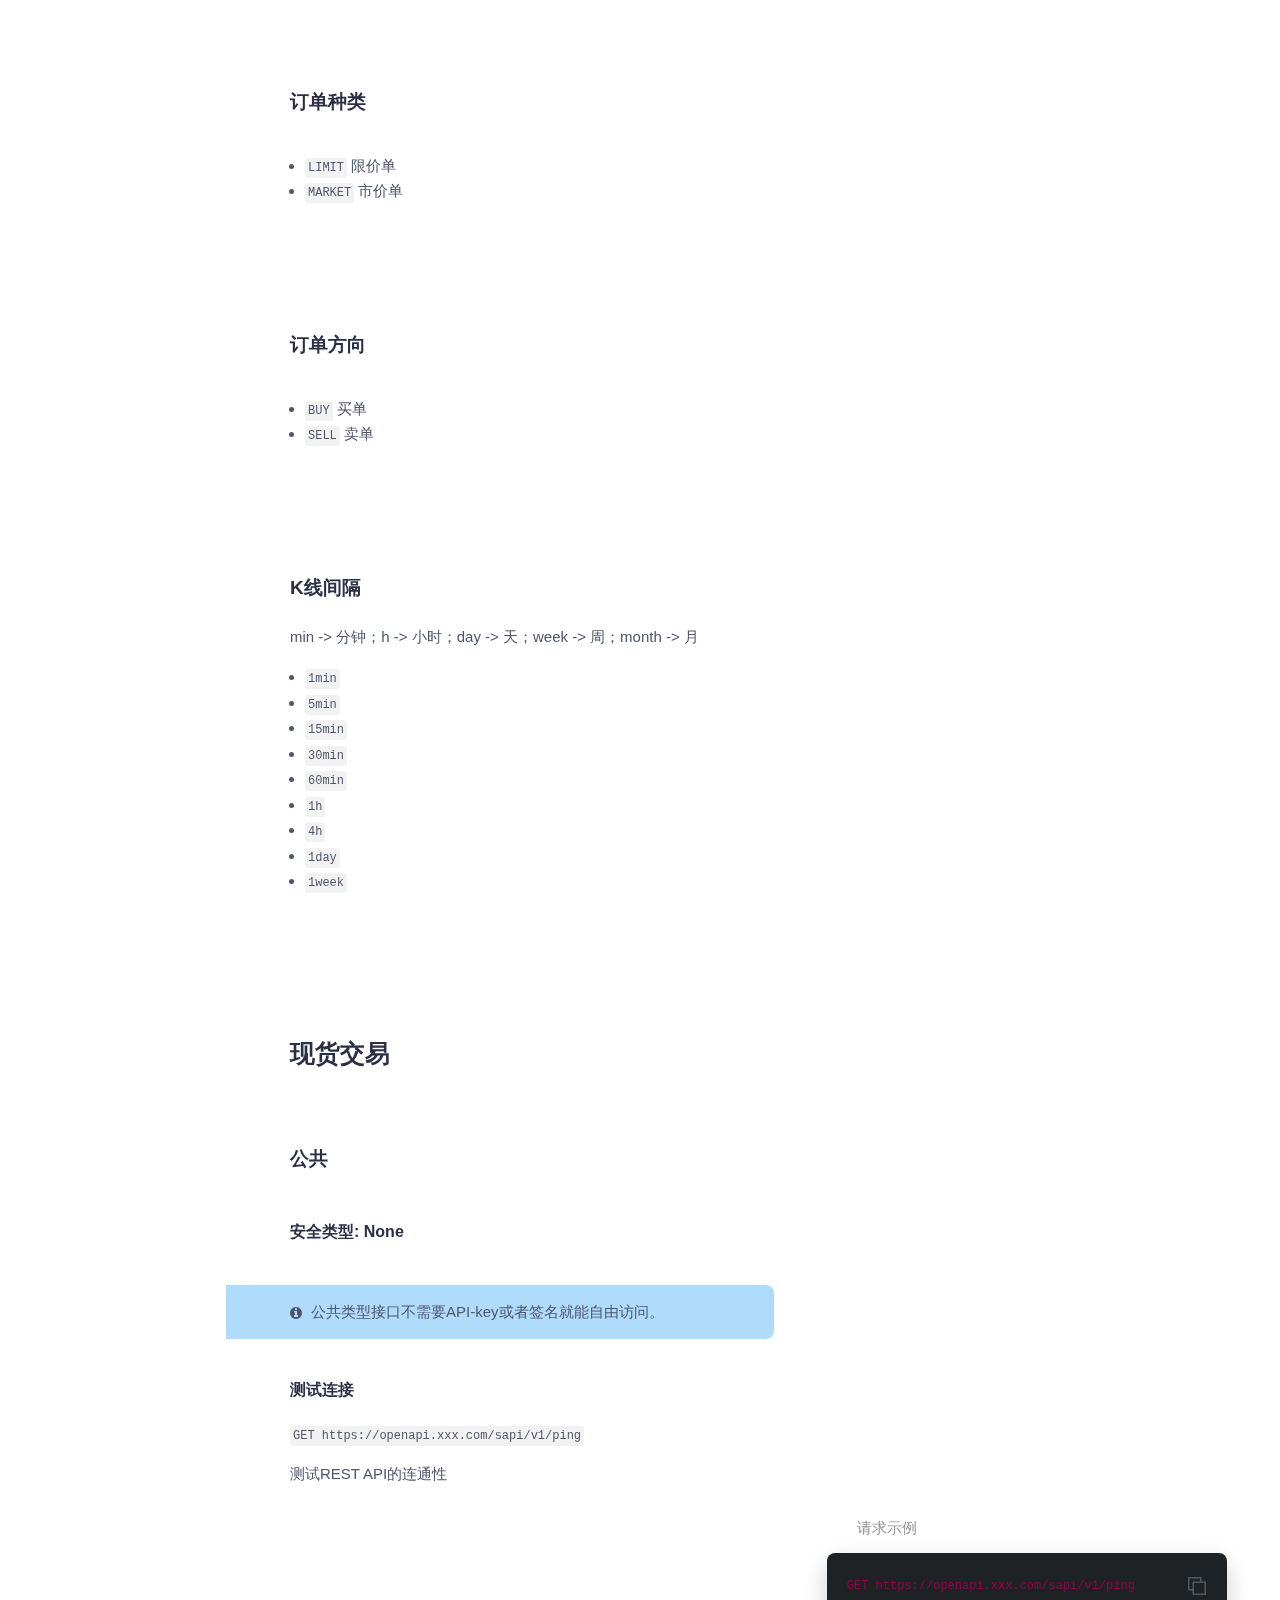
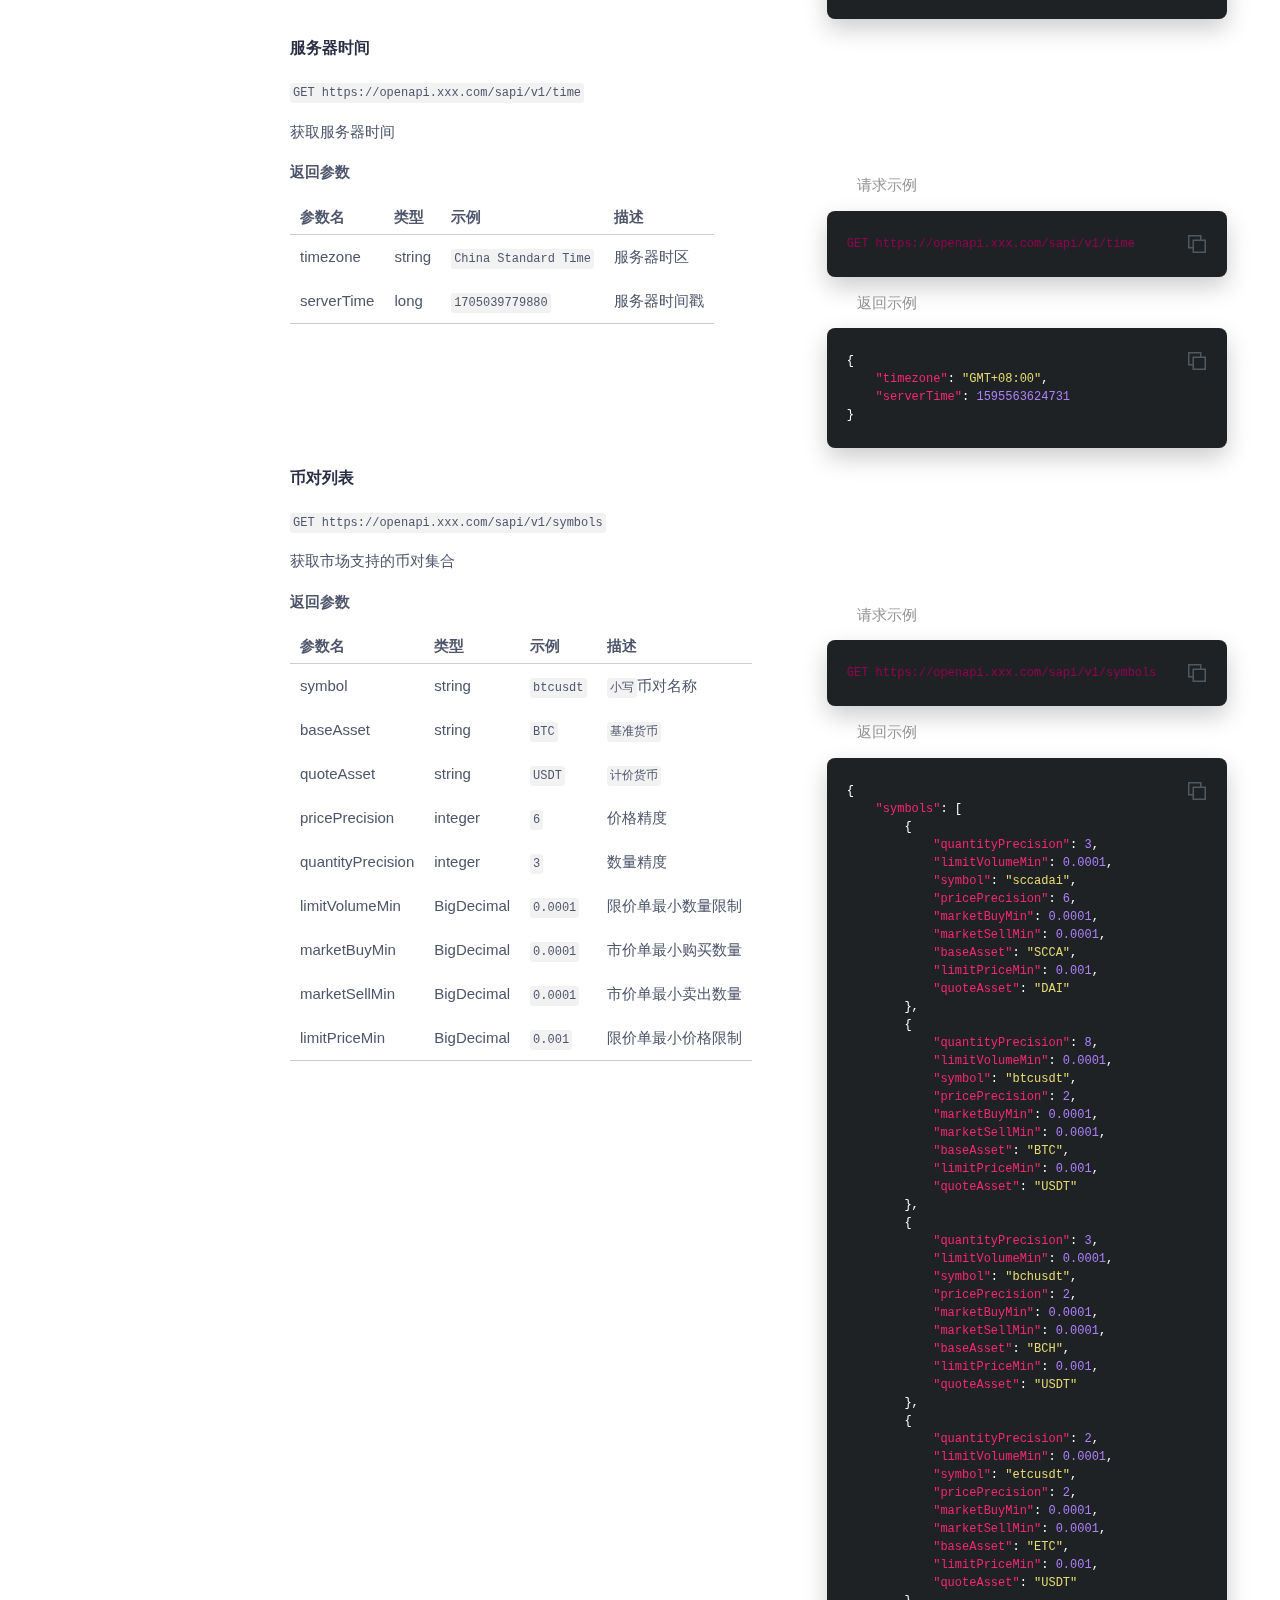
<file: zh/index.html>
<!doctype html>
<html>
  <head>
    <link href="../images/favicon-5d3e445d.ico" rel="icon" type="image/ico" />
    <meta charset="utf-8">
    <meta content="IE=edge,chrome=1" http-equiv="X-UA-Compatible">
    <meta name="viewport" content="width=device-width, initial-scale=1, maximum-scale=1">
        <meta
            name="FameEX OpenAPI Docs"
            content="Documentation for the FameEX OpenAPI"
        >
    <title>FameEX OpenAPI文档</title>

    <style media="screen">
      .highlight table td { padding: 5px; }
.highlight table pre { margin: 0; }
.highlight .gh {
  color: #999999;
}
.highlight .sr {
  color: #f6aa11;
}
.highlight .go {
  color: #888888;
}
.highlight .gp {
  color: #555555;
}
.highlight .gs {
}
.highlight .gu {
  color: #aaaaaa;
}
.highlight .nb {
  color: #f6aa11;
}
.highlight .cm {
  color: #75715e;
}
.highlight .cp {
  color: #75715e;
}
.highlight .c1 {
  color: #75715e;
}
.highlight .cs {
  color: #75715e;
}
.highlight .c, .highlight .ch, .highlight .cd, .highlight .cpf {
  color: #75715e;
}
.highlight .err {
  color: #960050;
}
.highlight .gr {
  color: #960050;
}
.highlight .gt {
  color: #960050;
}
.highlight .gd {
  color: #49483e;
}
.highlight .gi {
  color: #49483e;
}
.highlight .ge {
  color: #49483e;
}
.highlight .kc {
  color: #66d9ef;
}
.highlight .kd {
  color: #66d9ef;
}
.highlight .kr {
  color: #66d9ef;
}
.highlight .no {
  color: #66d9ef;
}
.highlight .kt {
  color: #66d9ef;
}
.highlight .mf {
  color: #ae81ff;
}
.highlight .mh {
  color: #ae81ff;
}
.highlight .il {
  color: #ae81ff;
}
.highlight .mi {
  color: #ae81ff;
}
.highlight .mo {
  color: #ae81ff;
}
.highlight .m, .highlight .mb, .highlight .mx {
  color: #ae81ff;
}
.highlight .sc {
  color: #ae81ff;
}
.highlight .se {
  color: #ae81ff;
}
.highlight .ss {
  color: #ae81ff;
}
.highlight .sd {
  color: #e6db74;
}
.highlight .s2 {
  color: #e6db74;
}
.highlight .sb {
  color: #e6db74;
}
.highlight .sh {
  color: #e6db74;
}
.highlight .si {
  color: #e6db74;
}
.highlight .sx {
  color: #e6db74;
}
.highlight .s1 {
  color: #e6db74;
}
.highlight .s, .highlight .sa, .highlight .dl {
  color: #e6db74;
}
.highlight .na {
  color: #a6e22e;
}
.highlight .nc {
  color: #a6e22e;
}
.highlight .nd {
  color: #a6e22e;
}
.highlight .ne {
  color: #a6e22e;
}
.highlight .nf, .highlight .fm {
  color: #a6e22e;
}
.highlight .vc {
  color: #ffffff;
}
.highlight .nn {
  color: #ffffff;
}
.highlight .ni {
  color: #ffffff;
}
.highlight .bp {
  color: #ffffff;
}
.highlight .vg {
  color: #ffffff;
}
.highlight .vi {
  color: #ffffff;
}
.highlight .nv, .highlight .vm {
  color: #ffffff;
}
.highlight .w {
  color: #ffffff;
}
.highlight {
  color: #ffffff;
}
.highlight .n, .highlight .py, .highlight .nx {
  color: #ffffff;
}
.highlight .nl {
  color: #f92672;
}
.highlight .ow {
  color: #f92672;
}
.highlight .nt {
  color: #f92672;
}
.highlight .k, .highlight .kv {
  color: #f92672;
}
.highlight .kn {
  color: #f92672;
}
.highlight .kp {
  color: #f92672;
}
.highlight .o {
  color: #f92672;
}
    </style>
    <style media="print">
      * {
        -webkit-transition:none!important;
        transition:none!important;
      }
      .highlight table td { padding: 5px; }
.highlight table pre { margin: 0; }
.highlight, .highlight .w {
  color: #586e75;
}
.highlight .err {
  color: #002b36;
  background-color: #dc322f;
}
.highlight .c, .highlight .ch, .highlight .cd, .highlight .cm, .highlight .cpf, .highlight .c1, .highlight .cs {
  color: #657b83;
}
.highlight .cp {
  color: #b58900;
}
.highlight .nt {
  color: #b58900;
}
.highlight .o, .highlight .ow {
  color: #93a1a1;
}
.highlight .p, .highlight .pi {
  color: #93a1a1;
}
.highlight .gi {
  color: #859900;
}
.highlight .gd {
  color: #dc322f;
}
.highlight .gh {
  color: #268bd2;
  background-color: #002b36;
  font-weight: bold;
}
.highlight .k, .highlight .kn, .highlight .kp, .highlight .kr, .highlight .kv {
  color: #6c71c4;
}
.highlight .kc {
  color: #cb4b16;
}
.highlight .kt {
  color: #cb4b16;
}
.highlight .kd {
  color: #cb4b16;
}
.highlight .s, .highlight .sb, .highlight .sc, .highlight .dl, .highlight .sd, .highlight .s2, .highlight .sh, .highlight .sx, .highlight .s1 {
  color: #859900;
}
.highlight .sa {
  color: #6c71c4;
}
.highlight .sr {
  color: #2aa198;
}
.highlight .si {
  color: #d33682;
}
.highlight .se {
  color: #d33682;
}
.highlight .nn {
  color: #b58900;
}
.highlight .nc {
  color: #b58900;
}
.highlight .no {
  color: #b58900;
}
.highlight .na {
  color: #268bd2;
}
.highlight .m, .highlight .mb, .highlight .mf, .highlight .mh, .highlight .mi, .highlight .il, .highlight .mo, .highlight .mx {
  color: #859900;
}
.highlight .ss {
  color: #859900;
}
    </style>
    <link href="../stylesheets/screen-a5f82e95.css" rel="stylesheet" media="screen" />
    <link href="../stylesheets/print-e3a9e2c4.css" rel="stylesheet" media="print" />
      <script src="../javascripts/all-8e135379.js"></script>

    <script>
      $(function() { setupCodeCopy(); });
    </script>
  </head>
  <header class="fixed-header">
    <span class="header-logo-wrapper">
      <img src="../images/logo-8495a1c2.svg" alt="" />
    </span>
    <span class="header-button-wrapper">
      <a href="/docs-v1/en/index.html" class="header-button">English</a>
    </span>
  </header>      
  <body class="zh zh_index" data-languages="[&quot;http&quot;,&quot;shell&quot;,&quot;java&quot;,&quot;go&quot;,&quot;python&quot;,&quot;php&quot;,&quot;javascript--node&quot;]">
    <a href="#" id="nav-button">
      <span>
        NAV
        <img src="../images/navbar-cad8cdcb.png" alt="" />
      </span>
    </a>
    <div class="toc-wrapper">
        <div class="lang-selector">
              <a href="#" data-language-name="http">HTTP</a>
              <a href="#" data-language-name="shell">SHELL</a>
              <a href="#" data-language-name="java">JAVA</a>
              <a href="#" data-language-name="go">GO</a>
              <a href="#" data-language-name="python">PYTHON</a>
              <a href="#" data-language-name="php">PHP</a>
              <a href="#" data-language-name="javascript--node">Node.js</a>
        </div>
        <div class="search">
          <input type="text" class="search" id="input-search" placeholder="Search">
        </div>
        <ul class="search-results"></ul>
      <ul id="toc" class="toc-list-h1">
          <li>
            <a href="#11affa2be2" class="toc-h1 toc-link" data-title="文档说明">文档说明</a>
              <ul class="toc-list-h2">
                  <li>
                    <a href="#b5ed0cdb50" class="toc-h2 toc-link" data-title="接口示例">接口示例</a>
                      <ul class="toc-list-h3">
                          <li>
                            <a href="#3f1907847c" class="toc-h3 toc-link" data-title="获取服务器时间">获取服务器时间</a>
                          </li>
                      </ul>
                  </li>
                  <li>
                    <a href="#29d525527a" class="toc-h2 toc-link" data-title="文档入参规范">文档入参规范</a>
                  </li>
                  <li>
                    <a href="#fd081abd37" class="toc-h2 toc-link" data-title="接口是否需要签名验证">接口是否需要签名验证</a>
                  </li>
                  <li>
                    <a href="#839d9e5eaa" class="toc-h2 toc-link" data-title="返回码的类型">返回码的类型</a>
                  </li>
                  <li>
                    <a href="#api" class="toc-h2 toc-link" data-title="API基本信息">API基本信息</a>
                  </li>
                  <li>
                    <a href="#6bb2d7a966" class="toc-h2 toc-link" data-title="接口通用信息">接口通用信息</a>
                  </li>
                  <li>
                    <a href="#12907e94be" class="toc-h2 toc-link" data-title="访问限制">访问限制</a>
                  </li>
                  <li>
                    <a href="#a573a19f9c" class="toc-h2 toc-link" data-title="接口鉴权类型">接口鉴权类型</a>
                  </li>
                  <li>
                    <a href="#trade-user_data" class="toc-h2 toc-link" data-title="需要签名的接口 (TRADE 与 USER_DATA)">需要签名的接口 (TRADE 与 USER_DATA)</a>
                  </li>
                  <li>
                    <a href="#a3d140c825" class="toc-h2 toc-link" data-title="时间同步安全">时间同步安全</a>
                  </li>
                  <li>
                    <a href="#post-sapi-v1-order-test" class="toc-h2 toc-link" data-title="POST /sapi/v1/order/test 的示例">POST /sapi/v1/order/test 的示例</a>
                  </li>
              </ul>
          </li>
          <li>
            <a href="#8ec82582cd" class="toc-h1 toc-link" data-title="返回码类型">返回码类型</a>
              <ul class="toc-list-h2">
                  <li>
                    <a href="#10xx" class="toc-h2 toc-link" data-title="10XX - 通用服务器和网络错误">10XX - 通用服务器和网络错误</a>
                      <ul class="toc-list-h3">
                          <li>
                            <a href="#code-1000-unknown" class="toc-h3 toc-link" data-title="Code:-1000 UNKNOWN">Code:-1000 UNKNOWN</a>
                          </li>
                          <li>
                            <a href="#code-1001-disconnected" class="toc-h3 toc-link" data-title="Code:-1001 DISCONNECTED">Code:-1001 DISCONNECTED</a>
                          </li>
                          <li>
                            <a href="#code-1002-unauthorized" class="toc-h3 toc-link" data-title="Code:-1002 UNAUTHORIZED">Code:-1002 UNAUTHORIZED</a>
                          </li>
                          <li>
                            <a href="#code-1003-too_many_requests" class="toc-h3 toc-link" data-title="Code:-1003 TOO_MANY_REQUESTS">Code:-1003 TOO_MANY_REQUESTS</a>
                          </li>
                          <li>
                            <a href="#code-1004-no_this_company" class="toc-h3 toc-link" data-title="Code:-1004 NO_THIS_COMPANY">Code:-1004 NO_THIS_COMPANY</a>
                          </li>
                          <li>
                            <a href="#code-1006-unexpected_resp" class="toc-h3 toc-link" data-title="Code:-1006 UNEXPECTED_RESP">Code:-1006 UNEXPECTED_RESP</a>
                          </li>
                          <li>
                            <a href="#code-1007-timeout" class="toc-h3 toc-link" data-title="Code:-1007 TIMEOUT">Code:-1007 TIMEOUT</a>
                          </li>
                          <li>
                            <a href="#code-1014-unknown_order_composition" class="toc-h3 toc-link" data-title="Code:-1014 UNKNOWN_ORDER_COMPOSITION">Code:-1014 UNKNOWN_ORDER_COMPOSITION</a>
                          </li>
                          <li>
                            <a href="#code-1015-too_many_orders" class="toc-h3 toc-link" data-title="Code:-1015 TOO_MANY_ORDERS">Code:-1015 TOO_MANY_ORDERS</a>
                          </li>
                          <li>
                            <a href="#code-1016-service_shutting_down" class="toc-h3 toc-link" data-title="Code:-1016 SERVICE_SHUTTING_DOWN">Code:-1016 SERVICE_SHUTTING_DOWN</a>
                          </li>
                          <li>
                            <a href="#code-1017-no_content_type" class="toc-h3 toc-link" data-title="Code:-1017 NO_CONTENT_TYPE">Code:-1017 NO_CONTENT_TYPE</a>
                          </li>
                          <li>
                            <a href="#code-1020-unsupported_operation" class="toc-h3 toc-link" data-title="Code:-1020 UNSUPPORTED_OPERATION">Code:-1020 UNSUPPORTED_OPERATION</a>
                          </li>
                          <li>
                            <a href="#code-1021-invalid_timestamp" class="toc-h3 toc-link" data-title="Code:-1021 INVALID_TIMESTAMP">Code:-1021 INVALID_TIMESTAMP</a>
                          </li>
                          <li>
                            <a href="#code-1022-invalid_signature" class="toc-h3 toc-link" data-title="Code:-1022 INVALID_SIGNATURE">Code:-1022 INVALID_SIGNATURE</a>
                          </li>
                          <li>
                            <a href="#code-1023-unauthorized" class="toc-h3 toc-link" data-title="Code:-1023 UNAUTHORIZED">Code:-1023 UNAUTHORIZED</a>
                          </li>
                          <li>
                            <a href="#code-1024-unauthorized" class="toc-h3 toc-link" data-title="Code:-1024 UNAUTHORIZED">Code:-1024 UNAUTHORIZED</a>
                          </li>
                      </ul>
                  </li>
                  <li>
                    <a href="#11xx" class="toc-h2 toc-link" data-title="11XX - 请求内容中的问题">11XX - 请求内容中的问题</a>
                      <ul class="toc-list-h3">
                          <li>
                            <a href="#code-1100-illegal_chars" class="toc-h3 toc-link" data-title="Code:-1100 ILLEGAL_CHARS">Code:-1100 ILLEGAL_CHARS</a>
                          </li>
                          <li>
                            <a href="#code-1101-too_many_parameters" class="toc-h3 toc-link" data-title="Code:-1101 TOO_MANY_PARAMETERS">Code:-1101 TOO_MANY_PARAMETERS</a>
                          </li>
                          <li>
                            <a href="#code-1102-mandatory_param_empty_or_malformed" class="toc-h3 toc-link" data-title="Code:-1102 MANDATORY_PARAM_EMPTY_OR_MALFORMED">Code:-1102 MANDATORY_PARAM_EMPTY_OR_MALFORMED</a>
                          </li>
                          <li>
                            <a href="#code-1103-unknown_param" class="toc-h3 toc-link" data-title="Code:-1103 UNKNOWN_PARAM">Code:-1103 UNKNOWN_PARAM</a>
                          </li>
                          <li>
                            <a href="#code-1104-unread_parameters" class="toc-h3 toc-link" data-title="Code:-1104 UNREAD_PARAMETERS">Code:-1104 UNREAD_PARAMETERS</a>
                          </li>
                          <li>
                            <a href="#code-1105-param_empty" class="toc-h3 toc-link" data-title="Code:-1105 PARAM_EMPTY">Code:-1105 PARAM_EMPTY</a>
                          </li>
                          <li>
                            <a href="#code-1106-param_not_required" class="toc-h3 toc-link" data-title="Code:-1106 PARAM_NOT_REQUIRED">Code:-1106 PARAM_NOT_REQUIRED</a>
                          </li>
                          <li>
                            <a href="#code-1111-bad_precision" class="toc-h3 toc-link" data-title="Code:-1111 BAD_PRECISION">Code:-1111 BAD_PRECISION</a>
                          </li>
                          <li>
                            <a href="#code-1112-no_depth" class="toc-h3 toc-link" data-title="Code:-1112 NO_DEPTH">Code:-1112 NO_DEPTH</a>
                          </li>
                          <li>
                            <a href="#code-1116-invalid_order_type" class="toc-h3 toc-link" data-title="Code:-1116 INVALID_ORDER_TYPE">Code:-1116 INVALID_ORDER_TYPE</a>
                          </li>
                          <li>
                            <a href="#code-1117-invalid_side" class="toc-h3 toc-link" data-title="Code:-1117 INVALID_SIDE">Code:-1117 INVALID_SIDE</a>
                          </li>
                          <li>
                            <a href="#code-1121-bad_symbol" class="toc-h3 toc-link" data-title="Code:-1121 BAD_SYMBOL">Code:-1121 BAD_SYMBOL</a>
                          </li>
                          <li>
                            <a href="#code-1136-order_quantity_too_small" class="toc-h3 toc-link" data-title="Code:-1136 ORDER_QUANTITY_TOO_SMALL">Code:-1136 ORDER_QUANTITY_TOO_SMALL</a>
                          </li>
                          <li>
                            <a href="#code-1138-order_price_wave_exceed" class="toc-h3 toc-link" data-title="Code:-1138 ORDER_PRICE_WAVE_EXCEED">Code:-1138 ORDER_PRICE_WAVE_EXCEED</a>
                          </li>
                          <li>
                            <a href="#code-1139-order_not_support_market" class="toc-h3 toc-link" data-title="Code:-1139 ORDER_NOT_SUPPORT_MARKET">Code:-1139 ORDER_NOT_SUPPORT_MARKET</a>
                          </li>
                          <li>
                            <a href="#code-1145-order_not_support_cancellation" class="toc-h3 toc-link" data-title="Code:-1145 ORDER_NOT_SUPPORT_CANCELLATION">Code:-1145 ORDER_NOT_SUPPORT_CANCELLATION</a>
                          </li>
                          <li>
                            <a href="#code-1147-price_volume_presion_error" class="toc-h3 toc-link" data-title="Code:-1147 PRICE_VOLUME_PRESION_ERROR">Code:-1147 PRICE_VOLUME_PRESION_ERROR</a>
                          </li>
                      </ul>
                  </li>
                  <li>
                    <a href="#2xxx" class="toc-h2 toc-link" data-title="2XXX - 其他相关返回码">2XXX - 其他相关返回码</a>
                      <ul class="toc-list-h3">
                          <li>
                            <a href="#code-2013-no_such_order" class="toc-h3 toc-link" data-title="Code:-2013 NO_SUCH_ORDER">Code:-2013 NO_SUCH_ORDER</a>
                          </li>
                          <li>
                            <a href="#code-2015-rejected_api_key" class="toc-h3 toc-link" data-title="Code:-2015 REJECTED_API_KEY">Code:-2015 REJECTED_API_KEY</a>
                          </li>
                          <li>
                            <a href="#code-2016-exchange_lock" class="toc-h3 toc-link" data-title="Code:-2016 EXCHANGE_LOCK">Code:-2016 EXCHANGE_LOCK</a>
                          </li>
                          <li>
                            <a href="#code-2017-balance_not_enough" class="toc-h3 toc-link" data-title="Code:-2017 BALANCE_NOT_ENOUGH">Code:-2017 BALANCE_NOT_ENOUGH</a>
                          </li>
                          <li>
                            <a href="#code-2100-param_error" class="toc-h3 toc-link" data-title="Code:-2100 PARAM_ERROR">Code:-2100 PARAM_ERROR</a>
                          </li>
                          <li>
                            <a href="#code-2200-order_create_fails" class="toc-h3 toc-link" data-title="Code:-2200 ORDER_CREATE_FAILS">Code:-2200 ORDER_CREATE_FAILS</a>
                          </li>
                          <li>
                            <a href="#code-35" class="toc-h3 toc-link" data-title="Code:35">Code:35</a>
                          </li>
                      </ul>
                  </li>
              </ul>
          </li>
          <li>
            <a href="#aec581acff" class="toc-h1 toc-link" data-title="枚举类型">枚举类型</a>
              <ul class="toc-list-h2">
                  <li>
                    <a href="#b79e080266" class="toc-h2 toc-link" data-title="交易对">交易对</a>
                  </li>
                  <li>
                    <a href="#4e4ca9ca80" class="toc-h2 toc-link" data-title="订单状态">订单状态</a>
                  </li>
                  <li>
                    <a href="#8a2949b872" class="toc-h2 toc-link" data-title="订单种类">订单种类</a>
                  </li>
                  <li>
                    <a href="#ba0138f8ea" class="toc-h2 toc-link" data-title="订单方向">订单方向</a>
                  </li>
                  <li>
                    <a href="#k" class="toc-h2 toc-link" data-title="K线间隔">K线间隔</a>
                  </li>
              </ul>
          </li>
          <li>
            <a href="#57aa173947" class="toc-h1 toc-link" data-title="现货交易">现货交易</a>
              <ul class="toc-list-h2">
                  <li>
                    <a href="#4f270f1396" class="toc-h2 toc-link" data-title="公共">公共</a>
                      <ul class="toc-list-h3">
                          <li>
                            <a href="#none" class="toc-h3 toc-link" data-title="安全类型: None">安全类型: None</a>
                          </li>
                          <li>
                            <a href="#10b7d8eccc" class="toc-h3 toc-link" data-title="测试连接">测试连接</a>
                          </li>
                          <li>
                            <a href="#e76ff2af0c" class="toc-h3 toc-link" data-title="服务器时间">服务器时间</a>
                          </li>
                          <li>
                            <a href="#df6185ef0f" class="toc-h3 toc-link" data-title="币对列表">币对列表</a>
                          </li>
                      </ul>
                  </li>
                  <li>
                    <a href="#8e4b902c12" class="toc-h2 toc-link" data-title="行情">行情</a>
                      <ul class="toc-list-h3">
                          <li>
                            <a href="#none-2" class="toc-h3 toc-link" data-title="安全类型: None">安全类型: None</a>
                          </li>
                          <li>
                            <a href="#b754edd9d5" class="toc-h3 toc-link" data-title="订单薄">订单薄</a>
                          </li>
                          <li>
                            <a href="#ticker" class="toc-h3 toc-link" data-title="行情Ticker">行情Ticker</a>
                          </li>
                          <li>
                            <a href="#fceaf3d0b6" class="toc-h3 toc-link" data-title="最近成交">最近成交</a>
                          </li>
                          <li>
                            <a href="#k-2" class="toc-h3 toc-link" data-title="K线/蜡烛图数据">K线/蜡烛图数据</a>
                          </li>
                      </ul>
                  </li>
                  <li>
                    <a href="#dfe799947f" class="toc-h2 toc-link" data-title="交易">交易</a>
                      <ul class="toc-list-h3">
                          <li>
                            <a href="#trade" class="toc-h3 toc-link" data-title="安全类型: TRADE">安全类型: TRADE</a>
                          </li>
                          <li>
                            <a href="#8be954be0d" class="toc-h3 toc-link" data-title="创建新订单">创建新订单</a>
                          </li>
                          <li>
                            <a href="#623198186c" class="toc-h3 toc-link" data-title="创建测试订单">创建测试订单</a>
                          </li>
                          <li>
                            <a href="#de93fae07b" class="toc-h3 toc-link" data-title="批量下单">批量下单</a>
                          </li>
                          <li>
                            <a href="#1285d91409" class="toc-h3 toc-link" data-title="订单查询">订单查询</a>
                          </li>
                          <li>
                            <a href="#4e53c0fccd" class="toc-h3 toc-link" data-title="撤销订单">撤销订单</a>
                          </li>
                          <li>
                            <a href="#ad00632ed5" class="toc-h3 toc-link" data-title="批量撤销订单">批量撤销订单</a>
                          </li>
                          <li>
                            <a href="#936545ae3e" class="toc-h3 toc-link" data-title="当前订单">当前订单</a>
                          </li>
                          <li>
                            <a href="#7d44b7792d" class="toc-h3 toc-link" data-title="交易记录">交易记录</a>
                          </li>
                      </ul>
                  </li>
                  <li>
                    <a href="#c3d92b20c8" class="toc-h2 toc-link" data-title="账户">账户</a>
                      <ul class="toc-list-h3">
                          <li>
                            <a href="#user_data" class="toc-h3 toc-link" data-title="安全类型: USER_DATA">安全类型: USER_DATA</a>
                          </li>
                          <li>
                            <a href="#bd9157656f" class="toc-h3 toc-link" data-title="账户信息">账户信息</a>
                          </li>
                      </ul>
                  </li>
              </ul>
          </li>
          <li>
            <a href="#5bf19eee5a" class="toc-h1 toc-link" data-title="合约交易">合约交易</a>
              <ul class="toc-list-h2">
                  <li>
                    <a href="#4f270f1396-2" class="toc-h2 toc-link" data-title="公共">公共</a>
                      <ul class="toc-list-h3">
                          <li>
                            <a href="#none-3" class="toc-h3 toc-link" data-title="安全类型: None">安全类型: None</a>
                          </li>
                          <li>
                            <a href="#10b7d8eccc-2" class="toc-h3 toc-link" data-title="测试连接">测试连接</a>
                          </li>
                          <li>
                            <a href="#3f1907847c-2" class="toc-h3 toc-link" data-title="获取服务器时间">获取服务器时间</a>
                          </li>
                          <li>
                            <a href="#5ae89a50fd" class="toc-h3 toc-link" data-title="合约列表">合约列表</a>
                          </li>
                      </ul>
                  </li>
                  <li>
                    <a href="#8e4b902c12-2" class="toc-h2 toc-link" data-title="行情">行情</a>
                      <ul class="toc-list-h3">
                          <li>
                            <a href="#none-4" class="toc-h3 toc-link" data-title="安全类型: None">安全类型: None</a>
                          </li>
                          <li>
                            <a href="#b754edd9d5-2" class="toc-h3 toc-link" data-title="订单薄">订单薄</a>
                          </li>
                          <li>
                            <a href="#ticker-2" class="toc-h3 toc-link" data-title="行情Ticker">行情Ticker</a>
                          </li>
                          <li>
                            <a href="#c3474f0c9f" class="toc-h3 toc-link" data-title="获取指数/标记价格">获取指数/标记价格</a>
                          </li>
                          <li>
                            <a href="#k-3" class="toc-h3 toc-link" data-title="K线/蜡烛图数据">K线/蜡烛图数据</a>
                          </li>
                      </ul>
                  </li>
                  <li>
                    <a href="#dfe799947f-2" class="toc-h2 toc-link" data-title="交易">交易</a>
                      <ul class="toc-list-h3">
                          <li>
                            <a href="#trade-2" class="toc-h3 toc-link" data-title="安全类型: TRADE">安全类型: TRADE</a>
                          </li>
                          <li>
                            <a href="#5ac84906d9" class="toc-h3 toc-link" data-title="创建订单">创建订单</a>
                          </li>
                          <li>
                            <a href="#af8cccfe1d" class="toc-h3 toc-link" data-title="创建条件单">创建条件单</a>
                          </li>
                          <li>
                            <a href="#3eedd32d80" class="toc-h3 toc-link" data-title="取消订单">取消订单</a>
                          </li>
                          <li>
                            <a href="#054ef2401f" class="toc-h3 toc-link" data-title="取消条件单">取消条件单</a>
                          </li>
                          <li>
                            <a href="#dea71f6fbe" class="toc-h3 toc-link" data-title="订单详情">订单详情</a>
                          </li>
                          <li>
                            <a href="#936545ae3e-2" class="toc-h3 toc-link" data-title="当前订单">当前订单</a>
                          </li>
                          <li>
                            <a href="#6d4fb4cfcd" class="toc-h3 toc-link" data-title="历史委托">历史委托</a>
                          </li>
                          <li>
                            <a href="#cc30a051b8" class="toc-h3 toc-link" data-title="盈亏记录">盈亏记录</a>
                          </li>
                          <li>
                            <a href="#7d44b7792d-2" class="toc-h3 toc-link" data-title="交易记录">交易记录</a>
                          </li>
                          <li>
                            <a href="#97ef08e65e" class="toc-h3 toc-link" data-title="更改持仓模式">更改持仓模式</a>
                          </li>
                          <li>
                            <a href="#168f63da47" class="toc-h3 toc-link" data-title="更改保证金模式">更改保证金模式</a>
                          </li>
                          <li>
                            <a href="#a417f8d88a" class="toc-h3 toc-link" data-title="更改杠杆倍数">更改杠杆倍数</a>
                          </li>
                      </ul>
                  </li>
              </ul>
          </li>
          <li>
            <a href="#websocket" class="toc-h1 toc-link" data-title="Websocket">Websocket</a>
              <ul class="toc-list-h2">
                  <li>
                    <a href="#153042ed9e" class="toc-h2 toc-link" data-title="概述">概述</a>
                  </li>
                  <li>
                    <a href="#b122f813d5" class="toc-h2 toc-link" data-title="基本信息">基本信息</a>
                      <ul class="toc-list-h3">
                          <li>
                            <a href="#94a9a32795" class="toc-h3 toc-link" data-title="心跳">心跳</a>
                          </li>
                          <li>
                            <a href="#demo" class="toc-h3 toc-link" data-title="Demo">Demo</a>
                          </li>
                      </ul>
                  </li>
                  <li>
                    <a href="#5fc78ab0c4" class="toc-h2 toc-link" data-title="订阅/取消订阅参数">订阅/取消订阅参数</a>
                  </li>
                  <li>
                    <a href="#5319af762d" class="toc-h2 toc-link" data-title="订阅">订阅</a>
                      <ul class="toc-list-h3">
                          <li>
                            <a href="#00a0f1327d" class="toc-h3 toc-link" data-title="订阅全量深度">订阅全量深度</a>
                          </li>
                          <li>
                            <a href="#6c81f8d216" class="toc-h3 toc-link" data-title="订阅实时成交">订阅实时成交</a>
                          </li>
                          <li>
                            <a href="#k-4" class="toc-h3 toc-link" data-title="订阅K线行情">订阅K线行情</a>
                          </li>
                          <li>
                            <a href="#24h-ticker" class="toc-h3 toc-link" data-title="订阅24h行情Ticker">订阅24h行情Ticker</a>
                          </li>
                          <li>
                            <a href="#k-5" class="toc-h3 toc-link" data-title="请求K线历史数据">请求K线历史数据</a>
                          </li>
                          <li>
                            <a href="#3cf0f7e533" class="toc-h3 toc-link" data-title="请求成交记录">请求成交记录</a>
                          </li>
                      </ul>
                  </li>
              </ul>
          </li>
          <li>
            <a href="#sdk" class="toc-h1 toc-link" data-title="SDK开发库">SDK开发库</a>
              <ul class="toc-list-h2">
                  <li>
                    <a href="#09957702bc" class="toc-h2 toc-link" data-title="签名示例">签名示例</a>
                      <ul class="toc-list-h3">
                          <li>
                            <a href="#java" class="toc-h3 toc-link" data-title="Java">Java</a>
                          </li>
                      </ul>
                  </li>
                  <li>
                    <a href="#32ae03d01a" class="toc-h2 toc-link" data-title="创建订单示例">创建订单示例</a>
                      <ul class="toc-list-h3">
                          <li>
                            <a href="#java-2" class="toc-h3 toc-link" data-title="Java">Java</a>
                          </li>
                          <li>
                            <a href="#go" class="toc-h3 toc-link" data-title="Go">Go</a>
                          </li>
                          <li>
                            <a href="#python" class="toc-h3 toc-link" data-title="Python">Python</a>
                          </li>
                          <li>
                            <a href="#php" class="toc-h3 toc-link" data-title="PHP">PHP</a>
                          </li>
                          <li>
                            <a href="#node-js" class="toc-h3 toc-link" data-title="Node.js">Node.js</a>
                          </li>
                      </ul>
                  </li>
              </ul>
          </li>
          <li>
            <a href="#0adb1147b3" class="toc-h1 toc-link" data-title="常见问题">常见问题</a>
              <ul class="toc-list-h2">
                  <li>
                    <a href="#timestamp" class="toc-h2 toc-link" data-title="请求接口的timestamp参数和到达服务器时间最大差值是多少？">请求接口的timestamp参数和到达服务器时间最大差值是多少？</a>
                  </li>
                  <li>
                    <a href="#quot-x-ch-ts-quot" class="toc-h2 toc-link" data-title="请求头"X-CH-TS"不能为空，如何解决？">请求头"X-CH-TS"不能为空，如何解决？</a>
                  </li>
                  <li>
                    <a href="#57968bc36e" class="toc-h2 toc-link" data-title="为什么签名认证总返回无效的签名？">为什么签名认证总返回无效的签名？</a>
                  </li>
                  <li>
                    <a href="#illegal_content_type-1017" class="toc-h2 toc-link" data-title="调用接口提示ILLEGAL_CONTENT_TYPE(-1017)，是什么原因？">调用接口提示ILLEGAL_CONTENT_TYPE(-1017)，是什么原因？</a>
                  </li>
                  <li>
                    <a href="#api-2" class="toc-h2 toc-link" data-title="API每秒调用频率有限制吗？">API每秒调用频率有限制吗？</a>
                  </li>
                  <li>
                    <a href="#api-3" class="toc-h2 toc-link" data-title="API的访问频率是根据什么限制的？">API的访问频率是根据什么限制的？</a>
                  </li>
                  <li>
                    <a href="#http-429" class="toc-h2 toc-link" data-title="HTTP状态码429是怎样造成的？">HTTP状态码429是怎样造成的？</a>
                  </li>
                  <li>
                    <a href="#api-ip" class="toc-h2 toc-link" data-title="API调用接口报超过访问频率会被封IP吗？封多久？">API调用接口报超过访问频率会被封IP吗？封多久？</a>
                  </li>
                  <li>
                    <a href="#websocker" class="toc-h2 toc-link" data-title="为什么WebSocker出现了断开连接？">为什么WebSocker出现了断开连接？</a>
                  </li>
                  <li>
                    <a href="#time-out" class="toc-h2 toc-link" data-title="用户请求接口报错Time Out？">用户请求接口报错Time Out？</a>
                  </li>
                  <li>
                    <a href="#0a7de45921" class="toc-h2 toc-link" data-title="如何拿到平台所有的币对">如何拿到平台所有的币对</a>
                  </li>
                  <li>
                    <a href="#a728c422ac" class="toc-h2 toc-link" data-title="批量下单/撤单有条数限制吗？">批量下单/撤单有条数限制吗？</a>
                  </li>
                  <li>
                    <a href="#newclientorderid" class="toc-h2 toc-link" data-title="newClientOrderId是什么, 有什么作用?">newClientOrderId是什么, 有什么作用?</a>
                  </li>
                  <li>
                    <a href="#6b6191e1e7" class="toc-h2 toc-link" data-title="如何获取最新成交价格？">如何获取最新成交价格？</a>
                  </li>
                  <li>
                    <a href="#ticker-24" class="toc-h2 toc-link" data-title="Ticker接口中的24小时成交量会出现负增长吗？">Ticker接口中的24小时成交量会出现负增长吗？</a>
                  </li>
              </ul>
          </li>
      </ul>
        <ul class="toc-footer">
            <li><a href='https://www.fameex.net/' target='_blank'>FameEX</a></li>
        </ul>
    </div>
    <div class="page-wrapper">
      <div class="dark-box"></div>
      <div class="content">
        <h1 id='11affa2be2'>文档说明</h1><h2 id='b5ed0cdb50'>接口示例</h2>
<p>下方接口为获取服务器时间的接口，以该接口作为示例，展示接口格式、访问链接和参数说明描述。</p>
<h3 id='3f1907847c'>获取服务器时间</h3>
<p><code>GET https://openapi.xxx.com/sapi/v1/time</code></p>

<p>获取服务器时间</p>

<blockquote>
<p>请求示例</p>
</blockquote>
<div class="highlight"><pre class="highlight http tab-http"><code><span class="err">GET https://openapi.xxx.com/sapi/v1/time
</span></code></pre></div>
<blockquote>
<p>返回示例</p>
</blockquote>
<div class="highlight"><pre class="highlight json tab-json"><code><span class="p">{</span><span class="w">
    </span><span class="nl">"timezone"</span><span class="p">:</span><span class="w"> </span><span class="s2">"China Standard Time"</span><span class="p">,</span><span class="w">
    </span><span class="nl">"serverTime"</span><span class="p">:</span><span class="w"> </span><span class="mi">1705039779880</span><span class="w">
</span><span class="p">}</span><span class="w">
</span></code></pre></div>
<p><strong>返回参数</strong></p>

<table><thead>
<tr>
<th style="text-align: left">参数名</th>
<th style="text-align: left">类型</th>
<th style="text-align: left">示例</th>
<th style="text-align: left">描述</th>
</tr>
</thead><tbody>
<tr>
<td style="text-align: left">timezone</td>
<td style="text-align: left">string</td>
<td style="text-align: left"><code>China Standard Time</code></td>
<td style="text-align: left">服务器时区</td>
</tr>
<tr>
<td style="text-align: left">serverTime</td>
<td style="text-align: left">long</td>
<td style="text-align: left"><code>1705039779880</code></td>
<td style="text-align: left">服务器时间戳</td>
</tr>
</tbody></table>
<h2 id='29d525527a'>文档入参规范</h2>
<p>入参名称的带有红色<font color="red">*</font>号，说明该参数为必传，反之为非必传。</p>

<p>接口对入参字符大小写敏感，在接口中会明确指明。如写明需要输入大写的币对名称，则需要输入BTCUSDT，输入小写的btcusdt是不被允许的。</p>

<p>文档中的入参有明确的类型说明，需要按照指定的类型输入。如integer类型只能输入数字类型，3的输入是正确的，但&quot;3&quot;的输入是不被允许的。</p>
<h2 id='fd081abd37'>接口是否需要签名验证</h2>
<p>接口类型分为：公共、行情、交易、账户。</p>

<ul>
<li>  公共和行情类下的接口无需API-Key或者签名就可访问。</li>
<li>  交易和账户安全需要API-Key和签名验证后才可访问。</li>
<li>  签名内容和参数有关，若参数输入错误则会返回提示参数错误或空值。</li>
<li>  需要签名验证的接口 要在Header中添加X-CH-SIGN，X-CH-APIKEY，X-CH-TS进行验签。签名规则和示例可参照：<a href="https://rullineter.github.io/docs-v1/zh/index.html#09957702bc">签名示例</a>(文档中的apiKey，secretKey均为虚拟值；真实内容需要用户在前台页面的API管理中申请获取)。</li>
</ul>
<h2 id='839d9e5eaa'>返回码的类型</h2>
<p>见 <a href="https://rullineter.github.io/docs-v1/zh/index.html#8ec82582cd">返回码类型</a></p>
<h2 id='api'>API基本信息</h2>
<ul>
<li>  本篇列出REST接口的baseurl<code>https://openapi.xxx.com</code>。</li>
<li>  所有接口都会返回一个JSON object或者array。</li>
<li>  响应中如有数组，数组元素以时间倒序排列，越早的数据越靠前。</li>
<li>  所有时间、时间戳均为Unix时间，单位为<strong>毫秒</strong>。</li>
</ul>

<p>HTTP返回代码</p>

<ul>
<li>  HTTP<code>4XX</code>错误码用于指示错误的请求内容、行为、格式。</li>
<li>  HTTP<code>429</code>错误码表示警告访问频次超限，即将被封IP。</li>
<li>  HTTP<code>418</code>表示收到429后继续访问，于是被封了。</li>
<li>  HTTP<code>5XX</code>返回错误码是内部系统错误；这说明这个问题是在服务器这边。在对待这个错误时，<strong>千万</strong>不要把它当成一个失败的任务，因为执行状态未知，有可能是成功也有可能是失败。</li>
<li>  HTTP<code>504</code>表示API服务端已经向业务核心提交了请求但未能获取响应，特别需要注意的是<code>504</code>代码不代表请求失败，而是未知。很可能已经得到了执行，也有可能执行失败，需要做进一步确认。</li>
<li>  任何接口都可能返回ERROR（错误）；错误的返回payload如下：</li>
</ul>

<blockquote>
<p>返回示例</p>
</blockquote>
<div class="highlight"><pre class="highlight json tab-json"><code><span class="p">{</span><span class="w">
    </span><span class="nl">"code"</span><span class="p">:</span><span class="w"> </span><span class="mi">-1121</span><span class="p">,</span><span class="w">
    </span><span class="nl">"msg"</span><span class="p">:</span><span class="w"> </span><span class="s2">"Invalid symbol."</span><span class="w">
</span><span class="p">}</span><span class="w">
</span></code></pre></div><h2 id='6bb2d7a966'>接口通用信息</h2>
<ul>
<li>  所有请求基于Https协议，请求头信息中<code>Content-Type</code>需要统一设置为：<code>&#39;application/json&#39;</code>。</li>
<li>  <code>GET</code>方法的接口，参数必须在<code>query string</code>中发送。</li>
<li>  <code>POST</code>方法的接口，参数必须在<code>request body</code>中发送。</li>
<li>  对参数的顺序不做要求。</li>
</ul>
<h2 id='12907e94be'>访问限制</h2>
<ul>
<li>  在每个接口下面会有限频的说明。</li>
<li>  违反频率限制都会收到<code>HTTP 429</code>，这是一个警告。</li>
<li>  当收到<code>HTTP 429</code>告警时，调用者应当降低访问频率或者停止访问。</li>
</ul>
<h2 id='a573a19f9c'>接口鉴权类型</h2>
<ul>
<li>  每个接口都有自己的鉴权类型，鉴权类型决定了访问时应当进行何种鉴权。</li>
<li>  如果需要API-key，应当在HTTP头中以<code>X-CH-APIKEY</code>字段传递。</li>
<li>  API-key与API-secret是大小写敏感的。</li>
<li>  可以在网页用户中心修改API-key所具有的权限，例如读取账户信息、发送交易指令、发送提现指令。</li>
</ul>

<table><thead>
<tr>
<th style="text-align: left">鉴权类型</th>
<th style="text-align: left">描述</th>
</tr>
</thead><tbody>
<tr>
<td style="text-align: left">NONE</td>
<td style="text-align: left">不需要鉴权的接口</td>
</tr>
<tr>
<td style="text-align: left">TRADE</td>
<td style="text-align: left">需要有效的API-KEY和签名</td>
</tr>
<tr>
<td style="text-align: left">USER_DATA</td>
<td style="text-align: left">需要有效的API-KEY和签名</td>
</tr>
<tr>
<td style="text-align: left">USER_STREAM</td>
<td style="text-align: left">需要有效的API-KEY</td>
</tr>
<tr>
<td style="text-align: left">MARKET_DATA</td>
<td style="text-align: left">需要有效的API-KEY</td>
</tr>
</tbody></table>
<h2 id='trade-user_data'>需要签名的接口 (TRADE 与 USER_DATA)</h2>
<ul>
<li>  调用<code>TRADE</code>或者<code>USER_DATA</code>接口时，应当在HTTP头中以<code>X-CH-SIGN</code>字段传递签名参数。</li>
<li>  签名使用<code>HMAC SHA256</code>算法，API-KEY所对应的API-Secret作为 <code>HMAC SHA256</code> 的密钥。</li>
<li>  <code>X-CH-SIGN</code>的请求头是以timestamp + method + requestPath + body字符串（+表示字符串连接）作为操作对象。</li>
<li>  其中timestamp的值与<code>X-CH-TS</code>请求头相同，method是请求方法，字母全部大写：<code>GET</code>/<code>POST</code>。</li>
<li>  requestPath是请求接口路径，例如:<code>sapi/v1/order?symbol=ethusdt&amp;orderID=111000111</code>。</li>
<li>  <code>body</code>是请求主体的字符串（post only），如果是<code>GET</code>请求则<code>body</code>可省略。</li>
<li>  签名大小写不敏感。</li>
</ul>
<h2 id='a3d140c825'>时间同步安全</h2>
<ul>
<li>  签名接口均需要在HTTP头中以<code>X-CH-TS</code>字段传递时间戳，其值应当是请求发送时刻的Unix时间戳（毫秒），E.g. <code>1528394129373</code>。</li>
<li>  服务器收到请求时会判断请求中的时间戳，如果是5000毫秒之前发出的，则请求会被认为无效。这个时间窗口值可以通过发送可选参数<code>recvWindow</code>来自定义。</li>
<li>  另外，如果服务器计算得出客户端时间戳在服务器时间的<code>未来</code>一秒以上，也会拒绝请求。</li>
<li>  Java逻辑伪代码：</li>
</ul>
<div class="highlight"><pre class="highlight java tab-java"><code><span class="k">if</span> <span class="o">(</span><span class="n">timestamp</span> <span class="o">&lt;</span> <span class="o">(</span><span class="n">serverTime</span> <span class="o">+</span> <span class="mi">1000</span><span class="o">)</span> <span class="o">&amp;&amp;</span> <span class="o">(</span><span class="n">serverTime</span> <span class="o">-</span> <span class="n">timestamp</span><span class="o">)</span> <span class="o">&lt;=</span> <span class="n">recvWindow</span><span class="o">)</span> <span class="o">{</span>
  <span class="c1">// process request</span>
<span class="o">}</span> <span class="k">else</span> <span class="o">{</span>
  <span class="c1">// reject request</span>
<span class="o">}</span>
</code></pre></div>
<aside class="notice">关于交易时效性：互联网状况并不100%可靠，不可完全依赖，因此你的程序本地到交易所服务器的时延会有抖动。这是我们设置<code>recvWindow</code>的目的所在，如果你从事高频交易，对交易时效性有较高的要求，可以灵活设置<code>recvWindow</code>以达到你的要求。不推荐使用5秒以上的<code>recvWindow</code>。</aside>
<h2 id='post-sapi-v1-order-test'>POST /sapi/v1/order/test 的示例</h2>
<p>以下是在linux bash环境下使用echo，openssl和curl工具实现的一个调用接口下单的示例，其中apikey、secretKey仅供示范，请将其替换为您的真实<code>apiKey</code>和<code>secretKey</code>。</p>

<table><thead>
<tr>
<th style="text-align: left">Key</th>
<th style="text-align: left">Value</th>
</tr>
</thead><tbody>
<tr>
<td style="text-align: left">apiKey</td>
<td style="text-align: left">vmPUZE6mv9SD5V5e14y7Ju91duEh8A</td>
</tr>
<tr>
<td style="text-align: left">secretKey</td>
<td style="text-align: left">902ae3cb34ecee2779aa4d3e1d226686</td>
</tr>
</tbody></table>

<table><thead>
<tr>
<th style="text-align: left">参数名</th>
<th style="text-align: left">取值</th>
</tr>
</thead><tbody>
<tr>
<td style="text-align: left">symbol</td>
<td style="text-align: left">BTCUSDT</td>
</tr>
<tr>
<td style="text-align: left">side</td>
<td style="text-align: left">BUY</td>
</tr>
<tr>
<td style="text-align: left">type</td>
<td style="text-align: left">LIMIT</td>
</tr>
<tr>
<td style="text-align: left">volume</td>
<td style="text-align: left">1</td>
</tr>
<tr>
<td style="text-align: left">price</td>
<td style="text-align: left">9300</td>
</tr>
</tbody></table>

<blockquote>
<p>签名示例</p>

<p>body</p>
</blockquote>
<div class="highlight"><pre class="highlight json tab-json"><code><span class="p">{</span><span class="nl">"symbol"</span><span class="p">:</span><span class="s2">"BTCUSDT"</span><span class="p">,</span><span class="nl">"price"</span><span class="p">:</span><span class="s2">"9300"</span><span class="p">,</span><span class="nl">"volume"</span><span class="p">:</span><span class="s2">"1"</span><span class="p">,</span><span class="nl">"side"</span><span class="p">:</span><span class="s2">"BUY"</span><span class="p">,</span><span class="nl">"type"</span><span class="p">:</span><span class="s2">"LIMIT"</span><span class="p">}</span><span class="w">
</span></code></pre></div>
<blockquote>
<p>HMAC-SHA256 签名</p>
</blockquote>
<div class="highlight"><pre class="highlight shell tab-shell"><code><span class="nb">echo</span> <span class="nt">-n</span> <span class="s2">"1588591856950POST/sapi/v1/order/test{</span><span class="se">\"</span><span class="s2">symbol</span><span class="se">\"</span><span class="s2">:</span><span class="se">\"</span><span class="s2">BTCUSDT</span><span class="se">\"</span><span class="s2">,</span><span class="se">\"</span><span class="s2">price</span><span class="se">\"</span><span class="s2">:</span><span class="se">\"</span><span class="s2">9300</span><span class="se">\"</span><span class="s2">,</span><span class="se">\"</span><span class="s2">volume</span><span class="se">\"</span><span class="s2">:</span><span class="se">\"</span><span class="s2">1</span><span class="se">\"</span><span class="s2">,</span><span class="se">\"</span><span class="s2">side</span><span class="se">\"</span><span class="s2">:</span><span class="se">\"</span><span class="s2">BUY</span><span class="se">\"</span><span class="s2">,</span><span class="se">\"</span><span class="s2">type</span><span class="se">\"</span><span class="s2">:</span><span class="se">\"</span><span class="s2">LIMIT</span><span class="se">\"</span><span class="s2">}"</span> | openssl dgst <span class="nt">-sha256</span> <span class="nt">-hmac</span> <span class="s2">"902ae3cb34ecee2779aa4d3e1d226686"</span>
<span class="o">(</span>stdin<span class="o">)=</span> c50d0a74bb9427a9a03933d0eded03af9bf50115dc5b706882a4fcf07a26b761
</code></pre></div>
<blockquote>
<p>curl</p>
</blockquote>
<div class="highlight"><pre class="highlight shell tab-shell"><code>curl <span class="nt">-H</span> <span class="s2">"X-CH-APIKEY: c3b165fd5218cdd2c2874c65da468b1e"</span> <span class="nt">-H</span> <span class="s2">"X-CH-SIGN: c50d0a74bb9427a9a03933d0eded03af9bf50115dc5b706882a4fcf07a26b761
</span></code></pre></div><h1 id='8ec82582cd'>返回码类型</h1>
<p>异常码和错误码的描述和原因</p>

<aside class="warning">以下返回内容均为基本参数校验，若返回码不包含在以下列出的返回码类型中，则为业务层以外的错误提示返回，需要联系技术人员进行处理。</aside>
<h2 id='10xx'>10XX - 通用服务器和网络错误</h2><h3 id='code-1000-unknown'>Code:-1000 UNKNOWN</h3>
<p>msg：处理请求时发生未知错误</p>

<p>原因：处理请求时发生未知错误</p>
<h3 id='code-1001-disconnected'>Code:-1001 DISCONNECTED</h3>
<p>msg：内部错误；无法处理您的请求。请再试一次</p>

<p>原因：内部错误；无法处理您的请求</p>
<h3 id='code-1002-unauthorized'>Code:-1002 UNAUTHORIZED</h3>
<p>msg：您无权执行此请求。请求需要发送API Key，我们建议在所有的请求头附加X-CH-APIKEY</p>

<p>原因：请求头中缺少X-CH-APIKEY</p>
<h3 id='code-1003-too_many_requests'>Code:-1003 TOO_MANY_REQUESTS</h3>
<p>msg：请求过于频繁超过限制</p>

<p>原因：请求过于频繁超过限制</p>
<h3 id='code-1004-no_this_company'>Code:-1004 NO_THIS_COMPANY</h3>
<p>msg：您无权执行此请求 user not exit</p>

<p>原因：您无权执行此请求 user not exit</p>
<h3 id='code-1006-unexpected_resp'>Code:-1006 UNEXPECTED_RESP</h3>
<p>msg：接收到了不符合预设格式的消息，下单状态未知</p>

<p>原因：接收到了不符合预设格式的消息，下单状态未知</p>
<h3 id='code-1007-timeout'>Code:-1007 TIMEOUT</h3>
<p>msg：等待后端服务器响应超时。发送状态未知；执行状态未知</p>

<p>原因：请求超时</p>
<h3 id='code-1014-unknown_order_composition'>Code:-1014 UNKNOWN_ORDER_COMPOSITION</h3>
<p>msg：不支持的订单组合</p>

<p>原因：订单组合不存在或输入了错误的订单组合</p>
<h3 id='code-1015-too_many_orders'>Code:-1015 TOO_MANY_ORDERS</h3>
<p>msg：订单太多。请减少你的订单数量</p>

<p>原因：下单数量超过最大数量限制</p>
<h3 id='code-1016-service_shutting_down'>Code:-1016 SERVICE_SHUTTING_DOWN</h3>
<p>msg：服务器下线</p>

<p>原因：服务器已下线，无法访问该接口</p>
<h3 id='code-1017-no_content_type'>Code:-1017 NO_CONTENT_TYPE</h3>
<p>msg：我们建议在所有的请求头附加Content-Type，并设置成application/json</p>

<p>原因：请求头中缺少Content-Type</p>
<h3 id='code-1020-unsupported_operation'>Code:-1020 UNSUPPORTED_OPERATION</h3>
<p>msg：不支持此操作</p>

<p>原因：进行了错误的请求操作，需要同技术团队进行对接解决</p>
<h3 id='code-1021-invalid_timestamp'>Code:-1021 INVALID_TIMESTAMP</h3>
<p>msg：无效的时间戳，时间偏移过大</p>

<p>原因：时间戳偏移偏大，服务器根据请求中的时间戳判定客户端时间比服务器时间提前了1秒钟以上</p>
<h3 id='code-1022-invalid_signature'>Code:-1022 INVALID_SIGNATURE</h3>
<p>msg：无效的签名</p>

<p>原因：签名验证失败</p>
<h3 id='code-1023-unauthorized'>Code:-1023 UNAUTHORIZED</h3>
<p>msg：您无权执行此请求。请求需要发送timestamp，我们建议在所有的请求头附加X-CH-TS</p>

<p>原因：请求头中缺少X-CH-TS</p>
<h3 id='code-1024-unauthorized'>Code:-1024 UNAUTHORIZED</h3>
<p>msg：您无权执行此请求。请求需要发送sign，我们建议在所有的请求头附加X-CH-SIGN</p>

<p>原因：请求头中缺少X-CH-SIGN</p>
<h2 id='11xx'>11XX - 请求内容中的问题</h2><h3 id='code-1100-illegal_chars'>Code:-1100 ILLEGAL_CHARS</h3>
<p>msg：请求中存在非法字符</p>

<p>原因：请求中存在非法字符</p>
<h3 id='code-1101-too_many_parameters'>Code:-1101 TOO_MANY_PARAMETERS</h3>
<p>msg：发送的参数太多</p>

<p>原因：参数内容过多或检测到的参数值重复</p>
<h3 id='code-1102-mandatory_param_empty_or_malformed'>Code:-1102 MANDATORY_PARAM_EMPTY_OR_MALFORMED</h3>
<p>msg：强制参数{0}未发送，为空/或格式错误</p>

<p>原因：参数为空，必传参数未传或不正确的入参格式</p>
<h3 id='code-1103-unknown_param'>Code:-1103 UNKNOWN_PARAM</h3>
<p>msg：发送了未知参数</p>

<p>原因：请求参数中的参数内容或者格式错误，请检查是否字段中包含空格</p>
<h3 id='code-1104-unread_parameters'>Code:-1104 UNREAD_PARAMETERS</h3>
<p>msg：并非所有发送的参数都被读取</p>

<p>原因：并非所有发送的参数都被读取；读取了&#39;％s&#39;参数，但被发送了&#39;％s&#39;</p>
<h3 id='code-1105-param_empty'>Code:-1105 PARAM_EMPTY</h3>
<p>msg：参数{0}为空</p>

<p>原因：必传参数为空</p>
<h3 id='code-1106-param_not_required'>Code:-1106 PARAM_NOT_REQUIRED</h3>
<p>msg：不需要发送此参数</p>

<p>原因：不需要发送参数&#39;％s&#39;</p>
<h3 id='code-1111-bad_precision'>Code:-1111 BAD_PRECISION</h3>
<p>msg：精度超过此资产定义的最大值</p>

<p>原因：精度超过此资产定义的最大值</p>
<h3 id='code-1112-no_depth'>Code:-1112 NO_DEPTH</h3>
<p>msg：交易对没有挂单</p>

<p>原因：需要取消的该订单不存在</p>
<h3 id='code-1116-invalid_order_type'>Code:-1116 INVALID_ORDER_TYPE</h3>
<p>msg：无效订单类型</p>

<p>原因：无效订单类型</p>
<h3 id='code-1117-invalid_side'>Code:-1117 INVALID_SIDE</h3>
<p>msg：无效买卖方向</p>

<p>原因：无效买卖方向</p>
<h3 id='code-1121-bad_symbol'>Code:-1121 BAD_SYMBOL</h3>
<p>msg：无效的合约</p>

<p>原因：币对名称输入错误或合约名称输入错误</p>
<h3 id='code-1136-order_quantity_too_small'>Code:-1136 ORDER_QUANTITY_TOO_SMALL</h3>
<p>msg：订单数量小于最小值</p>

<p>原因：订单quantity小于最小值</p>
<h3 id='code-1138-order_price_wave_exceed'>Code:-1138 ORDER_PRICE_WAVE_EXCEED</h3>
<p>msg：订单价格超出允许范围</p>

<p>原因：订单价格超出允许范围</p>
<h3 id='code-1139-order_not_support_market'>Code:-1139 ORDER_NOT_SUPPORT_MARKET</h3>
<p>msg：该币对不支持市价交易</p>

<p>原因：该交易对不支持市价交易</p>
<h3 id='code-1145-order_not_support_cancellation'>Code:-1145 ORDER_NOT_SUPPORT_CANCELLATION</h3>
<p>msg：该订单状态不允许撤销</p>

<p>原因：订单不能够被取消</p>
<h3 id='code-1147-price_volume_presion_error'>Code:-1147 PRICE_VOLUME_PRESION_ERROR</h3>
<p>msg：价格或数量精度超过最大限制</p>

<p>原因：订单的价格或数量超过最大限制</p>
<h2 id='2xxx'>2XXX - 其他相关返回码</h2><h3 id='code-2013-no_such_order'>Code:-2013 NO_SUCH_ORDER</h3>
<p>msg：订单不存在</p>

<p>原因：订单不存在</p>
<h3 id='code-2015-rejected_api_key'>Code:-2015 REJECTED_API_KEY</h3>
<p>msg：无效的API密钥，IP或操作权限</p>

<p>原因：签名或IP不通过</p>
<h3 id='code-2016-exchange_lock'>Code:-2016 EXCHANGE_LOCK</h3>
<p>msg：交易被冻结</p>

<p>原因：该用户交易被冻结</p>
<h3 id='code-2017-balance_not_enough'>Code:-2017 BALANCE_NOT_ENOUGH</h3>
<p>msg：余额不足</p>

<p>原因：用户该账户中余额不足</p>
<h3 id='code-2100-param_error'>Code:-2100 PARAM_ERROR</h3>
<p>msg：参数问题</p>

<p>原因：参数输入错误</p>
<h3 id='code-2200-order_create_fails'>Code:-2200 ORDER_CREATE_FAILS</h3>
<p>msg：Illegal IP</p>

<p>原因：不是信任的IP</p>
<h3 id='code-35'>Code:35</h3>
<p>msg：禁止下单</p>

<p>原因：用户交易可能被限制</p>
<h1 id='aec581acff'>枚举类型</h1><h2 id='b79e080266'>交易对</h2>
<ul>
<li>  <code>base</code> 指一个交易对的交易对象，即写在靠前部分的资产名</li>
<li>  <code>quote</code> 指一个交易对的定价资产，即写在靠后部分资产名</li>
</ul>
<h2 id='4e4ca9ca80'>订单状态</h2>
<ul>
<li>  <code>New Order</code> 新建订单</li>
<li>  <code>Partially Filled</code> 部分成交</li>
<li>  <code>Filled</code> 全部成交</li>
<li>  <code>Cancelled</code> 已撤销</li>
<li>  <code>To be Cancelled</code> 正在撤销中</li>
<li>  <code>Partially Filled/Cancelled</code> 部分成交/已取消</li>
<li>  <code>REJECTED</code> 订单被拒绝</li>
</ul>
<h2 id='8a2949b872'>订单种类</h2>
<ul>
<li>  <code>LIMIT</code> 限价单</li>
<li>  <code>MARKET</code> 市价单</li>
</ul>
<h2 id='ba0138f8ea'>订单方向</h2>
<ul>
<li>  <code>BUY</code> 买单</li>
<li>  <code>SELL</code> 卖单</li>
</ul>
<h2 id='k'>K线间隔</h2>
<p>min -&gt; 分钟；h -&gt; 小时；day -&gt; 天；week -&gt; 周；month -&gt; 月</p>

<ul>
<li>  <code>1min</code></li>
<li>  <code>5min</code></li>
<li>  <code>15min</code></li>
<li>  <code>30min</code></li>
<li>  <code>60min</code></li>
<li>  <code>1h</code></li>
<li>  <code>4h</code></li>
<li>  <code>1day</code></li>
<li>  <code>1week</code></li>
</ul>
<h1 id='57aa173947'>现货交易</h1><h2 id='4f270f1396'>公共</h2><h3 id='none'>安全类型: None</h3>
<aside class='notice'>公共类型接口不需要API-key或者签名就能自由访问。</aside>
<h3 id='10b7d8eccc'>测试连接</h3>
<p><code>GET https://openapi.xxx.com/sapi/v1/ping</code></p>

<p>测试REST API的连通性</p>

<blockquote>
<p>请求示例</p>
</blockquote>
<div class="highlight"><pre class="highlight http tab-http"><code><span class="err">GET https://openapi.xxx.com/sapi/v1/ping
</span></code></pre></div><h3 id='e76ff2af0c'>服务器时间</h3>
<p><code>GET https://openapi.xxx.com/sapi/v1/time</code></p>

<p>获取服务器时间</p>

<blockquote>
<p>请求示例</p>
</blockquote>
<div class="highlight"><pre class="highlight http tab-http"><code><span class="err">GET https://openapi.xxx.com/sapi/v1/time
</span></code></pre></div>
<blockquote>
<p>返回示例</p>
</blockquote>
<div class="highlight"><pre class="highlight json tab-json"><code><span class="p">{</span><span class="w">
    </span><span class="nl">"timezone"</span><span class="p">:</span><span class="w"> </span><span class="s2">"GMT+08:00"</span><span class="p">,</span><span class="w">
    </span><span class="nl">"serverTime"</span><span class="p">:</span><span class="w"> </span><span class="mi">1595563624731</span><span class="w">
</span><span class="p">}</span><span class="w">
</span></code></pre></div>
<p><strong>返回参数</strong></p>

<table><thead>
<tr>
<th style="text-align: left">参数名</th>
<th style="text-align: left">类型</th>
<th style="text-align: left">示例</th>
<th style="text-align: left">描述</th>
</tr>
</thead><tbody>
<tr>
<td style="text-align: left">timezone</td>
<td style="text-align: left">string</td>
<td style="text-align: left"><code>China Standard Time</code></td>
<td style="text-align: left">服务器时区</td>
</tr>
<tr>
<td style="text-align: left">serverTime</td>
<td style="text-align: left">long</td>
<td style="text-align: left"><code>1705039779880</code></td>
<td style="text-align: left">服务器时间戳</td>
</tr>
</tbody></table>
<h3 id='df6185ef0f'>币对列表</h3>
<p><code>GET https://openapi.xxx.com/sapi/v1/symbols</code></p>

<p>获取市场支持的币对集合</p>

<blockquote>
<p>请求示例</p>
</blockquote>
<div class="highlight"><pre class="highlight http tab-http"><code><span class="err">GET https://openapi.xxx.com/sapi/v1/symbols
</span></code></pre></div>
<blockquote>
<p>返回示例</p>
</blockquote>
<div class="highlight"><pre class="highlight json tab-json"><code><span class="p">{</span><span class="w">
    </span><span class="nl">"symbols"</span><span class="p">:</span><span class="w"> </span><span class="p">[</span><span class="w">
        </span><span class="p">{</span><span class="w">
            </span><span class="nl">"quantityPrecision"</span><span class="p">:</span><span class="w"> </span><span class="mi">3</span><span class="p">,</span><span class="w">
            </span><span class="nl">"limitVolumeMin"</span><span class="p">:</span><span class="w"> </span><span class="mf">0.0001</span><span class="p">,</span><span class="w">
            </span><span class="nl">"symbol"</span><span class="p">:</span><span class="w"> </span><span class="s2">"sccadai"</span><span class="p">,</span><span class="w">
            </span><span class="nl">"pricePrecision"</span><span class="p">:</span><span class="w"> </span><span class="mi">6</span><span class="p">,</span><span class="w">
            </span><span class="nl">"marketBuyMin"</span><span class="p">:</span><span class="w"> </span><span class="mf">0.0001</span><span class="p">,</span><span class="w">
            </span><span class="nl">"marketSellMin"</span><span class="p">:</span><span class="w"> </span><span class="mf">0.0001</span><span class="p">,</span><span class="w">
            </span><span class="nl">"baseAsset"</span><span class="p">:</span><span class="w"> </span><span class="s2">"SCCA"</span><span class="p">,</span><span class="w">
            </span><span class="nl">"limitPriceMin"</span><span class="p">:</span><span class="w"> </span><span class="mf">0.001</span><span class="p">,</span><span class="w">
            </span><span class="nl">"quoteAsset"</span><span class="p">:</span><span class="w"> </span><span class="s2">"DAI"</span><span class="w">
        </span><span class="p">},</span><span class="w">
        </span><span class="p">{</span><span class="w">
            </span><span class="nl">"quantityPrecision"</span><span class="p">:</span><span class="w"> </span><span class="mi">8</span><span class="p">,</span><span class="w">
            </span><span class="nl">"limitVolumeMin"</span><span class="p">:</span><span class="w"> </span><span class="mf">0.0001</span><span class="p">,</span><span class="w">
            </span><span class="nl">"symbol"</span><span class="p">:</span><span class="w"> </span><span class="s2">"btcusdt"</span><span class="p">,</span><span class="w">
            </span><span class="nl">"pricePrecision"</span><span class="p">:</span><span class="w"> </span><span class="mi">2</span><span class="p">,</span><span class="w">
            </span><span class="nl">"marketBuyMin"</span><span class="p">:</span><span class="w"> </span><span class="mf">0.0001</span><span class="p">,</span><span class="w">
            </span><span class="nl">"marketSellMin"</span><span class="p">:</span><span class="w"> </span><span class="mf">0.0001</span><span class="p">,</span><span class="w">
            </span><span class="nl">"baseAsset"</span><span class="p">:</span><span class="w"> </span><span class="s2">"BTC"</span><span class="p">,</span><span class="w">
            </span><span class="nl">"limitPriceMin"</span><span class="p">:</span><span class="w"> </span><span class="mf">0.001</span><span class="p">,</span><span class="w">
            </span><span class="nl">"quoteAsset"</span><span class="p">:</span><span class="w"> </span><span class="s2">"USDT"</span><span class="w">
        </span><span class="p">},</span><span class="w">
        </span><span class="p">{</span><span class="w">
            </span><span class="nl">"quantityPrecision"</span><span class="p">:</span><span class="w"> </span><span class="mi">3</span><span class="p">,</span><span class="w">
            </span><span class="nl">"limitVolumeMin"</span><span class="p">:</span><span class="w"> </span><span class="mf">0.0001</span><span class="p">,</span><span class="w">
            </span><span class="nl">"symbol"</span><span class="p">:</span><span class="w"> </span><span class="s2">"bchusdt"</span><span class="p">,</span><span class="w">
            </span><span class="nl">"pricePrecision"</span><span class="p">:</span><span class="w"> </span><span class="mi">2</span><span class="p">,</span><span class="w">
            </span><span class="nl">"marketBuyMin"</span><span class="p">:</span><span class="w"> </span><span class="mf">0.0001</span><span class="p">,</span><span class="w">
            </span><span class="nl">"marketSellMin"</span><span class="p">:</span><span class="w"> </span><span class="mf">0.0001</span><span class="p">,</span><span class="w">
            </span><span class="nl">"baseAsset"</span><span class="p">:</span><span class="w"> </span><span class="s2">"BCH"</span><span class="p">,</span><span class="w">
            </span><span class="nl">"limitPriceMin"</span><span class="p">:</span><span class="w"> </span><span class="mf">0.001</span><span class="p">,</span><span class="w">
            </span><span class="nl">"quoteAsset"</span><span class="p">:</span><span class="w"> </span><span class="s2">"USDT"</span><span class="w">
        </span><span class="p">},</span><span class="w">
        </span><span class="p">{</span><span class="w">
            </span><span class="nl">"quantityPrecision"</span><span class="p">:</span><span class="w"> </span><span class="mi">2</span><span class="p">,</span><span class="w">
            </span><span class="nl">"limitVolumeMin"</span><span class="p">:</span><span class="w"> </span><span class="mf">0.0001</span><span class="p">,</span><span class="w">
            </span><span class="nl">"symbol"</span><span class="p">:</span><span class="w"> </span><span class="s2">"etcusdt"</span><span class="p">,</span><span class="w">
            </span><span class="nl">"pricePrecision"</span><span class="p">:</span><span class="w"> </span><span class="mi">2</span><span class="p">,</span><span class="w">
            </span><span class="nl">"marketBuyMin"</span><span class="p">:</span><span class="w"> </span><span class="mf">0.0001</span><span class="p">,</span><span class="w">
            </span><span class="nl">"marketSellMin"</span><span class="p">:</span><span class="w"> </span><span class="mf">0.0001</span><span class="p">,</span><span class="w">
            </span><span class="nl">"baseAsset"</span><span class="p">:</span><span class="w"> </span><span class="s2">"ETC"</span><span class="p">,</span><span class="w">
            </span><span class="nl">"limitPriceMin"</span><span class="p">:</span><span class="w"> </span><span class="mf">0.001</span><span class="p">,</span><span class="w">
            </span><span class="nl">"quoteAsset"</span><span class="p">:</span><span class="w"> </span><span class="s2">"USDT"</span><span class="w">
        </span><span class="p">},</span><span class="w">
        </span><span class="p">{</span><span class="w">
            </span><span class="nl">"quantityPrecision"</span><span class="p">:</span><span class="w"> </span><span class="mi">2</span><span class="p">,</span><span class="w">
            </span><span class="nl">"limitVolumeMin"</span><span class="p">:</span><span class="w"> </span><span class="mf">0.0001</span><span class="p">,</span><span class="w">
            </span><span class="nl">"symbol"</span><span class="p">:</span><span class="w"> </span><span class="s2">"ltcbtc"</span><span class="p">,</span><span class="w">
            </span><span class="nl">"pricePrecision"</span><span class="p">:</span><span class="w"> </span><span class="mi">6</span><span class="p">,</span><span class="w">
            </span><span class="nl">"marketBuyMin"</span><span class="p">:</span><span class="w"> </span><span class="mf">0.0001</span><span class="p">,</span><span class="w">
            </span><span class="nl">"marketSellMin"</span><span class="p">:</span><span class="w"> </span><span class="mf">0.0001</span><span class="p">,</span><span class="w">
            </span><span class="nl">"baseAsset"</span><span class="p">:</span><span class="w"> </span><span class="s2">"LTC"</span><span class="p">,</span><span class="w">
            </span><span class="nl">"limitPriceMin"</span><span class="p">:</span><span class="w"> </span><span class="mf">0.001</span><span class="p">,</span><span class="w">
            </span><span class="nl">"quoteAsset"</span><span class="p">:</span><span class="w"> </span><span class="s2">"BTC"</span><span class="w">
        </span><span class="p">}</span><span class="w">
    </span><span class="p">]</span><span class="w">
</span><span class="p">}</span><span class="w">
</span></code></pre></div>
<p><strong>返回参数</strong></p>

<table><thead>
<tr>
<th style="text-align: left">参数名</th>
<th style="text-align: left">类型</th>
<th style="text-align: left">示例</th>
<th style="text-align: left">描述</th>
</tr>
</thead><tbody>
<tr>
<td style="text-align: left">symbol</td>
<td style="text-align: left">string</td>
<td style="text-align: left"><code>btcusdt</code></td>
<td style="text-align: left"><code>小写</code>币对名称</td>
</tr>
<tr>
<td style="text-align: left">baseAsset</td>
<td style="text-align: left">string</td>
<td style="text-align: left"><code>BTC</code></td>
<td style="text-align: left"><code>基准货币</code></td>
</tr>
<tr>
<td style="text-align: left">quoteAsset</td>
<td style="text-align: left">string</td>
<td style="text-align: left"><code>USDT</code></td>
<td style="text-align: left"><code>计价货币</code></td>
</tr>
<tr>
<td style="text-align: left">pricePrecision</td>
<td style="text-align: left">integer</td>
<td style="text-align: left"><code>6</code></td>
<td style="text-align: left">价格精度</td>
</tr>
<tr>
<td style="text-align: left">quantityPrecision</td>
<td style="text-align: left">integer</td>
<td style="text-align: left"><code>3</code></td>
<td style="text-align: left">数量精度</td>
</tr>
<tr>
<td style="text-align: left">limitVolumeMin</td>
<td style="text-align: left">BigDecimal</td>
<td style="text-align: left"><code>0.0001</code></td>
<td style="text-align: left">限价单最小数量限制</td>
</tr>
<tr>
<td style="text-align: left">marketBuyMin</td>
<td style="text-align: left">BigDecimal</td>
<td style="text-align: left"><code>0.0001</code></td>
<td style="text-align: left">市价单最小购买数量</td>
</tr>
<tr>
<td style="text-align: left">marketSellMin</td>
<td style="text-align: left">BigDecimal</td>
<td style="text-align: left"><code>0.0001</code></td>
<td style="text-align: left">市价单最小卖出数量</td>
</tr>
<tr>
<td style="text-align: left">limitPriceMin</td>
<td style="text-align: left">BigDecimal</td>
<td style="text-align: left"><code>0.001</code></td>
<td style="text-align: left">限价单最小价格限制</td>
</tr>
</tbody></table>
<h2 id='8e4b902c12'>行情</h2><h3 id='none-2'>安全类型: None</h3>
<aside class='notice'>行情下方的接口不需要API-Key或者签名就能自由访问。</aside>
<h3 id='b754edd9d5'>订单薄</h3>
<p><code>GET https://openapi.xxx.com/sapi/v1/depth</code></p>

<p>获取市场订单薄深度信息</p>

<blockquote>
<p>请求示例</p>
</blockquote>
<div class="highlight"><pre class="highlight http tab-http"><code><span class="err">GET https://openapi.xxx.com/sapi/v1/depth?symbol=BTCUSDT&amp;limit=100
</span></code></pre></div>
<p><strong>请求参数</strong></p>

<table><thead>
<tr>
<th style="text-align: left">参数名</th>
<th style="text-align: left">类型</th>
<th style="text-align: left">描述</th>
</tr>
</thead><tbody>
<tr>
<td style="text-align: left">symbol<font color="red">*</font></td>
<td style="text-align: left">string</td>
<td style="text-align: left"><code>大写</code>币对名称，例如：<code>BTCUSDT</code></td>
</tr>
<tr>
<td style="text-align: left">limit<font color="red">*</font></td>
<td style="text-align: left">integer</td>
<td style="text-align: left">默认：100；最大：100</td>
</tr>
</tbody></table>

<blockquote>
<p>返回示例</p>
</blockquote>
<div class="highlight"><pre class="highlight json tab-json"><code><span class="p">{</span><span class="w">
    </span><span class="nl">"time"</span><span class="p">:</span><span class="w"> </span><span class="mi">1701658276000</span><span class="p">,</span><span class="w">
    </span><span class="nl">"bids"</span><span class="p">:</span><span class="w"> </span><span class="p">[</span><span class="w">
        </span><span class="p">[</span><span class="w">
            </span><span class="mf">3.90000000</span><span class="p">,</span><span class="w">     </span><span class="err">//</span><span class="w"> </span><span class="err">价格</span><span class="w">
            </span><span class="mf">43.10000000</span><span class="w">    </span><span class="err">//</span><span class="w"> </span><span class="err">数量</span><span class="w">
        </span><span class="p">],</span><span class="w">
        </span><span class="p">[</span><span class="w">
            </span><span class="mf">4.00000000</span><span class="p">,</span><span class="w">
            </span><span class="mf">19.20000000</span><span class="w">
        </span><span class="p">]</span><span class="w">
    </span><span class="p">],</span><span class="w">
    </span><span class="nl">"asks"</span><span class="p">:</span><span class="w"> </span><span class="p">[</span><span class="w">
        </span><span class="p">[</span><span class="w">
            </span><span class="mf">4.00000200</span><span class="p">,</span><span class="w">     </span><span class="err">//</span><span class="w"> </span><span class="err">价格</span><span class="w">
            </span><span class="mf">12.00000000</span><span class="w">     </span><span class="err">//</span><span class="w"> </span><span class="err">数量</span><span class="w">
        </span><span class="p">],</span><span class="w">
        </span><span class="p">[</span><span class="w">
            </span><span class="mf">5.10000000</span><span class="p">,</span><span class="w">
            </span><span class="mf">28.00000000</span><span class="w">
        </span><span class="p">]</span><span class="w">
    </span><span class="p">]</span><span class="w">
</span><span class="p">}</span><span class="w">
</span></code></pre></div>
<p><strong>返回参数</strong></p>

<table><thead>
<tr>
<th style="text-align: left">参数名</th>
<th style="text-align: left">类型</th>
<th style="text-align: left">示例</th>
<th style="text-align: left">描述</th>
</tr>
</thead><tbody>
<tr>
<td style="text-align: left">time</td>
<td style="text-align: left">long</td>
<td style="text-align: left"><code>1595563624731</code></td>
<td style="text-align: left">当前时间戳</td>
</tr>
<tr>
<td style="text-align: left">bids</td>
<td style="text-align: left">array</td>
<td style="text-align: left"><code>[[3.9,43.1],[4.0,19.2]]</code></td>
<td style="text-align: left">订单薄买盘信息，数组长度为2，角标1为价格，类型为float；角标2为当前价格对应的数量，类型为float</td>
</tr>
<tr>
<td style="text-align: left">asks</td>
<td style="text-align: left">array</td>
<td style="text-align: left"><code>[[4.0,12.0],[5.1,28.0]]</code></td>
<td style="text-align: left">订单薄卖盘信息，数组长度为2，角标1为价格，类型为float；角标2为当前价格对应的数量，类型为float</td>
</tr>
</tbody></table>

<p>bids和asks所对应的信息代表了订单薄的所有价格以及价格对应的数量的信息, 由最优价格从上到下排列</p>
<h3 id='ticker'>行情Ticker</h3>
<p><code>GET https://openapi.xxx.com/sapi/v1/ticker</code></p>

<p>获取24小时价格变化数据</p>

<blockquote>
<p>请求示例</p>
</blockquote>
<div class="highlight"><pre class="highlight http tab-http"><code><span class="err">GET https://openapi.xxx.com/sapi/v1/ticker?symbol=BTCUSDT
</span></code></pre></div>
<p><strong>请求参数</strong></p>

<table><thead>
<tr>
<th style="text-align: left">参数名</th>
<th style="text-align: left">类型</th>
<th style="text-align: left">描述</th>
</tr>
</thead><tbody>
<tr>
<td style="text-align: left">symbol<font color="red">*</font></td>
<td style="text-align: left">string</td>
<td style="text-align: left">大写币对名称，例如：<code>BTCUSDT</code></td>
</tr>
</tbody></table>

<blockquote>
<p>返回示例</p>
</blockquote>
<div class="highlight"><pre class="highlight json tab-json"><code><span class="p">{</span><span class="w">
    </span><span class="nl">"amount"</span><span class="p">:</span><span class="w"> </span><span class="mf">22400.0</span><span class="p">,</span><span class="w">
    </span><span class="nl">"high"</span><span class="p">:</span><span class="w"> </span><span class="mf">9900.51</span><span class="p">,</span><span class="w">
    </span><span class="nl">"vol"</span><span class="p">:</span><span class="w"> </span><span class="mf">4691.0</span><span class="p">,</span><span class="w">
    </span><span class="nl">"last"</span><span class="p">:</span><span class="w"> </span><span class="mf">9211.60</span><span class="p">,</span><span class="w">
    </span><span class="nl">"low"</span><span class="p">:</span><span class="w"> </span><span class="mf">9100.34</span><span class="p">,</span><span class="w">
    </span><span class="nl">"buy"</span><span class="p">:</span><span class="w"> </span><span class="mf">9210.0</span><span class="p">,</span><span class="w">
    </span><span class="nl">"sell"</span><span class="p">:</span><span class="w"> </span><span class="mf">9213.0</span><span class="p">,</span><span class="w">
    </span><span class="nl">"rose"</span><span class="p">:</span><span class="w"> </span><span class="s2">"+0.05"</span><span class="p">,</span><span class="w">
    </span><span class="nl">"time"</span><span class="p">:</span><span class="w"> </span><span class="mi">1595563624731</span><span class="w">
</span><span class="p">}</span><span class="w">
</span></code></pre></div>
<p><strong>返回参数</strong></p>

<table><thead>
<tr>
<th style="text-align: left">参数名</th>
<th style="text-align: left">类型</th>
<th style="text-align: left">示例</th>
<th style="text-align: left">描述</th>
</tr>
</thead><tbody>
<tr>
<td style="text-align: left">time</td>
<td style="text-align: left">long</td>
<td style="text-align: left"><code>1595563624731</code></td>
<td style="text-align: left">当前时间戳</td>
</tr>
<tr>
<td style="text-align: left">high</td>
<td style="text-align: left">float</td>
<td style="text-align: left"><code>9900.51</code></td>
<td style="text-align: left">最高价</td>
</tr>
<tr>
<td style="text-align: left">low</td>
<td style="text-align: left">float</td>
<td style="text-align: left"><code>9100.34</code></td>
<td style="text-align: left">最低价</td>
</tr>
<tr>
<td style="text-align: left">last</td>
<td style="text-align: left">float</td>
<td style="text-align: left"><code>9211.60</code></td>
<td style="text-align: left">最新成交价</td>
</tr>
<tr>
<td style="text-align: left">vol</td>
<td style="text-align: left">float</td>
<td style="text-align: left"><code>4691.0</code></td>
<td style="text-align: left">交易量</td>
</tr>
<tr>
<td style="text-align: left">amount</td>
<td style="text-align: left">float</td>
<td style="text-align: left"><code>22400.0</code></td>
<td style="text-align: left">交易额</td>
</tr>
<tr>
<td style="text-align: left">buy</td>
<td style="text-align: left">float</td>
<td style="text-align: left"><code>9210.0</code></td>
<td style="text-align: left">买一价格</td>
</tr>
<tr>
<td style="text-align: left">sell</td>
<td style="text-align: left">float</td>
<td style="text-align: left"><code>9213.0</code></td>
<td style="text-align: left">卖一价格</td>
</tr>
<tr>
<td style="text-align: left">rose</td>
<td style="text-align: left">string</td>
<td style="text-align: left"><code>+0.05</code></td>
<td style="text-align: left">涨跌幅，<code>+</code>为涨，<code>-</code>为跌，<code>+0.05</code>为涨<code>5%</code></td>
</tr>
</tbody></table>
<h3 id='fceaf3d0b6'>最近成交</h3>
<p><code>GET https://openapi.xxx.com/sapi/v1/trades</code></p>

<p>获取最近成交数据</p>

<blockquote>
<p>请求示例</p>
</blockquote>
<div class="highlight"><pre class="highlight http tab-http"><code><span class="err">GET https://openapi.xxx.com/sapi/v1/trades?symbol=BTCUSDT&amp;limit=100
</span></code></pre></div>
<p><strong>请求参数</strong></p>

<table><thead>
<tr>
<th style="text-align: left">参数名</th>
<th style="text-align: left">类型</th>
<th style="text-align: left">描述</th>
</tr>
</thead><tbody>
<tr>
<td style="text-align: left">symbol<font color="red">*</font></td>
<td style="text-align: left">string</td>
<td style="text-align: left"><code>大写</code>币对名称，例如：<code>BTCUSDT</code></td>
</tr>
<tr>
<td style="text-align: left">limit<font color="red">*</font></td>
<td style="text-align: left">string</td>
<td style="text-align: left">默认：100；最大：1000</td>
</tr>
</tbody></table>

<blockquote>
<p>返回示例</p>
</blockquote>
<div class="highlight"><pre class="highlight json tab-json"><code><span class="p">[</span><span class="w">
    </span><span class="p">{</span><span class="w">
        </span><span class="nl">"side"</span><span class="p">:</span><span class="w"> </span><span class="s2">"buy"</span><span class="p">,</span><span class="w">
        </span><span class="nl">"price"</span><span class="p">:</span><span class="w"> </span><span class="mf">131.0000000000000000</span><span class="p">,</span><span class="w">
        </span><span class="nl">"qty"</span><span class="p">:</span><span class="w"> </span><span class="mf">0.1000000000000000</span><span class="p">,</span><span class="w">
        </span><span class="nl">"time"</span><span class="p">:</span><span class="w"> </span><span class="mi">1704788645416</span><span class="w">
    </span><span class="p">},</span><span class="w">
    </span><span class="p">{</span><span class="w">
        </span><span class="nl">"side"</span><span class="p">:</span><span class="w"> </span><span class="s2">"sell"</span><span class="p">,</span><span class="w">
        </span><span class="nl">"price"</span><span class="p">:</span><span class="w"> </span><span class="mf">132.0000000000000000</span><span class="p">,</span><span class="w">
        </span><span class="nl">"qty"</span><span class="p">:</span><span class="w"> </span><span class="mf">0.2000000000000000</span><span class="p">,</span><span class="w">
        </span><span class="nl">"time"</span><span class="p">:</span><span class="w"> </span><span class="mi">1704788282332</span><span class="w">
    </span><span class="p">}</span><span class="w">
</span><span class="p">]</span><span class="w">
</span></code></pre></div>
<p><strong>返回参数</strong></p>

<table><thead>
<tr>
<th style="text-align: left">参数名</th>
<th style="text-align: left">类型</th>
<th style="text-align: left">示例</th>
<th style="text-align: left">描述</th>
</tr>
</thead><tbody>
<tr>
<td style="text-align: left">price</td>
<td style="text-align: left">float</td>
<td style="text-align: left"><code>131.0000000000000000</code></td>
<td style="text-align: left">交易价格</td>
</tr>
<tr>
<td style="text-align: left">time</td>
<td style="text-align: left">long</td>
<td style="text-align: left"><code>1704788645416</code></td>
<td style="text-align: left">当前时间戳</td>
</tr>
<tr>
<td style="text-align: left">qty</td>
<td style="text-align: left">float</td>
<td style="text-align: left"><code>0.1000000000000000</code></td>
<td style="text-align: left">数量（张数）</td>
</tr>
<tr>
<td style="text-align: left">side</td>
<td style="text-align: left">string</td>
<td style="text-align: left"><code>buy/sell</code></td>
<td style="text-align: left">主动单方向</td>
</tr>
</tbody></table>
<h3 id='k-2'>K线/蜡烛图数据</h3>
<p><code>GET https://openapi.xxx.com/sapi/v1/klines</code></p>

<p>获取K线数据</p>

<blockquote>
<p>请求示例</p>
</blockquote>
<div class="highlight"><pre class="highlight http tab-http"><code><span class="err">GET https://openapi.xxx.com/sapi/v1/klines?symbol=BTCUSDT&amp;interval=1min&amp;limit=100
</span></code></pre></div>
<p><strong>请求参数</strong></p>

<table><thead>
<tr>
<th style="text-align: left">参数名</th>
<th style="text-align: left">类型</th>
<th style="text-align: left">描述</th>
</tr>
</thead><tbody>
<tr>
<td style="text-align: left">symbol<font color="red">*</font></td>
<td style="text-align: left">string</td>
<td style="text-align: left"><code>大写</code>币对名称，例如：<code>BTCUSDT</code></td>
</tr>
<tr>
<td style="text-align: left">interval<font color="red">*</font></td>
<td style="text-align: left">string</td>
<td style="text-align: left">K线图区间，可识别发送的值为：<code>1min</code>，<code>5min</code>，<code>15min</code>，<code>30min</code>，<code>60min</code>，<code>1day</code>，<code>1week</code>，<code>1month</code>（min=分钟，day=天，week=星期，month=月）</td>
</tr>
<tr>
<td style="text-align: left">limit</td>
<td style="text-align: left">integer</td>
<td style="text-align: left">默认：100；最大：300</td>
</tr>
</tbody></table>

<blockquote>
<p>返回示例</p>
</blockquote>
<div class="highlight"><pre class="highlight json tab-json"><code><span class="p">[</span><span class="w">
    </span><span class="p">{</span><span class="w">
        </span><span class="nl">"high"</span><span class="p">:</span><span class="w"> </span><span class="mf">6228.77</span><span class="p">,</span><span class="w">
        </span><span class="nl">"vol"</span><span class="p">:</span><span class="w"> </span><span class="mf">2456.11</span><span class="p">,</span><span class="w">
        </span><span class="nl">"low"</span><span class="p">:</span><span class="w"> </span><span class="mf">6220.13</span><span class="p">,</span><span class="w">
        </span><span class="nl">"idx"</span><span class="p">:</span><span class="w"> </span><span class="mi">1594640340000</span><span class="p">,</span><span class="w">
        </span><span class="nl">"close"</span><span class="p">:</span><span class="w"> </span><span class="mf">6225.63</span><span class="p">,</span><span class="w">
        </span><span class="nl">"open"</span><span class="p">:</span><span class="w"> </span><span class="mf">6129.41</span><span class="w">
    </span><span class="p">},</span><span class="w">
    </span><span class="p">{</span><span class="w">
        </span><span class="nl">"high"</span><span class="p">:</span><span class="w"> </span><span class="mf">6228.77</span><span class="p">,</span><span class="w">
        </span><span class="nl">"vol"</span><span class="p">:</span><span class="w"> </span><span class="mf">1700.21</span><span class="p">,</span><span class="w">
        </span><span class="nl">"low"</span><span class="p">:</span><span class="w"> </span><span class="mf">6228.77</span><span class="p">,</span><span class="w">
        </span><span class="nl">"idx"</span><span class="p">:</span><span class="w"> </span><span class="mi">1587632160000</span><span class="p">,</span><span class="w">
        </span><span class="nl">"close"</span><span class="p">:</span><span class="w"> </span><span class="mf">6228.77</span><span class="p">,</span><span class="w">
        </span><span class="nl">"open"</span><span class="p">:</span><span class="w"> </span><span class="mf">6228.77</span><span class="w">
    </span><span class="p">},</span><span class="w">
    </span><span class="p">{</span><span class="w">
        </span><span class="nl">"high"</span><span class="p">:</span><span class="w"> </span><span class="mf">6228.77</span><span class="p">,</span><span class="w">
        </span><span class="nl">"vol"</span><span class="p">:</span><span class="w"> </span><span class="mf">1908.52</span><span class="p">,</span><span class="w">
        </span><span class="nl">"low"</span><span class="p">:</span><span class="w"> </span><span class="mf">6228.77</span><span class="p">,</span><span class="w">
        </span><span class="nl">"idx"</span><span class="p">:</span><span class="w"> </span><span class="mi">1587632100000</span><span class="p">,</span><span class="w">
        </span><span class="nl">"close"</span><span class="p">:</span><span class="w"> </span><span class="mf">6228.77</span><span class="p">,</span><span class="w">
        </span><span class="nl">"open"</span><span class="p">:</span><span class="w"> </span><span class="mf">6228.77</span><span class="w">
    </span><span class="p">}</span><span class="w">
</span><span class="p">]</span><span class="w">
</span></code></pre></div>
<p><strong>返回参数</strong></p>

<table><thead>
<tr>
<th style="text-align: left">参数名</th>
<th style="text-align: left">类型</th>
<th style="text-align: left">示例</th>
<th style="text-align: left">描述</th>
</tr>
</thead><tbody>
<tr>
<td style="text-align: left">idx</td>
<td style="text-align: left">long</td>
<td style="text-align: left"><code>1538728740000</code></td>
<td style="text-align: left">开始时间戳</td>
</tr>
<tr>
<td style="text-align: left">open</td>
<td style="text-align: left">float</td>
<td style="text-align: left"><code>6129.41</code></td>
<td style="text-align: left">开盘价</td>
</tr>
<tr>
<td style="text-align: left">close</td>
<td style="text-align: left">float</td>
<td style="text-align: left"><code>6225.63</code></td>
<td style="text-align: left">收盘价</td>
</tr>
<tr>
<td style="text-align: left">high</td>
<td style="text-align: left">float</td>
<td style="text-align: left"><code>6228.77</code></td>
<td style="text-align: left">最高价</td>
</tr>
<tr>
<td style="text-align: left">low</td>
<td style="text-align: left">float</td>
<td style="text-align: left"><code>6220.13</code></td>
<td style="text-align: left">最低价</td>
</tr>
<tr>
<td style="text-align: left">vol</td>
<td style="text-align: left">float</td>
<td style="text-align: left"><code>2456.11</code></td>
<td style="text-align: left">成交量</td>
</tr>
</tbody></table>
<h2 id='dfe799947f'>交易</h2><h3 id='trade'>安全类型: TRADE</h3>
<aside class='notice'>交易下方的接口都需要签名和API-key验证。</aside>
<h3 id='8be954be0d'>创建新订单</h3>
<p><code>POST https://openapi.xxx.com/sapi/v1/order</code></p>

<p><strong>限速规则: 100次/2s</strong></p>

<p><strong>请求头</strong></p>

<table><thead>
<tr>
<th style="text-align: left">参数名</th>
<th style="text-align: left">类型</th>
<th style="text-align: left">描述</th>
</tr>
</thead><tbody>
<tr>
<td style="text-align: left">X-CH-SIGN<font color="red">*</font></td>
<td style="text-align: left">string</td>
<td style="text-align: left">签名</td>
</tr>
<tr>
<td style="text-align: left">X-CH-APIKEY<font color="red">*</font></td>
<td style="text-align: left">string</td>
<td style="text-align: left">您的API-key</td>
</tr>
<tr>
<td style="text-align: left">X-CH-TS<font color="red">*</font></td>
<td style="text-align: left">integer</td>
<td style="text-align: left">时间戳</td>
</tr>
</tbody></table>

<blockquote>
<p>请求示例</p>
</blockquote>
<div class="highlight"><pre class="highlight http tab-http"><code><span class="err">POST https://openapi.xxx.com/sapi/v1/order

body
{
    "symbol": "BTCUSDT",
    "volume": 1.00,
    "side": "BUY",
    "type": "LIMIT",
    "price": 65000.00,
    "newClientOrderId": "111000000111"
}
</span></code></pre></div>
<p><strong>请求参数</strong></p>

<table><thead>
<tr>
<th style="text-align: left">参数名</th>
<th style="text-align: left">类型</th>
<th style="text-align: left">描述</th>
</tr>
</thead><tbody>
<tr>
<td style="text-align: left">symbol<font color="red">*</font></td>
<td style="text-align: left">string</td>
<td style="text-align: left"><code>大写</code>币对名称，例如：<code>BTCUSDT</code></td>
</tr>
<tr>
<td style="text-align: left">volume<font color="red">*</font></td>
<td style="text-align: left">number</td>
<td style="text-align: left">订单数量，有精度限制，精度由管理员配置</td>
</tr>
<tr>
<td style="text-align: left">side<font color="red">*</font></td>
<td style="text-align: left">string</td>
<td style="text-align: left">订单方向，<code>BUY/SELL</code></td>
</tr>
<tr>
<td style="text-align: left">type<font color="red">*</font></td>
<td style="text-align: left">string</td>
<td style="text-align: left">订单类型，<code>LIMIT/MARKET</code></td>
</tr>
<tr>
<td style="text-align: left">price</td>
<td style="text-align: left">number</td>
<td style="text-align: left">订单价格，对于<code>LIMIT</code>订单必须发送，有精度限制，精度由管理员配置</td>
</tr>
<tr>
<td style="text-align: left">newClientOrderId</td>
<td style="text-align: left">string</td>
<td style="text-align: left">客户端订单标识</td>
</tr>
</tbody></table>

<blockquote>
<p>返回示例</p>
</blockquote>
<div class="highlight"><pre class="highlight json tab-json"><code><span class="p">{</span><span class="w">
    </span><span class="nl">"symbol"</span><span class="p">:</span><span class="w"> </span><span class="s2">"ETHUSDT"</span><span class="p">,</span><span class="w">
    </span><span class="nl">"side"</span><span class="p">:</span><span class="w"> </span><span class="s2">"BUY"</span><span class="p">,</span><span class="w">
    </span><span class="nl">"executedQty"</span><span class="p">:</span><span class="w"> </span><span class="mi">0</span><span class="p">,</span><span class="w">
    </span><span class="nl">"orderId"</span><span class="p">:</span><span class="w"> </span><span class="p">[</span><span class="w">
        </span><span class="s2">"2012274607240433332"</span><span class="w">
    </span><span class="p">],</span><span class="w">
    </span><span class="nl">"price"</span><span class="p">:</span><span class="w"> </span><span class="mf">47651.29</span><span class="p">,</span><span class="w">
    </span><span class="nl">"origQty"</span><span class="p">:</span><span class="w"> </span><span class="mf">0.01</span><span class="p">,</span><span class="w">
    </span><span class="nl">"clientOrderId"</span><span class="p">:</span><span class="w"> </span><span class="s2">"213443"</span><span class="p">,</span><span class="w">
    </span><span class="nl">"transactTime"</span><span class="p">:</span><span class="w"> </span><span class="mi">1704959985403</span><span class="p">,</span><span class="w">
    </span><span class="nl">"type"</span><span class="p">:</span><span class="w"> </span><span class="s2">"MARKET"</span><span class="p">,</span><span class="w">
    </span><span class="nl">"status"</span><span class="p">:</span><span class="w"> </span><span class="s2">"NEW"</span><span class="w">
</span><span class="p">}</span><span class="w">
</span></code></pre></div>
<p><strong>返回参数</strong></p>

<table><thead>
<tr>
<th style="text-align: left">参数名</th>
<th style="text-align: left">类型</th>
<th style="text-align: left">示例</th>
<th style="text-align: left">描述</th>
</tr>
</thead><tbody>
<tr>
<td style="text-align: left">orderId</td>
<td style="text-align: left">long</td>
<td style="text-align: left"><code>2012274607240433332</code></td>
<td style="text-align: left">订单ID（系统生成）</td>
</tr>
<tr>
<td style="text-align: left">clientOrderId</td>
<td style="text-align: left">string</td>
<td style="text-align: left"><code>213443</code></td>
<td style="text-align: left">订单ID（用户生成）</td>
</tr>
<tr>
<td style="text-align: left">symbol</td>
<td style="text-align: left">string</td>
<td style="text-align: left"><code>BTCUSDT</code></td>
<td style="text-align: left"><code>大写</code>币对名称</td>
</tr>
<tr>
<td style="text-align: left">transactTime</td>
<td style="text-align: left">integer</td>
<td style="text-align: left"><code>1704959985403</code></td>
<td style="text-align: left">订单创建时间戳</td>
</tr>
<tr>
<td style="text-align: left">price</td>
<td style="text-align: left">float</td>
<td style="text-align: left"><code>47651.29</code></td>
<td style="text-align: left">订单价格</td>
</tr>
<tr>
<td style="text-align: left">origQty</td>
<td style="text-align: left">float</td>
<td style="text-align: left"><code>0.01</code></td>
<td style="text-align: left">订单数量</td>
</tr>
<tr>
<td style="text-align: left">executedQty</td>
<td style="text-align: left">float</td>
<td style="text-align: left"><code>0</code></td>
<td style="text-align: left">已经成交订单数量</td>
</tr>
<tr>
<td style="text-align: left">type</td>
<td style="text-align: left">string</td>
<td style="text-align: left"><code>LIMIT</code></td>
<td style="text-align: left">订单类型。可能出现的值只能为：<code>LIMIT</code>(限价)和<code>MARKET</code>（市价）</td>
</tr>
<tr>
<td style="text-align: left">side</td>
<td style="text-align: left">string</td>
<td style="text-align: left"><code>BUY</code></td>
<td style="text-align: left">订单方向。可能出现的值只能为：<code>BUY</code>（买入做多）和<code>SELL</code>（卖出做空）</td>
</tr>
<tr>
<td style="text-align: left">status</td>
<td style="text-align: left">string</td>
<td style="text-align: left"><code>NEW</code></td>
<td style="text-align: left">订单状态。可能出现的值为：<code>New Order</code>（新订单，无成交）、<code>Partially Filled</code>（部分成交）、<code>Filled</code>（全部成交）</td>
</tr>
</tbody></table>
<h3 id='623198186c'>创建测试订单</h3>
<p><code>POST https://openapi.xxx.com/sapi/v1/order/test</code></p>

<p>创建和验证新订单, 但不会送入撮合引擎</p>

<p><strong>请求头</strong></p>

<table><thead>
<tr>
<th style="text-align: left">参数名</th>
<th style="text-align: left">类型</th>
<th style="text-align: left">描述</th>
</tr>
</thead><tbody>
<tr>
<td style="text-align: left">X-CH-SIGN<font color="red">*</font></td>
<td style="text-align: left">string</td>
<td style="text-align: left">签名</td>
</tr>
<tr>
<td style="text-align: left">X-CH-APIKEY<font color="red">*</font></td>
<td style="text-align: left">string</td>
<td style="text-align: left">您的API-key</td>
</tr>
<tr>
<td style="text-align: left">X-CH-TS<font color="red">*</font></td>
<td style="text-align: left">integer</td>
<td style="text-align: left">时间戳</td>
</tr>
</tbody></table>

<blockquote>
<p>请求示例</p>
</blockquote>
<div class="highlight"><pre class="highlight http tab-http"><code><span class="err">POST https://openapi.xxx.com/sapi/v1/order/test

body
{
    "symbol": "BTCUSDT",
    "volume": 1.00,
    "side": "BUY",
    "type": "LIMIT",
    "price": 65000.00,
    "newClientOrderId": "111000001111"
}
</span></code></pre></div>
<p><strong>请求参数</strong></p>

<table><thead>
<tr>
<th style="text-align: left">参数名</th>
<th style="text-align: left">类型</th>
<th style="text-align: left">描述</th>
</tr>
</thead><tbody>
<tr>
<td style="text-align: left">symbol<font color="red">*</font></td>
<td style="text-align: left">string</td>
<td style="text-align: left"><code>大写</code>币对名称，例如<code>BTCUSDT</code></td>
</tr>
<tr>
<td style="text-align: left">volume<font color="red">*</font></td>
<td style="text-align: left">number</td>
<td style="text-align: left">订单数量，有精度限制，由管理员配置</td>
</tr>
<tr>
<td style="text-align: left">side<font color="red">*</font></td>
<td style="text-align: left">string</td>
<td style="text-align: left">订单方向，<code>BUY/SELL</code></td>
</tr>
<tr>
<td style="text-align: left">type<font color="red">*</font></td>
<td style="text-align: left">string</td>
<td style="text-align: left">订单类型，<code>LIMIT/MARKET</code></td>
</tr>
<tr>
<td style="text-align: left">price</td>
<td style="text-align: left">number</td>
<td style="text-align: left">订单价格，对于<code>LIMIT</code>订单必须发送，有精度限制，由管理员配置</td>
</tr>
<tr>
<td style="text-align: left">newClientOrderId</td>
<td style="text-align: left">string</td>
<td style="text-align: left">客户端订单标识</td>
</tr>
</tbody></table>

<blockquote>
<p>返回示例</p>
</blockquote>
<div class="highlight"><pre class="highlight json tab-json"><code><span class="p">{}</span><span class="w">
</span></code></pre></div><h3 id='de93fae07b'>批量下单</h3>
<p><code>POST https://openapi.xxx.com/sapi/v1/batchOrders</code></p>

<p><strong>限速规则: 50次/2s 一个批量最多10个订单</strong></p>

<p><strong>请求头</strong></p>

<table><thead>
<tr>
<th style="text-align: left">参数名</th>
<th style="text-align: left">类型</th>
<th style="text-align: left">描述</th>
</tr>
</thead><tbody>
<tr>
<td style="text-align: left">X-CH-SIGN<font color="red">*</font></td>
<td style="text-align: left">string</td>
<td style="text-align: left">签名</td>
</tr>
<tr>
<td style="text-align: left">X-CH-APIKEY<font color="red">*</font></td>
<td style="text-align: left">string</td>
<td style="text-align: left">您的API-key</td>
</tr>
<tr>
<td style="text-align: left">X-CH-TS<font color="red">*</font></td>
<td style="text-align: left">integer</td>
<td style="text-align: left">时间戳</td>
</tr>
</tbody></table>

<blockquote>
<p>请求示例</p>
</blockquote>
<div class="highlight"><pre class="highlight http tab-http"><code><span class="err">POST https://openapi.xxx.com/sapi/v1/batchOrders

body
{
    "symbol": "ETHUSDT",
    "orders": [
        {
            "price": 2100.00,
            "volume": 1.00,
            "side": "BUY",
            "batchType": "LIMIT"
        },
        {
            "price": 2200.00,
            "volume": 2.00,
            "side": "SELL",
            "batchType": "LIMIT"
        }
    ]
}
</span></code></pre></div>
<p><strong>请求参数</strong></p>

<table><thead>
<tr>
<th style="text-align: left">参数名</th>
<th style="text-align: left">类型</th>
<th style="text-align: left">示例</th>
<th style="text-align: left">描述</th>
</tr>
</thead><tbody>
<tr>
<td style="text-align: left">symbol</td>
<td style="text-align: left">string</td>
<td style="text-align: left"><code>ETHUSDT</code></td>
<td style="text-align: left">币对名称</td>
</tr>
<tr>
<td style="text-align: left">price</td>
<td style="text-align: left">float</td>
<td style="text-align: left"><code>2100.00</code></td>
<td style="text-align: left">价格</td>
</tr>
<tr>
<td style="text-align: left">volume</td>
<td style="text-align: left">float</td>
<td style="text-align: left"><code>1.00</code></td>
<td style="text-align: left">数量</td>
</tr>
<tr>
<td style="text-align: left">side</td>
<td style="text-align: left">string</td>
<td style="text-align: left"><code>BUY/SELL</code></td>
<td style="text-align: left">方向</td>
</tr>
<tr>
<td style="text-align: left">batchType</td>
<td style="text-align: left">string</td>
<td style="text-align: left"><code>LIMIT/MARKET</code></td>
<td style="text-align: left">类型</td>
</tr>
</tbody></table>

<blockquote>
<p>返回示例</p>
</blockquote>
<div class="highlight"><pre class="highlight json tab-json"><code><span class="p">{</span><span class="w">
    </span><span class="nl">"ids"</span><span class="p">:</span><span class="w"> </span><span class="p">[</span><span class="w">
        </span><span class="mi">165964665990709251</span><span class="p">,</span><span class="w">
        </span><span class="mi">165964665990709252</span><span class="p">,</span><span class="w">
        </span><span class="mi">165964665990709253</span><span class="w">
    </span><span class="p">]</span><span class="w">
</span><span class="p">}</span><span class="w">
</span></code></pre></div>
<p><strong>返回参数</strong></p>

<table><thead>
<tr>
<th style="text-align: left">参数名</th>
<th style="text-align: left">类型</th>
<th style="text-align: left">示例</th>
<th style="text-align: left">描述</th>
</tr>
</thead><tbody>
<tr>
<td style="text-align: left">ids</td>
<td style="text-align: left">array</td>
<td style="text-align: left"></td>
<td style="text-align: left">订单id数组</td>
</tr>
</tbody></table>
<h3 id='1285d91409'>订单查询</h3>
<p><code>GET https://openapi.xxx.com/sapi/v1/order</code></p>

<p><strong>限速规则: 20次/2s</strong></p>

<p><strong>请求头</strong></p>

<table><thead>
<tr>
<th style="text-align: left">参数名</th>
<th style="text-align: left">类型</th>
<th style="text-align: left">描述</th>
</tr>
</thead><tbody>
<tr>
<td style="text-align: left">X-CH-SIGN<font color="red">*</font></td>
<td style="text-align: left">string</td>
<td style="text-align: left">签名</td>
</tr>
<tr>
<td style="text-align: left">X-CH-APIKEY<font color="red">*</font></td>
<td style="text-align: left">string</td>
<td style="text-align: left">您的API-key</td>
</tr>
<tr>
<td style="text-align: left">X-CH-TS<font color="red">*</font></td>
<td style="text-align: left">integer</td>
<td style="text-align: left">时间戳</td>
</tr>
</tbody></table>

<blockquote>
<p>请求示例</p>
</blockquote>
<div class="highlight"><pre class="highlight http tab-http"><code><span class="err">GET https://openapi.xxx.com/sapi/v1/order?symbol=ethusdt&amp;orderID=111000111
</span></code></pre></div>
<p><strong>请求参数</strong></p>

<table><thead>
<tr>
<th style="text-align: left">参数名</th>
<th style="text-align: left">类型</th>
<th style="text-align: left">描述</th>
</tr>
</thead><tbody>
<tr>
<td style="text-align: left">orderId<font color="red">*</font></td>
<td style="text-align: left">string</td>
<td style="text-align: left">订单id</td>
</tr>
<tr>
<td style="text-align: left">symbol<font color="red">*</font></td>
<td style="text-align: left">string</td>
<td style="text-align: left"><code>小写</code>币对名称，例如：<code>ethusdt</code></td>
</tr>
</tbody></table>

<blockquote>
<p>返回示例</p>
</blockquote>
<div class="highlight"><pre class="highlight json tab-json"><code><span class="p">{</span><span class="w">
    </span><span class="nl">"symbol"</span><span class="p">:</span><span class="w"> </span><span class="s2">"ethusdt"</span><span class="p">,</span><span class="w">
    </span><span class="nl">"side"</span><span class="p">:</span><span class="w"> </span><span class="s2">"BUY"</span><span class="p">,</span><span class="w">
    </span><span class="nl">"executedQty"</span><span class="p">:</span><span class="w"> </span><span class="mi">0</span><span class="p">,</span><span class="w">
    </span><span class="nl">"orderId"</span><span class="p">:</span><span class="w"> </span><span class="mi">150695552109032492</span><span class="p">,</span><span class="w">
    </span><span class="nl">"price"</span><span class="p">:</span><span class="w"> </span><span class="mf">4765.29</span><span class="p">,</span><span class="w">
    </span><span class="nl">"origQty"</span><span class="p">:</span><span class="w"> </span><span class="mf">1.01</span><span class="p">,</span><span class="w">
    </span><span class="nl">"avgPrice"</span><span class="p">:</span><span class="w"> </span><span class="mf">4754.24</span><span class="p">,</span><span class="w">
    </span><span class="nl">"transactTime"</span><span class="p">:</span><span class="w"> </span><span class="mi">1672274311107</span><span class="p">,</span><span class="w">
    </span><span class="nl">"type"</span><span class="p">:</span><span class="w"> </span><span class="s2">"LIMIT"</span><span class="p">,</span><span class="w">
    </span><span class="nl">"status"</span><span class="p">:</span><span class="w"> </span><span class="s2">"New Order"</span><span class="w">
</span><span class="p">}</span><span class="w">
</span></code></pre></div>
<p><strong>返回参数</strong></p>

<table><thead>
<tr>
<th style="text-align: left">参数名</th>
<th style="text-align: left">类型</th>
<th style="text-align: left">示例</th>
<th style="text-align: left">描述</th>
</tr>
</thead><tbody>
<tr>
<td style="text-align: left">orderId</td>
<td style="text-align: left">long</td>
<td style="text-align: left"><code>150695552109032492</code></td>
<td style="text-align: left">订单ID（系统生成）</td>
</tr>
<tr>
<td style="text-align: left">clientOrderId</td>
<td style="text-align: left">string</td>
<td style="text-align: left"><code>213443</code></td>
<td style="text-align: left">订单ID（用户生成）</td>
</tr>
<tr>
<td style="text-align: left">symbol</td>
<td style="text-align: left">string</td>
<td style="text-align: left"><code>ethusdt</code></td>
<td style="text-align: left"><code>小写</code>币对名称</td>
</tr>
<tr>
<td style="text-align: left">price</td>
<td style="text-align: left">float</td>
<td style="text-align: left"><code>4765.29</code></td>
<td style="text-align: left">订单价格</td>
</tr>
<tr>
<td style="text-align: left">origQty</td>
<td style="text-align: left">float</td>
<td style="text-align: left"><code>1.01</code></td>
<td style="text-align: left">订单数量</td>
</tr>
<tr>
<td style="text-align: left">executedQty</td>
<td style="text-align: left">float</td>
<td style="text-align: left"><code>0</code></td>
<td style="text-align: left">已经成交订单数量</td>
</tr>
<tr>
<td style="text-align: left">avgPrice</td>
<td style="text-align: left">float</td>
<td style="text-align: left"><code>4754.24</code></td>
<td style="text-align: left">订单已经成交的平均价格</td>
</tr>
<tr>
<td style="text-align: left">type</td>
<td style="text-align: left">string</td>
<td style="text-align: left"><code>LIMIT</code></td>
<td style="text-align: left">订单类型。可能出现的值只能为：<code>LIMIT</code>(限价)和<code>MARKET</code>（市价）</td>
</tr>
<tr>
<td style="text-align: left">transactTime</td>
<td style="text-align: left">long</td>
<td style="text-align: left"><code>1672274311107</code></td>
<td style="text-align: left">时间戳</td>
</tr>
<tr>
<td style="text-align: left">side</td>
<td style="text-align: left">string</td>
<td style="text-align: left"><code>BUY</code></td>
<td style="text-align: left">订单方向。可能出现的值只能为：<code>BUY</code>（买入做多）和<code>SELL</code>（卖出做空）</td>
</tr>
<tr>
<td style="text-align: left">status</td>
<td style="text-align: left">string</td>
<td style="text-align: left"><code>New Order</code></td>
<td style="text-align: left">订单状态。可能出现的值为：<code>New Order</code>(新订单，无成交)、<code>Partially Filled</code>（部分成交）、<code>Filled</code>（全部成交）</td>
</tr>
</tbody></table>
<h3 id='4e53c0fccd'>撤销订单</h3>
<p><code>POST https://openapi.xxx.com/sapi/v1/cancel</code></p>

<p><strong>限速规则: 100次/2s</strong></p>

<p><strong>请求头</strong></p>

<table><thead>
<tr>
<th style="text-align: left">参数名</th>
<th style="text-align: left">类型</th>
<th style="text-align: left">描述</th>
</tr>
</thead><tbody>
<tr>
<td style="text-align: left">X-CH-SIGN<font color="red">*</font></td>
<td style="text-align: left">string</td>
<td style="text-align: left">签名</td>
</tr>
<tr>
<td style="text-align: left">X-CH-APIKEY<font color="red">*</font></td>
<td style="text-align: left">string</td>
<td style="text-align: left">您的API-key</td>
</tr>
<tr>
<td style="text-align: left">X-CH-TS<font color="red">*</font></td>
<td style="text-align: left">integer</td>
<td style="text-align: left">时间戳</td>
</tr>
</tbody></table>

<blockquote>
<p>请求示例</p>
</blockquote>
<div class="highlight"><pre class="highlight http tab-http"><code><span class="err">POST https://openapi.xxx.com/sapi/v1/cancel

body
{
    "symbol": "ethusdt",
    "orderId": "111000111"
}
</span></code></pre></div>
<p><strong>请求参数</strong></p>

<table><thead>
<tr>
<th style="text-align: left">参数名</th>
<th style="text-align: left">类型</th>
<th style="text-align: left">描述</th>
</tr>
</thead><tbody>
<tr>
<td style="text-align: left">orderId<font color="red">*</font></td>
<td style="text-align: left">string</td>
<td style="text-align: left">订单id</td>
</tr>
<tr>
<td style="text-align: left">symbol<font color="red">*</font></td>
<td style="text-align: left">string</td>
<td style="text-align: left"><code>小写</code>币对名称，例如：<code>ethusdt</code></td>
</tr>
</tbody></table>

<blockquote>
<p>返回示例</p>
</blockquote>
<div class="highlight"><pre class="highlight json tab-json"><code><span class="p">{</span><span class="w">
    </span><span class="nl">"symbol"</span><span class="p">:</span><span class="w"> </span><span class="s2">"ethusdt"</span><span class="p">,</span><span class="w">
    </span><span class="nl">"orderId"</span><span class="p">:</span><span class="w"> </span><span class="p">[</span><span class="w">
        </span><span class="s2">"1938321163093079425"</span><span class="w">
    </span><span class="p">],</span><span class="w">
    </span><span class="nl">"status"</span><span class="p">:</span><span class="w"> </span><span class="s2">"PENDING_CANCEL"</span><span class="w">
</span><span class="p">}</span><span class="w">
</span></code></pre></div>
<p><strong>返回参数</strong></p>

<table><thead>
<tr>
<th style="text-align: left">参数名</th>
<th style="text-align: left">类型</th>
<th style="text-align: left">示例</th>
<th style="text-align: left">描述</th>
</tr>
</thead><tbody>
<tr>
<td style="text-align: left">orderId</td>
<td style="text-align: left">long</td>
<td style="text-align: left"><code>1938321163093079425</code></td>
<td style="text-align: left">订单ID（系统生成）</td>
</tr>
<tr>
<td style="text-align: left">symbol</td>
<td style="text-align: left">string</td>
<td style="text-align: left"><code>ethusdt</code></td>
<td style="text-align: left">币对名称</td>
</tr>
<tr>
<td style="text-align: left">status</td>
<td style="text-align: left">string</td>
<td style="text-align: left"><code>PENDING_CANCEL</code></td>
<td style="text-align: left">订单状态：<code>PENDING_CANCEL</code></td>
</tr>
</tbody></table>
<h3 id='ad00632ed5'>批量撤销订单</h3>
<p><code>POST https://openapi.xxx.com/sapi/v1/batchCancel</code></p>

<p><strong>限速规则: 50次/2s 一次批量最多10个订单</strong></p>

<p><strong>请求头</strong></p>

<table><thead>
<tr>
<th style="text-align: left">参数名</th>
<th style="text-align: left">类型</th>
<th style="text-align: left">描述</th>
</tr>
</thead><tbody>
<tr>
<td style="text-align: left">X-CH-SIGN<font color="red">*</font></td>
<td style="text-align: left">string</td>
<td style="text-align: left">签名</td>
</tr>
<tr>
<td style="text-align: left">X-CH-APIKEY<font color="red">*</font></td>
<td style="text-align: left">string</td>
<td style="text-align: left">您的API-key</td>
</tr>
<tr>
<td style="text-align: left">X-CH-TS<font color="red">*</font></td>
<td style="text-align: left">integer</td>
<td style="text-align: left">时间戳</td>
</tr>
</tbody></table>

<blockquote>
<p>请求示例</p>
</blockquote>
<div class="highlight"><pre class="highlight http tab-http"><code><span class="err">POST https://openapi.xxx.com/sapi/v1/batchCancel

body
{
    "symbol": "BTCUSDT",
    "oderIds": [111000111, 111000112]
}
</span></code></pre></div>
<p><strong>请求参数</strong></p>

<table><thead>
<tr>
<th style="text-align: left">参数名</th>
<th style="text-align: left">类型</th>
<th style="text-align: left">描述</th>
</tr>
</thead><tbody>
<tr>
<td style="text-align: left">symbol<font color="red">*</font></td>
<td style="text-align: left">string</td>
<td style="text-align: left"><code>大写</code>币对名称，例如：<code>BTCUSDT</code></td>
</tr>
<tr>
<td style="text-align: left">orderIds<font color="red">*</font></td>
<td style="text-align: left">array</td>
<td style="text-align: left">要取消的订单id集合，id值以数字格式输入<code>[123,456]</code></td>
</tr>
</tbody></table>

<blockquote>
<p>成功返回数据</p>
</blockquote>
<div class="highlight"><pre class="highlight json tab-json"><code><span class="p">{</span><span class="w">
    </span><span class="nl">"success"</span><span class="p">:</span><span class="w"> </span><span class="p">[</span><span class="w">
        </span><span class="mi">165964665990709251</span><span class="p">,</span><span class="w">
        </span><span class="mi">165964665990709252</span><span class="p">,</span><span class="w">
        </span><span class="mi">165964665990709253</span><span class="w">
    </span><span class="p">],</span><span class="w">
    </span><span class="nl">"failed"</span><span class="p">:</span><span class="w"> </span><span class="p">[</span><span class="w"> </span><span class="err">//</span><span class="w"> </span><span class="err">取消失败一般是因为订单不存在或订单状态已经到终态</span><span class="w">
        </span><span class="mi">165964665990709250</span><span class="w">
    </span><span class="p">]</span><span class="w">
</span><span class="p">}</span><span class="w">
</span></code></pre></div>
<blockquote>
<p>失败返回数据</p>
</blockquote>
<div class="highlight"><pre class="highlight json tab-json"><code><span class="p">{}</span><span class="w"> </span><span class="err">//通常是因为订单号错误，需要检查orderIds里的内容是否正确</span><span class="w">
</span></code></pre></div><h3 id='936545ae3e'>当前订单</h3>
<p><code>GET https://openapi.xxx.com/sapi/v1/openOrders</code></p>

<p><strong>限速规则: 20次/2s</strong></p>

<p><strong>请求头</strong></p>

<table><thead>
<tr>
<th style="text-align: left">参数名</th>
<th style="text-align: left">类型</th>
<th style="text-align: left">描述</th>
</tr>
</thead><tbody>
<tr>
<td style="text-align: left">X-CH-SIGN<font color="red">*</font></td>
<td style="text-align: left">string</td>
<td style="text-align: left">签名</td>
</tr>
<tr>
<td style="text-align: left">X-CH-APIKEY<font color="red">*</font></td>
<td style="text-align: left">string</td>
<td style="text-align: left">您的API-key</td>
</tr>
<tr>
<td style="text-align: left">X-CH-TS<font color="red">*</font></td>
<td style="text-align: left">integer</td>
<td style="text-align: left">时间戳</td>
</tr>
</tbody></table>

<p><strong>请求参数</strong></p>

<table><thead>
<tr>
<th style="text-align: left">参数名</th>
<th style="text-align: left">类型</th>
<th style="text-align: left">描述</th>
</tr>
</thead><tbody>
<tr>
<td style="text-align: left">symbol<font color="red">*</font></td>
<td style="text-align: left">string</td>
<td style="text-align: left"><code>小写</code>币对名称，例如：<code>ethusdt</code></td>
</tr>
<tr>
<td style="text-align: left">limit<font color="red">*</font></td>
<td style="text-align: left">integer</td>
<td style="text-align: left">最大1000</td>
</tr>
</tbody></table>

<blockquote>
<p>返回示例</p>
</blockquote>
<div class="highlight"><pre class="highlight json tab-json"><code><span class="p">[</span><span class="w">
    </span><span class="p">{</span><span class="w">
        </span><span class="nl">"symbol"</span><span class="p">:</span><span class="w"> </span><span class="s2">"ETHUSDT"</span><span class="p">,</span><span class="w">
        </span><span class="nl">"side"</span><span class="p">:</span><span class="w"> </span><span class="s2">"BUY"</span><span class="p">,</span><span class="w">
        </span><span class="nl">"executedQty"</span><span class="p">:</span><span class="w"> </span><span class="s2">"0"</span><span class="p">,</span><span class="w">
        </span><span class="nl">"orderId"</span><span class="p">:</span><span class="w"> </span><span class="mi">1938321163093077686</span><span class="p">,</span><span class="w">
        </span><span class="nl">"price"</span><span class="p">:</span><span class="w"> </span><span class="s2">"0"</span><span class="p">,</span><span class="w">
        </span><span class="nl">"origQty"</span><span class="p">:</span><span class="w"> </span><span class="s2">"0.10"</span><span class="p">,</span><span class="w">
        </span><span class="nl">"avgPrice"</span><span class="p">:</span><span class="w"> </span><span class="s2">"0"</span><span class="p">,</span><span class="w">
        </span><span class="nl">"time"</span><span class="p">:</span><span class="w"> </span><span class="mi">1701240367864</span><span class="p">,</span><span class="w">
        </span><span class="nl">"type"</span><span class="p">:</span><span class="w"> </span><span class="s2">"MARKET"</span><span class="p">,</span><span class="w">
        </span><span class="nl">"status"</span><span class="p">:</span><span class="w"> </span><span class="s2">"NEW_"</span><span class="w">
    </span><span class="p">},</span><span class="w">
    </span><span class="p">{</span><span class="w">
        </span><span class="nl">"symbol"</span><span class="p">:</span><span class="w"> </span><span class="s2">"ETHUSDT"</span><span class="p">,</span><span class="w">
        </span><span class="nl">"side"</span><span class="p">:</span><span class="w"> </span><span class="s2">"BUY"</span><span class="p">,</span><span class="w">
        </span><span class="nl">"executedQty"</span><span class="p">:</span><span class="w"> </span><span class="s2">"0"</span><span class="p">,</span><span class="w">
        </span><span class="nl">"orderId"</span><span class="p">:</span><span class="w"> </span><span class="mi">1938321163093078022</span><span class="p">,</span><span class="w">
        </span><span class="nl">"price"</span><span class="p">:</span><span class="w"> </span><span class="s2">"0"</span><span class="p">,</span><span class="w">
        </span><span class="nl">"origQty"</span><span class="p">:</span><span class="w"> </span><span class="s2">"0.01"</span><span class="p">,</span><span class="w">
        </span><span class="nl">"avgPrice"</span><span class="p">:</span><span class="w"> </span><span class="s2">"0"</span><span class="p">,</span><span class="w">
        </span><span class="nl">"time"</span><span class="p">:</span><span class="w"> </span><span class="mi">1701243281850</span><span class="p">,</span><span class="w">
        </span><span class="nl">"type"</span><span class="p">:</span><span class="w"> </span><span class="s2">"MARKET"</span><span class="p">,</span><span class="w">
        </span><span class="nl">"status"</span><span class="p">:</span><span class="w"> </span><span class="s2">"NEW_"</span><span class="w">
    </span><span class="p">}</span><span class="w">
</span><span class="p">]</span><span class="w">
</span></code></pre></div>
<p><strong>返回参数</strong></p>

<table><thead>
<tr>
<th style="text-align: left">参数名</th>
<th style="text-align: left">类型</th>
<th style="text-align: left">示例</th>
<th style="text-align: left">描述</th>
</tr>
</thead><tbody>
<tr>
<td style="text-align: left">orderId</td>
<td style="text-align: left">long</td>
<td style="text-align: left"><code>150695552109032492</code></td>
<td style="text-align: left">订单ID（系统生成）</td>
</tr>
<tr>
<td style="text-align: left">symbol</td>
<td style="text-align: left">string</td>
<td style="text-align: left"><code>ETHUSDT</code></td>
<td style="text-align: left">币对名称</td>
</tr>
<tr>
<td style="text-align: left">price</td>
<td style="text-align: left">float</td>
<td style="text-align: left"><code>4765.29</code></td>
<td style="text-align: left">订单价格</td>
</tr>
<tr>
<td style="text-align: left">origQty</td>
<td style="text-align: left">float</td>
<td style="text-align: left"><code>1.01</code></td>
<td style="text-align: left">订单数量</td>
</tr>
<tr>
<td style="text-align: left">executedQty</td>
<td style="text-align: left">float</td>
<td style="text-align: left"><code>1.01</code></td>
<td style="text-align: left">已经成交订单数量</td>
</tr>
<tr>
<td style="text-align: left">avgPrice</td>
<td style="text-align: left">float</td>
<td style="text-align: left"><code>4754.24</code></td>
<td style="text-align: left">订单已经成交的平均价格</td>
</tr>
<tr>
<td style="text-align: left">type</td>
<td style="text-align: left">string</td>
<td style="text-align: left"><code>LIMIT</code></td>
<td style="text-align: left">订单类型。可能出现的值只能为：<code>LIMIT</code>(限价)和<code>MARKET</code>（市价）</td>
</tr>
<tr>
<td style="text-align: left">time</td>
<td style="text-align: left">long</td>
<td style="text-align: left"><code>1701243281850</code></td>
<td style="text-align: left">时间戳</td>
</tr>
<tr>
<td style="text-align: left">side</td>
<td style="text-align: left">string</td>
<td style="text-align: left"><code>BUY</code></td>
<td style="text-align: left">订单方向。可能出现的值只能为：<code>BUY</code>（买入做多）和<code>SELL</code>（卖出做空）</td>
</tr>
<tr>
<td style="text-align: left">status</td>
<td style="text-align: left">string</td>
<td style="text-align: left"><code>New Order</code></td>
<td style="text-align: left">订单状态。可能出现的值为：<code>New Order</code>(新订单，无成交)、<code>Partially Filled</code>（部分成交）、<code>Filled</code>（全部成交）</td>
</tr>
</tbody></table>
<h3 id='7d44b7792d'>交易记录</h3>
<p><code>GET https://openapi.xxx.com/sapi/v1/myTrades</code></p>

<p><strong>限速规则: 20次/2s</strong></p>

<p><strong>请求头</strong></p>

<table><thead>
<tr>
<th style="text-align: left">参数名</th>
<th style="text-align: left">类型</th>
<th style="text-align: left">描述</th>
</tr>
</thead><tbody>
<tr>
<td style="text-align: left">X-CH-SIGN<font color="red">*</font></td>
<td style="text-align: left">string</td>
<td style="text-align: left">签名</td>
</tr>
<tr>
<td style="text-align: left">X-CH-APIKEY<font color="red">*</font></td>
<td style="text-align: left">string</td>
<td style="text-align: left">您的API-key</td>
</tr>
<tr>
<td style="text-align: left">X-CH-TS<font color="red">*</font></td>
<td style="text-align: left">integer</td>
<td style="text-align: left">时间戳</td>
</tr>
</tbody></table>

<blockquote>
<p>请求示例</p>
</blockquote>
<div class="highlight"><pre class="highlight http tab-http"><code><span class="err">GET https://openapi.xxx.com/sapi/v1/myTrades?symbol=BTCUSDT&amp;limit=100
</span></code></pre></div>
<p><strong>请求参数</strong></p>

<table><thead>
<tr>
<th style="text-align: left">参数名</th>
<th style="text-align: left">类型</th>
<th style="text-align: left">描述</th>
</tr>
</thead><tbody>
<tr>
<td style="text-align: left">symbol<font color="red">*</font></td>
<td style="text-align: left">string</td>
<td style="text-align: left"><code>大写</code>币对名称，例如：<code>BTCUSDT</code></td>
</tr>
<tr>
<td style="text-align: left">limit<font color="red">*</font></td>
<td style="text-align: left">string</td>
<td style="text-align: left">默认：100；最大：1000</td>
</tr>
</tbody></table>

<blockquote>
<p>返回示例</p>
</blockquote>
<div class="highlight"><pre class="highlight json tab-json"><code><span class="p">[</span><span class="w">
    </span><span class="p">{</span><span class="w">
        </span><span class="nl">"symbol"</span><span class="p">:</span><span class="w"> </span><span class="s2">"ETHUSDT"</span><span class="p">,</span><span class="w">
        </span><span class="nl">"side"</span><span class="p">:</span><span class="w"> </span><span class="s2">"BUY"</span><span class="p">,</span><span class="w">
        </span><span class="nl">"fee"</span><span class="p">:</span><span class="w"> </span><span class="mf">0.00000000428</span><span class="p">,</span><span class="w">
        </span><span class="nl">"isMaker"</span><span class="p">:</span><span class="w"> </span><span class="kc">false</span><span class="p">,</span><span class="w">
        </span><span class="nl">"isBuyer"</span><span class="p">:</span><span class="w"> </span><span class="kc">true</span><span class="p">,</span><span class="w">
        </span><span class="nl">"bidId"</span><span class="p">:</span><span class="w"> </span><span class="mi">1954603951049381893</span><span class="p">,</span><span class="w">
        </span><span class="nl">"bidUserId"</span><span class="p">:</span><span class="w"> </span><span class="mi">10083</span><span class="p">,</span><span class="w">
        </span><span class="nl">"feeCoin"</span><span class="p">:</span><span class="w"> </span><span class="s2">"ETH"</span><span class="p">,</span><span class="w">
        </span><span class="nl">"price"</span><span class="p">:</span><span class="w"> </span><span class="mi">2334</span><span class="p">,</span><span class="w">
        </span><span class="nl">"qty"</span><span class="p">:</span><span class="w"> </span><span class="mf">0.00000428</span><span class="p">,</span><span class="w">
        </span><span class="nl">"askId"</span><span class="p">:</span><span class="w"> </span><span class="mi">1856176838352995447</span><span class="p">,</span><span class="w">
        </span><span class="nl">"id"</span><span class="p">:</span><span class="w"> </span><span class="mi">159</span><span class="p">,</span><span class="w">
        </span><span class="nl">"time"</span><span class="p">:</span><span class="w"> </span><span class="mi">1701623660989</span><span class="p">,</span><span class="w">
        </span><span class="nl">"isSelf"</span><span class="p">:</span><span class="w"> </span><span class="kc">false</span><span class="p">,</span><span class="w">
        </span><span class="nl">"askUserId"</span><span class="p">:</span><span class="w"> </span><span class="mi">10671</span><span class="w">
    </span><span class="p">},</span><span class="w">
    </span><span class="p">{</span><span class="w">
        </span><span class="nl">"symbol"</span><span class="p">:</span><span class="w"> </span><span class="s2">"ETHUSDT"</span><span class="p">,</span><span class="w">
        </span><span class="nl">"side"</span><span class="p">:</span><span class="w"> </span><span class="s2">"BUY"</span><span class="p">,</span><span class="w">
        </span><span class="nl">"fee"</span><span class="p">:</span><span class="w"> </span><span class="mf">0.00000004284</span><span class="p">,</span><span class="w">
        </span><span class="nl">"isMaker"</span><span class="p">:</span><span class="w"> </span><span class="kc">false</span><span class="p">,</span><span class="w">
        </span><span class="nl">"isBuyer"</span><span class="p">:</span><span class="w"> </span><span class="kc">true</span><span class="p">,</span><span class="w">
        </span><span class="nl">"bidId"</span><span class="p">:</span><span class="w"> </span><span class="mi">1938321163093068889</span><span class="p">,</span><span class="w">
        </span><span class="nl">"bidUserId"</span><span class="p">:</span><span class="w"> </span><span class="mi">10083</span><span class="p">,</span><span class="w">
        </span><span class="nl">"feeCoin"</span><span class="p">:</span><span class="w"> </span><span class="s2">"ETH"</span><span class="p">,</span><span class="w">
        </span><span class="nl">"price"</span><span class="p">:</span><span class="w"> </span><span class="mi">2334</span><span class="p">,</span><span class="w">
        </span><span class="nl">"qty"</span><span class="p">:</span><span class="w"> </span><span class="mf">0.00004284</span><span class="p">,</span><span class="w">
        </span><span class="nl">"askId"</span><span class="p">:</span><span class="w"> </span><span class="mi">1856176838352995447</span><span class="p">,</span><span class="w">
        </span><span class="nl">"id"</span><span class="p">:</span><span class="w"> </span><span class="mi">158</span><span class="p">,</span><span class="w">
        </span><span class="nl">"time"</span><span class="p">:</span><span class="w"> </span><span class="mi">1701165091964</span><span class="p">,</span><span class="w">
        </span><span class="nl">"isSelf"</span><span class="p">:</span><span class="w"> </span><span class="kc">false</span><span class="p">,</span><span class="w">
        </span><span class="nl">"askUserId"</span><span class="p">:</span><span class="w"> </span><span class="mi">10671</span><span class="w">
    </span><span class="p">}</span><span class="w">
</span><span class="p">]</span><span class="w">
</span></code></pre></div>
<p><strong>返回参数</strong></p>

<table><thead>
<tr>
<th style="text-align: left">参数名</th>
<th style="text-align: left">类型</th>
<th style="text-align: left">示例</th>
<th style="text-align: left">描述</th>
</tr>
</thead><tbody>
<tr>
<td style="text-align: left">symbol</td>
<td style="text-align: left">string</td>
<td style="text-align: left"><code>ETHBTC</code></td>
<td style="text-align: left"><code>大写</code>币种名称</td>
</tr>
<tr>
<td style="text-align: left">id</td>
<td style="text-align: left">integer</td>
<td style="text-align: left"><code>159</code></td>
<td style="text-align: left">交易ID</td>
</tr>
<tr>
<td style="text-align: left">bidId</td>
<td style="text-align: left">long</td>
<td style="text-align: left"><code>1954603951049381893</code></td>
<td style="text-align: left">买方订单ID</td>
</tr>
<tr>
<td style="text-align: left">askId</td>
<td style="text-align: left">long</td>
<td style="text-align: left"><code>1856176838352995447</code></td>
<td style="text-align: left">卖方订单ID</td>
</tr>
<tr>
<td style="text-align: left">price</td>
<td style="text-align: left">integer</td>
<td style="text-align: left"><code>2334</code></td>
<td style="text-align: left">交易价格</td>
</tr>
<tr>
<td style="text-align: left">qty</td>
<td style="text-align: left">float</td>
<td style="text-align: left"><code>0.00004284</code></td>
<td style="text-align: left">交易数量</td>
</tr>
<tr>
<td style="text-align: left">time</td>
<td style="text-align: left">number</td>
<td style="text-align: left"><code>1701165091964</code></td>
<td style="text-align: left">交易时间戳</td>
</tr>
<tr>
<td style="text-align: left">isBuyer</td>
<td style="text-align: left">boolean</td>
<td style="text-align: left"><code>true</code></td>
<td style="text-align: left"><code>true</code>=Buyer，<code>false</code>=Seller</td>
</tr>
<tr>
<td style="text-align: left">isMaker</td>
<td style="text-align: left">boolean</td>
<td style="text-align: left"><code>false</code></td>
<td style="text-align: left"><code>true</code>=Maker，<code>false</code>=Taker</td>
</tr>
<tr>
<td style="text-align: left">feeCoin</td>
<td style="text-align: left">string</td>
<td style="text-align: left"><code>ETH</code></td>
<td style="text-align: left">交易手续费币种</td>
</tr>
<tr>
<td style="text-align: left">fee</td>
<td style="text-align: left">number</td>
<td style="text-align: left"><code>0.00000000428</code></td>
<td style="text-align: left">交易手续费</td>
</tr>
<tr>
<td style="text-align: left">bidUserId</td>
<td style="text-align: left">integer</td>
<td style="text-align: left"><code>10083</code></td>
<td style="text-align: left">买方用户uid</td>
</tr>
<tr>
<td style="text-align: left">askUserId</td>
<td style="text-align: left">integer</td>
<td style="text-align: left"><code>10671</code></td>
<td style="text-align: left">卖方用户uid</td>
</tr>
<tr>
<td style="text-align: left">isSelf</td>
<td style="text-align: left">boolean</td>
<td style="text-align: left"><code>false</code></td>
<td style="text-align: left">是否为自成交，<code>true</code>=是自成交，<code>false</code>=不是自成交</td>
</tr>
<tr>
<td style="text-align: left">side</td>
<td style="text-align: left">string</td>
<td style="text-align: left"><code>BUY</code></td>
<td style="text-align: left">主动单方向<code>BUY</code>/<code>SELL</code></td>
</tr>
</tbody></table>
<h2 id='c3d92b20c8'>账户</h2><h3 id='user_data'>安全类型: USER_DATA</h3>
<aside class="notice">账户下方的接口都需要签名和API-key验证。</aside>
<h3 id='bd9157656f'>账户信息</h3>
<p><code>GET https://openapi.xxx.com/sapi/v1/account</code></p>

<p><strong>限速规则: 20次/2s</strong></p>

<p><strong>请求头</strong></p>

<table><thead>
<tr>
<th style="text-align: left">参数名</th>
<th style="text-align: left">类型</th>
<th style="text-align: left">描述</th>
</tr>
</thead><tbody>
<tr>
<td style="text-align: left">X-CH-SIGN<font color="red">*</font></td>
<td style="text-align: left">string</td>
<td style="text-align: left">签名</td>
</tr>
<tr>
<td style="text-align: left">X-CH-APIKEY<font color="red">*</font></td>
<td style="text-align: left">string</td>
<td style="text-align: left">您的API-key</td>
</tr>
<tr>
<td style="text-align: left">X-CH-TS<font color="red">*</font></td>
<td style="text-align: left">integer</td>
<td style="text-align: left">时间戳</td>
</tr>
</tbody></table>

<blockquote>
<p>返回示例</p>
</blockquote>
<div class="highlight"><pre class="highlight json tab-json"><code><span class="p">{</span><span class="w">
    </span><span class="nl">"balances"</span><span class="p">:</span><span class="w"> </span><span class="p">[</span><span class="w">
        </span><span class="p">{</span><span class="w">
            </span><span class="nl">"asset"</span><span class="p">:</span><span class="w"> </span><span class="s2">"ABAT"</span><span class="p">,</span><span class="w">
            </span><span class="nl">"free"</span><span class="p">:</span><span class="w"> </span><span class="s2">"10.00"</span><span class="p">,</span><span class="w">
            </span><span class="nl">"locked"</span><span class="p">:</span><span class="w"> </span><span class="s2">"20.00"</span><span class="w">
        </span><span class="p">},</span><span class="w">
        </span><span class="p">{</span><span class="w">
            </span><span class="nl">"asset"</span><span class="p">:</span><span class="w"> </span><span class="s2">"DOT"</span><span class="p">,</span><span class="w">
            </span><span class="nl">"free"</span><span class="p">:</span><span class="w"> </span><span class="s2">"10.00"</span><span class="p">,</span><span class="w">
            </span><span class="nl">"locked"</span><span class="p">:</span><span class="w"> </span><span class="s2">"10.00"</span><span class="w">
        </span><span class="p">},</span><span class="w">
        </span><span class="p">{</span><span class="w">
            </span><span class="nl">"asset"</span><span class="p">:</span><span class="w"> </span><span class="s2">"TT"</span><span class="p">,</span><span class="w">
            </span><span class="nl">"free"</span><span class="p">:</span><span class="w"> </span><span class="s2">"50.00"</span><span class="p">,</span><span class="w">
            </span><span class="nl">"locked"</span><span class="p">:</span><span class="w"> </span><span class="s2">"50.00"</span><span class="w">
        </span><span class="p">}</span><span class="w">
    </span><span class="p">]</span><span class="w">
</span><span class="p">}</span><span class="w">
</span></code></pre></div>
<p><strong>返回参数</strong></p>

<table><thead>
<tr>
<th style="text-align: left">参数名</th>
<th style="text-align: left">类型</th>
<th style="text-align: left">描述</th>
</tr>
</thead><tbody>
<tr>
<td style="text-align: left">balances</td>
<td style="text-align: left">array</td>
<td style="text-align: left">账户余额集合</td>
</tr>
<tr>
<td style="text-align: left">asset</td>
<td style="text-align: left">string</td>
<td style="text-align: left">交易对</td>
</tr>
<tr>
<td style="text-align: left">free</td>
<td style="text-align: left">string</td>
<td style="text-align: left">可用余额</td>
</tr>
<tr>
<td style="text-align: left">locked</td>
<td style="text-align: left">string</td>
<td style="text-align: left">冻结余额</td>
</tr>
</tbody></table>
<h1 id='5bf19eee5a'>合约交易</h1><h2 id='4f270f1396-2'>公共</h2><h3 id='none-3'>安全类型: None</h3>
<aside class="notice">公共下方的接口不需要API-key或者签名就能自由访问。</aside>
<h3 id='10b7d8eccc-2'>测试连接</h3>
<p><code>GET https://futuresopenapi.xxx.com/fapi/v1/ping</code></p>

<p>测试REST API的连通性</p>
<h3 id='3f1907847c-2'>获取服务器时间</h3>
<p><code>GET https://futuresopenapi.xxx.com/fapi/v1/time</code></p>

<blockquote>
<p>返回示例</p>
</blockquote>
<div class="highlight"><pre class="highlight json tab-json"><code><span class="p">{</span><span class="w">
    </span><span class="nl">"timezone"</span><span class="p">:</span><span class="w"> </span><span class="s2">"China Standard Time"</span><span class="p">,</span><span class="w">
    </span><span class="nl">"serverTime"</span><span class="p">:</span><span class="w"> </span><span class="mi">1704962055664</span><span class="w">
</span><span class="p">}</span><span class="w">
</span></code></pre></div>
<p><strong>返回参数</strong></p>

<table><thead>
<tr>
<th style="text-align: left">参数名</th>
<th style="text-align: left">类型</th>
<th style="text-align: left">示例</th>
<th style="text-align: left">描述</th>
</tr>
</thead><tbody>
<tr>
<td style="text-align: left">timezone</td>
<td style="text-align: left">string</td>
<td style="text-align: left"><code>China Standard Time</code></td>
<td style="text-align: left">服务器时区</td>
</tr>
<tr>
<td style="text-align: left">serverTime</td>
<td style="text-align: left">long</td>
<td style="text-align: left"><code>1607702400000</code></td>
<td style="text-align: left">服务器时间戳</td>
</tr>
</tbody></table>
<h3 id='5ae89a50fd'>合约列表</h3>
<p><code>GET https://futuresopenapi.xxx.com/fapi/v1/contracts</code></p>

<blockquote>
<p>请求示例</p>
</blockquote>
<div class="highlight"><pre class="highlight http tab-http"><code><span class="err">GET https://futuresopenapi.xxx.com/fapi/v1/contracts
</span></code></pre></div>
<blockquote>
<p>返回示例</p>
</blockquote>
<div class="highlight"><pre class="highlight json tab-json"><code><span class="p">[</span><span class="w">
    </span><span class="p">{</span><span class="w">
        </span><span class="nl">"symbol"</span><span class="p">:</span><span class="w"> </span><span class="s2">"E-ETC-USDT"</span><span class="p">,</span><span class="w">
        </span><span class="nl">"pricePrecision"</span><span class="p">:</span><span class="w"> </span><span class="mi">3</span><span class="p">,</span><span class="w">
        </span><span class="nl">"side"</span><span class="p">:</span><span class="w"> </span><span class="mi">1</span><span class="p">,</span><span class="w">
        </span><span class="nl">"maxMarketVolume"</span><span class="p">:</span><span class="w"> </span><span class="mi">200000</span><span class="p">,</span><span class="w">
        </span><span class="nl">"multiplier"</span><span class="p">:</span><span class="w"> </span><span class="mf">1.0000000000000000</span><span class="p">,</span><span class="w">
        </span><span class="nl">"minOrderVolume"</span><span class="p">:</span><span class="w"> </span><span class="mi">1</span><span class="p">,</span><span class="w">
        </span><span class="nl">"maxMarketMoney"</span><span class="p">:</span><span class="w"> </span><span class="mf">500000.0000000000000000</span><span class="p">,</span><span class="w">
        </span><span class="nl">"type"</span><span class="p">:</span><span class="w"> </span><span class="s2">"E"</span><span class="p">,</span><span class="w">
        </span><span class="nl">"maxLimitVolume"</span><span class="p">:</span><span class="w"> </span><span class="mi">300000</span><span class="p">,</span><span class="w">
        </span><span class="nl">"maxValidOrder"</span><span class="p">:</span><span class="w"> </span><span class="mi">10</span><span class="p">,</span><span class="w">
        </span><span class="nl">"multiplierCoin"</span><span class="p">:</span><span class="w"> </span><span class="s2">"ETC"</span><span class="p">,</span><span class="w">
        </span><span class="nl">"minOrderMoney"</span><span class="p">:</span><span class="w"> </span><span class="mf">1.0000000000000000</span><span class="p">,</span><span class="w">
        </span><span class="nl">"maxLimitMoney"</span><span class="p">:</span><span class="w"> </span><span class="mf">500000.0000000000000000</span><span class="p">,</span><span class="w">
        </span><span class="nl">"status"</span><span class="p">:</span><span class="w"> </span><span class="mi">1</span><span class="w">
    </span><span class="p">},</span><span class="w">
    </span><span class="p">{</span><span class="w">
        </span><span class="nl">"symbol"</span><span class="p">:</span><span class="w"> </span><span class="s2">"E-ATOM-USDT"</span><span class="p">,</span><span class="w">
        </span><span class="nl">"pricePrecision"</span><span class="p">:</span><span class="w"> </span><span class="mi">3</span><span class="p">,</span><span class="w">
        </span><span class="nl">"side"</span><span class="p">:</span><span class="w"> </span><span class="mi">1</span><span class="p">,</span><span class="w">
        </span><span class="nl">"maxMarketVolume"</span><span class="p">:</span><span class="w"> </span><span class="mi">100000</span><span class="p">,</span><span class="w">
        </span><span class="nl">"multiplier"</span><span class="p">:</span><span class="w"> </span><span class="mf">1.0000000000000000</span><span class="p">,</span><span class="w">
        </span><span class="nl">"minOrderVolume"</span><span class="p">:</span><span class="w"> </span><span class="mi">1</span><span class="p">,</span><span class="w">
        </span><span class="nl">"maxMarketMoney"</span><span class="p">:</span><span class="w"> </span><span class="mf">200000.0000000000000000</span><span class="p">,</span><span class="w">
        </span><span class="nl">"type"</span><span class="p">:</span><span class="w"> </span><span class="s2">"E"</span><span class="p">,</span><span class="w">
        </span><span class="nl">"maxLimitVolume"</span><span class="p">:</span><span class="w"> </span><span class="mi">200000</span><span class="p">,</span><span class="w">
        </span><span class="nl">"maxValidOrder"</span><span class="p">:</span><span class="w"> </span><span class="mi">10</span><span class="p">,</span><span class="w">
        </span><span class="nl">"multiplierCoin"</span><span class="p">:</span><span class="w"> </span><span class="s2">"ATOM"</span><span class="p">,</span><span class="w">
        </span><span class="nl">"minOrderMoney"</span><span class="p">:</span><span class="w"> </span><span class="mf">20.0000000000000000</span><span class="p">,</span><span class="w">
        </span><span class="nl">"maxLimitMoney"</span><span class="p">:</span><span class="w"> </span><span class="mf">2000000.0000000000000000</span><span class="p">,</span><span class="w">
        </span><span class="nl">"status"</span><span class="p">:</span><span class="w"> </span><span class="mi">1</span><span class="w">
    </span><span class="p">}</span><span class="w">
</span><span class="p">]</span><span class="w">
</span></code></pre></div>
<p><strong>返回参数</strong></p>

<p>| 参数名          | 类型   | 示例                      | 描述                                                      |
| :---------------|-:------| :-------------------------| :---------------------------------------------------------|
| symbol          | string | <code>E-BTC-USDT</code>              | <code>大写</code>合约名称                                            |
| pricePrecision  | number | <code>3</code>                       | 价格精度                                                  |
| status          | number | <code>1</code>                       | 合约状态（0：<code>不可交易</code>，1：<code>可交易</code>）                      |
| type            | string | <code>E</code>                       | 合约类型（E：<code>永续合约</code>，S：<code>模拟合约</code>，其他为<code>混合合约</code>） |
| side            | number | <code>1</code>                       | 合约方向（0：<code>反向</code>，1：<code>正向</code>）                           |
| multiplier      | number | <code>1.0000000000000000</code>      | 合约面值                                                  |
| minOrderVolume  | number | <code>1</code>                       | 最小下单量                                                |
| minOrderMoney   | number | <code>1.0000000000000000</code>      | 最小下单金额                                              |
| maxMarketVolume | number | <code>200000</code>                  | 市价单最大下单数量                                        |
| maxMarketMoney  | number | <code>500000.0000000000000000</code> | 市价最大下单金额                                          |
| maxLimitVolume  | number | <code>300000</code>                  | 限价单最大下单数量                                        |
| maxLimitMoney   | number | <code>500000.0000000000000000</code> | 限价最大下单金额                                          |
| maxValidOrder   | number | <code>10</code>                      | 最大有效委托的订单数量                                    |</p>
<h2 id='8e4b902c12-2'>行情</h2><h3 id='none-4'>安全类型: None</h3>
<aside class="notice">行情下方的接口不需要API-Key或者签名就能自由访问</aside>
<h3 id='b754edd9d5-2'>订单薄</h3>
<p><code>GET https://futuresopenapi.xxx.com/fapi/v1/depth</code></p>

<p>市场订单薄深度信息</p>

<blockquote>
<p>请求示例</p>
</blockquote>
<div class="highlight"><pre class="highlight http tab-http"><code><span class="err">GET https://futuresopenapi.xxx.com/fapi/v1/depth?contractName=E-BTC-USDT&amp;limit=100
</span></code></pre></div>
<p><strong>请求参数</strong></p>

<table><thead>
<tr>
<th style="text-align: left">参数名</th>
<th style="text-align: left">类型</th>
<th style="text-align: left">描述</th>
</tr>
</thead><tbody>
<tr>
<td style="text-align: left">contractName<font color="red">*</font></td>
<td style="text-align: left">string</td>
<td style="text-align: left"><code>大写</code>合约名称，例如：<code>E-BTC-USDT</code></td>
</tr>
<tr>
<td style="text-align: left">limit</td>
<td style="text-align: left">integer</td>
<td style="text-align: left">默认：100；最大：100</td>
</tr>
</tbody></table>

<blockquote>
<p>返回示例</p>
</blockquote>
<div class="highlight"><pre class="highlight json tab-json"><code><span class="p">{</span><span class="w">
    </span><span class="nl">"time"</span><span class="p">:</span><span class="w"> </span><span class="mi">1704962463000</span><span class="p">,</span><span class="w">
    </span><span class="nl">"bids"</span><span class="p">:</span><span class="w"> </span><span class="p">[</span><span class="w">
        </span><span class="p">[</span><span class="w">
            </span><span class="mf">3.90000000</span><span class="p">,</span><span class="w">     </span><span class="err">//价格</span><span class="w">
            </span><span class="mf">16.10000000</span><span class="w">     </span><span class="err">//数量</span><span class="w">
        </span><span class="p">],</span><span class="w">
        </span><span class="p">[</span><span class="w">
            </span><span class="mf">4.00000000</span><span class="p">,</span><span class="w">
            </span><span class="mf">29.30000000</span><span class="w">
        </span><span class="p">]</span><span class="w">
    </span><span class="p">],</span><span class="w">
    </span><span class="nl">"asks"</span><span class="p">:</span><span class="w"> </span><span class="p">[</span><span class="w">
        </span><span class="p">[</span><span class="w">
            </span><span class="mf">4.00000200</span><span class="p">,</span><span class="w">     </span><span class="err">//价格</span><span class="w">
            </span><span class="mf">12.00000000</span><span class="w">     </span><span class="err">//数量</span><span class="w">
        </span><span class="p">],</span><span class="w">
        </span><span class="p">[</span><span class="w">
            </span><span class="mf">5.10000000</span><span class="p">,</span><span class="w">
            </span><span class="mf">28.00000000</span><span class="w">
        </span><span class="p">]</span><span class="w">
    </span><span class="p">]</span><span class="w">
</span><span class="p">}</span><span class="w">
</span></code></pre></div>
<p><strong>返回参数</strong></p>

<table><thead>
<tr>
<th style="text-align: left">参数名</th>
<th style="text-align: left">类型</th>
<th style="text-align: left">示例</th>
<th style="text-align: left">描述</th>
</tr>
</thead><tbody>
<tr>
<td style="text-align: left">time</td>
<td style="text-align: left">long</td>
<td style="text-align: left"><code>1595563624731</code></td>
<td style="text-align: left">当前时间戳</td>
</tr>
<tr>
<td style="text-align: left">bids</td>
<td style="text-align: left">list</td>
<td style="text-align: left"><code>[[3.9,16.1],[4.0,29.3]]</code></td>
<td style="text-align: left">订单薄买盘信息，数组第一位为价格，类型为float；第二位为当前价格对应的数量，类型为float</td>
</tr>
<tr>
<td style="text-align: left">asks</td>
<td style="text-align: left">list</td>
<td style="text-align: left"><code>[[4.00000200,12.0],[5.1,28.0]]</code></td>
<td style="text-align: left">订单薄卖盘信息，数组第一位为价格，类型为float；第二位为当前价格对应的数量，类型为float</td>
</tr>
</tbody></table>

<p>bids和asks所对应的信息代表了订单薄的所有价格以及价格对应的数量的信息, 由最优价格从上到下排列</p>
<h3 id='ticker-2'>行情Ticker</h3>
<p><code>GET https://futuresopenapi.xxx.com/fapi/v1/ticker</code></p>

<p>24小时价格变化数据</p>

<blockquote>
<p>请求示例</p>
</blockquote>
<div class="highlight"><pre class="highlight http tab-http"><code><span class="err">GET https://futuresopenapi.xxx.com/fapi/v1/ticker?contractName=E-BTC-USDT
</span></code></pre></div>
<p><strong>请求参数</strong></p>

<table><thead>
<tr>
<th style="text-align: left">参数名</th>
<th style="text-align: left">类型</th>
<th style="text-align: left">描述</th>
</tr>
</thead><tbody>
<tr>
<td style="text-align: left">contractName<font color="red">*</font></td>
<td style="text-align: left">string</td>
<td style="text-align: left"><code>大写</code>合约名称，例如：<code>E-BTC-USDT</code></td>
</tr>
</tbody></table>

<blockquote>
<p>返回示例</p>
</blockquote>
<div class="highlight"><pre class="highlight json tab-json"><code><span class="p">{</span><span class="w">
    </span><span class="nl">"high"</span><span class="p">:</span><span class="w"> </span><span class="mf">56120.22</span><span class="p">,</span><span class="w">
    </span><span class="nl">"vol"</span><span class="p">:</span><span class="w"> </span><span class="mf">51.21</span><span class="p">,</span><span class="w">
    </span><span class="nl">"last"</span><span class="p">:</span><span class="w"> </span><span class="mf">55989.93</span><span class="p">,</span><span class="w">
    </span><span class="nl">"low"</span><span class="p">:</span><span class="w"> </span><span class="mf">55982.24</span><span class="p">,</span><span class="w">
    </span><span class="nl">"buy"</span><span class="p">:</span><span class="w"> </span><span class="mf">55988.10</span><span class="p">,</span><span class="w">
    </span><span class="nl">"sell"</span><span class="p">:</span><span class="w"> </span><span class="mf">55990.10</span><span class="p">,</span><span class="w">
    </span><span class="nl">"rose"</span><span class="p">:</span><span class="w"> </span><span class="s2">"+0.05"</span><span class="p">,</span><span class="w">
    </span><span class="nl">"time"</span><span class="p">:</span><span class="w"> </span><span class="mi">1704966225000</span><span class="w">
</span><span class="p">}</span><span class="w">
</span></code></pre></div>
<p><strong>返回参数</strong></p>

<table><thead>
<tr>
<th style="text-align: left">参数名</th>
<th style="text-align: left">类型</th>
<th style="text-align: left">示例</th>
<th style="text-align: left">描述</th>
</tr>
</thead><tbody>
<tr>
<td style="text-align: left">time</td>
<td style="text-align: left">long</td>
<td style="text-align: left"><code>1595563624731</code></td>
<td style="text-align: left">时间戳</td>
</tr>
<tr>
<td style="text-align: left">high</td>
<td style="text-align: left">float</td>
<td style="text-align: left"><code>56120.22</code></td>
<td style="text-align: left">最高价</td>
</tr>
<tr>
<td style="text-align: left">low</td>
<td style="text-align: left">float</td>
<td style="text-align: left"><code>55982.24</code></td>
<td style="text-align: left">最低价</td>
</tr>
<tr>
<td style="text-align: left">last</td>
<td style="text-align: left">float</td>
<td style="text-align: left"><code>55989.93</code></td>
<td style="text-align: left">最新价</td>
</tr>
<tr>
<td style="text-align: left">vol</td>
<td style="text-align: left">float</td>
<td style="text-align: left"><code>51.21</code></td>
<td style="text-align: left">交易量</td>
</tr>
<tr>
<td style="text-align: left">rose</td>
<td style="text-align: left">string</td>
<td style="text-align: left"><code>+0.05</code></td>
<td style="text-align: left">涨跌幅，<code>+</code>为涨，<code>-</code>为跌，<code>+0.05</code>为涨<code>5%</code></td>
</tr>
<tr>
<td style="text-align: left">buy</td>
<td style="text-align: left">float</td>
<td style="text-align: left"><code>55988.10</code></td>
<td style="text-align: left">买一价格</td>
</tr>
<tr>
<td style="text-align: left">sell</td>
<td style="text-align: left">float</td>
<td style="text-align: left"><code>55990.10</code></td>
<td style="text-align: left">卖一价格</td>
</tr>
</tbody></table>
<h3 id='c3474f0c9f'>获取指数/标记价格</h3>
<p><code>GET</code> <code>https://futuresopenapi.xxx.com/fapi/v1/index</code></p>

<blockquote>
<p>请求示例</p>
</blockquote>
<div class="highlight"><pre class="highlight http tab-http"><code><span class="err">GET https://futuresopenapi.xxx.com/fapi/v1/index?contractName=E-BTC-USDT
</span></code></pre></div>
<p><strong>请求参数</strong></p>

<table><thead>
<tr>
<th style="text-align: left">参数名</th>
<th style="text-align: left">类型</th>
<th style="text-align: left">描述</th>
</tr>
</thead><tbody>
<tr>
<td style="text-align: left">contractName<font color="red">*</font></td>
<td style="text-align: left">string</td>
<td style="text-align: left"><code>大写</code>合约名称，例如：<code>E-BTC-USDT</code></td>
</tr>
<tr>
<td style="text-align: left">limit</td>
<td style="text-align: left">string</td>
<td style="text-align: left">默认：100；最大：1000</td>
</tr>
</tbody></table>

<blockquote>
<p>返回示例</p>
</blockquote>
<div class="highlight"><pre class="highlight json tab-json"><code><span class="p">{</span><span class="w">
    </span><span class="nl">"currentFundRate"</span><span class="p">:</span><span class="w"> </span><span class="mf">-0.0037500000000000</span><span class="p">,</span><span class="w">
    </span><span class="nl">"indexPrice"</span><span class="p">:</span><span class="w"> </span><span class="mf">27905.9800000000000000</span><span class="p">,</span><span class="w">
    </span><span class="nl">"tagPrice"</span><span class="p">:</span><span class="w"> </span><span class="mf">27824.4422146875000000</span><span class="p">,</span><span class="w">
    </span><span class="nl">"nextFundRate"</span><span class="p">:</span><span class="w"> </span><span class="mf">-0.0037500000000000</span><span class="w">
</span><span class="p">}</span><span class="w">
</span></code></pre></div>
<p><strong>返回参数</strong></p>

<table><thead>
<tr>
<th style="text-align: left">名称</th>
<th style="text-align: left">类型</th>
<th style="text-align: left">例子</th>
<th style="text-align: left">描述</th>
</tr>
</thead><tbody>
<tr>
<td style="text-align: left">indexPrice</td>
<td style="text-align: left">float</td>
<td style="text-align: left"><code>27905.9800000000000000</code></td>
<td style="text-align: left">指数价格</td>
</tr>
<tr>
<td style="text-align: left">tagPrice</td>
<td style="text-align: left">float</td>
<td style="text-align: left"><code>27824.4422146875000000</code></td>
<td style="text-align: left">标记价格</td>
</tr>
<tr>
<td style="text-align: left">nextFundRate</td>
<td style="text-align: left">float</td>
<td style="text-align: left"><code>-0.0037500000000000</code></td>
<td style="text-align: left">资金费率价格</td>
</tr>
<tr>
<td style="text-align: left">currentFundRate</td>
<td style="text-align: left">float</td>
<td style="text-align: left"><code>-0.0037500000000000</code></td>
<td style="text-align: left">上期资金费率（用于本期结算）</td>
</tr>
</tbody></table>
<h3 id='k-3'>K线/蜡烛图数据</h3>
<p><code>GET https://futuresopenapi.xxx.com/fapi/v1/klines</code></p>

<blockquote>
<p>请求示例</p>
</blockquote>
<div class="highlight"><pre class="highlight http tab-http"><code><span class="err">GET https://futuresopenapi.xxx.com/fapi/v1/klines?contractName=E-BTC-USDT&amp;interval=1min&amp;limit=100&amp;startTime=1111111100000&amp;endTime=222222222000000
</span></code></pre></div>
<p><strong>请求参数</strong></p>

<table><thead>
<tr>
<th style="text-align: left">参数名</th>
<th style="text-align: left">类型</th>
<th style="text-align: left">描述</th>
</tr>
</thead><tbody>
<tr>
<td style="text-align: left">contractName<font color="red">*</font></td>
<td style="text-align: left">string</td>
<td style="text-align: left"><code>大写</code>合约名称，例如：<code>E-BTC-USDT</code></td>
</tr>
<tr>
<td style="text-align: left">interval<font color="red">*</font></td>
<td style="text-align: left">string</td>
<td style="text-align: left">K线图区间，可识别的参数值为：<code>1min</code>，<code>5min</code>，<code>15min</code>，<code>30min</code>，<code>1h</code>，<code>1day</code>，<code>1week</code>，<code>1month</code>（min=分钟，h=小时，day=天，week=星期，month=月）</td>
</tr>
<tr>
<td style="text-align: left">limit</td>
<td style="text-align: left">integer</td>
<td style="text-align: left">默认：100；最大：300</td>
</tr>
<tr>
<td style="text-align: left">startTime</td>
<td style="text-align: left">long</td>
<td style="text-align: left">开始时间戳</td>
</tr>
<tr>
<td style="text-align: left">endTime</td>
<td style="text-align: left">long</td>
<td style="text-align: left">结束时间戳</td>
</tr>
</tbody></table>

<blockquote>
<p>返回示例</p>
</blockquote>
<div class="highlight"><pre class="highlight json tab-json"><code><span class="p">[</span><span class="w">
    </span><span class="p">{</span><span class="w">
        </span><span class="nl">"high"</span><span class="p">:</span><span class="w"> </span><span class="mf">6228.77</span><span class="p">,</span><span class="w">
        </span><span class="nl">"vol"</span><span class="p">:</span><span class="w"> </span><span class="mi">111</span><span class="p">,</span><span class="w">
        </span><span class="nl">"low"</span><span class="p">:</span><span class="w"> </span><span class="mf">6190.48</span><span class="p">,</span><span class="w">
        </span><span class="nl">"idx"</span><span class="p">:</span><span class="w"> </span><span class="mi">15946403400000</span><span class="p">,</span><span class="w">
        </span><span class="nl">"close"</span><span class="p">:</span><span class="w"> </span><span class="mf">6210.51</span><span class="p">,</span><span class="w">
        </span><span class="nl">"open"</span><span class="p">:</span><span class="w"> </span><span class="mf">6195.80</span><span class="w">
    </span><span class="p">},</span><span class="w">
    </span><span class="p">{</span><span class="w">
        </span><span class="nl">"high"</span><span class="p">:</span><span class="w"> </span><span class="mf">6228.77</span><span class="p">,</span><span class="w">
        </span><span class="nl">"vol"</span><span class="p">:</span><span class="w"> </span><span class="mi">222</span><span class="p">,</span><span class="w">
        </span><span class="nl">"low"</span><span class="p">:</span><span class="w"> </span><span class="mf">6228.77</span><span class="p">,</span><span class="w">
        </span><span class="nl">"idx"</span><span class="p">:</span><span class="w"> </span><span class="mi">15876321600000</span><span class="p">,</span><span class="w">
        </span><span class="nl">"close"</span><span class="p">:</span><span class="w"> </span><span class="mf">6228.77</span><span class="p">,</span><span class="w">
        </span><span class="nl">"open"</span><span class="p">:</span><span class="w"> </span><span class="mf">6228.77</span><span class="w">
    </span><span class="p">},</span><span class="w">
    </span><span class="p">{</span><span class="w">
        </span><span class="nl">"high"</span><span class="p">:</span><span class="w"> </span><span class="mf">6228.77</span><span class="p">,</span><span class="w">
        </span><span class="nl">"vol"</span><span class="p">:</span><span class="w"> </span><span class="mi">333</span><span class="p">,</span><span class="w">
        </span><span class="nl">"low"</span><span class="p">:</span><span class="w"> </span><span class="mf">6228.77</span><span class="p">,</span><span class="w">
        </span><span class="nl">"idx"</span><span class="p">:</span><span class="w"> </span><span class="mi">15876321000000</span><span class="p">,</span><span class="w">
        </span><span class="nl">"close"</span><span class="p">:</span><span class="w"> </span><span class="mf">6228.77</span><span class="p">,</span><span class="w">
        </span><span class="nl">"open"</span><span class="p">:</span><span class="w"> </span><span class="mf">6228.77</span><span class="w">
    </span><span class="p">}</span><span class="w">
</span><span class="p">]</span><span class="w">
</span></code></pre></div>
<p><strong>返回参数</strong></p>

<table><thead>
<tr>
<th style="text-align: left">参数名</th>
<th style="text-align: left">类型</th>
<th style="text-align: left">示例</th>
<th style="text-align: left">描述</th>
</tr>
</thead><tbody>
<tr>
<td style="text-align: left">idx</td>
<td style="text-align: left">long</td>
<td style="text-align: left"><code>15946403400000</code></td>
<td style="text-align: left">开始时间戳</td>
</tr>
<tr>
<td style="text-align: left">open</td>
<td style="text-align: left">float</td>
<td style="text-align: left"><code>6195.80</code></td>
<td style="text-align: left">开盘价</td>
</tr>
<tr>
<td style="text-align: left">close</td>
<td style="text-align: left">float</td>
<td style="text-align: left"><code>6210.51</code></td>
<td style="text-align: left">收盘价</td>
</tr>
<tr>
<td style="text-align: left">high</td>
<td style="text-align: left">float</td>
<td style="text-align: left"><code>6228.77</code></td>
<td style="text-align: left">最高价</td>
</tr>
<tr>
<td style="text-align: left">low</td>
<td style="text-align: left">float</td>
<td style="text-align: left"><code>6190.48</code></td>
<td style="text-align: left">最低价</td>
</tr>
<tr>
<td style="text-align: left">vol</td>
<td style="text-align: left">float</td>
<td style="text-align: left"><code>111</code></td>
<td style="text-align: left">成交量</td>
</tr>
</tbody></table>
<h2 id='dfe799947f-2'>交易</h2><h3 id='trade-2'>安全类型: TRADE</h3>
<aside class="notice">交易下方的接口都需要签名和API-key验证</aside>
<h3 id='5ac84906d9'>创建订单</h3>
<p><code>POST https://futuresopenapi.xxx.com/fapi/v1/order</code></p>

<p>创建单个新订单</p>

<p><strong>请求头</strong></p>

<table><thead>
<tr>
<th style="text-align: left">参数名</th>
<th style="text-align: left">类型</th>
<th style="text-align: left">描述</th>
</tr>
</thead><tbody>
<tr>
<td style="text-align: left">X-CH-TS<font color="red">*</font></td>
<td style="text-align: left">string</td>
<td style="text-align: left">时间戳</td>
</tr>
<tr>
<td style="text-align: left">X-CH-APIKEY<font color="red">*</font></td>
<td style="text-align: left">string</td>
<td style="text-align: left">您的API-KEY</td>
</tr>
<tr>
<td style="text-align: left">X-CH-SIGN<font color="red">*</font></td>
<td style="text-align: left">string</td>
<td style="text-align: left">签名</td>
</tr>
</tbody></table>

<blockquote>
<p>请求示例</p>
</blockquote>
<div class="highlight"><pre class="highlight http tab-http"><code><span class="err">POST https://futuresopenapi.xxx.com/fapi/v1/order

body
{
    "contractName": "E-BTC-USDT",
    "price": 65000.00,
    "volume": 1.00,
    "type": "LIMIT",
    "side": "BUY",
    "open": "OPEN",
    "positionType": 1,
    "clientOrderId": "111000111",
    "timeInForce": "IOC"
}
</span></code></pre></div>
<p><strong>请求参数</strong></p>

<table><thead>
<tr>
<th style="text-align: left">参数名</th>
<th style="text-align: left">类型</th>
<th style="text-align: left">描述</th>
</tr>
</thead><tbody>
<tr>
<td style="text-align: left">contractName<font color="red">*</font></td>
<td style="text-align: left">string</td>
<td style="text-align: left"><code>大写</code>合约名称，例如：<code>E-BTC-USDT</code></td>
</tr>
<tr>
<td style="text-align: left">price</td>
<td style="text-align: left">number</td>
<td style="text-align: left">下单价格，限价单时该字段为必传，有精度限制，精度由管理员设置</td>
</tr>
<tr>
<td style="text-align: left">volume<font color="red">*</font></td>
<td style="text-align: left">number</td>
<td style="text-align: left">下单张数，有精度限制，精度由管理员设置，市价开仓时这里单位是价值</td>
</tr>
<tr>
<td style="text-align: left">type<font color="red">*</font></td>
<td style="text-align: left">string</td>
<td style="text-align: left">订单类型，<code>LIMIT/MARKET</code></td>
</tr>
<tr>
<td style="text-align: left">side<font color="red">*</font></td>
<td style="text-align: left">string</td>
<td style="text-align: left">买卖方向，<code>BUY/SELL</code></td>
</tr>
<tr>
<td style="text-align: left">open<font color="red">*</font></td>
<td style="text-align: left">string</td>
<td style="text-align: left">开平仓方向，<code>OPEN/CLOSE</code></td>
</tr>
<tr>
<td style="text-align: left">positionType<font color="red">*</font></td>
<td style="text-align: left">number</td>
<td style="text-align: left">持仓类型，<code>1:全仓/2:逐仓</code></td>
</tr>
<tr>
<td style="text-align: left">timeInForce</td>
<td style="text-align: left">string</td>
<td style="text-align: left"><code>IOC, FOK, POST_ONLY</code></td>
</tr>
<tr>
<td style="text-align: left">clientOrderId</td>
<td style="text-align: left">string</td>
<td style="text-align: left">客户端下单标识，长度小于32位的字符串</td>
</tr>
</tbody></table>

<blockquote>
<p>返回示例</p>
</blockquote>
<div class="highlight"><pre class="highlight json tab-json"><code><span class="p">{</span><span class="w">
    </span><span class="nl">"orderId"</span><span class="p">:</span><span class="w"> </span><span class="mi">256609229205684228</span><span class="w">
</span><span class="p">}</span><span class="w">
</span></code></pre></div>
<p><strong>返回参数</strong></p>

<table><thead>
<tr>
<th style="text-align: left">参数名</th>
<th style="text-align: left">类型</th>
<th style="text-align: left">示例</th>
<th style="text-align: left">描述</th>
</tr>
</thead><tbody>
<tr>
<td style="text-align: left">orderId</td>
<td style="text-align: left">string</td>
<td style="text-align: left"><code>256609229205684228</code></td>
<td style="text-align: left">订单ID</td>
</tr>
</tbody></table>
<h3 id='af8cccfe1d'>创建条件单</h3>
<p><code>POST https://futuresopenapi.xxx.com/fapi/v1/conditionOrder</code></p>

<p><strong>请求头</strong></p>

<table><thead>
<tr>
<th style="text-align: left">参数名</th>
<th style="text-align: left">类型</th>
<th style="text-align: left">描述</th>
</tr>
</thead><tbody>
<tr>
<td style="text-align: left">X-CH-TS<font color="red">*</font></td>
<td style="text-align: left">string</td>
<td style="text-align: left">时间戳</td>
</tr>
<tr>
<td style="text-align: left">X-CH-APIKEY<font color="red">*</font></td>
<td style="text-align: left">string</td>
<td style="text-align: left">您的API-KEY</td>
</tr>
<tr>
<td style="text-align: left">X-CH-SIGN<font color="red">*</font></td>
<td style="text-align: left">string</td>
<td style="text-align: left">签名</td>
</tr>
</tbody></table>

<blockquote>
<p>请求示例</p>
</blockquote>
<div class="highlight"><pre class="highlight http tab-http"><code><span class="err">POST https://futuresopenapi.xxx.com/fapi/v1/conditionOrder

body
{
    "contractName": "E-BTC-USDT"
}
</span></code></pre></div>
<p><strong>请求参数</strong></p>

<table><thead>
<tr>
<th style="text-align: left">参数名</th>
<th style="text-align: left">类型</th>
<th style="text-align: left">描述</th>
</tr>
</thead><tbody>
<tr>
<td style="text-align: left">contractName<font color="red">*</font></td>
<td style="text-align: left">string</td>
<td style="text-align: left"><code>大写</code>合约名称，例如：<code>E-BTC-USDT</code></td>
</tr>
<tr>
<td style="text-align: left">price<font color="red">*</font></td>
<td style="text-align: left">number</td>
<td style="text-align: left">下单价格，有精度限制，精度由管理员设置</td>
</tr>
<tr>
<td style="text-align: left">volume<font color="red">*</font></td>
<td style="text-align: left">number</td>
<td style="text-align: left">下单数量，市价开仓时这里单位是价值，有精度限制，精度由管理员设置</td>
</tr>
<tr>
<td style="text-align: left">type<font color="red">*</font></td>
<td style="text-align: left">string</td>
<td style="text-align: left">订单类型，<code>LIMIT</code>/<code>MARKET</code></td>
</tr>
<tr>
<td style="text-align: left">side<font color="red">*</font></td>
<td style="text-align: left">string</td>
<td style="text-align: left">买卖方向，<code>BUY</code>/<code>SELL</code></td>
</tr>
<tr>
<td style="text-align: left">positionType<font color="red">*</font></td>
<td style="text-align: left">number</td>
<td style="text-align: left">持仓类型，1：<code>全仓</code>，2：<code>逐仓</code></td>
</tr>
<tr>
<td style="text-align: left">open<font color="red">*</font></td>
<td style="text-align: left">string</td>
<td style="text-align: left">开平仓方向，<code>OPEN</code>/<code>CLOSE</code></td>
</tr>
<tr>
<td style="text-align: left">triggerType<font color="red">*</font></td>
<td style="text-align: left">string</td>
<td style="text-align: left">条件的类型，1：<code>止损</code>，2：<code>止盈</code>，3：<code>追涨</code>，4：<code>杀跌</code></td>
</tr>
<tr>
<td style="text-align: left">triggerPrice<font color="red">*</font></td>
<td style="text-align: left">string</td>
<td style="text-align: left">触发价</td>
</tr>
<tr>
<td style="text-align: left">clientOrderId</td>
<td style="text-align: left">string</td>
<td style="text-align: left">客户端下单标识，长度小于32位的字符串</td>
</tr>
</tbody></table>

<blockquote>
<p>返回示例</p>
</blockquote>
<div class="highlight"><pre class="highlight json tab-json"><code><span class="p">{</span><span class="w">
    </span><span class="nl">"code"</span><span class="p">:</span><span class="w"> </span><span class="s2">"0"</span><span class="p">,</span><span class="w">
    </span><span class="nl">"msg"</span><span class="p">:</span><span class="w"> </span><span class="s2">"Success"</span><span class="p">,</span><span class="w">
    </span><span class="nl">"data"</span><span class="p">:</span><span class="w"> </span><span class="p">{</span><span class="w">
        </span><span class="nl">"triggerIds"</span><span class="p">:</span><span class="w"> </span><span class="p">[</span><span class="w">
            </span><span class="s2">"1322738336974712847"</span><span class="w">
        </span><span class="p">],</span><span class="w">
        </span><span class="nl">"ids"</span><span class="p">:</span><span class="w"> </span><span class="p">[</span><span class="w">

        </span><span class="p">],</span><span class="w">
        </span><span class="nl">"cancelIds"</span><span class="p">:</span><span class="w"> </span><span class="p">[</span><span class="w">

        </span><span class="p">]</span><span class="w">
    </span><span class="p">},</span><span class="w">
    </span><span class="nl">"succ"</span><span class="p">:</span><span class="w"> </span><span class="kc">true</span><span class="w">
</span><span class="p">}</span><span class="w">
</span></code></pre></div>
<p>如果该接口返回与期望不符，请联系技术团队，我们会为您提供相关帮助</p>
<h3 id='3eedd32d80'>取消订单</h3>
<p><code>POST https://futuresopenapi.xxx.com/fapi/v1/cancel</code></p>

<p><strong>限速规则: 20次/2s</strong></p>

<p><strong>请求头</strong></p>

<table><thead>
<tr>
<th style="text-align: left">参数名</th>
<th style="text-align: left">类型</th>
<th style="text-align: left">描述</th>
</tr>
</thead><tbody>
<tr>
<td style="text-align: left">X-CH-SIGN<font color="red">*</font></td>
<td style="text-align: left">string</td>
<td style="text-align: left">签名</td>
</tr>
<tr>
<td style="text-align: left">X-CH-APIKEY<font color="red">*</font></td>
<td style="text-align: left">string</td>
<td style="text-align: left">您的API-key</td>
</tr>
<tr>
<td style="text-align: left">X-CH-TS<font color="red">*</font></td>
<td style="text-align: left">integer</td>
<td style="text-align: left">时间戳</td>
</tr>
</tbody></table>

<p><strong>请求参数</strong></p>

<table><thead>
<tr>
<th style="text-align: left">参数名</th>
<th style="text-align: left">类型</th>
<th style="text-align: left">描述</th>
</tr>
</thead><tbody>
<tr>
<td style="text-align: left">contractName<font color="red">*</font></td>
<td style="text-align: left">string</td>
<td style="text-align: left"><code>大写</code>合约名称，例如：<code>E-BTC-USDT</code></td>
</tr>
<tr>
<td style="text-align: left">orderId<font color="red">*</font></td>
<td style="text-align: left">string</td>
<td style="text-align: left">订单ID</td>
</tr>
</tbody></table>

<blockquote>
<p>返回示例</p>
</blockquote>
<div class="highlight"><pre class="highlight json tab-json"><code><span class="p">{</span><span class="w">
    </span><span class="nl">"orderId"</span><span class="p">:</span><span class="w"> </span><span class="s2">"256609229205684228"</span><span class="w">
</span><span class="p">}</span><span class="w">
</span></code></pre></div><h3 id='054ef2401f'>取消条件单</h3>
<p><code>POST https://futuresopenapi.xxx.com/fapi/v1/cancel_trigger_order</code></p>

<p><strong>限速规则: 20次/2s</strong></p>

<p><strong>请求头</strong></p>

<table><thead>
<tr>
<th style="text-align: left">参数名</th>
<th style="text-align: left">类型</th>
<th style="text-align: left">描述</th>
</tr>
</thead><tbody>
<tr>
<td style="text-align: left">X-CH-SIGN<font color="red">*</font></td>
<td style="text-align: left">string</td>
<td style="text-align: left">签名</td>
</tr>
<tr>
<td style="text-align: left">X-CH-APIKEY<font color="red">*</font></td>
<td style="text-align: left">string</td>
<td style="text-align: left">您的API-key</td>
</tr>
<tr>
<td style="text-align: left">X-CH-TS<font color="red">*</font></td>
<td style="text-align: left">integer</td>
<td style="text-align: left">时间戳</td>
</tr>
</tbody></table>

<p><strong>请求参数</strong></p>

<table><thead>
<tr>
<th style="text-align: left">参数名</th>
<th style="text-align: left">类型</th>
<th style="text-align: left">描述</th>
</tr>
</thead><tbody>
<tr>
<td style="text-align: left">contractName<font color="red">*</font></td>
<td style="text-align: left">string</td>
<td style="text-align: left"><code>大写</code>合约名称，例如：<code>E-BTC-USDT</code></td>
</tr>
<tr>
<td style="text-align: left">orderId<font color="red">*</font></td>
<td style="text-align: left">string</td>
<td style="text-align: left">订单ID</td>
</tr>
<tr>
<td style="text-align: left">clientOrderId</td>
<td style="text-align: left">string</td>
<td style="text-align: left">客户端唯一标识，默认：0</td>
</tr>
</tbody></table>

<blockquote>
<p>返回示例</p>
</blockquote>
<div class="highlight"><pre class="highlight json tab-json"><code><span class="p">{</span><span class="w">
    </span><span class="nl">"orderId"</span><span class="p">:</span><span class="w"> </span><span class="s2">"256609229205684228"</span><span class="w">
</span><span class="p">}</span><span class="w">
</span></code></pre></div><h3 id='dea71f6fbe'>订单详情</h3>
<p><code>GET https://futuresopenapi.xxx.com/fapi/v1/order</code></p>

<p><strong>请求参数</strong></p>

<table><thead>
<tr>
<th style="text-align: left">参数名</th>
<th style="text-align: left">类型</th>
<th style="text-align: left">描述</th>
</tr>
</thead><tbody>
<tr>
<td style="text-align: left">contractName<font color="red">*</font></td>
<td style="text-align: left">string</td>
<td style="text-align: left"><code>大写</code>合约名称，例如：<code>E-BTC-USDT</code></td>
</tr>
<tr>
<td style="text-align: left">orderId<font color="red">*</font></td>
<td style="text-align: left">string</td>
<td style="text-align: left">订单ID</td>
</tr>
<tr>
<td style="text-align: left">clientOrderId<font color="red">*</font></td>
<td style="text-align: left">string</td>
<td style="text-align: left">客户端唯一标识，默认：0</td>
</tr>
</tbody></table>

<blockquote>
<p>返回示例</p>
</blockquote>
<div class="highlight"><pre class="highlight json tab-json"><code><span class="p">{</span><span class="w">
    </span><span class="nl">"side"</span><span class="p">:</span><span class="w"> </span><span class="s2">"BUY"</span><span class="p">,</span><span class="w">
    </span><span class="nl">"executedQty"</span><span class="p">:</span><span class="w"> </span><span class="mi">0</span><span class="p">,</span><span class="w">
    </span><span class="nl">"orderId"</span><span class="p">:</span><span class="w"> </span><span class="mi">2006628907041292645</span><span class="p">,</span><span class="w">
    </span><span class="nl">"price"</span><span class="p">:</span><span class="w"> </span><span class="mf">67000.0000000000000000</span><span class="p">,</span><span class="w">
    </span><span class="nl">"origQty"</span><span class="p">:</span><span class="w"> </span><span class="mf">2.0000000000000000</span><span class="p">,</span><span class="w">
    </span><span class="nl">"avgPrice"</span><span class="p">:</span><span class="w"> </span><span class="mi">0</span><span class="p">,</span><span class="w">
    </span><span class="nl">"transactTime"</span><span class="p">:</span><span class="w"> </span><span class="mi">1704967622000</span><span class="p">,</span><span class="w">
    </span><span class="nl">"action"</span><span class="p">:</span><span class="w"> </span><span class="s2">"OPEN"</span><span class="p">,</span><span class="w">
    </span><span class="nl">"contractName"</span><span class="p">:</span><span class="w"> </span><span class="s2">"E-BTC-USDT"</span><span class="p">,</span><span class="w">
    </span><span class="nl">"type"</span><span class="p">:</span><span class="w"> </span><span class="s2">"LIMIT"</span><span class="p">,</span><span class="w">
    </span><span class="nl">"timeInForce"</span><span class="p">:</span><span class="w"> </span><span class="s2">"1"</span><span class="p">,</span><span class="w">
    </span><span class="nl">"status"</span><span class="p">:</span><span class="w"> </span><span class="s2">"NEW"</span><span class="p">,</span><span class="w">
    </span><span class="nl">"fills"</span><span class="p">:</span><span class="w"> </span><span class="p">[</span><span class="w">

    </span><span class="p">]</span><span class="w">
</span><span class="p">}</span><span class="w">
</span></code></pre></div>
<p><strong>返回参数</strong></p>

<table><thead>
<tr>
<th style="text-align: left">参数名</th>
<th style="text-align: left">类型</th>
<th style="text-align: left">示例</th>
<th style="text-align: left">描述</th>
</tr>
</thead><tbody>
<tr>
<td style="text-align: left">orderId</td>
<td style="text-align: left">long</td>
<td style="text-align: left"><code>2006628907041292645</code></td>
<td style="text-align: left">订单ID（系统生成</td>
</tr>
<tr>
<td style="text-align: left">contractName</td>
<td style="text-align: left">string</td>
<td style="text-align: left"><code>E-BTC-USDT</code></td>
<td style="text-align: left"><code>大写</code>合约名称</td>
</tr>
<tr>
<td style="text-align: left">price</td>
<td style="text-align: left">float</td>
<td style="text-align: left"><code>67000.0000000000000000</code></td>
<td style="text-align: left">委托价格</td>
</tr>
<tr>
<td style="text-align: left">origQty</td>
<td style="text-align: left">float</td>
<td style="text-align: left"><code>2.0000000000000000</code></td>
<td style="text-align: left">委托数量</td>
</tr>
<tr>
<td style="text-align: left">executedQty</td>
<td style="text-align: left">float</td>
<td style="text-align: left"><code>0</code></td>
<td style="text-align: left">成交数量</td>
</tr>
<tr>
<td style="text-align: left">avgPrice</td>
<td style="text-align: left">float</td>
<td style="text-align: left"><code>0</code></td>
<td style="text-align: left">成交均价</td>
</tr>
<tr>
<td style="text-align: left">status</td>
<td style="text-align: left">string</td>
<td style="text-align: left"><code>NEW</code></td>
<td style="text-align: left">订单状态。可能出现的值为：<code>NEW</code>（新订单，无成交）、<code>PARTIALLY_FILLED</code>（部分成交）、<code>FILLED</code>（全部成交）、<code>CANCELED</code>（已取消）和<code>REJECTED</code>（订单被拒绝）</td>
</tr>
<tr>
<td style="text-align: left">side</td>
<td style="text-align: left">string</td>
<td style="text-align: left"><code>BUY</code></td>
<td style="text-align: left">订单方向。可能出现的值只能为：<code>BUY</code>（买入做多）和<code>SELL</code>（卖出做空）</td>
</tr>
<tr>
<td style="text-align: left">action</td>
<td style="text-align: left">string</td>
<td style="text-align: left"><code>OPEN</code></td>
<td style="text-align: left"><code>OPEN/CLOSE</code></td>
</tr>
<tr>
<td style="text-align: left">transactTime</td>
<td style="text-align: left">long</td>
<td style="text-align: left"><code>1704967622000</code></td>
<td style="text-align: left">订单创建时间</td>
</tr>
<tr>
<td style="text-align: left">type</td>
<td style="text-align: left">string</td>
<td style="text-align: left"><code>LIMIT</code></td>
<td style="text-align: left">订单类型<code>LIMIT</code>/<code>MARKET</code></td>
</tr>
<tr>
<td style="text-align: left">timeInForce</td>
<td style="text-align: left">integer</td>
<td style="text-align: left"><code>1</code></td>
<td style="text-align: left">条件单有效方式，1：<code>limit</code>，2：<code>market</code>，3：<code>IOC</code>，4：<code>FOK</code>，5： <code>POST\_ONLY</code></td>
</tr>
<tr>
<td style="text-align: left">fills</td>
<td style="text-align: left">array</td>
<td style="text-align: left"></td>
<td style="text-align: left">成交记录</td>
</tr>
</tbody></table>
<h3 id='936545ae3e-2'>当前订单</h3>
<p><code>GET https://futuresopenapi.xxx.com/fapi/v1/openOrders</code></p>

<p><strong>限速规则: 20次/2s</strong></p>

<p><strong>请求头</strong></p>

<table><thead>
<tr>
<th style="text-align: left">参数名</th>
<th style="text-align: left">类型</th>
<th style="text-align: left">描述</th>
</tr>
</thead><tbody>
<tr>
<td style="text-align: left">X-CH-SIGN<font color="red">*</font></td>
<td style="text-align: left">string</td>
<td style="text-align: left">签名</td>
</tr>
<tr>
<td style="text-align: left">X-CH-APIKEY<font color="red">*</font></td>
<td style="text-align: left">string</td>
<td style="text-align: left">您的API-key</td>
</tr>
<tr>
<td style="text-align: left">X-CH-TS<font color="red">*</font></td>
<td style="text-align: left">string</td>
<td style="text-align: left">时间戳</td>
</tr>
</tbody></table>

<p><strong>请求参数</strong></p>

<table><thead>
<tr>
<th style="text-align: left">参数名</th>
<th style="text-align: left">类型</th>
<th style="text-align: left">描述</th>
</tr>
</thead><tbody>
<tr>
<td style="text-align: left">contractName<font color="red">*</font></td>
<td style="text-align: left">string</td>
<td style="text-align: left"><code>大写</code>合约名称，例如：<code>E-BTC-USDT</code></td>
</tr>
</tbody></table>

<blockquote>
<p>返回示例</p>
</blockquote>
<div class="highlight"><pre class="highlight json tab-json"><code><span class="p">[</span><span class="w">
    </span><span class="p">{</span><span class="w">
        </span><span class="nl">"side"</span><span class="p">:</span><span class="w"> </span><span class="s2">"BUY"</span><span class="p">,</span><span class="w">
        </span><span class="nl">"executedQty"</span><span class="p">:</span><span class="w"> </span><span class="mf">0.5</span><span class="p">,</span><span class="w">
        </span><span class="nl">"orderId"</span><span class="p">:</span><span class="w"> </span><span class="mi">259396989397942275</span><span class="p">,</span><span class="w">
        </span><span class="nl">"price"</span><span class="p">:</span><span class="w"> </span><span class="mf">72000.0000000000000000</span><span class="p">,</span><span class="w">
        </span><span class="nl">"origQty"</span><span class="p">:</span><span class="w"> </span><span class="mf">1.0000000000000000</span><span class="p">,</span><span class="w">
        </span><span class="nl">"avgPrice"</span><span class="p">:</span><span class="w"> </span><span class="mf">71990.0</span><span class="p">,</span><span class="w">
        </span><span class="nl">"transactTime"</span><span class="p">:</span><span class="w"> </span><span class="mi">1607702400000</span><span class="p">,</span><span class="w">
        </span><span class="nl">"action"</span><span class="p">:</span><span class="w"> </span><span class="s2">"OPEN"</span><span class="p">,</span><span class="w">
        </span><span class="nl">"contractName"</span><span class="p">:</span><span class="w"> </span><span class="s2">"E-BTC-USDT"</span><span class="p">,</span><span class="w">
        </span><span class="nl">"type"</span><span class="p">:</span><span class="w"> </span><span class="s2">"LIMIT"</span><span class="p">,</span><span class="w">
        </span><span class="nl">"status"</span><span class="p">:</span><span class="w"> </span><span class="s2">"NEW"</span><span class="w">
    </span><span class="p">}</span><span class="w">
</span><span class="p">]</span><span class="w">
</span></code></pre></div>
<p>返回参数</p>

<table><thead>
<tr>
<th style="text-align: left">参数名</th>
<th style="text-align: left">类型</th>
<th style="text-align: left">示例</th>
<th style="text-align: left">描述</th>
</tr>
</thead><tbody>
<tr>
<td style="text-align: left">orderId</td>
<td style="text-align: left">long</td>
<td style="text-align: left"><code>259396989397942275</code></td>
<td style="text-align: left">订单ID（系统生成）</td>
</tr>
<tr>
<td style="text-align: left">contractName</td>
<td style="text-align: left">string</td>
<td style="text-align: left"><code>E-BTC-USDT</code></td>
<td style="text-align: left"><code>大写</code>合约名称</td>
</tr>
<tr>
<td style="text-align: left">price</td>
<td style="text-align: left">float</td>
<td style="text-align: left"><code>72000.0000000000000000</code></td>
<td style="text-align: left">订单价格</td>
</tr>
<tr>
<td style="text-align: left">origQty</td>
<td style="text-align: left">float</td>
<td style="text-align: left"><code>1.0000000000000000</code></td>
<td style="text-align: left">订单数量</td>
</tr>
<tr>
<td style="text-align: left">executedQty</td>
<td style="text-align: left">float</td>
<td style="text-align: left"><code>0.5</code></td>
<td style="text-align: left">已经成交订单数量</td>
</tr>
<tr>
<td style="text-align: left">avgPrice</td>
<td style="text-align: left">float</td>
<td style="text-align: left"><code>71990.0</code></td>
<td style="text-align: left">订单已经成交的平均价格</td>
</tr>
<tr>
<td style="text-align: left">type</td>
<td style="text-align: left">string</td>
<td style="text-align: left"><code>LIMIT</code></td>
<td style="text-align: left">订单类型。可能出现的值只能为：<code>LIMIT</code>（限价）和<code>MARKET</code>（市价）</td>
</tr>
<tr>
<td style="text-align: left">side</td>
<td style="text-align: left">string</td>
<td style="text-align: left"><code>BUY</code></td>
<td style="text-align: left">订单方向。可能出现的值只能为：<code>BUY</code>（买入做多）和 <code>SELL</code>（卖出做空）</td>
</tr>
<tr>
<td style="text-align: left">status</td>
<td style="text-align: left">string</td>
<td style="text-align: left"><code>NEW</code></td>
<td style="text-align: left">订单状态。可能出现的值为：<code>NEW</code>（新订单，无成交）、<code>PARTIALLY_FILLED</code>（部分成交）、<code>FILLED</code>（全部成交）、<code>CANCELED</code>（已取消）和<code>REJECTED</code>（订单被拒绝）</td>
</tr>
<tr>
<td style="text-align: left">action</td>
<td style="text-align: left">string</td>
<td style="text-align: left"><code>OPEN</code></td>
<td style="text-align: left"><code>OPEN/CLOSE</code></td>
</tr>
<tr>
<td style="text-align: left">transactTime</td>
<td style="text-align: left">long</td>
<td style="text-align: left"><code>1607702400000</code></td>
<td style="text-align: left">订单创建时间戳</td>
</tr>
</tbody></table>
<h3 id='6d4fb4cfcd'>历史委托</h3>
<p><code>POST https://futuresopenapi.xxx.com/fapi/v1/orderHistorical</code></p>

<p><strong>请求头</strong></p>

<table><thead>
<tr>
<th style="text-align: left">参数名</th>
<th style="text-align: left">类型</th>
<th style="text-align: left">描述</th>
</tr>
</thead><tbody>
<tr>
<td style="text-align: left">X-CH-SIGN<font color="red">*</font></td>
<td style="text-align: left">string</td>
<td style="text-align: left">签名</td>
</tr>
<tr>
<td style="text-align: left">X-CH-APIKEY<font color="red">*</font></td>
<td style="text-align: left">string</td>
<td style="text-align: left">您的API-key</td>
</tr>
<tr>
<td style="text-align: left">X-CH-TS<font color="red">*</font></td>
<td style="text-align: left">string</td>
<td style="text-align: left">时间戳</td>
</tr>
</tbody></table>

<p><strong>请求参数</strong></p>

<table><thead>
<tr>
<th style="text-align: left">参数名</th>
<th style="text-align: left">类型</th>
<th style="text-align: left">描述</th>
</tr>
</thead><tbody>
<tr>
<td style="text-align: left">contractName<font color="red">*</font></td>
<td style="text-align: left">string</td>
<td style="text-align: left"><code>大写</code>合约名称，例如：<code>E-BTC-USDT</code></td>
</tr>
<tr>
<td style="text-align: left">limit</td>
<td style="text-align: left">string</td>
<td style="text-align: left">分页条数，默认：100；最大：1000</td>
</tr>
<tr>
<td style="text-align: left">fromId</td>
<td style="text-align: left">long</td>
<td style="text-align: left">从这条记录开始检索</td>
</tr>
</tbody></table>

<blockquote>
<p>返回示例</p>
</blockquote>
<div class="highlight"><pre class="highlight json tab-json"><code><span class="p">[</span><span class="w">
    </span><span class="p">{</span><span class="w">
        </span><span class="nl">"side"</span><span class="p">:</span><span class="w"> </span><span class="s2">"BUY"</span><span class="p">,</span><span class="w">
        </span><span class="nl">"clientId"</span><span class="p">:</span><span class="w"> </span><span class="s2">"0"</span><span class="p">,</span><span class="w">
        </span><span class="nl">"ctimeMs"</span><span class="p">:</span><span class="w"> </span><span class="mi">1632903411000</span><span class="p">,</span><span class="w">
        </span><span class="nl">"positionType"</span><span class="p">:</span><span class="w"> </span><span class="mi">2</span><span class="p">,</span><span class="w">
        </span><span class="nl">"orderId"</span><span class="p">:</span><span class="w"> </span><span class="mi">777293886968070157</span><span class="p">,</span><span class="w">
        </span><span class="nl">"avgPrice"</span><span class="p">:</span><span class="w"> </span><span class="mi">41000</span><span class="p">,</span><span class="w">
        </span><span class="nl">"openOrClose"</span><span class="p">:</span><span class="w"> </span><span class="s2">"OPEN"</span><span class="p">,</span><span class="w">
        </span><span class="nl">"leverageLevel"</span><span class="p">:</span><span class="w"> </span><span class="mi">26</span><span class="p">,</span><span class="w">
        </span><span class="nl">"type"</span><span class="p">:</span><span class="w"> </span><span class="mi">4</span><span class="p">,</span><span class="w">
        </span><span class="nl">"closeTakerFeeRate"</span><span class="p">:</span><span class="w"> </span><span class="mf">0.00065</span><span class="p">,</span><span class="w">
        </span><span class="nl">"volume"</span><span class="p">:</span><span class="w"> </span><span class="mi">2</span><span class="p">,</span><span class="w">
        </span><span class="nl">"openMakerFeeRate"</span><span class="p">:</span><span class="w"> </span><span class="mf">0.00025</span><span class="p">,</span><span class="w">
        </span><span class="nl">"dealVolume"</span><span class="p">:</span><span class="w"> </span><span class="mi">1</span><span class="p">,</span><span class="w">
        </span><span class="nl">"price"</span><span class="p">:</span><span class="w"> </span><span class="mi">41000</span><span class="p">,</span><span class="w">
        </span><span class="nl">"closeMakerFeeRate"</span><span class="p">:</span><span class="w"> </span><span class="mf">0.00025</span><span class="p">,</span><span class="w">
        </span><span class="nl">"contractId"</span><span class="p">:</span><span class="w"> </span><span class="mi">1</span><span class="p">,</span><span class="w">
        </span><span class="nl">"ctime"</span><span class="p">:</span><span class="w"> </span><span class="s2">"2021-09-29T16:16:51"</span><span class="p">,</span><span class="w">
        </span><span class="nl">"contractName"</span><span class="p">:</span><span class="w"> </span><span class="s2">"E-BTC-USDT"</span><span class="p">,</span><span class="w">
        </span><span class="nl">"openTakerFeeRate"</span><span class="p">:</span><span class="w"> </span><span class="mf">0.00065</span><span class="p">,</span><span class="w">
        </span><span class="nl">"dealMoney"</span><span class="p">:</span><span class="w"> </span><span class="mf">4.1</span><span class="p">,</span><span class="w">
        </span><span class="nl">"status"</span><span class="p">:</span><span class="w"> </span><span class="mi">4</span><span class="w">
    </span><span class="p">}</span><span class="w">
</span><span class="p">]</span><span class="w">
</span></code></pre></div>
<p>如果该接口返回与期望不符，请联系技术团队，我们会为您提供相关帮助</p>
<h3 id='cc30a051b8'>盈亏记录</h3>
<p><code>POST https://futuresopenapi.xxx.com/fapi/v1/profitHistorical</code></p>

<p>如果该接口返回报错，请联系技术团队，我们会为您提供相关帮助</p>

<p><strong>请求头</strong></p>

<table><thead>
<tr>
<th style="text-align: left">参数名</th>
<th style="text-align: left">类型</th>
<th style="text-align: left">描述</th>
</tr>
</thead><tbody>
<tr>
<td style="text-align: left">X-CH-SIGN<font color="red">*</font></td>
<td style="text-align: left">string</td>
<td style="text-align: left">签名</td>
</tr>
<tr>
<td style="text-align: left">X-CH-APIKEY<font color="red">*</font></td>
<td style="text-align: left">string</td>
<td style="text-align: left">您的API-key</td>
</tr>
<tr>
<td style="text-align: left">X-CH-TS<font color="red">*</font></td>
<td style="text-align: left">string</td>
<td style="text-align: left">时间戳</td>
</tr>
</tbody></table>

<p><strong>请求参数</strong></p>

<table><thead>
<tr>
<th style="text-align: left">参数名</th>
<th style="text-align: left">类型</th>
<th style="text-align: left">描述</th>
</tr>
</thead><tbody>
<tr>
<td style="text-align: left">contractName<font color="red">*</font></td>
<td style="text-align: left">string</td>
<td style="text-align: left"><code>大写</code>合约名称，例如：<code>E-BTC-USDT</code></td>
</tr>
<tr>
<td style="text-align: left">limit</td>
<td style="text-align: left">string</td>
<td style="text-align: left">分页条数，默认：100；最大：1000</td>
</tr>
<tr>
<td style="text-align: left">fromId</td>
<td style="text-align: left">long</td>
<td style="text-align: left">从这条记录开始检索</td>
</tr>
</tbody></table>

<blockquote>
<p>返回示例</p>
</blockquote>
<div class="highlight"><pre class="highlight json tab-json"><code><span class="p">[</span><span class="w">
    </span><span class="p">{</span><span class="w">
        </span><span class="nl">"side"</span><span class="p">:</span><span class="w"> </span><span class="s2">"SELL"</span><span class="p">,</span><span class="w">
        </span><span class="nl">"positionType"</span><span class="p">:</span><span class="w"> </span><span class="mi">2</span><span class="p">,</span><span class="w">
        </span><span class="nl">"tradeFee"</span><span class="p">:</span><span class="w"> </span><span class="mf">-5.23575</span><span class="p">,</span><span class="w">
        </span><span class="nl">"realizedAmount"</span><span class="p">:</span><span class="w"> </span><span class="mi">0</span><span class="p">,</span><span class="w">
        </span><span class="nl">"leverageLevel"</span><span class="p">:</span><span class="w"> </span><span class="mi">26</span><span class="p">,</span><span class="w">
        </span><span class="nl">"openPrice"</span><span class="p">:</span><span class="w"> </span><span class="mi">44500</span><span class="p">,</span><span class="w">
        </span><span class="nl">"settleProfit"</span><span class="p">:</span><span class="w"> </span><span class="mi">0</span><span class="p">,</span><span class="w">
        </span><span class="nl">"mtime"</span><span class="p">:</span><span class="w"> </span><span class="mi">1632882739000</span><span class="p">,</span><span class="w">
        </span><span class="nl">"shareAmount"</span><span class="p">:</span><span class="w"> </span><span class="mi">0</span><span class="p">,</span><span class="w">
        </span><span class="nl">"openEndPrice"</span><span class="p">:</span><span class="w"> </span><span class="mi">44500</span><span class="p">,</span><span class="w">
        </span><span class="nl">"closeProfit"</span><span class="p">:</span><span class="w"> </span><span class="mi">-45</span><span class="p">,</span><span class="w">
        </span><span class="nl">"volume"</span><span class="p">:</span><span class="w"> </span><span class="mi">900</span><span class="p">,</span><span class="w">
        </span><span class="nl">"contractId"</span><span class="p">:</span><span class="w"> </span><span class="mi">1</span><span class="p">,</span><span class="w">
        </span><span class="nl">"historyRealizedAmount"</span><span class="p">:</span><span class="w"> </span><span class="mf">-50.23575</span><span class="p">,</span><span class="w">
        </span><span class="nl">"ctime"</span><span class="p">:</span><span class="w"> </span><span class="mi">1632882691000</span><span class="p">,</span><span class="w">
        </span><span class="nl">"id"</span><span class="p">:</span><span class="w"> </span><span class="mi">8764</span><span class="p">,</span><span class="w">
        </span><span class="nl">"capitalFee"</span><span class="p">:</span><span class="w"> </span><span class="mi">0</span><span class="w">
    </span><span class="p">}</span><span class="w">
</span><span class="p">]</span><span class="w">
</span></code></pre></div>
<p>如果该接口返回与期望不符，请联系技术团队，我们会为您提供相关帮助</p>
<h3 id='7d44b7792d-2'>交易记录</h3>
<p><code>GET https://futuresopenapi.xxx.com/fapi/v1/myTrades</code></p>

<p><strong>限速规则: 20次/2s</strong></p>

<p><strong>请求头</strong></p>

<table><thead>
<tr>
<th style="text-align: left">参数名</th>
<th style="text-align: left">类型</th>
<th style="text-align: left">描述</th>
</tr>
</thead><tbody>
<tr>
<td style="text-align: left">X-CH-SIGN<font color="red">*</font></td>
<td style="text-align: left">string</td>
<td style="text-align: left">签名</td>
</tr>
<tr>
<td style="text-align: left">X-CH-APIKEY<font color="red">*</font></td>
<td style="text-align: left">string</td>
<td style="text-align: left">您的API-key</td>
</tr>
<tr>
<td style="text-align: left">X-CH-TS<font color="red">*</font></td>
<td style="text-align: left">integer</td>
<td style="text-align: left">时间戳</td>
</tr>
</tbody></table>

<p><strong>请求参数</strong></p>

<table><thead>
<tr>
<th style="text-align: left">参数名</th>
<th style="text-align: left">类型</th>
<th style="text-align: left">描述</th>
</tr>
</thead><tbody>
<tr>
<td style="text-align: left">contractName<font color="red">*</font></td>
<td style="text-align: left">string</td>
<td style="text-align: left"><code>大写</code>合约名称，例如：<code>E-BTC-USDT</code></td>
</tr>
<tr>
<td style="text-align: left">limit</td>
<td style="text-align: left">string</td>
<td style="text-align: left">分页条数，默认：100；最大：1000</td>
</tr>
<tr>
<td style="text-align: left">fromId</td>
<td style="text-align: left">long</td>
<td style="text-align: left">从这个tradeId开始检索</td>
</tr>
</tbody></table>

<blockquote>
<p>返回示例</p>
</blockquote>
<div class="highlight"><pre class="highlight json tab-json"><code><span class="p">[</span><span class="w">
    </span><span class="p">{</span><span class="w">
        </span><span class="nl">"amount"</span><span class="p">:</span><span class="w"> </span><span class="mf">0.30000000000000000000000000000000</span><span class="p">,</span><span class="w">
        </span><span class="nl">"side"</span><span class="p">:</span><span class="w"> </span><span class="s2">"BUY"</span><span class="p">,</span><span class="w">
        </span><span class="nl">"fee"</span><span class="p">:</span><span class="w"> </span><span class="mf">0.001</span><span class="p">,</span><span class="w">
        </span><span class="nl">"isMaker"</span><span class="p">:</span><span class="w"> </span><span class="kc">true</span><span class="p">,</span><span class="w">
        </span><span class="nl">"isBuyer"</span><span class="p">:</span><span class="w"> </span><span class="kc">true</span><span class="p">,</span><span class="w">
        </span><span class="nl">"bidId"</span><span class="p">:</span><span class="w"> </span><span class="mi">1874564572563538130</span><span class="p">,</span><span class="w">
        </span><span class="nl">"bidUserId"</span><span class="p">:</span><span class="w"> </span><span class="mi">10034</span><span class="p">,</span><span class="w">
        </span><span class="nl">"price"</span><span class="p">:</span><span class="w"> </span><span class="mf">10.0000000000000000</span><span class="p">,</span><span class="w">
        </span><span class="nl">"qty"</span><span class="p">:</span><span class="w"> </span><span class="mi">3</span><span class="p">,</span><span class="w">
        </span><span class="nl">"askId"</span><span class="p">:</span><span class="w"> </span><span class="mi">1954072405852309104</span><span class="p">,</span><span class="w">
        </span><span class="nl">"contractName"</span><span class="p">:</span><span class="w"> </span><span class="s2">"E-ETH-USDT"</span><span class="p">,</span><span class="w">
        </span><span class="nl">"time"</span><span class="p">:</span><span class="w"> </span><span class="mi">1701419186000</span><span class="p">,</span><span class="w">
        </span><span class="nl">"tradeId"</span><span class="p">:</span><span class="w"> </span><span class="mi">1528</span><span class="p">,</span><span class="w">
        </span><span class="nl">"askUserId"</span><span class="p">:</span><span class="w"> </span><span class="mi">10378</span><span class="w">
    </span><span class="p">},</span><span class="w">
    </span><span class="p">{</span><span class="w">
        </span><span class="nl">"amount"</span><span class="p">:</span><span class="w"> </span><span class="mf">1.00000000000000000000000000000000</span><span class="p">,</span><span class="w">
        </span><span class="nl">"side"</span><span class="p">:</span><span class="w"> </span><span class="s2">"BUY"</span><span class="p">,</span><span class="w">
        </span><span class="nl">"fee"</span><span class="p">:</span><span class="w"> </span><span class="mf">0.00025</span><span class="p">,</span><span class="w">
        </span><span class="nl">"isMaker"</span><span class="p">:</span><span class="w"> </span><span class="kc">true</span><span class="p">,</span><span class="w">
        </span><span class="nl">"isBuyer"</span><span class="p">:</span><span class="w"> </span><span class="kc">true</span><span class="p">,</span><span class="w">
        </span><span class="nl">"bidId"</span><span class="p">:</span><span class="w"> </span><span class="mi">1874564572563538059</span><span class="p">,</span><span class="w">
        </span><span class="nl">"bidUserId"</span><span class="p">:</span><span class="w"> </span><span class="mi">10034</span><span class="p">,</span><span class="w">
        </span><span class="nl">"price"</span><span class="p">:</span><span class="w"> </span><span class="mf">10.0000000000000000</span><span class="p">,</span><span class="w">
        </span><span class="nl">"qty"</span><span class="p">:</span><span class="w"> </span><span class="mi">10</span><span class="p">,</span><span class="w">
        </span><span class="nl">"askId"</span><span class="p">:</span><span class="w"> </span><span class="mi">1954072405852309104</span><span class="p">,</span><span class="w">
        </span><span class="nl">"contractName"</span><span class="p">:</span><span class="w"> </span><span class="s2">"E-ETH-USDT"</span><span class="p">,</span><span class="w">
        </span><span class="nl">"time"</span><span class="p">:</span><span class="w"> </span><span class="mi">1701419186000</span><span class="p">,</span><span class="w">
        </span><span class="nl">"tradeId"</span><span class="p">:</span><span class="w"> </span><span class="mi">1527</span><span class="p">,</span><span class="w">
        </span><span class="nl">"askUserId"</span><span class="p">:</span><span class="w"> </span><span class="mi">10378</span><span class="w">
    </span><span class="p">}</span><span class="w">
</span><span class="p">]</span><span class="w">
</span></code></pre></div>
<p><strong>返回参数</strong></p>

<table><thead>
<tr>
<th style="text-align: left">参数名</th>
<th style="text-align: left">类型</th>
<th style="text-align: left">示例</th>
<th style="text-align: left">描述</th>
</tr>
</thead><tbody>
<tr>
<td style="text-align: left">tradeId</td>
<td style="text-align: left">number</td>
<td style="text-align: left"><code>1528</code></td>
<td style="text-align: left">交易ID</td>
</tr>
<tr>
<td style="text-align: left">bidId</td>
<td style="text-align: left">long</td>
<td style="text-align: left"><code>1874564572563538130</code></td>
<td style="text-align: left">买方订单ID</td>
</tr>
<tr>
<td style="text-align: left">askId</td>
<td style="text-align: left">long</td>
<td style="text-align: left"><code>1954072405852309104</code></td>
<td style="text-align: left">卖方订单ID</td>
</tr>
<tr>
<td style="text-align: left">bidUserId</td>
<td style="text-align: left">integer</td>
<td style="text-align: left"><code>10034</code></td>
<td style="text-align: left">买方用户ID</td>
</tr>
<tr>
<td style="text-align: left">askUserId</td>
<td style="text-align: left">integer</td>
<td style="text-align: left"><code>10378</code></td>
<td style="text-align: left">卖方用户ID</td>
</tr>
<tr>
<td style="text-align: left">price</td>
<td style="text-align: left">float</td>
<td style="text-align: left"><code>10.0</code></td>
<td style="text-align: left">成交价格</td>
</tr>
<tr>
<td style="text-align: left">qty</td>
<td style="text-align: left">float</td>
<td style="text-align: left"><code>3</code></td>
<td style="text-align: left">交易数量</td>
</tr>
<tr>
<td style="text-align: left">amount</td>
<td style="text-align: left">float</td>
<td style="text-align: left"><code>30.0</code></td>
<td style="text-align: left">成交金额</td>
</tr>
<tr>
<td style="text-align: left">time</td>
<td style="text-align: left">number</td>
<td style="text-align: left"><code>1499865549590</code></td>
<td style="text-align: left">交易时间戳</td>
</tr>
<tr>
<td style="text-align: left">fee</td>
<td style="text-align: left">number</td>
<td style="text-align: left"><code>0.001</code></td>
<td style="text-align: left">交易手续费</td>
</tr>
<tr>
<td style="text-align: left">side</td>
<td style="text-align: left">string</td>
<td style="text-align: left"><code>BUY</code></td>
<td style="text-align: left">当前订单方向，<code>BUY</code>：买入，<code>SELL</code>：卖出</td>
</tr>
<tr>
<td style="text-align: left">contractName</td>
<td style="text-align: left">string</td>
<td style="text-align: left"><code>E-BTC-USDT</code></td>
<td style="text-align: left"><code>大写</code>合约名称</td>
</tr>
<tr>
<td style="text-align: left">isMaker</td>
<td style="text-align: left">boolean</td>
<td style="text-align: left"><code>true</code></td>
<td style="text-align: left">是否是maker</td>
</tr>
<tr>
<td style="text-align: left">isBuyer</td>
<td style="text-align: left">boolean</td>
<td style="text-align: left"><code>true</code></td>
<td style="text-align: left">是否买方</td>
</tr>
</tbody></table>
<h3 id='97ef08e65e'>更改持仓模式</h3>
<p><code>POST https://futuresopenapi.xxx.com/fapi/v1/edit_user_position_model</code></p>

<p><strong>请求头</strong></p>

<table><thead>
<tr>
<th style="text-align: left">参数名</th>
<th style="text-align: left">类型</th>
<th style="text-align: left">描述</th>
</tr>
</thead><tbody>
<tr>
<td style="text-align: left">X-CH-TS<font color="red">*</font></td>
<td style="text-align: left">integer</td>
<td style="text-align: left">时间戳</td>
</tr>
<tr>
<td style="text-align: left">X-CH-APIKEY<font color="red">*</font></td>
<td style="text-align: left">string</td>
<td style="text-align: left">您的API-key</td>
</tr>
<tr>
<td style="text-align: left">X-CH-SIGN<font color="red">*</font></td>
<td style="text-align: left">string</td>
<td style="text-align: left">签名</td>
</tr>
</tbody></table>

<p><strong>请求参数</strong></p>

<table><thead>
<tr>
<th style="text-align: left">参数名</th>
<th style="text-align: left">类型</th>
<th style="text-align: left">描述</th>
</tr>
</thead><tbody>
<tr>
<td style="text-align: left">contractName<font color="red">*</font></td>
<td style="text-align: left">string</td>
<td style="text-align: left">合约名称，例如：<code>E-BTC-USDT</code></td>
</tr>
<tr>
<td style="text-align: left">positionModel<font color="red">*</font></td>
<td style="text-align: left">integer</td>
<td style="text-align: left">持仓模式，1：<code>净持仓</code>，2：<code>双向持仓</code></td>
</tr>
</tbody></table>

<blockquote>
<p>返回示例</p>
</blockquote>
<div class="highlight"><pre class="highlight json tab-json"><code><span class="p">{</span><span class="w">
    </span><span class="nl">"code"</span><span class="p">:</span><span class="w"> </span><span class="s2">"0"</span><span class="p">,</span><span class="w">
    </span><span class="nl">"msg"</span><span class="p">:</span><span class="w"> </span><span class="s2">"成功"</span><span class="p">,</span><span class="w">
    </span><span class="nl">"data"</span><span class="p">:</span><span class="w"> </span><span class="kc">null</span><span class="w">
</span><span class="p">}</span><span class="w">
</span></code></pre></div><h3 id='168f63da47'>更改保证金模式</h3>
<p><code>POST https://futuresopenapi.xxx.com/fapi/v1/edit_user_margin_model</code></p>

<p><strong>请求头</strong></p>

<table><thead>
<tr>
<th style="text-align: left">参数名</th>
<th style="text-align: left">类型</th>
<th style="text-align: left">描述</th>
</tr>
</thead><tbody>
<tr>
<td style="text-align: left">X-CH-TS<font color="red">*</font></td>
<td style="text-align: left">integer</td>
<td style="text-align: left">时间戳</td>
</tr>
<tr>
<td style="text-align: left">X-CH-APIKEY<font color="red">*</font></td>
<td style="text-align: left">string</td>
<td style="text-align: left">您的API-key</td>
</tr>
<tr>
<td style="text-align: left">X-CH-SIGN<font color="red">*</font></td>
<td style="text-align: left">string</td>
<td style="text-align: left">签名</td>
</tr>
</tbody></table>

<p><strong>请求参数</strong></p>

<table><thead>
<tr>
<th style="text-align: left">参数名</th>
<th style="text-align: left">类型</th>
<th style="text-align: left">描述</th>
</tr>
</thead><tbody>
<tr>
<td style="text-align: left">contractName<font color="red">*</font></td>
<td style="text-align: left">string</td>
<td style="text-align: left">合约名称，例如：<code>E-BTC-USDT</code></td>
</tr>
<tr>
<td style="text-align: left">marginModel<font color="red">*</font></td>
<td style="text-align: left">integer</td>
<td style="text-align: left">持仓模式，1：<code>净持仓</code>，2：<code>双向持仓</code></td>
</tr>
</tbody></table>

<blockquote>
<p>返回示例</p>
</blockquote>
<div class="highlight"><pre class="highlight json tab-json"><code><span class="p">{</span><span class="w"> 
    </span><span class="nl">"code"</span><span class="p">:</span><span class="w"> </span><span class="s2">"0"</span><span class="p">,</span><span class="w"> 
    </span><span class="nl">"msg"</span><span class="p">:</span><span class="w"> </span><span class="s2">"成功"</span><span class="p">,</span><span class="w"> 
    </span><span class="nl">"data"</span><span class="p">:</span><span class="w"> </span><span class="kc">null</span><span class="w"> 
</span><span class="p">}</span><span class="w">
</span></code></pre></div><h3 id='a417f8d88a'>更改杠杆倍数</h3>
<p><code>POST</code> <code>https://futuresopenapi.xxx.com/fapi/v1/edit_lever</code></p>

<p><strong>请求头</strong></p>

<table><thead>
<tr>
<th style="text-align: left">参数名</th>
<th style="text-align: left">类型</th>
<th style="text-align: left">描述</th>
</tr>
</thead><tbody>
<tr>
<td style="text-align: left">X-CH-TS<font color="red">*</font></td>
<td style="text-align: left">integer</td>
<td style="text-align: left">时间戳</td>
</tr>
<tr>
<td style="text-align: left">X-CH-APIKEY<font color="red">*</font></td>
<td style="text-align: left">string</td>
<td style="text-align: left">您的API-key</td>
</tr>
<tr>
<td style="text-align: left">X-CH-SIGN<font color="red">*</font></td>
<td style="text-align: left">string</td>
<td style="text-align: left">签名</td>
</tr>
</tbody></table>
<h1 id='websocket'>Websocket</h1><h2 id='153042ed9e'>概述</h2>
<p>WebSocket是HTML5一种新的协议（Protocol）。它实现了客户端与服务器全双工通信，使得数据可以快速地双向传播。通过一次简单的握手就可以建立客户端和服务器连接，服务器根据业务规则可以主动推送信息给客户端。其优点如下：</p>

<ul>
<li>  客户端和服务器进行数据传输时，请求头信息比较小，大概2个字节。</li>
<li>  客户端和服务器皆可以主动地发送数据给对方。</li>
<li>  不需要多次创建TCP请求和销毁，节约宽带和服务器的资源。</li>
</ul>

<aside class="notice">强烈建议开发者使用WebSocket API获取市场行情和买卖深度等信息。</aside>
<h2 id='b122f813d5'>基本信息</h2>
<ul>
<li>  币币行情基础站点：<a href="wss://ws.xxx.yyy/kline-api/ws">wss://ws.xxx.yyy/kline-api/ws</a>，将其中xxx.yyy替换成交易所的主域。</li>
<li>  合约行情基础站点：<a href="wss://futuresws.xxx.yyy/kline-api/ws">wss://futuresws.xxx.yyy/kline-api/ws</a>，将其中xxx.yyy替换成交易所的主域。</li>
<li>  返回数据除了心跳数据都会二进制压缩（用户需要通过Gzip算法进行解压）。</li>
</ul>
<h3 id='94a9a32795'>心跳</h3>
<p>为了保持连接有效且稳定，建议您进行以下操作：</p>

<ol>
<li><p>每次接收到消息后，用户设置一个定时器，定时N秒，N小于30。</p></li>
<li><p>如果定时器被触发（N秒内没有收到新消息），发送字符串&#39;ping&#39;。</p></li>
<li><p>期待一个文字字符串&#39;pong&#39;作为回应。如果在N秒内未收到，请发出错误或重新连接。</p></li>
</ol>

<blockquote>
<p>心跳返回</p>
</blockquote>
<div class="highlight"><pre class="highlight json tab-json"><code><span class="p">{</span><span class="w">
    </span><span class="nl">"pong"</span><span class="p">:</span><span class="w"> </span><span class="mi">15359750</span><span class="w">
</span><span class="p">}</span><span class="w">
</span></code></pre></div><h3 id='demo'>Demo</h3>
<p><a href="https://github.com/exchange2021/openapidemo/blob/master/src/main/java/com/ws/WsTest.java">Websocket Demo</a></p>
<h2 id='5fc78ab0c4'>订阅/取消订阅参数</h2>
<table><thead>
<tr>
<th style="text-align: left">event</th>
<th style="text-align: left">channel</th>
<th style="text-align: left">description</th>
</tr>
</thead><tbody>
<tr>
<td style="text-align: left">sub</td>
<td style="text-align: left"><code>market_$symbol_depth_step0</code></td>
<td style="text-align: left"><code>订阅深度</code></td>
</tr>
<tr>
<td style="text-align: left">unsub</td>
<td style="text-align: left"><code>market_$symbol_depth_step0</code></td>
<td style="text-align: left"><code>取消订阅深度</code></td>
</tr>
<tr>
<td style="text-align: left">sub</td>
<td style="text-align: left"><code>market_$symbol_trade_ticker</code></td>
<td style="text-align: left"><code>订阅实时成交</code></td>
</tr>
<tr>
<td style="text-align: left">unsub</td>
<td style="text-align: left"><code>market_$symbol_trade_ticker</code></td>
<td style="text-align: left"><code>取消订阅实时成交</code></td>
</tr>
<tr>
<td style="text-align: left">sub</td>
<td style="text-align: left"><code>market_$symbol_ticker</code></td>
<td style="text-align: left"><code>订阅24h行情数据</code></td>
</tr>
<tr>
<td style="text-align: left">unsub</td>
<td style="text-align: left"><code>market_$symbol_ticker</code></td>
<td style="text-align: left"><code>取消订阅24h行情数据</code></td>
</tr>
<tr>
<td style="text-align: left">sub</td>
<td style="text-align: left"><code>market_$symbol_kline_1min</code></td>
<td style="text-align: left"><code>订阅1min实时K线信息</code></td>
</tr>
<tr>
<td style="text-align: left">req</td>
<td style="text-align: left"><code>market_$symbol_kline_1month</code></td>
<td style="text-align: left"><code>请求1month历史K线记录</code></td>
</tr>
</tbody></table>
<h2 id='5319af762d'>订阅</h2><h3 id='00a0f1327d'>订阅全量深度</h3>
<blockquote>
<p>订阅示例</p>
</blockquote>
<div class="highlight"><pre class="highlight json tab-json"><code><span class="p">{</span><span class="w">
    </span><span class="nl">"event"</span><span class="p">:</span><span class="w"> </span><span class="s2">"sub"</span><span class="p">,</span><span class="w">
    </span><span class="nl">"params"</span><span class="p">:</span><span class="w"> </span><span class="p">{</span><span class="w">
        </span><span class="nl">"channel"</span><span class="p">:</span><span class="w"> </span><span class="s2">"market_$symbol_depth_step0"</span><span class="p">,</span><span class="w"> </span><span class="err">//</span><span class="w"> </span><span class="err">$symbol</span><span class="w"> </span><span class="err">E.g.</span><span class="w"> </span><span class="err">币币：btcusdt</span><span class="w"> </span><span class="err">合约：e_btcusdt</span><span class="w">
        </span><span class="nl">"cb_id"</span><span class="p">:</span><span class="w"> </span><span class="s2">"1"</span><span class="w"> </span><span class="err">//</span><span class="w"> </span><span class="err">业务id非必填</span><span class="w">
    </span><span class="p">}</span><span class="w">
</span><span class="p">}</span><span class="w">
</span></code></pre></div>
<blockquote>
<p>返回示例</p>
</blockquote>
<div class="highlight"><pre class="highlight json tab-json"><code><span class="p">{</span><span class="w">
    </span><span class="nl">"channel"</span><span class="p">:</span><span class="w"> </span><span class="s2">"market_btcusdt_depth_step0"</span><span class="p">,</span><span class="w">
    </span><span class="nl">"ts"</span><span class="p">:</span><span class="w"> </span><span class="mi">1506584998239</span><span class="p">,</span><span class="w">
    </span><span class="nl">"tick"</span><span class="p">:</span><span class="w"> </span><span class="p">{</span><span class="w">
        </span><span class="nl">"asks"</span><span class="p">:</span><span class="w"> </span><span class="p">[</span><span class="w"> </span><span class="err">//卖盘</span><span class="w">
            </span><span class="p">[</span><span class="w">
                </span><span class="mf">10000.19</span><span class="p">,</span><span class="w">
                </span><span class="mf">0.93</span><span class="w">
            </span><span class="p">],</span><span class="w">
            </span><span class="p">[</span><span class="w">
                </span><span class="mf">10001.21</span><span class="p">,</span><span class="w">
                </span><span class="mf">0.2</span><span class="w">
            </span><span class="p">],</span><span class="w">
            </span><span class="p">[</span><span class="w">
                </span><span class="mf">10002.22</span><span class="p">,</span><span class="w">
                </span><span class="mf">0.34</span><span class="w">
            </span><span class="p">]</span><span class="w">
        </span><span class="p">],</span><span class="w">
        </span><span class="nl">"bids"</span><span class="p">:</span><span class="w"> </span><span class="p">[</span><span class="w"> </span><span class="err">//买盘</span><span class="w">
            </span><span class="p">[</span><span class="w">
                </span><span class="mf">9999.53</span><span class="p">,</span><span class="w">
                </span><span class="mf">0.93</span><span class="w">
            </span><span class="p">],</span><span class="w">
            </span><span class="p">[</span><span class="w">
                </span><span class="mf">9998.2</span><span class="p">,</span><span class="w">
                </span><span class="mf">0.2</span><span class="w">
            </span><span class="p">],</span><span class="w">
            </span><span class="p">[</span><span class="w">
                </span><span class="mf">9997.19</span><span class="p">,</span><span class="w">
                </span><span class="mf">0.21</span><span class="w">
            </span><span class="p">]</span><span class="w">
        </span><span class="p">]</span><span class="w">
    </span><span class="p">}</span><span class="w">
</span><span class="p">}</span><span class="w">
</span></code></pre></div><h3 id='6c81f8d216'>订阅实时成交</h3>
<blockquote>
<p>订阅示例</p>
</blockquote>
<div class="highlight"><pre class="highlight json tab-json"><code><span class="p">{</span><span class="w">
    </span><span class="nl">"event"</span><span class="p">:</span><span class="w"> </span><span class="s2">"sub"</span><span class="p">,</span><span class="w">
    </span><span class="nl">"params"</span><span class="p">:</span><span class="w"> </span><span class="p">{</span><span class="w">
        </span><span class="nl">"channel"</span><span class="p">:</span><span class="w"> </span><span class="s2">"market_$symbol_trade_ticker"</span><span class="p">,</span><span class="w"> </span><span class="err">//</span><span class="w"> </span><span class="err">$symbol</span><span class="w"> </span><span class="err">E.g.</span><span class="w"> </span><span class="err">币币:</span><span class="w"> </span><span class="err">btcusdt，合约:</span><span class="w"> </span><span class="err">e_btcusdt</span><span class="w">
        </span><span class="nl">"cb_id"</span><span class="p">:</span><span class="w"> </span><span class="s2">"1"</span><span class="w"> </span><span class="err">//</span><span class="w"> </span><span class="err">业务id非必填</span><span class="w">
    </span><span class="p">}</span><span class="w">
</span><span class="p">}</span><span class="w">
</span></code></pre></div>
<blockquote>
<p>返回示例</p>
</blockquote>
<div class="highlight"><pre class="highlight json tab-json"><code><span class="p">{</span><span class="w">
    </span><span class="nl">"channel"</span><span class="p">:</span><span class="w"> </span><span class="s2">"market_$symbol_trade_ticker"</span><span class="p">,</span><span class="w">
    </span><span class="nl">"ts"</span><span class="p">:</span><span class="w"> </span><span class="mi">1506584998239</span><span class="p">,</span><span class="w"> </span><span class="err">//</span><span class="w"> </span><span class="err">请求时间</span><span class="w">
    </span><span class="nl">"tick"</span><span class="p">:</span><span class="w"> </span><span class="p">{</span><span class="w">
        </span><span class="nl">"id"</span><span class="p">:</span><span class="w"> </span><span class="mi">12121</span><span class="p">,</span><span class="w"> </span><span class="err">//</span><span class="w"> </span><span class="err">data中最大交易ID</span><span class="w">
        </span><span class="nl">"ts"</span><span class="p">:</span><span class="w"> </span><span class="mi">1506584998239</span><span class="p">,</span><span class="w"> </span><span class="err">//</span><span class="w"> </span><span class="err">data中最大时间</span><span class="w">
        </span><span class="nl">"data"</span><span class="p">:</span><span class="w"> </span><span class="p">[</span><span class="w">
            </span><span class="p">{</span><span class="w">
                </span><span class="nl">"side"</span><span class="p">:</span><span class="w"> </span><span class="s2">"buy"</span><span class="p">,</span><span class="w"> </span><span class="err">//</span><span class="w"> </span><span class="err">买卖方向buy，sell</span><span class="w">
                </span><span class="nl">"price"</span><span class="p">:</span><span class="w"> </span><span class="mf">32.233</span><span class="p">,</span><span class="w"> </span><span class="err">//</span><span class="w"> </span><span class="err">单价</span><span class="w">
                </span><span class="nl">"vol"</span><span class="p">:</span><span class="w"> </span><span class="mi">232</span><span class="p">,</span><span class="w"> </span><span class="err">//</span><span class="w"> </span><span class="err">数量</span><span class="w">
                </span><span class="nl">"amount"</span><span class="p">:</span><span class="w"> </span><span class="mi">323</span><span class="p">,</span><span class="w"> </span><span class="err">//</span><span class="w"> </span><span class="err">总额</span><span class="w">
                </span><span class="nl">"ds"</span><span class="p">:</span><span class="w"> </span><span class="s2">"2017-09-1023: 12: 21"</span><span class="w">
            </span><span class="p">}</span><span class="w">
        </span><span class="p">]</span><span class="w">
    </span><span class="p">}</span><span class="w">
</span><span class="p">}</span><span class="w">
</span></code></pre></div><h3 id='k-4'>订阅K线行情</h3>
<blockquote>
<p>订阅示例</p>
</blockquote>
<div class="highlight"><pre class="highlight json tab-json"><code><span class="p">{</span><span class="w">
    </span><span class="nl">"event"</span><span class="p">:</span><span class="w"> </span><span class="s2">"sub"</span><span class="p">,</span><span class="w">
    </span><span class="nl">"params"</span><span class="p">:</span><span class="w"> </span><span class="p">{</span><span class="w">
        </span><span class="nl">"channel"</span><span class="p">:</span><span class="w"> </span><span class="s2">"market_$symbol_kline_[1min/5min/15min/30min/60min/1day/1week/1month]"</span><span class="p">,</span><span class="w"> </span><span class="err">//</span><span class="w"> </span><span class="err">$symbol</span><span class="w"> </span><span class="err">E.g.</span><span class="w"> </span><span class="err">btcusdt</span><span class="w">
        </span><span class="nl">"cb_id"</span><span class="p">:</span><span class="w"> </span><span class="s2">"1"</span><span class="w"> </span><span class="err">//</span><span class="w"> </span><span class="err">业务id非必填</span><span class="w">
    </span><span class="p">}</span><span class="w">
</span><span class="p">}</span><span class="w">
</span></code></pre></div>
<blockquote>
<p>返回示例</p>
</blockquote>
<div class="highlight"><pre class="highlight json tab-json"><code><span class="p">{</span><span class="w">
    </span><span class="nl">"channel"</span><span class="p">:</span><span class="w"> </span><span class="s2">"market_$symbol_kline_1min"</span><span class="p">,</span><span class="w"> </span><span class="err">//</span><span class="w"> </span><span class="mi">1</span><span class="err">min代表</span><span class="mi">1</span><span class="err">分钟K线</span><span class="w">
    </span><span class="nl">"ts"</span><span class="p">:</span><span class="w"> </span><span class="mi">1506584998239</span><span class="p">,</span><span class="w"> </span><span class="err">//</span><span class="w"> </span><span class="err">请求时间</span><span class="w">
    </span><span class="nl">"tick"</span><span class="p">:</span><span class="w"> </span><span class="p">{</span><span class="w">
        </span><span class="nl">"id"</span><span class="p">:</span><span class="w"> </span><span class="mi">1506602880</span><span class="p">,</span><span class="w"> </span><span class="err">//</span><span class="w"> </span><span class="err">时间刻度起始值</span><span class="w">
        </span><span class="nl">"vol"</span><span class="p">:</span><span class="w"> </span><span class="mf">1212.12211</span><span class="p">,</span><span class="w"> </span><span class="err">//</span><span class="w"> </span><span class="err">交易量</span><span class="w">
        </span><span class="nl">"open"</span><span class="p">:</span><span class="w"> </span><span class="mf">2233.22</span><span class="p">,</span><span class="w"> </span><span class="err">//</span><span class="w"> </span><span class="err">开盘价</span><span class="w">
        </span><span class="nl">"close"</span><span class="p">:</span><span class="w"> </span><span class="mf">1221.11</span><span class="p">,</span><span class="w"> </span><span class="err">//</span><span class="w"> </span><span class="err">收盘价</span><span class="w">
        </span><span class="nl">"high"</span><span class="p">:</span><span class="w"> </span><span class="mf">22322.22</span><span class="p">,</span><span class="w"> </span><span class="err">//</span><span class="w"> </span><span class="err">最高价</span><span class="w">
        </span><span class="nl">"low"</span><span class="p">:</span><span class="w"> </span><span class="mf">2321.22</span><span class="w"> </span><span class="err">//</span><span class="w"> </span><span class="err">最低价</span><span class="w">
    </span><span class="p">}</span><span class="w">
</span><span class="p">}</span><span class="w">
</span></code></pre></div><h3 id='24h-ticker'>订阅24h行情Ticker</h3>
<blockquote>
<p>订阅示例</p>
</blockquote>
<div class="highlight"><pre class="highlight json tab-json"><code><span class="p">{</span><span class="w">
    </span><span class="nl">"event"</span><span class="p">:</span><span class="w"> </span><span class="s2">"sub"</span><span class="p">,</span><span class="w">
    </span><span class="nl">"params"</span><span class="p">:</span><span class="w"> </span><span class="p">{</span><span class="w">
        </span><span class="nl">"channel"</span><span class="p">:</span><span class="w"> </span><span class="s2">"market_$symbol_ticker"</span><span class="p">,</span><span class="w"> </span><span class="err">//</span><span class="w"> </span><span class="err">$symbol</span><span class="w"> </span><span class="err">E.g.</span><span class="w"> </span><span class="err">币币：btcusdt</span><span class="w"> </span><span class="err">合约：e_btcusdt</span><span class="w">
        </span><span class="nl">"cb_id"</span><span class="p">:</span><span class="w"> </span><span class="s2">"1"</span><span class="w"> </span><span class="err">//</span><span class="w"> </span><span class="err">业务id非必填</span><span class="w">
    </span><span class="p">}</span><span class="w">
</span><span class="p">}</span><span class="w">
</span></code></pre></div>
<blockquote>
<p>返回示例</p>
</blockquote>
<div class="highlight"><pre class="highlight json tab-json"><code><span class="p">{</span><span class="w">
    </span><span class="nl">"channel"</span><span class="p">:</span><span class="w"> </span><span class="s2">"market_$symbol_ticker"</span><span class="p">,</span><span class="w">
    </span><span class="nl">"ts"</span><span class="p">:</span><span class="w"> </span><span class="mi">1506584998239</span><span class="p">,</span><span class="w"> </span><span class="err">//</span><span class="w"> </span><span class="err">请求时间</span><span class="w">
    </span><span class="nl">"tick"</span><span class="p">:</span><span class="w"> </span><span class="p">{</span><span class="w">
        </span><span class="nl">"amount"</span><span class="p">:</span><span class="w"> </span><span class="mf">123.1221</span><span class="p">,</span><span class="w"> </span><span class="err">//</span><span class="w"> </span><span class="err">交易额</span><span class="w">
        </span><span class="nl">"vol"</span><span class="p">:</span><span class="w"> </span><span class="mf">1212.12211</span><span class="p">,</span><span class="w"> </span><span class="err">//</span><span class="w"> </span><span class="err">交易量</span><span class="w">
        </span><span class="nl">"open"</span><span class="p">:</span><span class="w"> </span><span class="mf">2233.22</span><span class="p">,</span><span class="w"> </span><span class="err">//</span><span class="w"> </span><span class="err">开盘价</span><span class="w">
        </span><span class="nl">"close"</span><span class="p">:</span><span class="w"> </span><span class="mf">1221.11</span><span class="p">,</span><span class="w"> </span><span class="err">//</span><span class="w"> </span><span class="err">收盘价</span><span class="w">
        </span><span class="nl">"high"</span><span class="p">:</span><span class="w"> </span><span class="mf">22322.22</span><span class="p">,</span><span class="w"> </span><span class="err">//</span><span class="w"> </span><span class="err">最高价</span><span class="w">
        </span><span class="nl">"low"</span><span class="p">:</span><span class="w"> </span><span class="mf">2321.22</span><span class="p">,</span><span class="w"> </span><span class="err">//</span><span class="w"> </span><span class="err">最低价</span><span class="w">
        </span><span class="nl">"rose"</span><span class="p">:</span><span class="w"> </span><span class="mf">-0.2922</span><span class="p">,</span><span class="w"> </span><span class="err">//</span><span class="w"> </span><span class="err">涨幅</span><span class="w">
    </span><span class="p">}</span><span class="w">
</span><span class="p">}</span><span class="w">
</span></code></pre></div><h3 id='k-5'>请求K线历史数据</h3>
<blockquote>
<p>订阅示例</p>
</blockquote>
<div class="highlight"><pre class="highlight json tab-json"><code><span class="p">{</span><span class="w">
    </span><span class="nl">"event"</span><span class="p">:</span><span class="w"> </span><span class="s2">"req"</span><span class="p">,</span><span class="w">
    </span><span class="nl">"params"</span><span class="p">:</span><span class="w"> </span><span class="p">{</span><span class="w">
        </span><span class="nl">"channel"</span><span class="p">:</span><span class="w"> </span><span class="s2">"market_$symbol_kline_[1min/5min/15min/30min/60min/1day/1week/1month]"</span><span class="p">,</span><span class="w">
        </span><span class="nl">"cb_id"</span><span class="p">:</span><span class="w"> </span><span class="s2">"1"</span><span class="p">,</span><span class="w">
        </span><span class="nl">"endIdx"</span><span class="p">:</span><span class="w"> </span><span class="s2">"1506602880"</span><span class="p">,</span><span class="w"> </span><span class="err">//</span><span class="w"> </span><span class="err">返回endIdx前pageSize条数据</span><span class="w"> </span><span class="err">非必填</span><span class="w">
        </span><span class="nl">"pageSize"</span><span class="p">:</span><span class="w"> </span><span class="mi">100</span><span class="w"> </span><span class="err">//</span><span class="w"> </span><span class="err">非必填</span><span class="w">
    </span><span class="p">}</span><span class="w">
</span><span class="p">}</span><span class="w">
</span></code></pre></div>
<blockquote>
<p>返回示例</p>
</blockquote>
<div class="highlight"><pre class="highlight json tab-json"><code><span class="p">{</span><span class="w">
    </span><span class="nl">"event_rep"</span><span class="p">:</span><span class="w"> </span><span class="s2">"rep"</span><span class="p">,</span><span class="w">
    </span><span class="nl">"channel"</span><span class="p">:</span><span class="w"> </span><span class="s2">"market_$symbol_kline_5min"</span><span class="p">,</span><span class="w">
    </span><span class="nl">"cb_id"</span><span class="p">:</span><span class="w"> </span><span class="s2">"原路返回"</span><span class="p">,</span><span class="w">
    </span><span class="nl">"ts"</span><span class="p">:</span><span class="w"> </span><span class="mi">1506584998239</span><span class="p">,</span><span class="w"> </span><span class="err">//</span><span class="w"> </span><span class="err">请求时间</span><span class="w">
    </span><span class="nl">"data"</span><span class="p">:</span><span class="w"> </span><span class="p">[</span><span class="w"> </span><span class="err">//</span><span class="w"> </span><span class="err">最多</span><span class="mi">300</span><span class="err">条</span><span class="w">
        </span><span class="p">{</span><span class="w">
            </span><span class="nl">"id"</span><span class="p">:</span><span class="w"> </span><span class="mi">1506602880</span><span class="p">,</span><span class="w"> </span><span class="err">//</span><span class="w"> </span><span class="err">时间刻度起始值</span><span class="w">
            </span><span class="nl">"amount"</span><span class="p">:</span><span class="w"> </span><span class="mf">123.1221</span><span class="p">,</span><span class="w"> </span><span class="err">//</span><span class="w"> </span><span class="err">交易额</span><span class="w">
            </span><span class="nl">"vol"</span><span class="p">:</span><span class="w"> </span><span class="mf">1212.12211</span><span class="p">,</span><span class="w"> </span><span class="err">//</span><span class="w"> </span><span class="err">交易量</span><span class="w">
            </span><span class="nl">"open"</span><span class="p">:</span><span class="w"> </span><span class="mf">2233.22</span><span class="p">,</span><span class="w"> </span><span class="err">//</span><span class="w"> </span><span class="err">开盘价</span><span class="w">
            </span><span class="nl">"close"</span><span class="p">:</span><span class="w"> </span><span class="mf">1221.11</span><span class="p">,</span><span class="w"> </span><span class="err">//</span><span class="w"> </span><span class="err">收盘价</span><span class="w">
            </span><span class="nl">"high"</span><span class="p">:</span><span class="w"> </span><span class="mf">22322.22</span><span class="p">,</span><span class="w"> </span><span class="err">//</span><span class="w"> </span><span class="err">最高价</span><span class="w">
            </span><span class="nl">"low"</span><span class="p">:</span><span class="w"> </span><span class="mf">2321.22</span><span class="w"> </span><span class="err">//</span><span class="w"> </span><span class="err">最低价</span><span class="w">
        </span><span class="p">},</span><span class="w">
        </span><span class="p">{</span><span class="w">
            </span><span class="nl">"id"</span><span class="p">:</span><span class="w"> </span><span class="mi">1506602880</span><span class="p">,</span><span class="w"> </span><span class="err">//</span><span class="w"> </span><span class="err">时间刻度起始值</span><span class="w">
            </span><span class="nl">"amount"</span><span class="p">:</span><span class="w"> </span><span class="mf">123.1221</span><span class="p">,</span><span class="w"> </span><span class="err">//</span><span class="w"> </span><span class="err">交易额</span><span class="w">
            </span><span class="nl">"vol"</span><span class="p">:</span><span class="w"> </span><span class="mf">1212.12211</span><span class="p">,</span><span class="w"> </span><span class="err">//</span><span class="w"> </span><span class="err">交易量</span><span class="w">
            </span><span class="nl">"open"</span><span class="p">:</span><span class="w"> </span><span class="mf">2233.22</span><span class="p">,</span><span class="w"> </span><span class="err">//</span><span class="w"> </span><span class="err">开盘价</span><span class="w">
            </span><span class="nl">"close"</span><span class="p">:</span><span class="w"> </span><span class="mf">1221.11</span><span class="p">,</span><span class="w"> </span><span class="err">//</span><span class="w"> </span><span class="err">收盘价</span><span class="w">
            </span><span class="nl">"high"</span><span class="p">:</span><span class="w"> </span><span class="mf">22322.22</span><span class="p">,</span><span class="w"> </span><span class="err">//</span><span class="w"> </span><span class="err">最高价</span><span class="w">
            </span><span class="nl">"low"</span><span class="p">:</span><span class="w"> </span><span class="mf">2321.22</span><span class="w"> </span><span class="err">//</span><span class="w"> </span><span class="err">最低价</span><span class="w">
        </span><span class="p">}</span><span class="w">
    </span><span class="p">]</span><span class="w">
</span><span class="p">}</span><span class="w">
</span></code></pre></div><h3 id='3cf0f7e533'>请求成交记录</h3>
<blockquote>
<p>请求示例</p>
</blockquote>
<div class="highlight"><pre class="highlight json tab-json"><code><span class="p">{</span><span class="w">
    </span><span class="nl">"event"</span><span class="p">:</span><span class="w"> </span><span class="s2">"req"</span><span class="p">,</span><span class="w">
    </span><span class="nl">"params"</span><span class="p">:</span><span class="w"> </span><span class="p">{</span><span class="w">
        </span><span class="nl">"channel"</span><span class="p">:</span><span class="w"> </span><span class="s2">"market_$symbol_trade_ticker"</span><span class="p">,</span><span class="w"> </span><span class="err">//</span><span class="w"> </span><span class="err">$symbol</span><span class="w"> </span><span class="err">E.g.</span><span class="w"> </span><span class="err">币币：btcusdt</span><span class="w"> </span><span class="err">合约：e_btcusdt</span><span class="w">
        </span><span class="nl">"cb_id"</span><span class="p">:</span><span class="w"> </span><span class="s2">"1"</span><span class="w"> </span><span class="err">//</span><span class="w"> </span><span class="err">业务id非必填</span><span class="w">
    </span><span class="p">}</span><span class="w">
</span><span class="p">}</span><span class="w">
</span></code></pre></div>
<blockquote>
<p>返回示例</p>
</blockquote>
<div class="highlight"><pre class="highlight json tab-json"><code><span class="p">{</span><span class="w">
    </span><span class="nl">"event_rep"</span><span class="p">:</span><span class="w"> </span><span class="s2">"rep"</span><span class="p">,</span><span class="w">
    </span><span class="nl">"channel"</span><span class="p">:</span><span class="w"> </span><span class="s2">"market_$symbol_trade_ticker"</span><span class="p">,</span><span class="w">
    </span><span class="nl">"cb_id"</span><span class="p">:</span><span class="w"> </span><span class="s2">"原路返回"</span><span class="p">,</span><span class="w">
    </span><span class="nl">"ts"</span><span class="p">:</span><span class="w"> </span><span class="mi">1506584998239</span><span class="p">,</span><span class="w">
    </span><span class="nl">"status"</span><span class="p">:</span><span class="w"> </span><span class="s2">"ok"</span><span class="p">,</span><span class="w">
    </span><span class="nl">"data"</span><span class="p">:</span><span class="w"> </span><span class="p">[</span><span class="w">
        </span><span class="p">{</span><span class="w">
            </span><span class="nl">"side"</span><span class="p">:</span><span class="w"> </span><span class="s2">"buy"</span><span class="p">,</span><span class="w"> </span><span class="err">//</span><span class="w"> </span><span class="err">买卖方向buy，sell</span><span class="w">
            </span><span class="nl">"price"</span><span class="p">:</span><span class="w"> </span><span class="mf">32.233</span><span class="p">,</span><span class="w"> </span><span class="err">//</span><span class="w"> </span><span class="err">单价</span><span class="w">
            </span><span class="nl">"vol"</span><span class="p">:</span><span class="w"> </span><span class="mi">232</span><span class="p">,</span><span class="w"> </span><span class="err">//</span><span class="w"> </span><span class="err">数量</span><span class="w">
            </span><span class="nl">"amount"</span><span class="p">:</span><span class="w"> </span><span class="mi">323</span><span class="w"> </span><span class="err">//</span><span class="w"> </span><span class="err">总额</span><span class="w">
        </span><span class="p">},</span><span class="w">
        </span><span class="p">{</span><span class="w">
            </span><span class="nl">"side"</span><span class="p">:</span><span class="w"> </span><span class="s2">"buy"</span><span class="p">,</span><span class="w"> </span><span class="err">//</span><span class="w"> </span><span class="err">买卖方向buy，sell</span><span class="w">
            </span><span class="nl">"price"</span><span class="p">:</span><span class="w"> </span><span class="mf">32.233</span><span class="p">,</span><span class="w"> </span><span class="err">//</span><span class="w"> </span><span class="err">单价</span><span class="w">
            </span><span class="nl">"vol"</span><span class="p">:</span><span class="w"> </span><span class="mi">232</span><span class="p">,</span><span class="w"> </span><span class="err">//</span><span class="w"> </span><span class="err">数量</span><span class="w">
            </span><span class="nl">"amount"</span><span class="p">:</span><span class="w"> </span><span class="mi">323</span><span class="w"> </span><span class="err">//</span><span class="w"> </span><span class="err">总额</span><span class="w">
        </span><span class="p">}</span><span class="w">
    </span><span class="p">]</span><span class="w">
</span><span class="p">}</span><span class="w">
</span></code></pre></div><h1 id='sdk'>SDK开发库</h1><h2 id='09957702bc'>签名示例</h2><h3 id='java'>Java</h3><div class="highlight"><pre class="highlight java tab-java"><code><span class="cm">/**
 * 生成sign
 **/</span>
<span class="kd">private</span> <span class="nc">String</span> <span class="nf">toSign</span><span class="o">(</span><span class="nc">String</span> <span class="n">timestamp</span><span class="o">,</span> <span class="nc">String</span> <span class="n">method</span><span class="o">,</span> <span class="nc">String</span> <span class="n">requestPath</span><span class="o">,</span>
                             <span class="nc">String</span> <span class="n">queryString</span><span class="o">,</span> <span class="nc">String</span> <span class="n">body</span><span class="o">,</span> <span class="nc">String</span> <span class="n">secretKey</span><span class="o">)</span> <span class="kd">throws</span> <span class="nc">Exception</span> <span class="o">{</span>
    <span class="c1">// 签名串</span>
    <span class="nc">String</span> <span class="n">preHash</span> <span class="o">=</span> <span class="n">preHash</span><span class="o">(</span><span class="n">timestamp</span><span class="o">,</span> <span class="n">method</span><span class="o">,</span> <span class="n">requestPath</span><span class="o">,</span> <span class="n">queryString</span><span class="o">,</span> <span class="n">body</span><span class="o">);</span>
    <span class="kt">byte</span><span class="o">[]</span> <span class="n">secretKeyBytes</span> <span class="o">=</span> <span class="n">secretKey</span><span class="o">.</span><span class="na">getBytes</span><span class="o">(</span><span class="s">"UTF-8"</span><span class="o">);</span>
    <span class="nc">SecretKeySpec</span> <span class="n">secretKeySpec</span> <span class="o">=</span> <span class="k">new</span> <span class="nc">SecretKeySpec</span><span class="o">(</span><span class="n">secretKeyBytes</span><span class="o">,</span> <span class="s">"HmacSHA256"</span><span class="o">);</span>
    <span class="nc">Mac</span> <span class="n">mac</span> <span class="o">=</span> <span class="o">(</span><span class="nc">Mac</span><span class="o">)</span> <span class="no">MAC</span><span class="o">.</span><span class="na">clone</span><span class="o">();</span>
    <span class="n">mac</span><span class="o">.</span><span class="na">init</span><span class="o">(</span><span class="n">secretKeySpec</span><span class="o">);</span>
    <span class="k">return</span> <span class="nc">Hex</span><span class="o">.</span><span class="na">encodeHexString</span><span class="o">(</span><span class="n">mac</span><span class="o">.</span><span class="na">doFinal</span><span class="o">(</span><span class="n">preHash</span><span class="o">.</span><span class="na">getBytes</span><span class="o">(</span><span class="s">"UTF-8"</span><span class="o">)));</span>
<span class="o">}</span>

<span class="cm">/**
 * 签名串
 **/</span>
<span class="kd">private</span> <span class="nc">String</span> <span class="nf">preHash</span><span class="o">(</span><span class="nc">String</span> <span class="n">timestamp</span><span class="o">,</span> <span class="nc">String</span> <span class="n">method</span><span class="o">,</span> <span class="nc">String</span> <span class="n">requestPath</span><span class="o">,</span> <span class="nc">String</span> <span class="n">queryString</span><span class="o">,</span> <span class="nc">String</span> <span class="n">body</span><span class="o">)</span> <span class="o">{</span>

    <span class="nc">StringBuilder</span> <span class="n">preHash</span> <span class="o">=</span> <span class="k">new</span> <span class="nc">StringBuilder</span><span class="o">();</span>
    <span class="n">preHash</span><span class="o">.</span><span class="na">append</span><span class="o">(</span><span class="n">timestamp</span><span class="o">);</span>
    <span class="n">preHash</span><span class="o">.</span><span class="na">append</span><span class="o">(</span><span class="n">method</span><span class="o">.</span><span class="na">toUpperCase</span><span class="o">());</span>
    <span class="n">preHash</span><span class="o">.</span><span class="na">append</span><span class="o">(</span><span class="n">requestPath</span><span class="o">);</span>
    <span class="k">if</span> <span class="o">(</span><span class="n">org</span><span class="o">.</span><span class="na">apache</span><span class="o">.</span><span class="na">commons</span><span class="o">.</span><span class="na">lang3</span><span class="o">.</span><span class="na">StringUtils</span><span class="o">.</span><span class="na">isNotEmpty</span><span class="o">(</span><span class="n">queryString</span><span class="o">))</span> <span class="o">{</span>
        <span class="n">preHash</span><span class="o">.</span><span class="na">append</span><span class="o">(</span><span class="s">"?"</span><span class="o">).</span><span class="na">append</span><span class="o">(</span><span class="n">queryString</span><span class="o">);</span>
    <span class="o">}</span>
    <span class="k">if</span> <span class="o">(</span><span class="n">org</span><span class="o">.</span><span class="na">apache</span><span class="o">.</span><span class="na">commons</span><span class="o">.</span><span class="na">lang3</span><span class="o">.</span><span class="na">StringUtils</span><span class="o">.</span><span class="na">isNotEmpty</span><span class="o">(</span><span class="n">body</span><span class="o">))</span> <span class="o">{</span>
        <span class="n">preHash</span><span class="o">.</span><span class="na">append</span><span class="o">(</span><span class="n">body</span><span class="o">);</span>
    <span class="o">}</span>
    <span class="k">return</span> <span class="n">preHash</span><span class="o">.</span><span class="na">toString</span><span class="o">();</span>
<span class="o">}</span>

<span class="cm">/**
 * queryString
 **/</span>
<span class="kd">private</span> <span class="nc">String</span> <span class="nf">queryString</span><span class="o">(</span><span class="nc">ServerHttpRequest</span> <span class="n">request</span><span class="o">)</span> <span class="o">{</span>
    <span class="nc">String</span> <span class="n">url</span> <span class="o">=</span> <span class="n">request</span><span class="o">.</span><span class="na">getURI</span><span class="o">().</span><span class="na">toString</span><span class="o">();</span>
    <span class="nc">String</span> <span class="n">queryString</span> <span class="o">=</span> <span class="s">""</span><span class="o">;</span>
    <span class="k">if</span> <span class="o">(</span><span class="n">url</span><span class="o">.</span><span class="na">contains</span><span class="o">(</span><span class="s">"?"</span><span class="o">))</span> <span class="o">{</span>
        <span class="n">queryString</span> <span class="o">=</span> <span class="n">url</span><span class="o">.</span><span class="na">substring</span><span class="o">(</span><span class="n">url</span><span class="o">.</span><span class="na">lastIndexOf</span><span class="o">(</span><span class="s">"?"</span><span class="o">)</span> <span class="o">+</span> <span class="mi">1</span><span class="o">);</span>
    <span class="o">}</span>
    <span class="k">return</span> <span class="n">queryString</span><span class="o">;</span>
<span class="o">}</span>

</code></pre></div><h2 id='32ae03d01a'>创建订单示例</h2><h3 id='java-2'>Java</h3><div class="highlight"><pre class="highlight java tab-java"><code><span class="nc">OkHttpClient</span> <span class="n">client</span> <span class="o">=</span> <span class="k">new</span> <span class="nc">OkHttpClient</span><span class="o">().</span><span class="na">newBuilder</span><span class="o">()</span>
<span class="o">.</span><span class="na">build</span><span class="o">();</span>
<span class="nc">MediaType</span> <span class="n">mediaType</span> <span class="o">=</span> <span class="nc">MediaType</span><span class="o">.</span><span class="na">parse</span><span class="o">(</span><span class="s">"application/json"</span><span class="o">);</span>
<span class="nc">RequestBody</span> <span class="n">body</span> <span class="o">=</span> <span class="nc">RequestBody</span><span class="o">.</span><span class="na">create</span><span class="o">(</span><span class="n">mediaType</span><span class="o">,</span> <span class="s">"{\"symbol\":\"BTCUSDT\",\"volume\":1,\"side\":\"BUY\",\"type\":\"LIMIT\",\"price\":10000,\"newClientOrderId\":\"\",\"recvWindow\":5000}"</span><span class="o">);</span>
<span class="nc">Request</span> <span class="n">request</span> <span class="o">=</span> <span class="k">new</span> <span class="nc">Request</span><span class="o">.</span><span class="na">Builder</span><span class="o">()</span>
<span class="o">.</span><span class="na">url</span><span class="o">(</span><span class="s">"https://openapi.xxx.com"</span><span class="o">)</span>
<span class="o">.</span><span class="na">method</span><span class="o">(</span><span class="s">"POST"</span><span class="o">,</span> <span class="n">body</span><span class="o">)</span>
<span class="o">.</span><span class="na">addHeader</span><span class="o">(</span><span class="s">"X-CH-APIKEY"</span><span class="o">,</span> <span class="s">"Your API key"</span><span class="o">)</span>
<span class="o">.</span><span class="na">addHeader</span><span class="o">(</span><span class="s">"X-CH-TS"</span><span class="o">,</span> <span class="s">"1596543296058"</span><span class="o">)</span>
<span class="o">.</span><span class="na">addHeader</span><span class="o">(</span><span class="s">"Content-Type"</span><span class="o">,</span> <span class="s">"application/json"</span><span class="o">)</span>
<span class="o">.</span><span class="na">addHeader</span><span class="o">(</span><span class="s">"X-CH-SIGN"</span><span class="o">,</span> <span class="s">"encrypt sign"</span><span class="o">)</span>
<span class="o">.</span><span class="na">build</span><span class="o">();</span>
<span class="nc">Response</span> <span class="n">response</span> <span class="o">=</span> <span class="n">client</span><span class="o">.</span><span class="na">newCall</span><span class="o">(</span><span class="n">request</span><span class="o">).</span><span class="na">execute</span><span class="o">();</span>
</code></pre></div><h3 id='go'>Go</h3><div class="highlight"><pre class="highlight go tab-go"><code><span class="k">package</span> <span class="n">main</span>
<span class="k">import</span> <span class="p">(</span>
<span class="s">"fmt"</span>
<span class="s">"strings"</span>
<span class="s">"net/http"</span>
<span class="s">"io/ioutil"</span>
<span class="p">)</span>
<span class="k">func</span> <span class="n">main</span><span class="p">()</span> <span class="p">{</span>
  <span class="n">url</span> <span class="o">:=</span> <span class="s">"https://openapi.xxx.com"</span>
  <span class="n">method</span> <span class="o">:=</span> <span class="s">"POST"</span>
  <span class="n">payload</span> <span class="o">:=</span> <span class="n">strings</span><span class="o">.</span><span class="n">NewReader</span><span class="p">(</span><span class="s">"{</span><span class="se">\"</span><span class="s">symbol</span><span class="se">\"</span><span class="s">:</span><span class="se">\"</span><span class="s">BTCUSDT</span><span class="se">\"</span><span class="s">,</span><span class="se">\"</span><span class="s">volume</span><span class="se">\"</span><span class="s">:1,</span><span class="se">\"</span><span class="s">side</span><span class="se">\"</span><span class="s">:</span><span class="se">\"</span><span class="s">BUY</span><span class="se">\"</span><span class="s">,</span><span class="se">\"</span><span class="s">type</span><span class="se">\"</span><span class="s">:</span><span class="se">\"</span><span class="s">LIMIT</span><span class="se">\"</span><span class="s">,</span><span class="se">\"</span><span class="s">price</span><span class="se">\"</span><span class="s">:10000,</span><span class="se">\"</span><span class="s">newClientOrderId</span><span class="se">\"</span><span class="s">:</span><span class="se">\"\"</span><span class="s">,</span><span class="se">\"</span><span class="s">recvWindow</span><span class="se">\"</span><span class="s">:5000}"</span><span class="p">)</span>
  <span class="n">client</span> <span class="o">:=</span> <span class="o">&amp;</span><span class="n">http</span><span class="o">.</span><span class="n">Client</span> <span class="p">{</span>
<span class="p">}</span>
  <span class="n">req</span><span class="p">,</span> <span class="n">err</span> <span class="o">:=</span> <span class="n">http</span><span class="o">.</span><span class="n">NewRequest</span><span class="p">(</span><span class="n">method</span><span class="p">,</span> <span class="n">url</span><span class="p">,</span> <span class="n">payload</span><span class="p">)</span>
<span class="k">if</span> <span class="n">err</span> <span class="o">!=</span> <span class="no">nil</span> <span class="p">{</span>
    <span class="n">fmt</span><span class="o">.</span><span class="n">Println</span><span class="p">(</span><span class="n">err</span><span class="p">)</span>
<span class="p">}</span>
  <span class="n">req</span><span class="o">.</span><span class="n">Header</span><span class="o">.</span><span class="n">Add</span><span class="p">(</span><span class="s">"X-CH-APIKEY"</span><span class="p">,</span> <span class="s">"Your API key"</span><span class="p">)</span>
  <span class="n">req</span><span class="o">.</span><span class="n">Header</span><span class="o">.</span><span class="n">Add</span><span class="p">(</span><span class="s">"X-CH-TS"</span><span class="p">,</span> <span class="s">"1596543881257"</span><span class="p">)</span>
  <span class="n">req</span><span class="o">.</span><span class="n">Header</span><span class="o">.</span><span class="n">Add</span><span class="p">(</span><span class="s">"Content-Type"</span><span class="p">,</span> <span class="s">"application/json"</span><span class="p">)</span>
  <span class="n">req</span><span class="o">.</span><span class="n">Header</span><span class="o">.</span><span class="n">Add</span><span class="p">(</span><span class="s">"X-CH-SIGN"</span><span class="p">,</span> <span class="s">"encrypt sign"</span><span class="p">)</span>
  <span class="n">res</span><span class="p">,</span> <span class="n">err</span> <span class="o">:=</span> <span class="n">client</span><span class="o">.</span><span class="n">Do</span><span class="p">(</span><span class="n">req</span><span class="p">)</span>
  <span class="k">defer</span> <span class="n">res</span><span class="o">.</span><span class="n">Body</span><span class="o">.</span><span class="n">Close</span><span class="p">()</span>
  <span class="n">body</span><span class="p">,</span> <span class="n">err</span> <span class="o">:=</span> <span class="n">ioutil</span><span class="o">.</span><span class="n">ReadAll</span><span class="p">(</span><span class="n">res</span><span class="o">.</span><span class="n">Body</span><span class="p">)</span>
  <span class="n">fmt</span><span class="o">.</span><span class="n">Println</span><span class="p">(</span><span class="kt">string</span><span class="p">(</span><span class="n">body</span><span class="p">))</span>
<span class="p">}</span>
</code></pre></div><h3 id='python'>Python</h3><div class="highlight"><pre class="highlight python tab-python"><code><span class="kn">import</span> <span class="nn">requests</span>
<span class="n">url</span> <span class="o">=</span> <span class="s">"https://openapi.xxx.com"</span>
<span class="n">payload</span> <span class="o">=</span> <span class="s">"{</span><span class="se">\"</span><span class="s">symbol</span><span class="se">\"</span><span class="s">:</span><span class="se">\"</span><span class="s">BTCUSDT</span><span class="se">\"</span><span class="s">,</span><span class="se">\"</span><span class="s">volume</span><span class="se">\"</span><span class="s">:1,</span><span class="se">\"</span><span class="s">side</span><span class="se">\"</span><span class="s">:</span><span class="se">\"</span><span class="s">BUY</span><span class="se">\"</span><span class="s">,</span><span class="se">\"</span><span class="s">type</span><span class="se">\"</span><span class="s">:</span><span class="se">\"</span><span class="s">LIMIT</span><span class="se">\"</span><span class="s">,</span><span class="se">\"</span><span class="s">price</span><span class="se">\"</span><span class="s">:10000,</span><span class="se">\"</span><span class="s">newClientOrderId</span><span class="se">\"</span><span class="s">:</span><span class="se">\"\"</span><span class="s">,</span><span class="se">\"</span><span class="s">recvWindow</span><span class="se">\"</span><span class="s">:5000}"</span>
<span class="n">headers</span> <span class="o">=</span> <span class="p">{</span>
<span class="s">'X-CH-APIKEY'</span><span class="p">:</span> <span class="s">'Your API key'</span><span class="p">,</span>
<span class="s">'X-CH-TS'</span><span class="p">:</span> <span class="s">'1596543881257'</span><span class="p">,</span>
<span class="s">'Content-Type'</span><span class="p">:</span> <span class="s">'application/json'</span><span class="p">,</span>
<span class="s">'X-CH-SIGN'</span><span class="p">:</span> <span class="s">'encrypt sign'</span>
<span class="p">}</span>
<span class="n">response</span> <span class="o">=</span> <span class="n">requests</span><span class="p">.</span><span class="n">request</span><span class="p">(</span><span class="s">"POST"</span><span class="p">,</span> <span class="n">url</span><span class="p">,</span> <span class="n">headers</span><span class="o">=</span><span class="n">headers</span><span class="p">,</span> <span class="n">data</span> <span class="o">=</span> <span class="n">payload</span><span class="p">)</span>
<span class="k">print</span><span class="p">(</span><span class="n">response</span><span class="p">.</span><span class="n">text</span><span class="p">.</span><span class="n">encode</span><span class="p">(</span><span class="s">'utf8'</span><span class="p">))</span>
</code></pre></div><h3 id='php'>PHP</h3><div class="highlight"><pre class="highlight php tab-php"><code><span class="cp">&lt;?php</span>
<span class="k">require_once</span> <span class="s1">'HTTP/Request2.php'</span><span class="p">;</span>
<span class="nv">$request</span> <span class="o">=</span> <span class="k">new</span> <span class="nc">HTTP_Request2</span><span class="p">();</span>
<span class="nv">$request</span><span class="o">-&gt;</span><span class="nf">setUrl</span><span class="p">(</span><span class="s1">'https://openapi.xxx.com'</span><span class="p">);</span>
<span class="nv">$request</span><span class="o">-&gt;</span><span class="nf">setMethod</span><span class="p">(</span><span class="n">HTTP_Request2</span><span class="o">::</span><span class="no">METHOD_POST</span><span class="p">);</span>
<span class="nv">$request</span><span class="o">-&gt;</span><span class="nf">setConfig</span><span class="p">(</span><span class="k">array</span><span class="p">(</span>
<span class="s1">'follow_redirects'</span> <span class="o">=&gt;</span> <span class="kc">TRUE</span>
<span class="p">));</span>
<span class="nv">$request</span><span class="o">-&gt;</span><span class="nf">setHeader</span><span class="p">(</span><span class="k">array</span><span class="p">(</span>
<span class="s1">'X-CH-APIKEY'</span> <span class="o">=&gt;</span> <span class="s1">'Your API key'</span><span class="p">,</span>
<span class="s1">'X-CH-TS'</span> <span class="o">=&gt;</span> <span class="s1">'1596543881257'</span><span class="p">,</span>
<span class="s1">'Content-Type'</span> <span class="o">=&gt;</span> <span class="s1">'application/json'</span><span class="p">,</span>
<span class="s1">'X-CH-SIGN'</span> <span class="o">=&gt;</span> <span class="s1">'encrypt sign'</span>
<span class="p">));</span>
<span class="nv">$request</span><span class="o">-&gt;</span><span class="nf">setBody</span><span class="p">(</span><span class="s1">'{"symbol":"BTCUSDT","volume":1,"side":"BUY","type":"LIMIT","price":10000,"newClientOrderId":"","recvWindow":5000}'</span><span class="p">);</span>
<span class="k">try</span> <span class="p">{</span>
  <span class="nv">$response</span> <span class="o">=</span> <span class="nv">$request</span><span class="o">-&gt;</span><span class="nf">send</span><span class="p">();</span>
<span class="k">if</span> <span class="p">(</span><span class="nv">$response</span><span class="o">-&gt;</span><span class="nf">getStatus</span><span class="p">()</span> <span class="o">==</span> <span class="mi">200</span><span class="p">)</span> <span class="p">{</span>
    <span class="k">echo</span> <span class="nv">$response</span><span class="o">-&gt;</span><span class="nf">getBody</span><span class="p">();</span>
<span class="p">}</span>
<span class="k">else</span> <span class="p">{</span>
    <span class="k">echo</span> <span class="s1">'Unexpected HTTP status: '</span> <span class="mf">.</span> <span class="nv">$response</span><span class="o">-&gt;</span><span class="nf">getStatus</span><span class="p">()</span> <span class="mf">.</span> <span class="s1">' '</span> <span class="mf">.</span>
    <span class="nv">$response</span><span class="o">-&gt;</span><span class="nf">getReasonPhrase</span><span class="p">();</span>
<span class="p">}</span>
<span class="p">}</span>
<span class="k">catch</span><span class="p">(</span><span class="n">HTTP_Request2_Exception</span> <span class="nv">$e</span><span class="p">)</span> <span class="p">{</span>
  <span class="k">echo</span> <span class="s1">'Error: '</span> <span class="mf">.</span> <span class="nv">$e</span><span class="o">-&gt;</span><span class="nf">getMessage</span><span class="p">();</span>
<span class="p">}</span>
</code></pre></div><h3 id='node-js'>Node.js</h3><div class="highlight"><pre class="highlight javascript tab-javascript--node"><code><span class="kd">var</span> <span class="nx">request</span> <span class="o">=</span> <span class="nx">require</span><span class="p">(</span><span class="dl">'</span><span class="s1">request</span><span class="dl">'</span><span class="p">);</span>
<span class="kd">var</span> <span class="nx">options</span> <span class="o">=</span> <span class="p">{</span>
<span class="dl">'</span><span class="s1">method</span><span class="dl">'</span><span class="p">:</span> <span class="dl">'</span><span class="s1">POST</span><span class="dl">'</span><span class="p">,</span>
<span class="dl">'</span><span class="s1">url</span><span class="dl">'</span><span class="p">:</span> <span class="dl">'</span><span class="s1">https://openapi.xxx.com</span><span class="dl">'</span><span class="p">,</span>
<span class="dl">'</span><span class="s1">headers</span><span class="dl">'</span><span class="p">:</span> <span class="p">{</span>
<span class="dl">'</span><span class="s1">X-CH-APIKEY</span><span class="dl">'</span><span class="p">:</span> <span class="dl">'</span><span class="s1">Your API key</span><span class="dl">'</span><span class="p">,</span>
<span class="dl">'</span><span class="s1">X-CH-TS</span><span class="dl">'</span><span class="p">:</span> <span class="dl">'</span><span class="s1">1596543881257</span><span class="dl">'</span><span class="p">,</span>
<span class="dl">'</span><span class="s1">Content-Type</span><span class="dl">'</span><span class="p">:</span> <span class="dl">'</span><span class="s1">application/json</span><span class="dl">'</span><span class="p">,</span>
<span class="dl">'</span><span class="s1">X-CH-SIGN</span><span class="dl">'</span><span class="p">:</span> <span class="dl">'</span><span class="s1">encrypt sign</span><span class="dl">'</span>
<span class="p">},</span>
  <span class="na">body</span><span class="p">:</span> <span class="nx">JSON</span><span class="p">.</span><span class="nx">stringify</span><span class="p">({</span><span class="dl">"</span><span class="s2">symbol</span><span class="dl">"</span><span class="p">:</span><span class="dl">"</span><span class="s2">BTCUSDT</span><span class="dl">"</span><span class="p">,</span><span class="dl">"</span><span class="s2">volume</span><span class="dl">"</span><span class="p">:</span><span class="mi">1</span><span class="p">,</span><span class="dl">"</span><span class="s2">side</span><span class="dl">"</span><span class="p">:</span><span class="dl">"</span><span class="s2">BUY</span><span class="dl">"</span><span class="p">,</span><span class="dl">"</span><span class="s2">type</span><span class="dl">"</span><span class="p">:</span><span class="dl">"</span><span class="s2">LIMIT</span><span class="dl">"</span><span class="p">,</span><span class="dl">"</span><span class="s2">price</span><span class="dl">"</span><span class="p">:</span><span class="mi">10000</span><span class="p">,</span><span class="dl">"</span><span class="s2">newClientOrderId</span><span class="dl">"</span><span class="p">:</span><span class="dl">""</span><span class="p">,</span><span class="dl">"</span><span class="s2">recvWindow</span><span class="dl">"</span><span class="p">:</span><span class="mi">5000</span><span class="p">})</span>
<span class="p">};</span>
<span class="nx">request</span><span class="p">(</span><span class="nx">options</span><span class="p">,</span> <span class="kd">function</span> <span class="p">(</span><span class="nx">error</span><span class="p">,</span> <span class="nx">response</span><span class="p">)</span> <span class="p">{</span>
<span class="k">if</span> <span class="p">(</span><span class="nx">error</span><span class="p">)</span> <span class="k">throw</span> <span class="k">new</span> <span class="nb">Error</span><span class="p">(</span><span class="nx">error</span><span class="p">);</span>
  <span class="nx">console</span><span class="p">.</span><span class="nx">log</span><span class="p">(</span><span class="nx">response</span><span class="p">.</span><span class="nx">body</span><span class="p">);</span>
<span class="p">});</span>
</code></pre></div><h1 id='0adb1147b3'>常见问题</h1><h2 id='timestamp'>请求接口的timestamp参数和到达服务器时间最大差值是多少？</h2>
<p>服务器收到请求时会判断请求中的时间戳，如果是5000毫秒之前发出的，则请求会被认为无效。这个时间窗口值可以通过发送可选参数<code>recvWindow</code>来自定义。</p>
<h2 id='quot-x-ch-ts-quot'>请求头&quot;X-CH-TS&quot;不能为空，如何解决？</h2>
<p>首先建议用户打印一下<code>X-CH-TS</code>，出现异常时检查<code>X-CH-TS</code>是否为空，另外建议用户对代码优化，每次请求前先判断<code>X-CH-TS</code>是否为空。</p>
<h2 id='57968bc36e'>为什么签名认证总返回无效的签名？</h2>
<p>可以打印出请求头信息和签名前字符串，重点有以下几点：</p>

<ul>
<li>将您的请求头和下面的请求头示例一一对比</li>
</ul>
<div class="highlight"><pre class="highlight json tab-json"><code><span class="err">请求头示例：</span><span class="w">

</span><span class="err">Content-Type:</span><span class="w"> </span><span class="err">application/json</span><span class="w">

</span><span class="err">X-CH-APIKEY:</span><span class="w"> </span><span class="mi">44</span><span class="err">c</span><span class="mi">541</span><span class="err">a</span><span class="mi">1</span><span class="err">-****-****-****</span><span class="mi">-10</span><span class="err">fe</span><span class="mi">390</span><span class="err">df</span><span class="mi">2</span><span class="w">

</span><span class="err">X-CH-SIGN:</span><span class="w"> </span><span class="err">ssseLeefrffraoEQ</span><span class="mi">3</span><span class="err">yI</span><span class="mi">9</span><span class="err">qEtI</span><span class="mi">1</span><span class="err">CZ</span><span class="mi">82</span><span class="err">ikZ</span><span class="mi">4</span><span class="err">xSG</span><span class="mi">5</span><span class="err">Kj</span><span class="mi">8</span><span class="err">gnl</span><span class="mi">3</span><span class="err">uw=</span><span class="w">

</span><span class="err">X-CH-TS:</span><span class="w"> </span><span class="mi">1574327555669</span><span class="w">
</span></code></pre></div>
<ul>
<li><p>是否在程序中正确的配置了API-key。</p></li>
<li><p>签名前字符串是否符合标准格式，所有要素的顺序要保持一致。可以复制如下示例跟您的签名前字符串进行比对：</p></li>
</ul>

<blockquote>
<p>GET示例</p>
</blockquote>
<div class="highlight"><pre class="highlight http tab-http"><code><span class="err">1588591856950GET/sapi/v1/account
</span></code></pre></div>
<blockquote>
<p>POST示例</p>
</blockquote>
<div class="highlight"><pre class="highlight http tab-http"><code><span class="err">1588591856950POST/sapi/v1/order/test{"symbol":"BTCUSDT","price":"9300","volume":"1","side":"BUY","type":"LIMIT"}
</span></code></pre></div><h2 id='illegal_content_type-1017'>调用接口提示ILLEGAL_CONTENT_TYPE(-1017)，是什么原因？</h2>
<p>我们建议在所有的请求头附加<code>Content-Type</code>，并设置成<code>&#39;application/json&#39;</code>。</p>
<h2 id='api-2'>API每秒调用频率有限制吗？</h2>
<p>有限制，具体可以看下文档中每个接口的访问频率限制。</p>
<h2 id='api-3'>API的访问频率是根据什么限制的？</h2>
<p>个人数据是根据<strong>API-key</strong>限制的，公共数据是根据<strong>ip</strong>限制，需要注意的是，若用户请求公共数据时传入有效的个人信息就根据<strong>API-key</strong>限制。</p>
<h2 id='http-429'>HTTP状态码429是怎样造成的？</h2>
<p>请求接口超过访问频率限制，建议降低访问频率。</p>
<h2 id='api-ip'>API调用接口报超过访问频率会被封IP吗？封多久？</h2>
<p>通常情况下不会的，降低访问频率就可以。</p>
<h2 id='websocker'>为什么WebSocker出现了断开连接？</h2>
<ul>
<li>  未添加心跳，WebSocket连接需客户端需要回pong，保证连接的稳定。</li>
<li>  网络原因造成客户端发送的pong消息，但服务端并未接收到，或其他网络原因也会导致自动断开连接。</li>
<li>  建议用户做好WebSocket断开重连机制，在确保心跳（ping/pong）连接意外断开时，程序能够自动重新进行连接。</li>
</ul>
<h2 id='time-out'>用户请求接口报错Time Out？</h2>
<p>网络无法连接服务器，建议您检查下网络是否通畅。</p>
<h2 id='0a7de45921'>如何拿到平台所有的币对</h2>
<p>现货交易中的<code>/sapi/v1/symbols</code>接口可以拿到。</p>
<h2 id='a728c422ac'>批量下单/撤单有条数限制吗？</h2>
<p>是的。批量接口会限制10条订单。</p>
<h2 id='newclientorderid'>newClientOrderId是什么, 有什么作用?</h2>
<ul>
<li>newClientOrderId是您自定义的订单号，可以用来标识您的一笔订单，当下单完成后，可以使用newClientOrderId并调用<code>订单信息</code>接口，查看订单状态。</li>
<li>用户需要自己保证此ID不重复，我方不会进行重复检测，如有重复，撤单和查询订单时只能撤销或者查询其中最新的一条数据。</li>
</ul>
<h2 id='6b6191e1e7'>如何获取最新成交价格？</h2>
<p>可以通过获取Ticker信息，返回结果中的last就是最新成交价。</p>
<h2 id='ticker-24'>Ticker接口中的24小时成交量会出现负增长吗？</h2>
<p>会的。因为24小时成交量，为24小时滚动数据（平移窗口大小24小时），有可能会出现后一个窗口内的累计成交量、累计成交额小于前一窗口的情况。</p>

      </div>
      <div class="dark-box">
          <div class="lang-selector">
                <a href="#" data-language-name="http">HTTP</a>
                <a href="#" data-language-name="shell">SHELL</a>
                <a href="#" data-language-name="java">JAVA</a>
                <a href="#" data-language-name="go">GO</a>
                <a href="#" data-language-name="python">PYTHON</a>
                <a href="#" data-language-name="php">PHP</a>
                <a href="#" data-language-name="javascript--node">Node.js</a>
          </div>
      </div>
    </div>
  </body>
</html>
</file>
<file: stylesheets/screen-a5f82e95.css>
/*! normalize.css v3.0.2 | MIT License | git.io/normalize */html{font-family:sans-serif;-ms-text-size-adjust:100%;-webkit-text-size-adjust:100%}body{margin:0}article,aside,details,figcaption,figure,footer,header,hgroup,main,menu,nav,section,summary{display:block}audio,canvas,progress,video{display:inline-block;vertical-align:baseline}audio:not([controls]){display:none;height:0}[hidden],template{display:none}a{background-color:transparent}a:active,a:hover{outline:0}abbr[title]{border-bottom:1px dotted}b,strong{font-weight:bold}dfn{font-style:italic}h1{font-size:2em;margin:0.67em 0}mark{background:#ff0;color:#000}small{font-size:80%}sub,sup{font-size:75%;line-height:0;position:relative;vertical-align:baseline}sup{top:-0.5em}sub{bottom:-0.25em}img{border:0}svg:not(:root){overflow:hidden}figure{margin:1em 40px}hr{-webkit-box-sizing:content-box;box-sizing:content-box;height:0}pre{overflow:auto}code,kbd,pre,samp{font-family:monospace, monospace;font-size:1em}button,input,optgroup,select,textarea{color:inherit;font:inherit;margin:0}button{overflow:visible}button,select{text-transform:none}button,html input[type="button"],input[type="reset"],input[type="submit"]{-webkit-appearance:button;cursor:pointer}button[disabled],html input[disabled]{cursor:default}button::-moz-focus-inner,input::-moz-focus-inner{border:0;padding:0}input{line-height:normal}input[type="checkbox"],input[type="radio"]{-webkit-box-sizing:border-box;box-sizing:border-box;padding:0}input[type="number"]::-webkit-inner-spin-button,input[type="number"]::-webkit-outer-spin-button{height:auto}input[type="search"]{-webkit-appearance:textfield;-webkit-box-sizing:content-box;box-sizing:content-box}input[type="search"]::-webkit-search-cancel-button,input[type="search"]::-webkit-search-decoration{-webkit-appearance:none}fieldset{border:1px solid #c0c0c0;margin:0 2px;padding:0.35em 0.625em 0.75em}legend{border:0;padding:0}textarea{overflow:auto}optgroup{font-weight:bold}table{border-collapse:collapse;border-spacing:0}td,th{padding:0}.content .section h1,.content .section h2,.content .section h3,.content .section h4,.content .section h5,.content .section h6,html,body{font-family:-apple-system, BlinkMacSystemFont, "Segoe UI", Roboto, Helvetica, Arial, sans-serif, "Apple Color Emoji", "Segoe UI Emoji", "Segoe UI Symbol";font-size:15px}.content .section h1,.content .section h2,.content .section h3,.content .section h4,.content .section h5,.content .section h6{font-weight:bold}.content .section code,.content .section pre{font-family:Consolas, Menlo, Monaco, "Lucida Console", "Liberation Mono", "DejaVu Sans Mono", "Bitstream Vera Sans Mono", "Courier New", monospace, serif;font-size:12px;line-height:1.5}.content .section code{word-break:break-all;-webkit-hyphens:auto;-ms-hyphens:auto;hyphens:auto}@font-face{font-family:'slate';src:url(../fonts/slate-cfc9d06b.eot?-syv14m);src:url(../fonts/slate-cfc9d06b.eot?#iefix-syv14m) format("embedded-opentype"),url(../fonts/slate.woff2?-syv14m) format("woff2"),url(../fonts/slate.woff?-syv14m) format("woff"),url(../fonts/slate-7b7da4fe.ttf?-syv14m) format("truetype"),url(../fonts/slate-e55b8307.svg?-syv14m#slate) format("svg");font-weight:normal;font-style:normal}.content .section aside.warning:before,.content .section aside.notice:before,.content .section aside.success:before,.toc-wrapper>.search:before{font-family:'slate';speak:none;font-style:normal;font-weight:normal;font-variant:normal;text-transform:none;line-height:1}.content .section aside.warning:before{content:"\e600"}.content .section aside.notice:before{content:"\e602"}.content .section aside.success:before{content:"\e606"}.toc-wrapper>.search:before{content:"\e607"}.fixed-header{position:fixed;top:0;left:0;width:100%;height:30px;background-color:#2484FF;color:#fff;z-index:1000;padding:5px 15px;font-size:12px;line-height:30px;display:flex;align-items:center;justify-content:space-between;-webkit-box-shadow:0px 2px 5px rgba(0,0,0,0.1);box-shadow:0px 2px 5px rgba(0,0,0,0.1)}.header-logo-wrapper{display:inline-block;margin-right:10px}.header-logo-wrapper img{height:30px;vertical-align:middle}.header-button-wrapper{display:flex;margin-right:30px}.header-button{background-color:#009FFF;color:black;border:1px solid black;padding:5px 10px;font-size:16px;border-radius:5px;width:60px;height:25px;line-height:25px;text-align:center;cursor:pointer;-webkit-transition:background-color 0.3s, border-color 0.3s;transition:background-color 0.3s, border-color 0.3s}.header-button:hover{background-color:#0055B0;border-color:black}html,body{color:#4f566b;padding:0;margin:0;-webkit-font-smoothing:antialiased;-moz-osx-font-smoothing:grayscale;background-color:#fff;height:100%;-webkit-text-size-adjust:none}a{text-decoration:none;border-bottom:dashed 1px #ccc;color:#259ef7;font-weight:bold}#toc>ul>li>a>span{float:right;background-color:#2484FF;border-radius:40px;width:20px}.toc-wrapper{-webkit-transition:left 0.3s ease-in-out;transition:left 0.3s ease-in-out;font-family:sans-serif;overflow-y:auto;overflow-x:hidden;position:fixed;z-index:30;top:0;left:0;bottom:0;width:226px;background-color:#fff;font-size:14px;font-weight:bold;border-right:1px solid #e3e8ee;margin-top:35px}.toc-wrapper .lang-selector{display:none}.toc-wrapper .lang-selector a{padding-top:0.5em;padding-bottom:0.5em}.toc-wrapper .logo{display:block;margin:auto;max-width:80%;margin-top:15px;margin-bottom:0px}.toc-wrapper>.search{position:relative}.toc-wrapper>.search input{background:transparent;border-width:0 0 1px 0;border-color:#fff;padding:6px 0 6px 20px;-webkit-box-sizing:border-box;box-sizing:border-box;margin:10px 15px;width:196px;outline:none;color:#333;border-radius:0}.toc-wrapper>.search:before{position:absolute;top:17px;left:15px;color:#333}.toc-wrapper .search-results{margin-top:0;-webkit-box-sizing:border-box;box-sizing:border-box;height:0;overflow-y:auto;overflow-x:hidden;-webkit-transition-property:height, margin;transition-property:height, margin;-webkit-transition-duration:180ms;transition-duration:180ms;-webkit-transition-timing-function:ease-in-out;transition-timing-function:ease-in-out;background:#d6edfe}.toc-wrapper .search-results.visible{height:30%;margin-bottom:1em}.toc-wrapper .search-results li{margin:1em 15px;line-height:1}.toc-wrapper .search-results a{color:#333;text-decoration:none}.toc-wrapper .search-results a:hover{text-decoration:underline}.toc-wrapper ul,.toc-wrapper li{list-style:none;margin:0;padding:0;line-height:28px}.toc-wrapper li{color:#333;-webkit-transition-property:background;transition-property:background;-webkit-transition-timing-function:linear;transition-timing-function:linear;-webkit-transition-duration:200ms;transition-duration:200ms}.toc-wrapper .toc-link.active{background-color:#d6edfe;color:#259ef7}.toc-wrapper .toc-link.active-parent{background-color:#fff;color:#333}.toc-wrapper .toc-list-h2{display:none;background-color:#fff;font-weight:500}.toc-wrapper .toc-h2{padding-left:25px;font-size:12px}.toc-wrapper .toc-list-h3{background-color:#fff}.toc-wrapper .toc-h3{padding-left:40px;font-size:12px}.toc-wrapper .toc-list-h4{display:none;background-color:#fff}.toc-wrapper .toc-h4{padding-left:55px;font-size:12px}.toc-wrapper .toc-footer{padding:1em 0;margin:1em 15px 0 15px;border-top:1px solid #d6d6d6}.toc-wrapper .toc-footer li,.toc-wrapper .toc-footer a{color:black;text-decoration:none;border:none}.toc-wrapper .toc-footer a:hover{text-decoration:none}.toc-wrapper .toc-footer li{font-size:0.8em;line-height:1.7;text-decoration:none;overflow-x:visible;display:inline;padding:0}.toc-wrapper .toc-footer li::after{content:" ";word-spacing:1em;background-image:linear-gradient(-0.2turn, transparent 0 calc(50% - 0.03em), currentcolor 0 calc(50% + 0.03em), transparent 0)}.toc-wrapper .toc-footer .cta{padding:10px;background:#ff7a85;border-radius:7.2px;font-size:15px !important;color:#fff;text-decoration:none !important}.toc-link{margin-right:37px;border-radius:0px 8px 8px 0;border:none}.toc-link,.toc-footer li{padding:0 15px 0 15px;display:block;overflow-x:hidden;white-space:nowrap;text-overflow:ellipsis;text-decoration:none;color:#333;-webkit-transition-property:background;transition-property:background;-webkit-transition-timing-function:linear;transition-timing-function:linear;-webkit-transition-duration:130ms;transition-duration:130ms}#nav-button{padding:0 1.5em 5em 0;display:none;position:fixed;top:0;left:0;z-index:100;color:#000;text-decoration:none;font-weight:bold;opacity:0.7;line-height:16px;border:none;-webkit-transition:left 0.3s ease-in-out;transition:left 0.3s ease-in-out}#nav-button span{display:block;padding:10px;margin-top:5px;background-color:rgba(214,237,254,0.7);-webkit-transform-origin:0 0;transform-origin:0 0;border-radius:0 8px 8px 0}#nav-button img{height:16px;vertical-align:bottom}#nav-button:hover{opacity:1}#nav-button.open{left:226px}.page-wrapper{margin-left:226px;position:relative;z-index:10;background-color:#fff;min-height:100%;padding-bottom:1px}.page-wrapper .dark-box{width:43%;background-color:#fff;position:absolute;right:0;top:0;bottom:0}.page-wrapper .lang-selector{position:fixed;z-index:50;top:15px;right:0px}.lang-selector{font-weight:bold;margin-top:35px}.lang-selector a{display:block;float:left;color:#333;text-decoration:none;padding:0 10px;line-height:30px;outline:0;border-radius:8px;border:none;background:#ffffff52;margin-right:8px}.lang-selector a:active,.lang-selector a:focus{background-color:#000;color:#fff}.lang-selector a.active{background-color:#000;color:#fff;-webkit-box-shadow:0 10px 24px rgba(0,0,0,0.2);box-shadow:0 10px 24px rgba(0,0,0,0.2)}.lang-selector:after{content:'';clear:both;display:block}.content .section{-webkit-transform:translateZ(0);position:relative;z-index:30}.content .section:after{content:'';display:block;clear:both}.content .section>h1,.content .section>h2,.content .section>h3,.content .section>h4,.content .section>h5,.content .section>h6,.content .section>p,.content .section>table,.content .section>ul,.content .section>ol,.content .section>aside,.content .section>dl{padding:0 64px;-webkit-box-sizing:border-box;box-sizing:border-box;display:block}.content .section>.has-code{margin-right:43%}.content .section>aside.has-code{margin-right:48%}.content .section>ul,.content .section>ol{padding-left:79px}.content .section>h1,.content .section>h2,.content .section>h3,.content .section>h4,.content .section>div{clear:both}.content .section h1,.content .section h2,.content .section h3,.content .section h4,.content .section h5,.content .section h6{font-family:sans-serif;color:#2a2f45}.content .section h1{font-size:25px;margin-top:64px;margin-bottom:21px;padding-top:64px;padding-bottom:0.5em;border-top:1px solid #e3e8ee;width:100%;font-family:sans-serif}.content .section h1:first-of-type{padding-top:10vw;border-top-width:0}.content .section h1:first-child,.content .section div:first-child+h1{border-top-width:0;margin-top:0}.content .section h2{font-size:19px;margin-top:64px;margin-bottom:0;padding-top:64px;padding-bottom:1.2em;background-image:-webkit-gradient(linear, left top, left bottom, from(rgba(255,255,255,0.2)), to(rgba(255,255,255,0)));background-image:linear-gradient(to bottom, rgba(255,255,255,0.2), rgba(255,255,255,0))}.content .section h3{font-size:16px;margin-top:0.5em;margin-bottom:0;padding-top:1.2em;padding-bottom:1.2em;background-image:-webkit-gradient(linear, left top, left bottom, from(rgba(255,255,255,0.2)), to(rgba(255,255,255,0)));background-image:linear-gradient(to bottom, rgba(255,255,255,0.2), rgba(255,255,255,0))}.content .section h4{font-size:13px;margin-top:0.5em;margin-bottom:0;padding-top:1.2em;padding-bottom:1.2em;background-image:-webkit-gradient(linear, left top, left bottom, from(rgba(255,255,255,0.2)), to(rgba(255,255,255,0)));background-image:linear-gradient(to bottom, rgba(255,255,255,0.2), rgba(255,255,255,0))}.content .section h1+h2,.content .section h1+div+h2{margin-top:-21px;border-top:none}.content .section h5,.content .section h6{font-size:15px;margin-top:2.5em;margin-bottom:0.8em}.content .section h5,.content .section h6{font-size:10px}.content .section hr{margin:2em 0;border-top:2px solid #fff;border-bottom:2px solid #fff}.content .section table{margin-bottom:1em;overflow:auto}.content .section table th,.content .section table td{text-align:left;vertical-align:top;line-height:1.6}.content .section table th code,.content .section table td code{white-space:nowrap}.content .section table th{padding:5px 10px;border-bottom:1px solid #ccc;vertical-align:bottom}.content .section table td{padding:10px}.content .section table tr:last-child{border-bottom:1px solid #ccc}.content .section table tr:nth-child(odd)>td{background-color:white}.content .section table tr:nth-child(even)>td{background-color:white}.content .section dt{font-weight:bold}.content .section dd{margin-left:15px}.content .section p,.content .section li,.content .section dt,.content .section dd{line-height:1.7;margin-top:0}.content .section img{max-width:100%}.content .section code{background-color:rgba(0,0,0,0.05);padding:3px;border-radius:3px}.content .section pre>code{background-color:transparent;padding:0}.content .section aside{padding-top:1em;padding-bottom:1em;margin-top:1.5em;margin-bottom:1.5em;background:#b0dcfc;line-height:1.6;border-radius:0px 8px 8px 0px;margin-right:5%}.content .section aside.warning{background-color:#c97a7e}.content .section aside.success{background-color:#b2ffbf}.content .section aside:before{vertical-align:middle;padding-right:0.5em;font-size:14px}.content .section .search-highlight{padding:2px;margin:-3px;border-radius:4px;border:1px solid #F7E633;background:-webkit-gradient(linear, right bottom, left top, from(#F7E633), to(#F1D32F));background:linear-gradient(to top left, #F7E633 0%, #F1D32F 100%)}.content .section>div.highlight{clear:none}.content .section pre,.content .section blockquote{color:#fff;margin:0 5% 0 0;width:38%;float:right;clear:right;-webkit-box-sizing:border-box;box-sizing:border-box}.content .section pre>p,.content .section blockquote>p{margin:0}.content .section pre{padding-top:2em;padding-bottom:2em;padding:2em 20px;border-radius:8px;-webkit-box-shadow:0 10px 24px rgba(0,0,0,0.2);box-shadow:0 10px 24px rgba(0,0,0,0.2);background-color:#1E2224}.content .section blockquote>p{padding:13px 2em;color:#939393}@media (max-width: 930px){.toc-wrapper{left:-226px}.toc-wrapper.open{left:0}.page-wrapper{margin-left:0}#nav-button{display:block}.toc-link{padding-top:0.3em;padding-bottom:0.3em}}@media (max-width: 704px){.dark-box{display:none}.content .section>h1,.content .section>h2,.content .section>h3,.content .section>h4,.content .section>h5,.content .section>h6,.content .section>p,.content .section>table,.content .section>ul,.content .section>ol,.content .section>aside,.content .section>dl,.content .section>.has-code,.content .section>aside.has-code{margin-right:0;border-radius:0%;padding-left:30px;padding-right:30px}.toc-wrapper .lang-selector{display:block;padding:0 10px}.page-wrapper .lang-selector{display:none}.content .section h2{margin-top:0}.content .section pre,.content .section blockquote{width:auto;float:none;margin-right:0;-webkit-box-shadow:None;box-shadow:None}}.highlight .c,.highlight .cm,.highlight .c1,.highlight .cs{color:#909090}.highlight,.highlight .w{background-color:#1E2224}.copy-clipboard{float:right;fill:#9DAAB6;cursor:pointer;opacity:0.4;height:18px;width:18px;position:absolute;right:7%}.copy-clipboard:hover{opacity:0.8}
</file>
<file: stylesheets/print-e3a9e2c4.css>
/*! normalize.css v3.0.2 | MIT License | git.io/normalize */html{font-family:sans-serif;-ms-text-size-adjust:100%;-webkit-text-size-adjust:100%}body{margin:0}article,aside,details,figcaption,figure,footer,header,hgroup,main,menu,nav,section,summary{display:block}audio,canvas,progress,video{display:inline-block;vertical-align:baseline}audio:not([controls]){display:none;height:0}[hidden],template{display:none}a{background-color:transparent}a:active,a:hover{outline:0}abbr[title]{border-bottom:1px dotted}b,strong{font-weight:bold}dfn{font-style:italic}h1{font-size:2em;margin:0.67em 0}mark{background:#ff0;color:#000}small{font-size:80%}sub,sup{font-size:75%;line-height:0;position:relative;vertical-align:baseline}sup{top:-0.5em}sub{bottom:-0.25em}img{border:0}svg:not(:root){overflow:hidden}figure{margin:1em 40px}hr{-webkit-box-sizing:content-box;box-sizing:content-box;height:0}pre{overflow:auto}code,kbd,pre,samp{font-family:monospace, monospace;font-size:1em}button,input,optgroup,select,textarea{color:inherit;font:inherit;margin:0}button{overflow:visible}button,select{text-transform:none}button,html input[type="button"],input[type="reset"],input[type="submit"]{-webkit-appearance:button;cursor:pointer}button[disabled],html input[disabled]{cursor:default}button::-moz-focus-inner,input::-moz-focus-inner{border:0;padding:0}input{line-height:normal}input[type="checkbox"],input[type="radio"]{-webkit-box-sizing:border-box;box-sizing:border-box;padding:0}input[type="number"]::-webkit-inner-spin-button,input[type="number"]::-webkit-outer-spin-button{height:auto}input[type="search"]{-webkit-appearance:textfield;-webkit-box-sizing:content-box;box-sizing:content-box}input[type="search"]::-webkit-search-cancel-button,input[type="search"]::-webkit-search-decoration{-webkit-appearance:none}fieldset{border:1px solid #c0c0c0;margin:0 2px;padding:0.35em 0.625em 0.75em}legend{border:0;padding:0}textarea{overflow:auto}optgroup{font-weight:bold}table{border-collapse:collapse;border-spacing:0}td,th{padding:0}.content .section h1,.content .section h2,.content .section h3,.content .section h4,body{font-family:-apple-system, BlinkMacSystemFont, "Segoe UI", Roboto, Helvetica, Arial, sans-serif, "Apple Color Emoji", "Segoe UI Emoji", "Segoe UI Symbol";font-size:15px}.content .section h1,.content .section h2,.content .section h3,.content .section h4{font-weight:bold}.content .section pre,.content .section code{font-family:Consolas, Menlo, Monaco, "Lucida Console", "Liberation Mono", "DejaVu Sans Mono", "Bitstream Vera Sans Mono", "Courier New", monospace, serif;font-size:12px;line-height:1.5}.content .section pre,.content .section code{word-break:break-all;-webkit-hyphens:auto;-ms-hyphens:auto;hyphens:auto}@font-face{font-family:'slate';src:url(../fonts/slate-cfc9d06b.eot?-syv14m);src:url(../fonts/slate-cfc9d06b.eot?#iefix-syv14m) format("embedded-opentype"),url(../fonts/slate.woff2?-syv14m) format("woff2"),url(../fonts/slate.woff?-syv14m) format("woff"),url(../fonts/slate-7b7da4fe.ttf?-syv14m) format("truetype"),url(../fonts/slate-e55b8307.svg?-syv14m#slate) format("svg");font-weight:normal;font-style:normal}.content .section aside.warning:before,.content .section aside.notice:before,.content .section aside.success:before{font-family:'slate';speak:none;font-style:normal;font-weight:normal;font-variant:normal;text-transform:none;line-height:1}.content .section aside.warning:before{content:"\e600"}.content .section aside.notice:before{content:"\e602"}.content .section aside.success:before{content:"\e606"}.tocify,.toc-footer,.lang-selector,.search,#nav-button{display:none}.tocify-wrapper>img{margin:0 auto;display:block}.content .section{font-size:12px}.content .section pre,.content .section code{border:1px solid #999;border-radius:5px;font-size:0.8em}.content .section pre code{border:0}.content .section pre{padding:1.3em}.content .section code{padding:0.2em}.content .section table{border:1px solid #999}.content .section table tr{border-bottom:1px solid #999}.content .section table td,.content .section table th{padding:0.7em}.content .section p{line-height:1.5}.content .section a{text-decoration:none;color:#000}.content .section h1{font-size:2.5em;padding-top:0.5em;padding-bottom:0.5em;margin-top:1em;margin-bottom:21px;border:2px solid #ccc;border-width:2px 0;text-align:center}.content .section h2{font-size:1.8em;margin-top:2em;border-top:2px solid #ccc;padding-top:0.8em}.content .section h1+h2,.content .section h1+div+h2{border-top:none;padding-top:0;margin-top:0}.content .section h3,.content .section h4{font-size:0.8em;margin-top:1.5em;margin-bottom:0.8em;text-transform:uppercase}.content .section h5,.content .section h6{text-transform:uppercase}.content .section aside{padding:1em;border:1px solid #ccc;border-radius:5px;margin-top:1.5em;margin-bottom:1.5em;line-height:1.6}.content .section aside:before{vertical-align:middle;padding-right:0.5em;font-size:14px}@media print{.copy-clipboard{display:none}}
</file>
